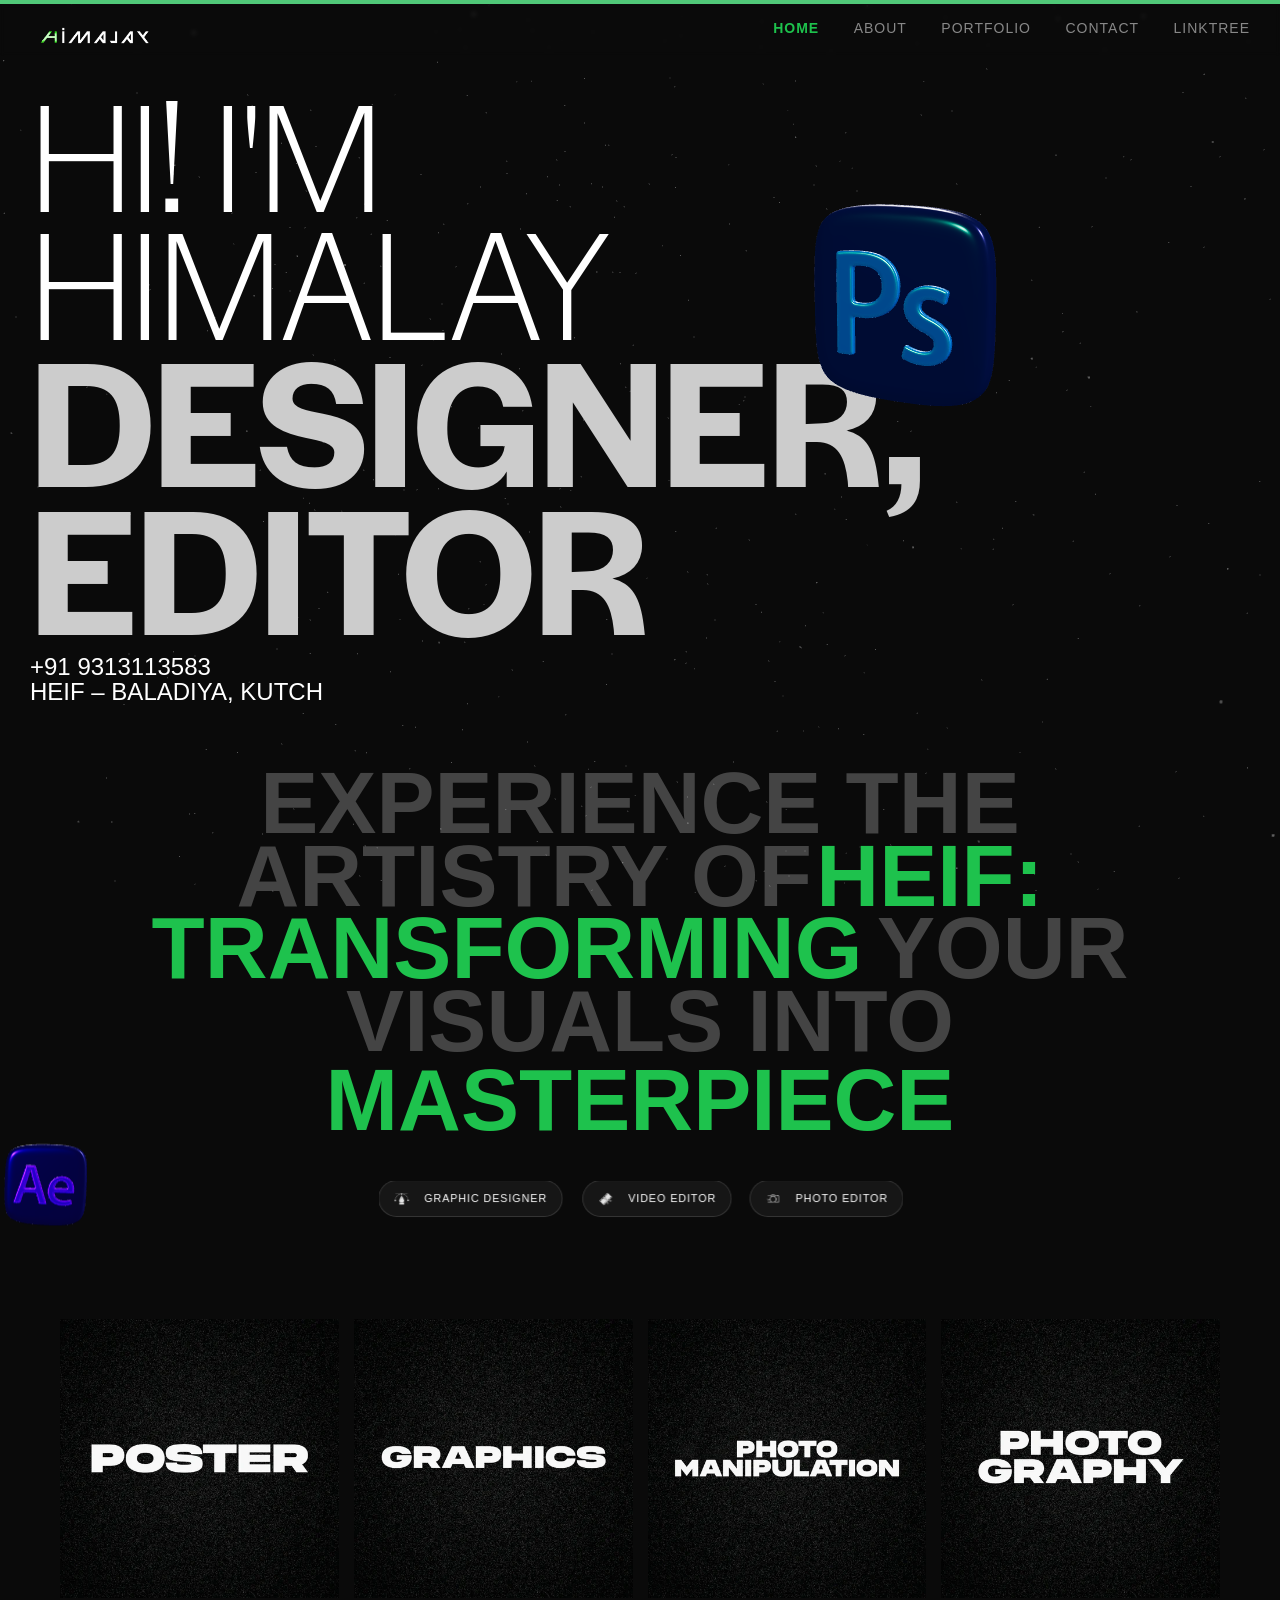
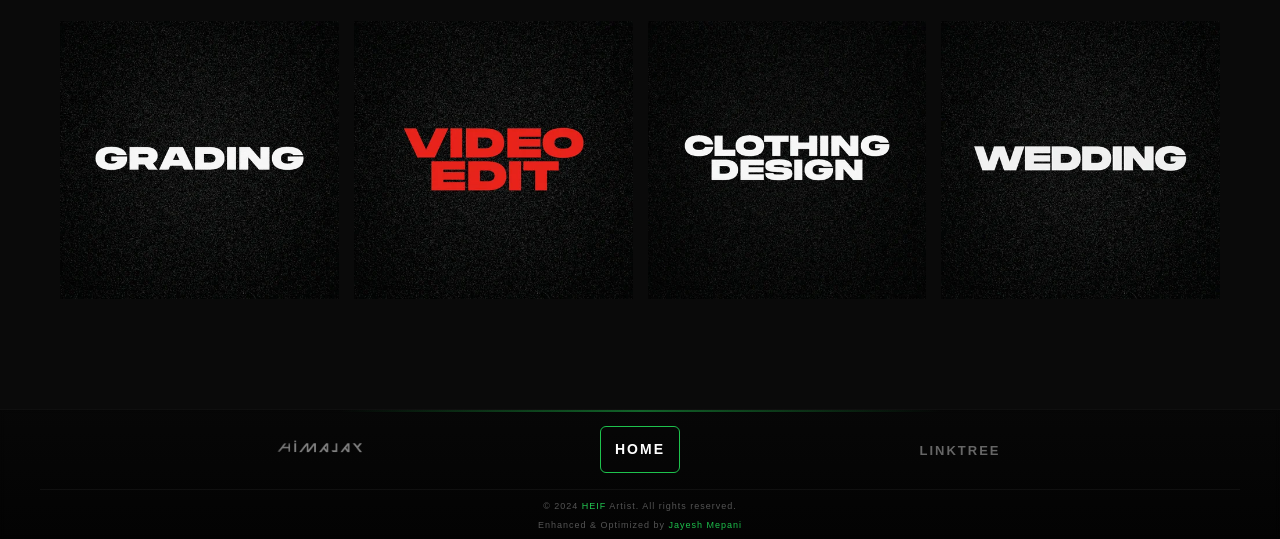
<file: index.html>
<!doctype html>
<html lang="en">

<head>
  <meta charset="UTF-8" />
  <meta name="viewport" content="width=device-width, initial-scale=1.0" />
  <title>HEIF Artist | Graphic Designer & Video Editor</title>
  <meta name="description"
    content="HEIF is a professional graphic designer and video editor from Kutch, India. Specializing in poster design, motion graphics, photo editing, and video production." />
  <meta name="author" content="Jayesh Mepani" />
  <meta name="robots" content="index, follow" />
  <meta name="theme-color" content="#000000" />
  <meta name="format-detection" content="telephone=no">
  <meta property="og:type" content="website" />
  <meta property="og:title" content="HEIF Artist | Graphic Designer & Video Editor" />
  <meta property="og:description"
    content="Professional graphic designer and video editor transforming your visuals into masterpieces." />
  <meta property="og:image" content="assets/img/logo-full.png" />
  <meta property="og:site_name" content="HEIF Artist" />
  <link rel="icon" type="image/png" href="assets/img/logow.png" />
  <link rel="apple-touch-icon" href="assets/img/logow.png" />

  <link rel="stylesheet" href="assets/css/css.css?v=20261026-speed2" />
  <link rel="stylesheet" href="assets/css/cursor.css?v=20261026-speed2" />

  <script src="assets/js/script.js?v=20261026-speed2" defer></script>

  <script src="assets/js/scroll-animations.js?v=20261026-speed2" defer></script>

<link rel="stylesheet" href="assets/css/performance.css?v=20261026-motion">
<script src="assets/js/image-delivery.js?v=20261026-speed2" defer></script>
<script src="assets/js/animation-loader.js?v=20261026-motion2" defer></script>
<noscript><style>.lazy-image{display:none!important}</style></noscript>
</head>

<body id="home-page">
  <!-- Skip Link for Accessibility -->
  <a href="#main-content" class="skip-link">Skip to main content</a>
  <div class="scroll-tracker"></div>
  <!-- Preloader -->

  <canvas id="webgl-canvas" aria-hidden="true"></canvas>
  <div class="stars-layer">
    <div class="stars-extra"></div>
  </div>
  <header role="banner">
    <div class="header__logo">
      <a href="index.html" aria-label="HEIF Artist Home"><img src="assets/optimized/b6daf8fdbaca4369-480.webp"
          alt="HEIF Artist Logo" id="anim-logo-h" fetchpriority="high" loading="eager" decoding="async" /></a>
    </div>
    <nav aria-label="Main navigation">
      <ul role="list">
        <li><a href="index.html" aria-current="page">Home</a></li>
        <li><a href="about.html">About</a></li>
        <li><a href="work.html">Portfolio</a></li>
        <li><a href="contact.html">Contact</a></li>
        <li><a href="linktree.html">Linktree</a></li>
      </ul>
      <a href="#" class="nav-toggle hover-link" aria-label="Toggle navigation menu" aria-expanded="false"><svg
          viewBox="0 0 24 24" fill="currentColor" aria-hidden="true" width="24" height="24">
          <path d="M3 6h18v2H3V6zm0 5h18v2H3v-2zm0 5h18v2H3v-2z" />
        </svg></a>
    </nav>
  </header>
  <main id="main-content">
    <section class="hero" aria-labelledby="hero-heading">
      <img class="model-still model-still-ps" src="assets/optimized/photoshop-still.webp" width="184" height="205" alt="" aria-hidden="true" fetchpriority="low" decoding="async">
      <div id="hero-3d-model" aria-hidden="true"></div>
      <h1 id="hero-heading" class="reveal">
        HI! I'M <br />HIMALAY <br /><span style="display: block">DESIGNER,</span><br style="display: contents" /><span
          style="display: block">EDITOR</span>
      </h1>
      <p class="contact-info reveal" style="transition-delay: 0.2s; display: flex; flex-direction: column;">
        <span class="text-trim"><a href="tel:+919313113583" style="color: white;">+91 9313113583</a></span>
        <span>HEIF – <a href="https://maps.app.goo.gl/uYJQntNhiBuWUcR98" target="_blank" rel="noopener noreferrer"
            style="color: white;">BALADIYA, KUTCH</a></span>
      </p>
    </section>

    <section class="hero1" style="position: relative;">
      <!-- Isolated 3D Container for After Effects Logo directly in the section it scrolls with -->
      <img class="model-still model-still-ae lazy-image" data-src="assets/optimized/after-effects-still.webp" width="121" height="117" alt="" aria-hidden="true" loading="lazy" decoding="async" src="data:image/svg+xml,%3Csvg%20xmlns%3D%27http%3A%2F%2Fwww.w3.org%2F2000%2Fsvg%27%20width%3D%27121%27%20height%3D%27117%27%2F%3E"><noscript><img class="model-still model-still-ae" src="assets/optimized/after-effects-still.webp" width="121" height="117" alt="" aria-hidden="true" loading="lazy" decoding="async"></noscript>
      <div id="ae-3d-model" aria-hidden="true" style="position:absolute; inset:auto; translate:-60% 40%; width:100%; height:100%; z-index:-1; pointer-events:none;"></div>

      <div class="hero1-parallax-wrapper">
        <h2 id="heif" class="reveal">EXPERIENCE THE</h2><br>
        <h2 id="hei" class="reveal" style="transition-delay: 0.1s">
          ARTISTRY OF
        </h2>
        <h2 class="reveal" style="transition-delay: 0.2s">
          <span class="hover-text">HEIF:</span><br>
        </h2><br>
        <h2 class="reveal" style="transition-delay: 0.3s">
          <span class="hover-text">TRANSFORMING</span>
        </h2>
        <h2 id="he" class="reveal" style="transition-delay: 0.4s">YOUR</h2><br>
        <h2 id="h" class="reveal" style="transition-delay: 0.5s">
          VISUALS INTO
        </h2><br>
        <h2 class="reveal" style="transition-delay: 0.6s">
          <span class="hover-text">MASTERPIECE</span><br>
        </h2>
        <div class="role-badges reveal" style="transition-delay: 0.7s">
          <span class="role-badge">
            <img data-src="assets/optimized/icon-2437249dfc.webp" alt="" style="margin-right: 8px;" loading="lazy"
              decoding="async" class="lazy-image" src="[data-uri]"><noscript><img src="assets/optimized/icon-2437249dfc.webp" alt="" style="margin-right: 8px;" loading="lazy"
              decoding="async"></noscript>
            Graphic Designer
          </span>
          <span class="role-badge">
            <img data-src="assets/optimized/icon-f5f1dbacb8.webp" alt="" style="margin-right: 8px;" loading="lazy"
              decoding="async" class="lazy-image" src="[data-uri]"><noscript><img src="assets/optimized/icon-f5f1dbacb8.webp" alt="" style="margin-right: 8px;" loading="lazy"
              decoding="async"></noscript>
            Video Editor
          </span>
          <span class="role-badge">
            <img data-src="assets/optimized/icon-7ff6203374.webp" alt="" style="margin-right: 8px;" loading="lazy"
              decoding="async" class="lazy-image" src="[data-uri]"><noscript><img src="assets/optimized/icon-7ff6203374.webp" alt="" style="margin-right: 8px;" loading="lazy"
              decoding="async"></noscript>
            Photo Editor
          </span>
        </div>
      </div>
    </section>

    <section class="portfolio-container" aria-label="Featured portfolio items">
      <article class="thumbnail">
        <a href="work-detailposter.html"><img data-src="assets/optimized/7ca29b3886ff9124-750.webp"
            alt="Poster design portfolio showcase" loading="lazy" decoding="async" data-srcset="assets/optimized/7ca29b3886ff9124-480.webp 480w, assets/optimized/7ca29b3886ff9124-750.webp 750w" sizes="(max-width: 600px) 100vw, (max-width: 1024px) 50vw, 33vw" width="750" height="750" class="lazy-image" src="data:image/svg+xml,%3Csvg%20xmlns%3D%27http%3A%2F%2Fwww.w3.org%2F2000%2Fsvg%27%20width%3D%27750%27%20height%3D%27750%27%2F%3E" /><noscript><img src="assets/optimized/7ca29b3886ff9124-750.webp"
            alt="Poster design portfolio showcase" loading="lazy" decoding="async" srcset="assets/optimized/7ca29b3886ff9124-480.webp 480w, assets/optimized/7ca29b3886ff9124-750.webp 750w" sizes="(max-width: 600px) 100vw, (max-width: 1024px) 50vw, 33vw" width="750" height="750" /></noscript>
          <div class="caption">POSTER DESIGN</div>
        </a>
      </article>
      <article class="thumbnail">
        <a href="work-detailgraphics.html"><img data-src="assets/optimized/047d73d7ba27ed36-750.webp"
            alt="Graphic design portfolio showcase" loading="lazy" decoding="async" data-srcset="assets/optimized/047d73d7ba27ed36-480.webp 480w, assets/optimized/047d73d7ba27ed36-750.webp 750w" sizes="(max-width: 600px) 100vw, (max-width: 1024px) 50vw, 33vw" width="750" height="750" class="lazy-image" src="data:image/svg+xml,%3Csvg%20xmlns%3D%27http%3A%2F%2Fwww.w3.org%2F2000%2Fsvg%27%20width%3D%27750%27%20height%3D%27750%27%2F%3E" /><noscript><img src="assets/optimized/047d73d7ba27ed36-750.webp"
            alt="Graphic design portfolio showcase" loading="lazy" decoding="async" srcset="assets/optimized/047d73d7ba27ed36-480.webp 480w, assets/optimized/047d73d7ba27ed36-750.webp 750w" sizes="(max-width: 600px) 100vw, (max-width: 1024px) 50vw, 33vw" width="750" height="750" /></noscript>
          <div class="caption">GRAPHIC DESIGN</div>
        </a>
      </article>
      <article class="thumbnail">
        <a href="work-detailmanipulation.html"><img data-src="assets/optimized/44ca6e3bd7c35fba-750.webp"
            alt="Photo manipulation portfolio showcase" loading="lazy" decoding="async" data-srcset="assets/optimized/44ca6e3bd7c35fba-480.webp 480w, assets/optimized/44ca6e3bd7c35fba-750.webp 750w" sizes="(max-width: 600px) 100vw, (max-width: 1024px) 50vw, 33vw" width="750" height="750" class="lazy-image" src="data:image/svg+xml,%3Csvg%20xmlns%3D%27http%3A%2F%2Fwww.w3.org%2F2000%2Fsvg%27%20width%3D%27750%27%20height%3D%27750%27%2F%3E" /><noscript><img src="assets/optimized/44ca6e3bd7c35fba-750.webp"
            alt="Photo manipulation portfolio showcase" loading="lazy" decoding="async" srcset="assets/optimized/44ca6e3bd7c35fba-480.webp 480w, assets/optimized/44ca6e3bd7c35fba-750.webp 750w" sizes="(max-width: 600px) 100vw, (max-width: 1024px) 50vw, 33vw" width="750" height="750" /></noscript>
          <div class="caption">PHOTO MANIPULATION</div>
        </a>
      </article>
      <article class="thumbnail">
        <a href="work-detailphotography.html"><img data-src="assets/optimized/d8f2dd52a62703d9-750.webp"
            alt="Photography portfolio showcase" loading="lazy" decoding="async" data-srcset="assets/optimized/d8f2dd52a62703d9-480.webp 480w, assets/optimized/d8f2dd52a62703d9-750.webp 750w" sizes="(max-width: 600px) 100vw, (max-width: 1024px) 50vw, 33vw" width="750" height="750" class="lazy-image" src="data:image/svg+xml,%3Csvg%20xmlns%3D%27http%3A%2F%2Fwww.w3.org%2F2000%2Fsvg%27%20width%3D%27750%27%20height%3D%27750%27%2F%3E" /><noscript><img src="assets/optimized/d8f2dd52a62703d9-750.webp"
            alt="Photography portfolio showcase" loading="lazy" decoding="async" srcset="assets/optimized/d8f2dd52a62703d9-480.webp 480w, assets/optimized/d8f2dd52a62703d9-750.webp 750w" sizes="(max-width: 600px) 100vw, (max-width: 1024px) 50vw, 33vw" width="750" height="750" /></noscript>
          <div class="caption">PHOTOGRAPHY</div>
        </a>
      </article>
      <article class="thumbnail">
        <a href="work-detailgrading.html"><img data-src="assets/optimized/543cd27e62929a2a-750.webp"
            alt="Color grading portfolio showcase" loading="lazy" decoding="async" data-srcset="assets/optimized/543cd27e62929a2a-480.webp 480w, assets/optimized/543cd27e62929a2a-750.webp 750w" sizes="(max-width: 600px) 100vw, (max-width: 1024px) 50vw, 33vw" width="750" height="750" class="lazy-image" src="data:image/svg+xml,%3Csvg%20xmlns%3D%27http%3A%2F%2Fwww.w3.org%2F2000%2Fsvg%27%20width%3D%27750%27%20height%3D%27750%27%2F%3E" /><noscript><img src="assets/optimized/543cd27e62929a2a-750.webp"
            alt="Color grading portfolio showcase" loading="lazy" decoding="async" srcset="assets/optimized/543cd27e62929a2a-480.webp 480w, assets/optimized/543cd27e62929a2a-750.webp 750w" sizes="(max-width: 600px) 100vw, (max-width: 1024px) 50vw, 33vw" width="750" height="750" /></noscript>
          <div class="caption">GRADING</div>
        </a>
      </article>
      <article class="thumbnail">
        <a href="work-detailvideowork.html"><img data-src="assets/optimized/5f943dada0cefe4b-750.webp"
            alt="Video editing portfolio showcase" loading="lazy" decoding="async" data-srcset="assets/optimized/5f943dada0cefe4b-480.webp 480w, assets/optimized/5f943dada0cefe4b-750.webp 750w" sizes="(max-width: 600px) 100vw, (max-width: 1024px) 50vw, 33vw" width="750" height="750" class="lazy-image" src="data:image/svg+xml,%3Csvg%20xmlns%3D%27http%3A%2F%2Fwww.w3.org%2F2000%2Fsvg%27%20width%3D%27750%27%20height%3D%27750%27%2F%3E" /><noscript><img src="assets/optimized/5f943dada0cefe4b-750.webp"
            alt="Video editing portfolio showcase" loading="lazy" decoding="async" srcset="assets/optimized/5f943dada0cefe4b-480.webp 480w, assets/optimized/5f943dada0cefe4b-750.webp 750w" sizes="(max-width: 600px) 100vw, (max-width: 1024px) 50vw, 33vw" width="750" height="750" /></noscript>
          <div class="caption">VIDEO EDITING</div>
        </a>
      </article>
      <article class="thumbnail">
        <a href="work-detailclothing.html"><img data-src="assets/optimized/475c29327cdfbc1c-750.webp"
            alt="Clothing design portfolio showcase" loading="lazy" decoding="async" data-srcset="assets/optimized/475c29327cdfbc1c-480.webp 480w, assets/optimized/475c29327cdfbc1c-750.webp 750w" sizes="(max-width: 600px) 100vw, (max-width: 1024px) 50vw, 33vw" width="750" height="750" class="lazy-image" src="data:image/svg+xml,%3Csvg%20xmlns%3D%27http%3A%2F%2Fwww.w3.org%2F2000%2Fsvg%27%20width%3D%27750%27%20height%3D%27750%27%2F%3E" /><noscript><img src="assets/optimized/475c29327cdfbc1c-750.webp"
            alt="Clothing design portfolio showcase" loading="lazy" decoding="async" srcset="assets/optimized/475c29327cdfbc1c-480.webp 480w, assets/optimized/475c29327cdfbc1c-750.webp 750w" sizes="(max-width: 600px) 100vw, (max-width: 1024px) 50vw, 33vw" width="750" height="750" /></noscript>
          <div class="caption">CLOTHING DESIGN</div>
        </a>
      </article>
      <article class="thumbnail">
        <a href="work-detailwedding.html"><img data-src="assets/optimized/d92c7d3d3d96faa1-750.webp"
            alt="Wedding portfolio showcase" loading="lazy" decoding="async" data-srcset="assets/optimized/d92c7d3d3d96faa1-480.webp 480w, assets/optimized/d92c7d3d3d96faa1-750.webp 750w" sizes="(max-width: 600px) 100vw, (max-width: 1024px) 50vw, 33vw" width="750" height="750" class="lazy-image" src="data:image/svg+xml,%3Csvg%20xmlns%3D%27http%3A%2F%2Fwww.w3.org%2F2000%2Fsvg%27%20width%3D%27750%27%20height%3D%27750%27%2F%3E" /><noscript><img src="assets/optimized/d92c7d3d3d96faa1-750.webp"
            alt="Wedding portfolio showcase" loading="lazy" decoding="async" srcset="assets/optimized/d92c7d3d3d96faa1-480.webp 480w, assets/optimized/d92c7d3d3d96faa1-750.webp 750w" sizes="(max-width: 600px) 100vw, (max-width: 1024px) 50vw, 33vw" width="750" height="750" /></noscript>
          <div class="caption">WEDDING</div>
        </a>
      </article>
    </section>
  </main>
  <footer class="footer" role="contentinfo">
    <div class="footer-container">
      <div class="footer-logo-container">
        <a href="index.html" aria-label="HEIF Artist Home" class="logo-link">
          <img data-src="assets/optimized/b6daf8fdbaca4369-1600.webp" alt="HEIF Artist Logo" class="footer-logo lazy-image" loading="lazy" decoding="async" data-srcset="assets/optimized/b6daf8fdbaca4369-480.webp 480w, assets/optimized/b6daf8fdbaca4369-960.webp 960w, assets/optimized/b6daf8fdbaca4369-1600.webp 1600w" sizes="160px" width="2550" height="596" src="data:image/svg+xml,%3Csvg%20xmlns%3D%27http%3A%2F%2Fwww.w3.org%2F2000%2Fsvg%27%20width%3D%272550%27%20height%3D%27596%27%2F%3E" /><noscript><img src="assets/optimized/b6daf8fdbaca4369-1600.webp" alt="HEIF Artist Logo" class="footer-logo" loading="lazy" decoding="async" srcset="assets/optimized/b6daf8fdbaca4369-480.webp 480w, assets/optimized/b6daf8fdbaca4369-960.webp 960w, assets/optimized/b6daf8fdbaca4369-1600.webp 1600w" sizes="160px" width="2550" height="596" /></noscript>
        </a>
      </div>
      <div class="footer-home">
        <a class="footer-btn home-btn" href="index.html">Home</a>
      </div>
      <div class="footer-social-media">
        <a href="linktree.html" target="_blank" rel="noopener noreferrer">LINKTREE</a>
      </div>
    </div>
    <div class="footer-rights">
      <p>&copy; 2024 <a href="https://www.instagram.com/himalay.heif" target="_blank" rel="noopener noreferrer"
          class="footer-brand-link">HEIF</a> Artist. All rights reserved.
      </p>
      <p class="developer-credit">
        Enhanced & Optimized by
        <a href="https://jayeshmepani.github.io/Portfolio/" target="_blank" rel="noopener noreferrer">Jayesh Mepani</a>
      </p>
    </div>
  </footer>

  <!-- Abstracted section popups (Must be on relative body so 3D transforms on .hero1 don't break strict X/Y mouse positioning) -->
  <div class="hover-image" id="hover-image-1" aria-hidden="true">
    <img data-src="assets/optimized/7a1eee7cc852a68e-1500.webp" alt="Tattoo Image 1" loading="lazy" decoding="async" data-srcset="assets/optimized/7a1eee7cc852a68e-480.webp 480w, assets/optimized/7a1eee7cc852a68e-960.webp 960w, assets/optimized/7a1eee7cc852a68e-1500.webp 1500w" sizes="(max-width: 600px) 100vw, (max-width: 1024px) 50vw, 33vw" width="1500" height="1500" class="lazy-image" src="data:image/svg+xml,%3Csvg%20xmlns%3D%27http%3A%2F%2Fwww.w3.org%2F2000%2Fsvg%27%20width%3D%271500%27%20height%3D%271500%27%2F%3E" /><noscript><img src="assets/optimized/7a1eee7cc852a68e-1500.webp" alt="Tattoo Image 1" loading="lazy" decoding="async" srcset="assets/optimized/7a1eee7cc852a68e-480.webp 480w, assets/optimized/7a1eee7cc852a68e-960.webp 960w, assets/optimized/7a1eee7cc852a68e-1500.webp 1500w" sizes="(max-width: 600px) 100vw, (max-width: 1024px) 50vw, 33vw" width="1500" height="1500" /></noscript>
  </div>
  <div class="hover-image" id="hover-image-2" aria-hidden="true">
    <img data-src="assets/optimized/7521c19f68739609-1600.webp" alt="Tattoo Image 2" loading="lazy" decoding="async" data-srcset="assets/optimized/7521c19f68739609-480.webp 480w, assets/optimized/7521c19f68739609-960.webp 960w, assets/optimized/7521c19f68739609-1600.webp 1600w" sizes="(max-width: 600px) 100vw, (max-width: 1024px) 50vw, 33vw" width="2568" height="2568" class="lazy-image" src="data:image/svg+xml,%3Csvg%20xmlns%3D%27http%3A%2F%2Fwww.w3.org%2F2000%2Fsvg%27%20width%3D%272568%27%20height%3D%272568%27%2F%3E" /><noscript><img src="assets/optimized/7521c19f68739609-1600.webp" alt="Tattoo Image 2" loading="lazy" decoding="async" srcset="assets/optimized/7521c19f68739609-480.webp 480w, assets/optimized/7521c19f68739609-960.webp 960w, assets/optimized/7521c19f68739609-1600.webp 1600w" sizes="(max-width: 600px) 100vw, (max-width: 1024px) 50vw, 33vw" width="2568" height="2568" /></noscript>
  </div>
  <div class="hover-image" id="hover-image-3" aria-hidden="true">
    <img data-src="assets/optimized/b8c19d8ec1d7cc53-1500.webp" alt="Tattoo Image 3" loading="lazy" decoding="async" data-srcset="assets/optimized/b8c19d8ec1d7cc53-480.webp 480w, assets/optimized/b8c19d8ec1d7cc53-960.webp 960w, assets/optimized/b8c19d8ec1d7cc53-1500.webp 1500w" sizes="(max-width: 600px) 100vw, (max-width: 1024px) 50vw, 33vw" width="1500" height="1500" class="lazy-image" src="data:image/svg+xml,%3Csvg%20xmlns%3D%27http%3A%2F%2Fwww.w3.org%2F2000%2Fsvg%27%20width%3D%271500%27%20height%3D%271500%27%2F%3E" /><noscript><img src="assets/optimized/b8c19d8ec1d7cc53-1500.webp" alt="Tattoo Image 3" loading="lazy" decoding="async" srcset="assets/optimized/b8c19d8ec1d7cc53-480.webp 480w, assets/optimized/b8c19d8ec1d7cc53-960.webp 960w, assets/optimized/b8c19d8ec1d7cc53-1500.webp 1500w" sizes="(max-width: 600px) 100vw, (max-width: 1024px) 50vw, 33vw" width="1500" height="1500" /></noscript>
  </div>

</body>

</html>
</file>
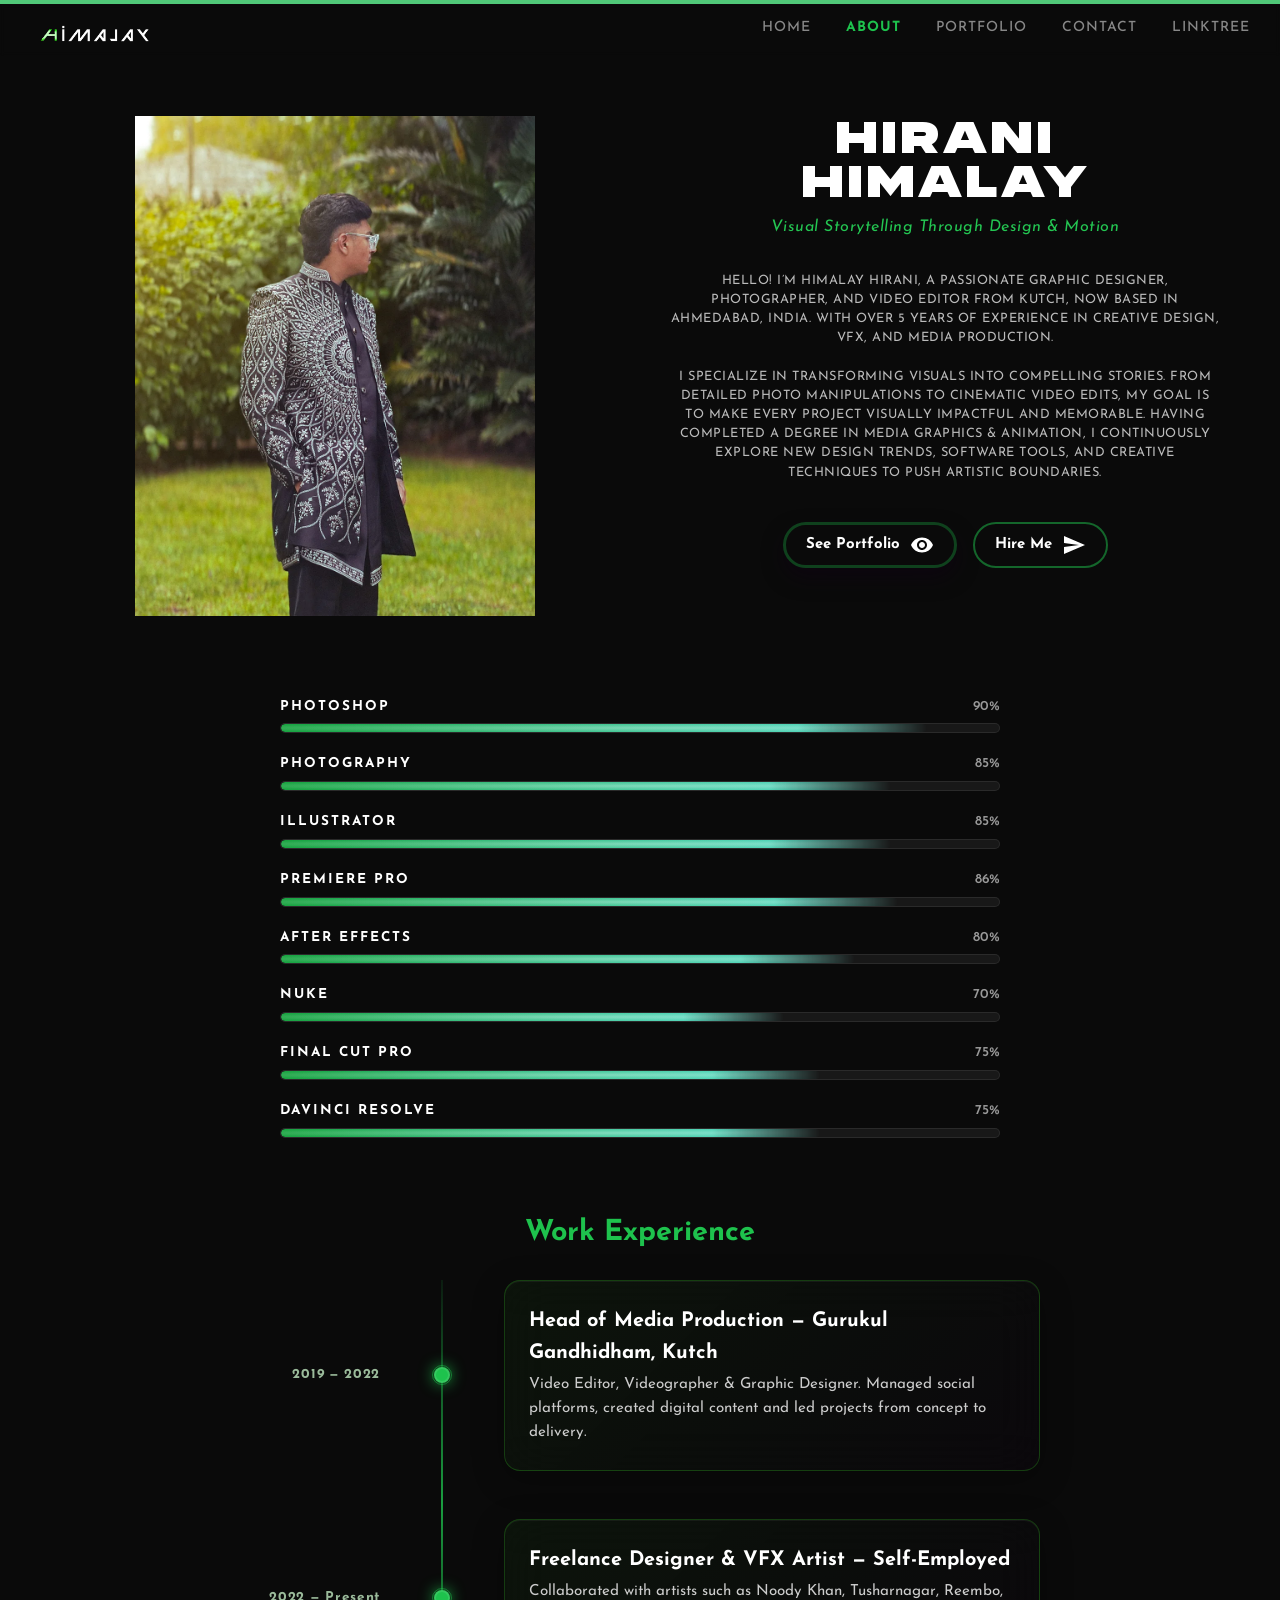
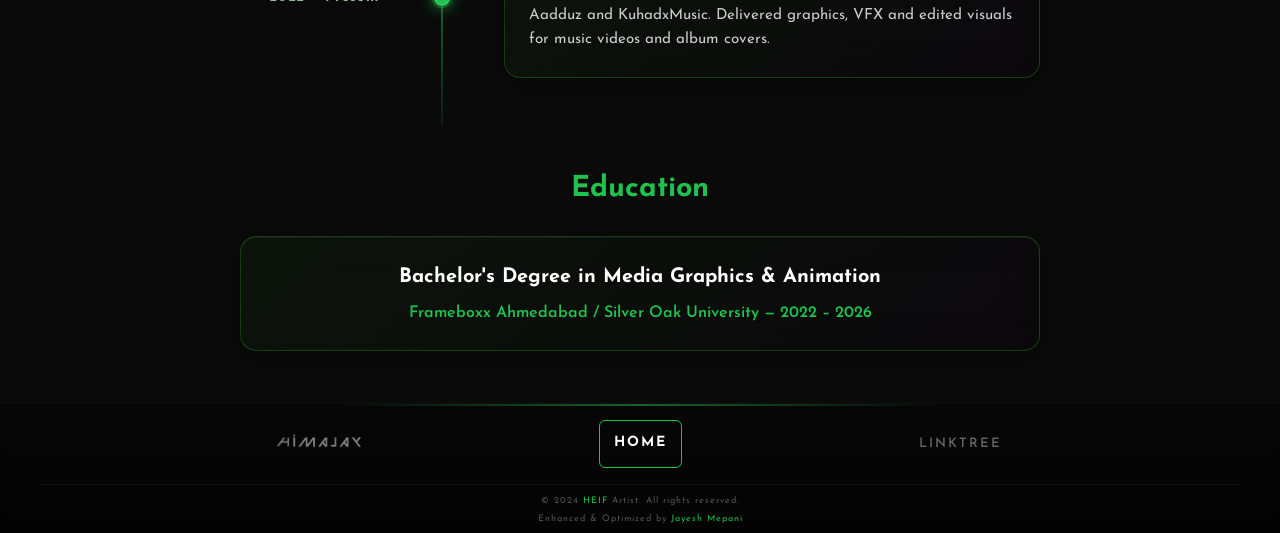
<file: about.html>
<!DOCTYPE html>
<html lang="en">

<head>
	<meta charset="UTF-8">
	<meta name="viewport" content="width=device-width, initial-scale=1.0">

	<!-- SEO Meta Tags -->
	<title>About | HEIF Artist - Graphic Designer & Video Editor</title>
	<meta name="description"
		content="Learn about HEIF, a professional graphic designer and video editor from Kutch, India. Explore my skills in Premiere Pro, After Effects, Photoshop, and more.">
	<meta name="author" content="Jayesh Mepani">
	<meta name="robots" content="index, follow">
	<meta name="theme-color" content="#000000">

	<!-- Open Graph / Facebook -->
	<meta property="og:type" content="website">
	<meta property="og:title" content="About | HEIF Artist">
	<meta property="og:description"
		content="Professional graphic designer and video editor with expertise in Premiere Pro, After Effects, and Photoshop.">
	<meta property="og:image" content="assets/img/logo-full.png" />
	<meta property="og:site_name" content="HEIF Artist">

	<!-- Preconnect for Performance (Google Fonts) -->

	<!-- Favicon -->
	<link rel="icon" type="image/png" href="assets/img/logow.png">
	<link rel="apple-touch-icon" href="assets/img/logow.png">

	<link rel="stylesheet" href="assets/css/css.css?v=20261026-speed2">
	<link rel="stylesheet" href="assets/css/cursor.css?v=20261026-speed2">

	<script src="assets/js/script.js?v=20261026-speed2" defer></script>

	<script src="assets/js/scroll-animations.js?v=20261026-speed2" defer></script>

<link rel="stylesheet" href="assets/css/performance.css?v=20261026-speed2">
<script src="assets/js/image-delivery.js?v=20261026-speed2" defer></script>
<noscript><style>.lazy-image{display:none!important}</style></noscript>
</head>

<body>
	<!-- Skip Link for Accessibility -->
	<a href="#main-content" class="skip-link">Skip to main content</a>
	<div class="scroll-tracker"></div>

	<!-- Preloader -->

	<div class="stars-layer">
		<div class="stars-extra"></div>
	</div>

	<header role="banner">
		<div class="header__logo">
			<a href="index.html" aria-label="HEIF Artist Home">
				<img src="assets/optimized/b6daf8fdbaca4369-480.webp" alt="HEIF Artist Logo" id="anim-logo-h" loading="eager" decoding="async">
			</a>
		</div>
		<nav aria-label="Main navigation">
			<ul role="list">
				<li><a href="index.html">Home</a></li>
				<li><a href="about.html" aria-current="page">About</a></li>
				<li><a href="work.html">Portfolio</a></li>
				<li><a href="contact.html">Contact</a></li>
				<li><a href="linktree.html">Linktree</a></li>
			</ul>
			<a href="#" class="nav-toggle hover-link" aria-label="Toggle navigation menu" aria-expanded="false">
				<svg viewBox="0 0 24 24" fill="currentColor" aria-hidden="true" width="24" height="24">
					<path d="M3 6h18v2H3V6zm0 5h18v2H3v-2zm0 5h18v2H3v-2z" />
				</svg>
			</a>
		</nav>
	</header>

	<!-- Main Content -->
	<main id="main-content">
		<section class="about-section" aria-labelledby="about-heading">
			<div class="about-layout">
				<!-- Left: Portrait -->
				<div class="about-portrait">
					<picture id="about-img">
						<source media="(max-width: 768px)" srcset="assets/optimized/about-mobile-480.webp 480w, assets/optimized/about-mobile-960.webp 960w" sizes="100vw">
						<img data-src="assets/optimized/066c63ee842e01c2-1481.webp" alt="Himalay Hirani portrait" loading="lazy"
						 decoding="async" data-srcset="assets/optimized/066c63ee842e01c2-480.webp 480w, assets/optimized/066c63ee842e01c2-960.webp 960w, assets/optimized/066c63ee842e01c2-1481.webp 1481w" sizes="(max-width: 768px) 100vw, 50vw" width="1481" height="1852" class="lazy-image" src="data:image/svg+xml,%3Csvg%20xmlns%3D%27http%3A%2F%2Fwww.w3.org%2F2000%2Fsvg%27%20width%3D%271481%27%20height%3D%271852%27%2F%3E"><noscript><img src="assets/optimized/066c63ee842e01c2-1481.webp" alt="Himalay Hirani portrait" loading="lazy"
						 decoding="async" srcset="assets/optimized/066c63ee842e01c2-480.webp 480w, assets/optimized/066c63ee842e01c2-960.webp 960w, assets/optimized/066c63ee842e01c2-1481.webp 1481w" sizes="(max-width: 768px) 100vw, 50vw" width="1481" height="1852"></noscript>
					</picture>
				</div>

				<!-- Right: Bio + Skills -->
				<div class="about-right">
					<h1 id="about-heading" class="about-name">HIRANI<br>HIMALAY</h1>
					<p class="about-tagline">Visual Storytelling Through Design & Motion</p>

					<p class="about-bio-text">Hello! I’m Himalay Hirani, a passionate Graphic Designer, Photographer,
						and Video Editor from Kutch, now based in Ahmedabad, India.
						With over 5 years of experience in creative design, VFX, and media
						production.
						<br>
						<br>
						I specialize in transforming visuals into compelling stories. From detailed
						photo manipulations to cinematic video edits, my goal is to make every
						project visually impactful and memorable.
						Having completed a Degree in Media Graphics & Animation, I
						continuously explore new design trends, software tools, and creative
						techniques to push artistic boundaries.
					</p>

					<div class="about-cta">
						<a class="button" href="work.html">
							<span>See Portfolio</span>
							<svg class="icon" viewBox="0 0 24 24" fill="currentColor" width="24" height="24">
								<path
									d="M12 4.5C7 4.5 2.73 7.61 1 12c1.73 4.39 6 7.5 11 7.5s9.27-3.11 11-7.5c-1.73-4.39-6-7.5-11-7.5zM12 17c-2.76 0-5-2.24-5-5s2.24-5 5-5 5 2.24 5 5-2.24 5-5 5zm0-8c-1.66 0-3 1.34-3 3s1.34 3 3 3 3-1.34 3-3-1.34-3-3-3z" />
							</svg>
						</a>
						<a class="button ghost" href="contact.html">
							<span>Hire Me</span>
							<svg class="icon" viewBox="0 0 24 24" fill="currentColor" width="24" height="24">
								<path d="M2.01 21L23 12 2.01 3 2 10l15 2-15 2z" />
							</svg>
						</a>
					</div>

				</div>
			</div>
		</section>

		<!-- Work Experience & Education -->
		<section class="about-lower" aria-label="Experience and Education">
			<div class="about-lower-inner">
				<div class="about-skills-list about-lower-inner">
					<div class="about-skill">
						<div class="about-skill-info"><span class="skill-name">PHOTOSHOP</span><span
								class="skill-percentage">90%</span></div>
						<div class="skill-bar">
							<div class="skill-fill" style="width: 90%;">
								<div class="skill-liquid"></div>
							</div>
						</div>
					</div>
					<div class="about-skill">
						<div class="about-skill-info"><span class="skill-name">PHOTOGRAPHY</span><span
								class="skill-percentage">85%</span></div>
						<div class="skill-bar">
							<div class="skill-fill" style="width: 85%;">
								<div class="skill-liquid"></div>
							</div>
						</div>
					</div>
					<div class="about-skill">
						<div class="about-skill-info"><span class="skill-name">ILLUSTRATOR</span><span
								class="skill-percentage">85%</span></div>
						<div class="skill-bar">
							<div class="skill-fill" style="width: 85%;">
								<div class="skill-liquid"></div>
							</div>
						</div>
					</div>
					<div class="about-skill">
						<div class="about-skill-info"><span class="skill-name">PREMIERE PRO</span><span
								class="skill-percentage">86%</span></div>
						<div class="skill-bar">
							<div class="skill-fill" style="width: 86%;">
								<div class="skill-liquid"></div>
							</div>
						</div>
					</div>
					<div class="about-skill">
						<div class="about-skill-info"><span class="skill-name">AFTER EFFECTS</span><span
								class="skill-percentage">80%</span></div>
						<div class="skill-bar">
							<div class="skill-fill" style="width: 80%;">
								<div class="skill-liquid"></div>
							</div>
						</div>
					</div>
					<div class="about-skill">
						<div class="about-skill-info"><span class="skill-name">NUKE</span><span
								class="skill-percentage">70%</span></div>
						<div class="skill-bar">
							<div class="skill-fill" style="width: 70%;">
								<div class="skill-liquid"></div>
							</div>
						</div>
					</div>
					<div class="about-skill">
						<div class="about-skill-info"><span class="skill-name">FINAL CUT PRO</span><span
								class="skill-percentage">75%</span></div>
						<div class="skill-bar">
							<div class="skill-fill" style="width: 75%;">
								<div class="skill-liquid"></div>
							</div>
						</div>
					</div>
					<div class="about-skill">
						<div class="about-skill-info"><span class="skill-name">DAVINCI RESOLVE</span><span
								class="skill-percentage">75%</span></div>
						<div class="skill-bar">
							<div class="skill-fill" style="width: 75%;">
								<div class="skill-liquid"></div>
							</div>
						</div>
					</div>
				</div>
				<div class="experience">
					<h2 class="subheading">Work Experience</h2>
					<ol class="timeline-container">
						<li class="timeline-item">
							<article>
								<div class="timeline-date"><time datetime="2019">2019</time> — <time
										datetime="2022">2022</time></div>
								<div class="timeline-icon" aria-hidden="true"></div>
								<div class="timeline-content">
									<div class="glass-card">
										<div class="timeline-body">
											<h3>Head of Media Production — Gurukul Gandhidham, Kutch</h3>
											<p>Video Editor, Videographer &amp; Graphic Designer. Managed social
												platforms, created digital content and led projects from concept to
												delivery.</p>
											<span class="mobile-date">2019 — 2022</span>
										</div>
									</div>
								</div>
							</article>
						</li>
						<li class="timeline-item">
							<article>
								<div class="timeline-date"><time datetime="2022">2022</time> — Present</div>
								<div class="timeline-icon" aria-hidden="true"></div>
								<div class="timeline-content">
									<div class="glass-card">
										<div class="timeline-body">
											<h3>Freelance Designer &amp; VFX Artist — Self-Employed</h3>
											<p>Collaborated with artists such as Noody Khan, Tusharnagar, Reembo, Aadduz
												and KuhadxMusic. Delivered graphics, VFX and edited visuals for music
												videos and album covers.</p>
											<span class="mobile-date">2022 — Present</span>
										</div>
									</div>
								</div>
							</article>
						</li>
					</ol>
				</div>

				<div class="education">
					<h2 class="subheading">Education</h2>
					<div class="edu-card glass-card">
						<p><strong>Bachelor's Degree in Media Graphics &amp; Animation</strong></p>
						<p>Frameboxx Ahmedabad / Silver Oak University — 2022 – 2026</p>
					</div>
				</div>
			</div>
		</section>
	</main>

	<!-- Footer -->
	<footer class="footer" role="contentinfo">
		<div class="footer-container">
			<div class="footer-logo-container">
				<a href="index.html" aria-label="HEIF Artist Home">
					<img data-src="assets/optimized/b6daf8fdbaca4369-1600.webp" alt="HEIF Artist Logo" class="footer-logo lazy-image" loading="lazy"
					 decoding="async" data-srcset="assets/optimized/b6daf8fdbaca4369-480.webp 480w, assets/optimized/b6daf8fdbaca4369-960.webp 960w, assets/optimized/b6daf8fdbaca4369-1600.webp 1600w" sizes="160px" width="2550" height="596" src="data:image/svg+xml,%3Csvg%20xmlns%3D%27http%3A%2F%2Fwww.w3.org%2F2000%2Fsvg%27%20width%3D%272550%27%20height%3D%27596%27%2F%3E"><noscript><img src="assets/optimized/b6daf8fdbaca4369-1600.webp" alt="HEIF Artist Logo" class="footer-logo" loading="lazy"
					 decoding="async" srcset="assets/optimized/b6daf8fdbaca4369-480.webp 480w, assets/optimized/b6daf8fdbaca4369-960.webp 960w, assets/optimized/b6daf8fdbaca4369-1600.webp 1600w" sizes="160px" width="2550" height="596"></noscript>
				</a>
			</div>
			<div class="footer-home">
				<a class="footer-btn home-btn" href="index.html">Home</a>
			</div>
			<div class="footer-social-media">
				<a href="linktree.html" target="_blank" rel="noopener noreferrer">LINKTREE</a>
			</div>
		</div>
		<div class="footer-rights">
			<p>&copy; 2024 <a href="https://www.instagram.com/himalay.heif" target="_blank" rel="noopener noreferrer"
					class="footer-brand-link">HEIF</a> Artist. All rights
				reserved.</p>
			<p class="developer-credit">Enhanced & Optimized by <a href="https://jayeshmepani.github.io/Portfolio/"
					target="_blank" rel="noopener noreferrer">Jayesh Mepani</a></p>
		</div>
	</footer>

<script>

		// Skill bars — animate on scroll into view
		// Observe parent .about-skill (has real dimensions) instead of .skill-fill (scaleX(0) = zero width)
		const skills = document.querySelectorAll('.about-skill');
		const skillObserver = new IntersectionObserver((entries) => {
			entries.forEach((entry) => {
				if (entry.isIntersecting) {
					const fill = entry.target.querySelector('.skill-fill');
					if (fill) fill.classList.add('in-view');
					skillObserver.unobserve(entry.target);
				}
			});
		}, { threshold: 0.3 });

		skills.forEach((skill, i) => {
			// Stagger each bar with a CSS transition-delay
			const fill = skill.querySelector('.skill-fill');
			if (fill) fill.style.transitionDelay = `${i * 0.12}s`;
			skillObserver.observe(skill);
		});
	</script>
</body>

</html>
</file>
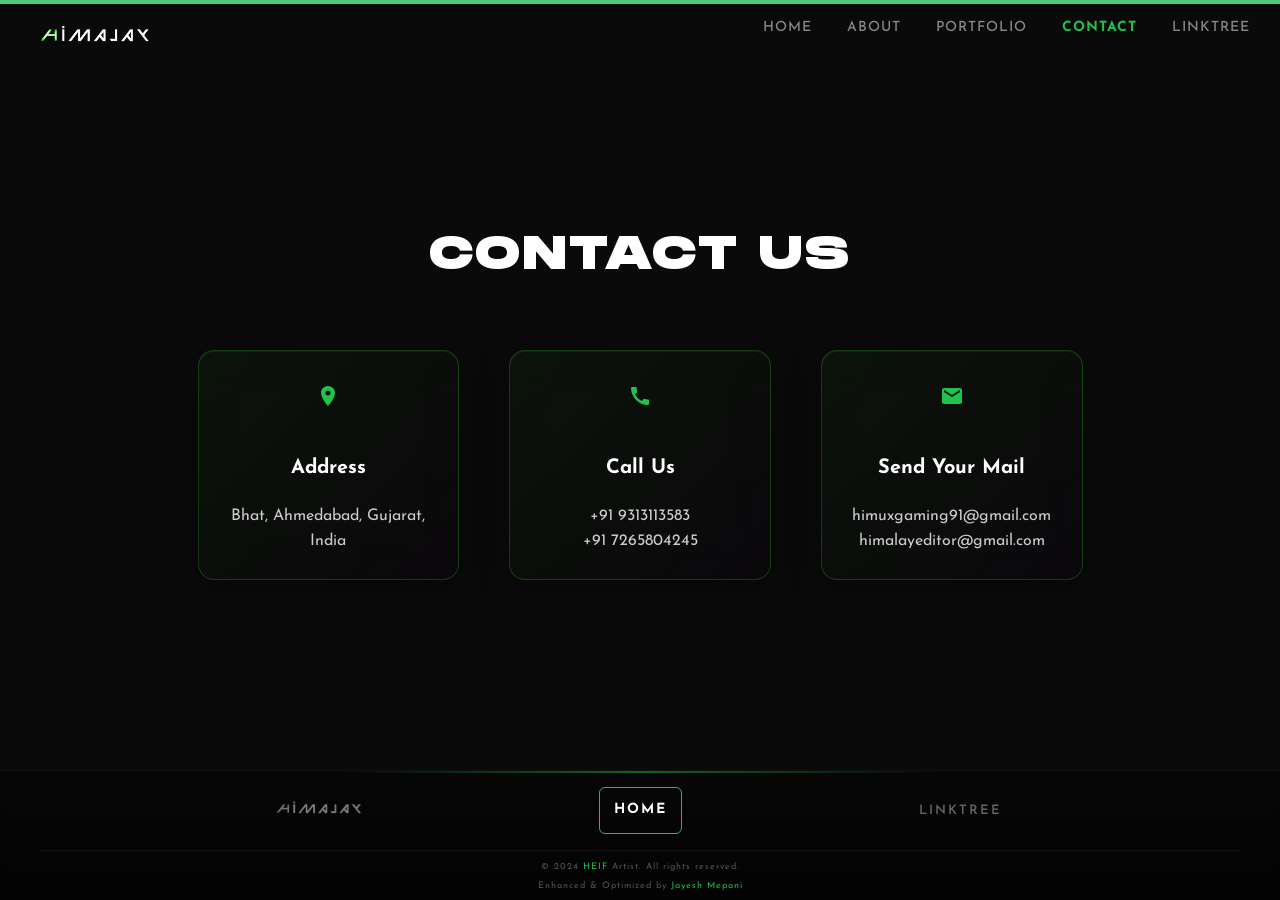
<file: contact.html>
<!DOCTYPE html>
<html lang="en">

<head>
	<meta charset="UTF-8">
	<meta name="viewport" content="width=device-width, initial-scale=1.0">

	<!-- SEO Meta Tags -->
	<title>Contact | HEIF Artist - Graphic Designer & Video Editor</title>
	<meta name="description"
		content="Get in touch with HEIF, a professional graphic designer and video editor from Ahmedabad, Gujarat, India.">
	<meta name="author" content="Jayesh Mepani">
	<meta name="robots" content="index, follow">
	<meta name="theme-color" content="#000000">

	<!-- Open Graph / Facebook -->
	<meta property="og:type" content="website">
	<meta property="og:title" content="Contact | HEIF Artist">
	<meta property="og:description" content="Get in touch with HEIF for graphic design and video editing services.">
	<meta property="og:image" content="assets/img/logo-full.png" />
	<meta property="og:site_name" content="HEIF Artist">

	<!-- Preconnect for Performance (Google Fonts) -->

	<!-- Favicon -->
	<link rel="icon" type="image/png" href="assets/img/logow.png">
	<link rel="apple-touch-icon" href="assets/img/logow.png">

	<link rel="stylesheet" href="assets/css/css.css?v=20261026-speed2">
	<link rel="stylesheet" href="assets/css/cursor.css?v=20261026-speed2">

	<script src="assets/js/script.js?v=20261026-speed2" defer></script>

	<script src="assets/js/scroll-animations.js?v=20261026-speed2" defer></script>

<link rel="stylesheet" href="assets/css/performance.css?v=20261026-speed2">
<script src="assets/js/image-delivery.js?v=20261026-speed2" defer></script>
<noscript><style>.lazy-image{display:none!important}</style></noscript>
</head>

<body>
	<!-- Skip Link for Accessibility -->
	<a href="#main-content" class="skip-link">Skip to main content</a>
	<div class="scroll-tracker"></div>

	<!-- Preloader -->

	<div class="stars-layer">
		<div class="stars-extra"></div>
	</div>
	<!-- Header -->
	<header role="banner">
		<div class="header__logo">
			<a href="index.html" aria-label="HEIF Artist Home"><img src="assets/optimized/b6daf8fdbaca4369-480.webp"
					alt="HEIF Artist Logo" id="anim-logo-h" loading="eager" decoding="async" /></a>
		</div>
		<nav aria-label="Main navigation">
			<ul role="list">
				<li><a href="index.html">Home</a></li>
				<li><a href="about.html">About</a></li>
				<li><a href="work.html">Portfolio</a></li>
				<li><a href="contact.html" aria-current="page">Contact</a></li>
				<li><a href="linktree.html">Linktree</a></li>
			</ul>
			<a href="#" class="nav-toggle hover-link" aria-label="Toggle navigation menu" aria-expanded="false">
				<svg viewBox="0 0 24 24" fill="currentColor" aria-hidden="true" width="24" height="24">
					<path d="M3 6h18v2H3V6zm0 5h18v2H3v-2zm0 5h18v2H3v-2z" />
				</svg>
			</a>
		</nav>
	</header>

	<!-- Main Content -->
	<main id="main-content">
		<section class="contact-section" aria-labelledby="contact-heading">
			<div class="container">
				<h1 id="contact-heading" class="contact-title">CONTACT US</h1>
				<div class="contact-grid">
					<div class="contact-item glass-card">
						<div class="icon-box">
							<svg viewBox="0 0 24 24" fill="currentColor" aria-hidden="true" width="24" height="24">
								<path
									d="M12 2C8.13 2 5 5.13 5 9c0 5.25 7 13 7 13s7-7.75 7-13c0-3.87-3.13-7-7-7zm0 9.5c-1.38 0-2.5-1.12-2.5-2.5s1.12-2.5 2.5-2.5 2.5 1.12 2.5 2.5-1.12 2.5-2.5 2.5z" />
							</svg>
						</div>
						<h3>Address</h3>
						<p>Bhat, Ahmedabad, Gujarat, India</p>
					</div>
					<div class="contact-item glass-card">
						<div class="icon-box">
							<svg viewBox="0 0 24 24" fill="currentColor" aria-hidden="true" width="24" height="24">
								<path
									d="M20.01 15.38c-1.23 0-2.42-.2-3.53-.56-.35-.12-.74-.03-1.01.24l-1.57 1.97c-2.83-1.35-5.48-3.9-6.89-6.83l1.95-1.66c.27-.28.35-.67.24-1.02-.37-1.11-.56-2.3-.56-3.53 0-.54-.45-.99-.99-.99H4.19C3.65 3 3 3.24 3 3.99 3 13.28 10.73 21 20.01 21c.71 0 .99-.63.99-1.18v-3.45c0-.54-.45-.99-.99-.99z" />
							</svg>
						</div>
						<h3>Call Us</h3>
						<p><a href="tel:+919313113583">+91 9313113583</a><br><a href="tel:+917265804245">+91
								7265804245</a></p>
					</div>
					<div class="contact-item glass-card">
						<div class="icon-box">
							<svg viewBox="0 0 24 24" fill="currentColor" aria-hidden="true" width="24" height="24">
								<path
									d="M20 4H4c-1.1 0-1.99.9-1.99 2L2 18c0 1.1.9 2 2 2h16c1.1 0 2-.9 2-2V6c0-1.1-.9-2-2-2zm0 4l-8 5-8-5V6l8 5 8-5v2z" />
							</svg>
						</div>
						<h3>Send Your Mail</h3>
						<p><a href="mailto:himuxgaming91@gmail.com">himuxgaming91@gmail.com</a><br><a
								href="mailto:himalayeditor@gmail.com">himalayeditor@gmail.com</a></p>
					</div>
				</div>
			</div>
		</section>
	</main>

	<!-- Footer -->
	<footer class="footer" role="contentinfo">
		<div class="footer-container">
			<div class="footer-logo-container">
				<a href="index.html" aria-label="HEIF Artist Home">
					<img data-src="assets/optimized/b6daf8fdbaca4369-1600.webp" alt="HEIF Artist Logo" class="footer-logo lazy-image" loading="lazy"
					 decoding="async" data-srcset="assets/optimized/b6daf8fdbaca4369-480.webp 480w, assets/optimized/b6daf8fdbaca4369-960.webp 960w, assets/optimized/b6daf8fdbaca4369-1600.webp 1600w" sizes="160px" width="2550" height="596" src="data:image/svg+xml,%3Csvg%20xmlns%3D%27http%3A%2F%2Fwww.w3.org%2F2000%2Fsvg%27%20width%3D%272550%27%20height%3D%27596%27%2F%3E"><noscript><img src="assets/optimized/b6daf8fdbaca4369-1600.webp" alt="HEIF Artist Logo" class="footer-logo" loading="lazy"
					 decoding="async" srcset="assets/optimized/b6daf8fdbaca4369-480.webp 480w, assets/optimized/b6daf8fdbaca4369-960.webp 960w, assets/optimized/b6daf8fdbaca4369-1600.webp 1600w" sizes="160px" width="2550" height="596"></noscript>
				</a>
			</div>
			<div class="footer-home">
				<a class="footer-btn home-btn" href="index.html">Home</a>
			</div>
			<div class="footer-social-media">
				<a href="linktree.html" target="_blank" rel="noopener noreferrer">LINKTREE</a>
			</div>
		</div>
		<div class="footer-rights">
			<p>&copy; 2024 <a href="https://www.instagram.com/himalay.heif" target="_blank" rel="noopener noreferrer"
					class="footer-brand-link">HEIF</a> Artist. All rights
				reserved.</p>
			<p class="developer-credit">Enhanced & Optimized by <a href="https://jayeshmepani.github.io/Portfolio/"
					target="_blank" rel="noopener noreferrer">Jayesh Mepani</a></p>
		</div>
	</footer>

</body>

</html>
</file>
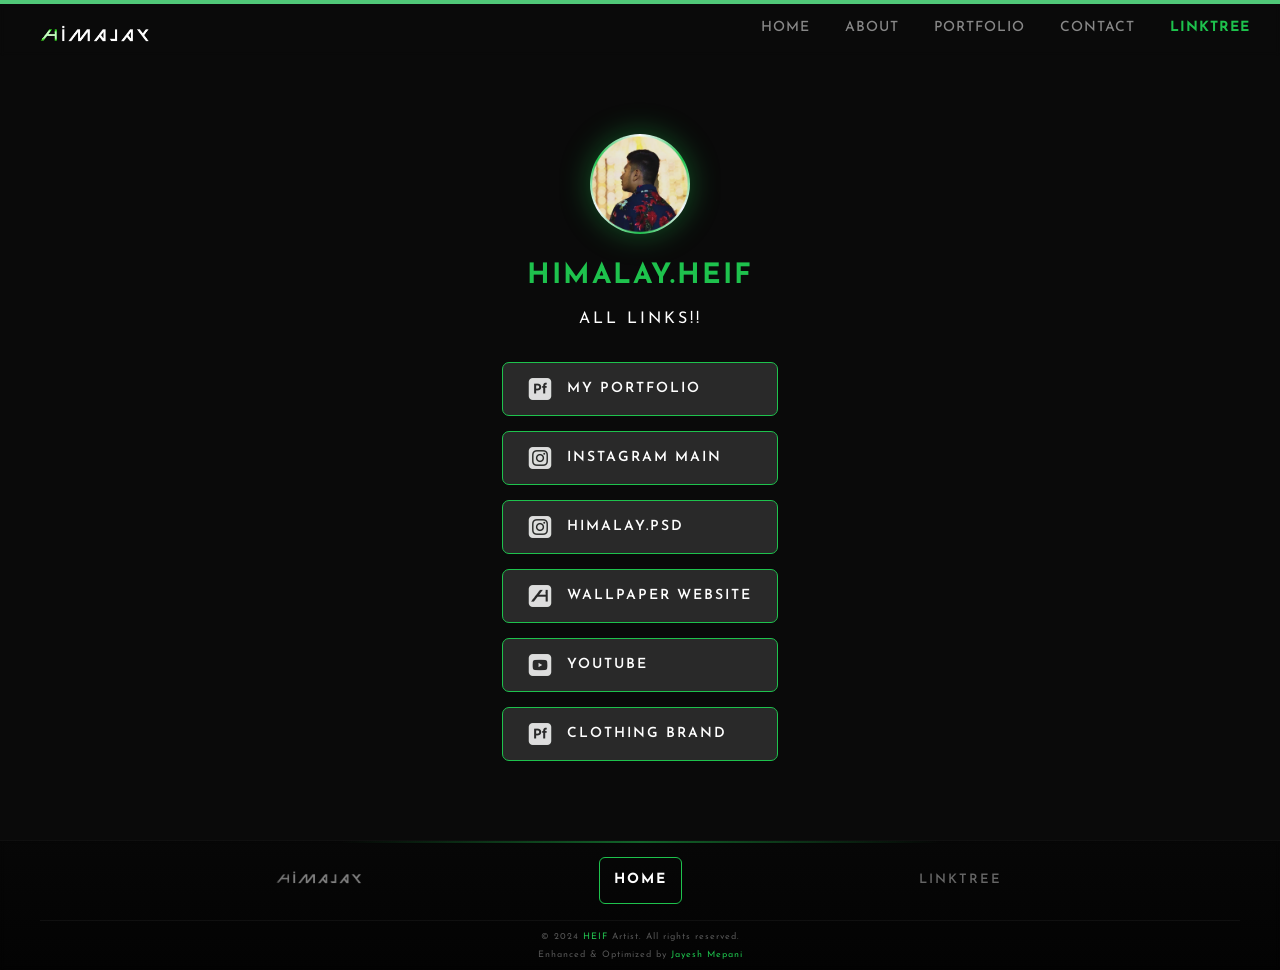
<file: linktree.html>
<!DOCTYPE html>
<html lang="en">

<head>
    <meta charset="UTF-8">
    <meta name="viewport" content="width=device-width, initial-scale=1.0">

    <!-- SEO Meta Tags -->
    <title>Linktree | HEIF Artist - All Links</title>
    <meta name="description"
        content="Find all of HEIF's social media links, portfolio, and contact information in one place.">
    <meta name="author" content="Jayesh Mepani">
    <meta name="robots" content="index, follow">
    <meta name="theme-color" content="#000000">

    <!-- Open Graph / Facebook -->
    <meta property="og:type" content="website">
    <meta property="og:title" content="Linktree | HEIF Artist">
    <meta property="og:description" content="Find all of HEIF's social media links and portfolio in one place.">
	<meta property="og:image" content="assets/img/logo-full.png" />
    <meta property="og:site_name" content="HEIF Artist">

    <!-- Preconnect for Performance (Google Fonts) -->

    <!-- Favicon -->
    <link rel="icon" type="image/png" href="assets/img/logow.png">
    <link rel="apple-touch-icon" href="assets/img/logow.png">

    <link rel="stylesheet" href="assets/css/LINKTRERE.css?v=20261026-speed2">
    <link rel="stylesheet" href="assets/css/css.css?v=20261026-speed2">
    <link rel="stylesheet" href="assets/css/cursor.css?v=20261026-speed2">

    <script src="assets/js/script.js?v=20261026-speed2" defer></script>

    <script src="assets/js/scroll-animations.js?v=20261026-speed2" defer></script>

<link rel="stylesheet" href="assets/css/performance.css?v=20261026-speed2">
<script src="assets/js/image-delivery.js?v=20261026-speed2" defer></script>
<noscript><style>.lazy-image{display:none!important}</style></noscript>
</head>

<body>
    <!-- Skip Link for Accessibility -->
    <a href="#main-content" class="skip-link">Skip to main content</a>
    <div class="scroll-tracker"></div>

    <!-- Preloader -->

    <div class="stars-layer">
        <div class="stars-extra"></div>
    </div>

    <!-- Header -->
    <header role="banner">
        <div class="header__logo">
            <a href="index.html" aria-label="HEIF Artist Home">
                <img src="assets/optimized/b6daf8fdbaca4369-480.webp" alt="HEIF Artist Logo" id="anim-logo-h" loading="eager" decoding="async">
            </a>
        </div>
        <nav aria-label="Main navigation">
            <ul role="list">
                <li><a href="index.html">Home</a></li>
                <li><a href="about.html">About</a></li>
                <li><a href="work.html">Portfolio</a></li>
                <li><a href="contact.html">Contact</a></li>
                <li><a href="linktree.html" aria-current="page">Linktree</a></li>
            </ul>
            <a href="#" class="nav-toggle hover-link" aria-label="Toggle navigation menu" aria-expanded="false">
                <svg viewBox="0 0 24 24" fill="currentColor" aria-hidden="true" width="24" height="24">
                    <path d="M3 6h18v2H3V6zm0 5h18v2H3v-2zm0 5h18v2H3v-2z" />
                </svg>
            </a>
        </nav>
    </header>

    <!-- Main Content -->
    <main id="main-content">
        <div class="wil-content">
            <div class="container">
                <section class="profile-section" aria-labelledby="profile-heading">
                    <img data-src="assets/optimized/b0a9cb41b6ea28a0-1600.webp" alt="HEIF Artist Profile Picture" class="profile-pic lazy-image"
                        loading="lazy" decoding="async" data-srcset="assets/optimized/b0a9cb41b6ea28a0-480.webp 480w, assets/optimized/b0a9cb41b6ea28a0-960.webp 960w, assets/optimized/b0a9cb41b6ea28a0-1600.webp 1600w" sizes="(max-width: 600px) 100vw, (max-width: 1024px) 50vw, 33vw" width="2552" height="2552" src="data:image/svg+xml,%3Csvg%20xmlns%3D%27http%3A%2F%2Fwww.w3.org%2F2000%2Fsvg%27%20width%3D%272552%27%20height%3D%272552%27%2F%3E"><noscript><img src="assets/optimized/b0a9cb41b6ea28a0-1600.webp" alt="HEIF Artist Profile Picture" class="profile-pic"
                        loading="lazy" decoding="async" srcset="assets/optimized/b0a9cb41b6ea28a0-480.webp 480w, assets/optimized/b0a9cb41b6ea28a0-960.webp 960w, assets/optimized/b0a9cb41b6ea28a0-1600.webp 1600w" sizes="(max-width: 600px) 100vw, (max-width: 1024px) 50vw, 33vw" width="2552" height="2552"></noscript>
                    <h1 id="profile-heading" class="name">HIMALAY.HEIF</h1>
                    <p class="bio">ALL LINKS!!</p>
                </section>

                <nav class="links-section" aria-label="Social links">
                    <a href="https://www.behance.net/himalaypsd" target="_blank" rel="noopener noreferrer" class="link">
                        <img data-src="assets/optimized/icon-de51032630.webp" alt="" class="icon lazy-image" aria-hidden="true" loading="lazy" decoding="async" src="[data-uri]"><noscript><img src="assets/optimized/icon-de51032630.webp" alt="" class="icon" aria-hidden="true" loading="lazy" decoding="async"></noscript><span>My
                            Portfolio</span>
                    </a>
                    <a href="https://www.instagram.com/himalay.heif" target="_blank" rel="noopener noreferrer"
                        class="link">
                        <img data-src="assets/optimized/icon-bbe7a79ed4.webp" alt="" class="icon lazy-image" aria-hidden="true" loading="lazy" decoding="async" src="[data-uri]"><noscript><img src="assets/optimized/icon-bbe7a79ed4.webp" alt="" class="icon" aria-hidden="true" loading="lazy" decoding="async"></noscript><span>INSTAGRAM
                            MAIN</span>
                    </a>
                    <a href="https://www.instagram.com/himalay.psd/" target="_blank" rel="noopener noreferrer"
                        class="link">
                        <img data-src="assets/optimized/icon-bbe7a79ed4.webp" alt="" class="icon lazy-image"
                            aria-hidden="true" loading="lazy" decoding="async" src="[data-uri]"><noscript><img src="assets/optimized/icon-bbe7a79ed4.webp" alt="" class="icon"
                            aria-hidden="true" loading="lazy" decoding="async"></noscript><span>HIMALAY.PSD</span>
                    </a>
                    <a href="https://himalayheif.blogspot.com/?m=1" target="_blank" rel="noopener noreferrer"
                        class="link">
                        <img data-src="assets/optimized/icon-b5edc15bb6.webp" alt="" class="icon lazy-image"
                            aria-hidden="true" loading="lazy" decoding="async" src="[data-uri]"><noscript><img src="assets/optimized/icon-b5edc15bb6.webp" alt="" class="icon"
                            aria-hidden="true" loading="lazy" decoding="async"></noscript><span>WALLPAPER WEBSITE</span>
                    </a>
                    <a href="https://www.youtube.com/@himalayheif" target="_blank" rel="noopener noreferrer"
                        class="link">
                        <img data-src="assets/optimized/icon-fcdbf39b63.webp" alt="" class="icon lazy-image"
                            aria-hidden="true" loading="lazy" decoding="async" src="[data-uri]"><noscript><img src="assets/optimized/icon-fcdbf39b63.webp" alt="" class="icon"
                            aria-hidden="true" loading="lazy" decoding="async"></noscript><span>YOUTUBE</span>
                    </a>
                    <a href="https://pushwear.in/" target="_blank" rel="noopener noreferrer" class="link">
                        <img data-src="assets/optimized/icon-de51032630.webp" alt="" class="icon lazy-image" aria-hidden="true" loading="lazy" decoding="async" src="[data-uri]"><noscript><img src="assets/optimized/icon-de51032630.webp" alt="" class="icon" aria-hidden="true" loading="lazy" decoding="async"></noscript><span>CLOTHING
                            BRAND</span>
                    </a>
                </nav>
            </div>
        </div>
    </main>

    <!-- Footer -->
    <footer class="footer" role="contentinfo">
        <div class="footer-container">
            <div class="footer-logo-container">
                <a href="index.html" aria-label="HEIF Artist Home">
                    <img data-src="assets/optimized/b6daf8fdbaca4369-1600.webp" alt="HEIF Artist Logo" class="footer-logo lazy-image" loading="lazy"
                        decoding="async" data-srcset="assets/optimized/b6daf8fdbaca4369-480.webp 480w, assets/optimized/b6daf8fdbaca4369-960.webp 960w, assets/optimized/b6daf8fdbaca4369-1600.webp 1600w" sizes="160px" width="2550" height="596" src="data:image/svg+xml,%3Csvg%20xmlns%3D%27http%3A%2F%2Fwww.w3.org%2F2000%2Fsvg%27%20width%3D%272550%27%20height%3D%27596%27%2F%3E"><noscript><img src="assets/optimized/b6daf8fdbaca4369-1600.webp" alt="HEIF Artist Logo" class="footer-logo" loading="lazy"
                        decoding="async" srcset="assets/optimized/b6daf8fdbaca4369-480.webp 480w, assets/optimized/b6daf8fdbaca4369-960.webp 960w, assets/optimized/b6daf8fdbaca4369-1600.webp 1600w" sizes="160px" width="2550" height="596"></noscript>
                </a>
            </div>
            <div class="footer-home">
                <a class="footer-btn home-btn" href="index.html">Home</a>
            </div>
            <div class="footer-social-media">
                <a href="linktree.html" target="_blank" rel="noopener noreferrer">LINKTREE</a>
            </div>
        </div>
        <div class="footer-rights">
            <p>&copy; 2024 <a href="https://www.instagram.com/himalay.heif" target="_blank" rel="noopener noreferrer"
                    class="footer-brand-link">HEIF</a> Artist. All rights
                reserved.</p>
            <p class="developer-credit">Enhanced & Optimized by <a href="https://jayeshmepani.github.io/Portfolio/"
                    target="_blank" rel="noopener noreferrer">Jayesh Mepani</a></p>
        </div>
    </footer>

</body>

</html>
</file>
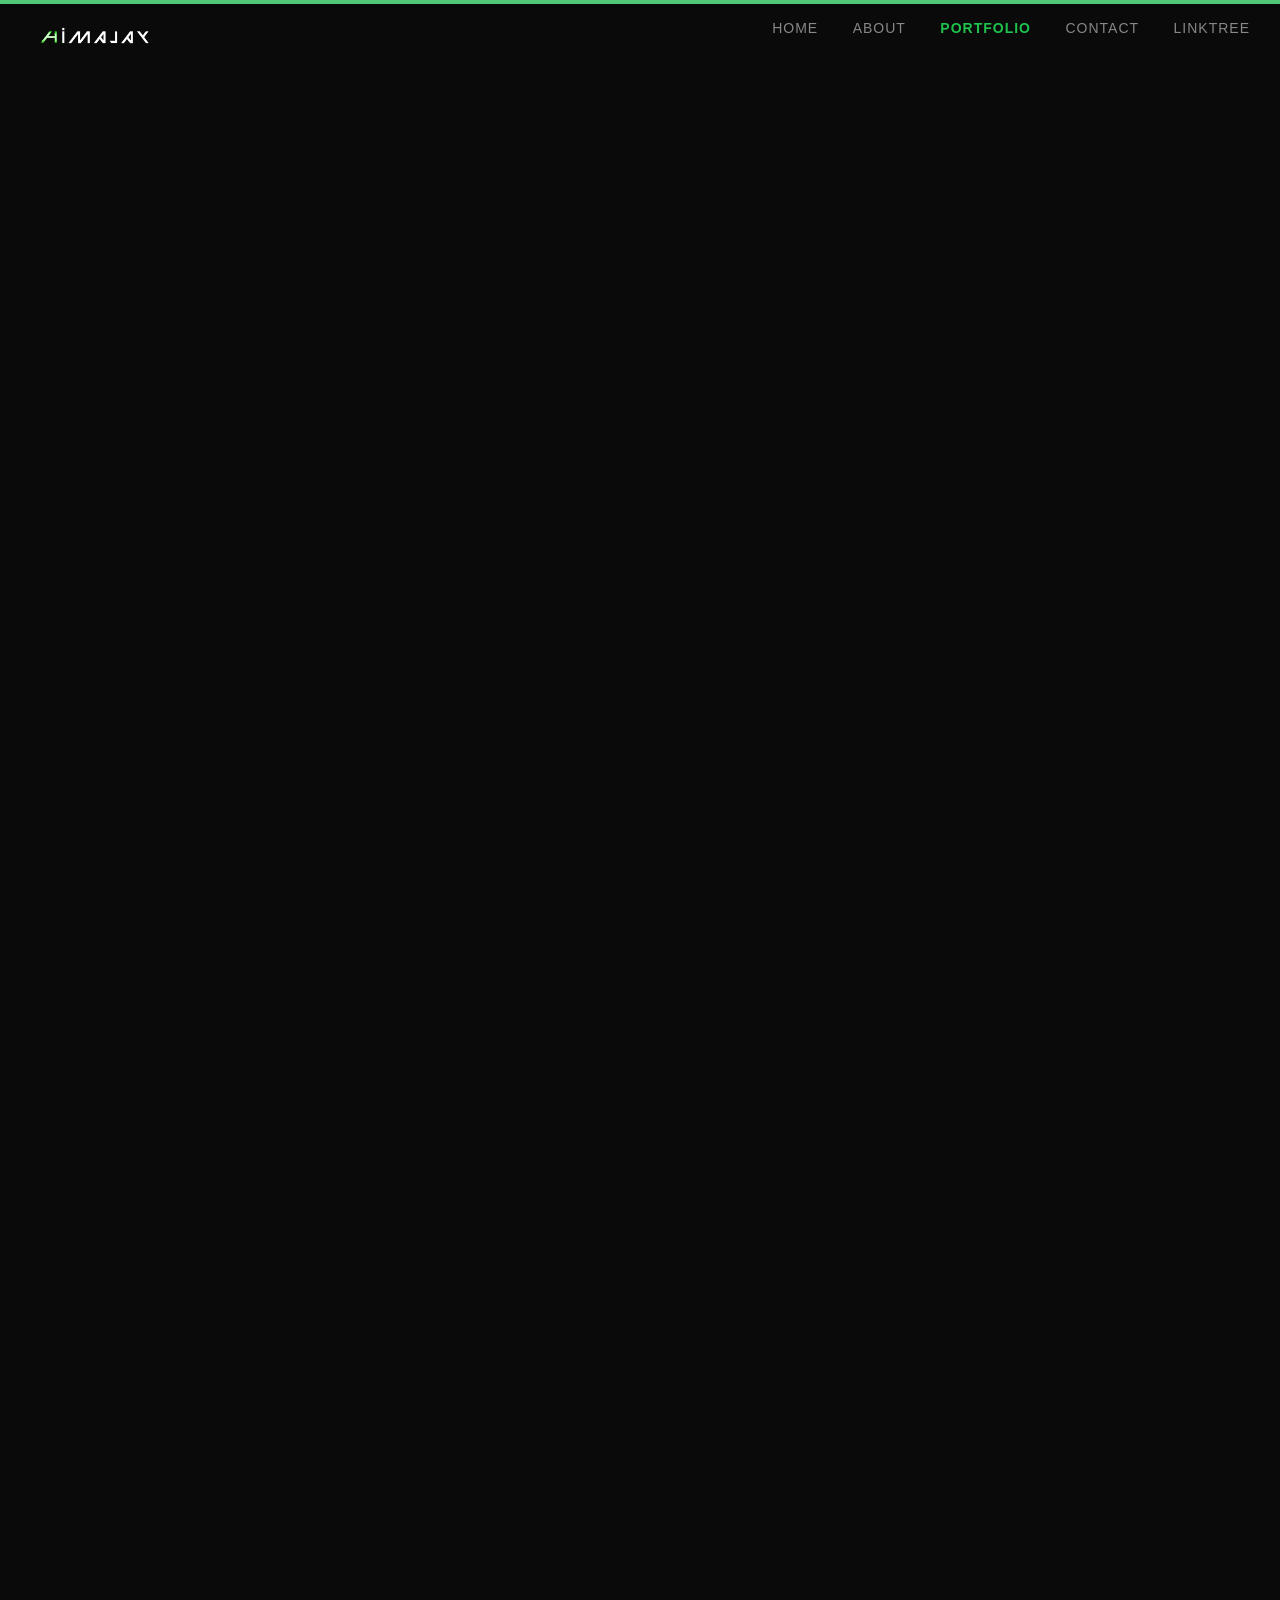
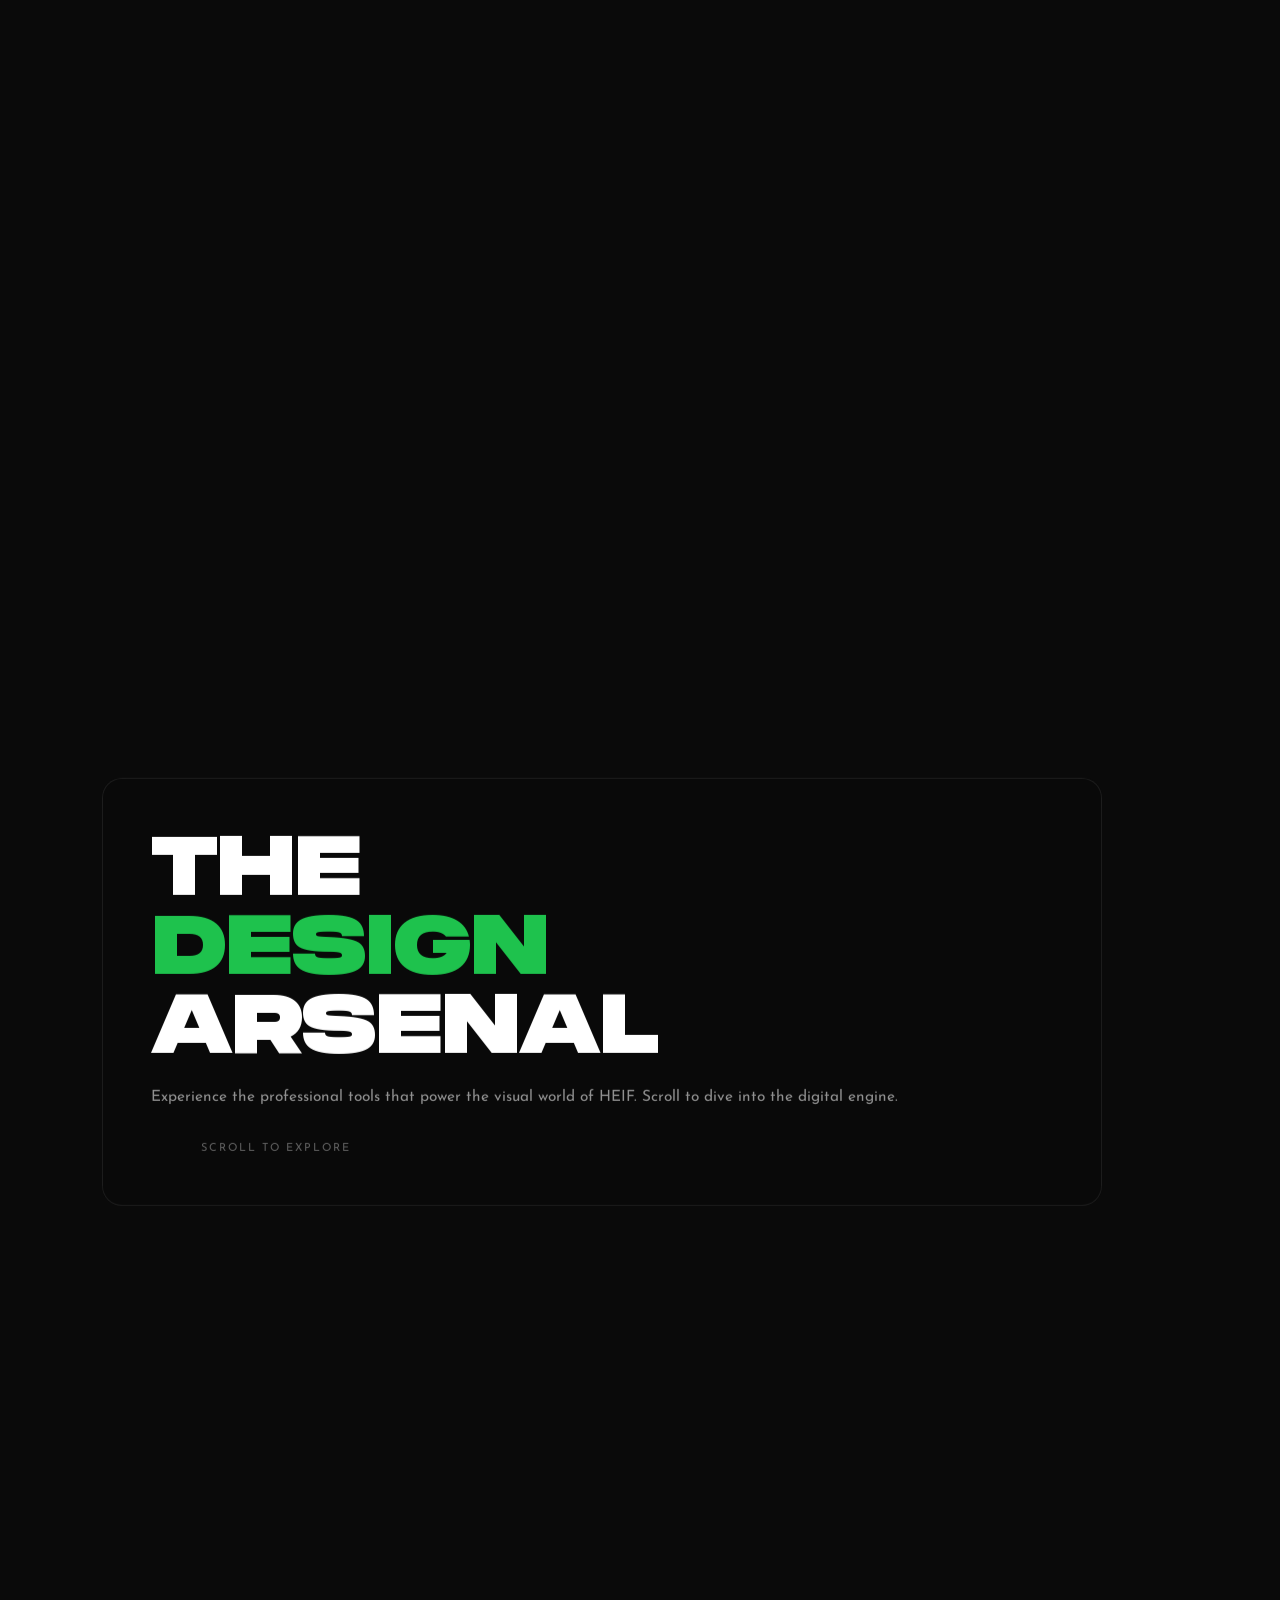
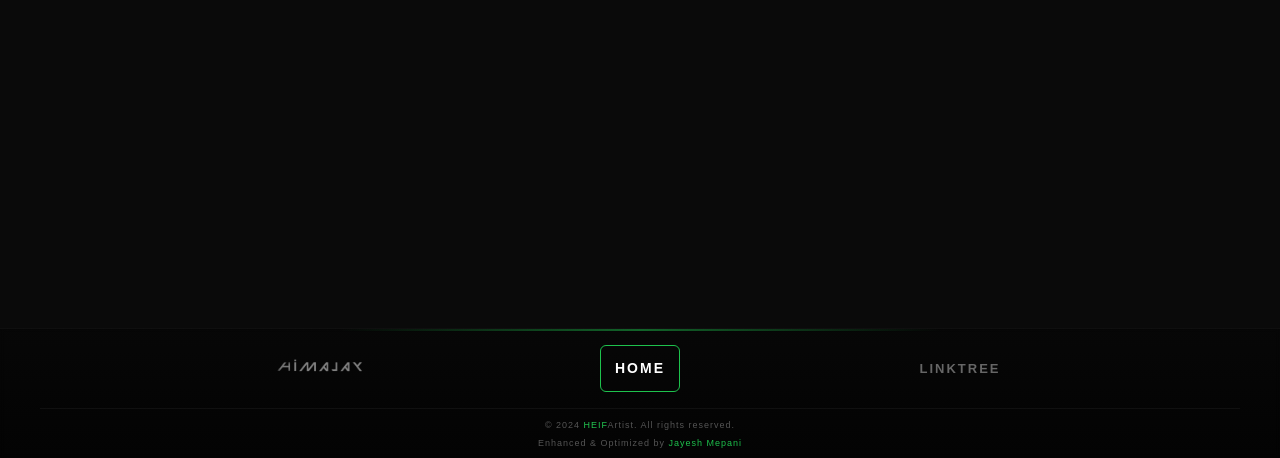
<file: tools-showcase.html>
<!doctype html>
<html lang="en">

<head>
  <meta charset="UTF-8" />
  <meta name="viewport" content="width=device-width, initial-scale=1.0" />
  <title>Creative Tools | HEIF Artist</title>
  <meta name="description"
    content="HEIF is a professional graphic designer and video editor from Kutch, India. Specializing in poster design, motion graphics, photo editing, and video production." />
  <meta name="author" content="Jayesh Mepani" />
  <meta name="robots" content="index, follow" />
  <meta name="theme-color" content="#000000" />
  <meta name="format-detection" content="telephone=no">
  <meta property="og:type" content="website" />
  <meta property="og:title" content="HEIF Artist | Graphic Designer & Video Editor" />
  <meta property="og:description"
    content="Professional graphic designer and video editor transforming your visuals into masterpieces." />
	<meta property="og:image" content="assets/img/logo-full.png" />
  <meta property="og:site_name" content="HEIF Artist" />
  <link rel="icon" type="image/png" href="assets/img/logow.png" />
  <link rel="apple-touch-icon" href="assets/img/logow.png" />
  <link rel="stylesheet" href="assets/css/css.css?v=20261026-speed2" />
  <link rel="stylesheet" href="assets/css/cursor.css?v=20261026-speed2" />
  <link rel="stylesheet" href="assets/css/tools-showcase.css?v=20261026-speed2" />

  <script src="assets/js/script.js?v=20261026-speed2" defer></script>
  <script src="assets/js/scroll-animations.js?v=20261026-speed2" defer></script>

<link rel="stylesheet" href="assets/css/performance.css?v=20261026-speed2">
<script src="assets/js/image-delivery.js?v=20261026-speed2" defer></script>
<noscript><style>.lazy-image{display:none!important}</style></noscript>
</head>

<body id="home-page"><a href="#main-content" class="skip-link">Skip to main content</a>
  <div class="scroll-tracker"></div>

  <div class="stars-layer">
    <div class="stars-extra"></div>
  </div>
  <header role="banner">
    <div class="header__logo"><a href="index.html" aria-label="HEIF Artist Home"><img
          src="assets/optimized/b6daf8fdbaca4369-480.webp" alt="HEIF Artist Logo" id="anim-logo-h" fetchpriority="high" loading="eager" decoding="async" /></a>
    </div>
    <nav aria-label="Main navigation">
      <ul role="list">
        <li><a href="index.html">Home</a></li>
        <li><a href="about.html">About</a></li>
        <li><a href="work.html" aria-current="page">Portfolio</a></li>
        <li><a href="contact.html">Contact</a></li>
        <li><a href="linktree.html">Linktree</a></li>
      </ul><a href="#" class="nav-toggle hover-link" aria-label="Toggle navigation menu" aria-expanded="false"><svg
          viewBox="0 0 24 24" fill="currentColor" aria-hidden="true" width="24" height="24">
          <path d="M3 6h18v2H3V6zm0 5h18v2H3v-2zm0 5h18v2H3v-2z" />
        </svg></a>
    </nav>
  </header>
  <main id="main-content">
    <div class="showcase-canvas">
      <div class="icon-3d" id="icon-ps"><img data-src="assets/optimized/1b57d191f6449b7a-960.webp" alt="Adobe Photoshop 3D Icon" data-srcset="assets/optimized/1b57d191f6449b7a-480.webp 480w, assets/optimized/1b57d191f6449b7a-960.webp 960w" sizes="(max-width: 600px) 100vw, (max-width: 1024px) 50vw, 33vw" width="960" height="960" loading="lazy" decoding="async" class="lazy-image" src="data:image/svg+xml,%3Csvg%20xmlns%3D%27http%3A%2F%2Fwww.w3.org%2F2000%2Fsvg%27%20width%3D%27960%27%20height%3D%27960%27%2F%3E"><noscript><img src="assets/optimized/1b57d191f6449b7a-960.webp" alt="Adobe Photoshop 3D Icon" srcset="assets/optimized/1b57d191f6449b7a-480.webp 480w, assets/optimized/1b57d191f6449b7a-960.webp 960w" sizes="(max-width: 600px) 100vw, (max-width: 1024px) 50vw, 33vw" width="960" height="960" loading="lazy" decoding="async"></noscript></div>
      <div class="icon-3d" id="icon-ai"><img data-src="assets/optimized/7d17c2a8777d95bd-1600.webp" alt="Adobe Illustrator 3D Icon" data-srcset="assets/optimized/7d17c2a8777d95bd-480.webp 480w, assets/optimized/7d17c2a8777d95bd-960.webp 960w, assets/optimized/7d17c2a8777d95bd-1600.webp 1600w" sizes="(max-width: 600px) 100vw, (max-width: 1024px) 50vw, 33vw" width="2094" height="1536" loading="lazy" decoding="async" class="lazy-image" src="data:image/svg+xml,%3Csvg%20xmlns%3D%27http%3A%2F%2Fwww.w3.org%2F2000%2Fsvg%27%20width%3D%272094%27%20height%3D%271536%27%2F%3E"><noscript><img src="assets/optimized/7d17c2a8777d95bd-1600.webp" alt="Adobe Illustrator 3D Icon" srcset="assets/optimized/7d17c2a8777d95bd-480.webp 480w, assets/optimized/7d17c2a8777d95bd-960.webp 960w, assets/optimized/7d17c2a8777d95bd-1600.webp 1600w" sizes="(max-width: 600px) 100vw, (max-width: 1024px) 50vw, 33vw" width="2094" height="1536" loading="lazy" decoding="async"></noscript></div>
      <div class="icon-3d" id="icon-ae"><img data-src="assets/optimized/26737cecc2211481-640.webp" alt="Adobe After Effects 3D Icon" data-srcset="assets/optimized/26737cecc2211481-480.webp 480w, assets/optimized/26737cecc2211481-640.webp 640w" sizes="(max-width: 600px) 100vw, (max-width: 1024px) 50vw, 33vw" width="640" height="640" loading="lazy" decoding="async" class="lazy-image" src="data:image/svg+xml,%3Csvg%20xmlns%3D%27http%3A%2F%2Fwww.w3.org%2F2000%2Fsvg%27%20width%3D%27640%27%20height%3D%27640%27%2F%3E"><noscript><img src="assets/optimized/26737cecc2211481-640.webp" alt="Adobe After Effects 3D Icon" srcset="assets/optimized/26737cecc2211481-480.webp 480w, assets/optimized/26737cecc2211481-640.webp 640w" sizes="(max-width: 600px) 100vw, (max-width: 1024px) 50vw, 33vw" width="640" height="640" loading="lazy" decoding="async"></noscript></div>
      <div class="icon-3d" id="icon-pr"><img data-src="assets/optimized/c8fadb3c40558d02-1484.webp" alt="Adobe Premiere Pro 3D Icon" data-srcset="assets/optimized/c8fadb3c40558d02-480.webp 480w, assets/optimized/c8fadb3c40558d02-960.webp 960w, assets/optimized/c8fadb3c40558d02-1484.webp 1484w" sizes="(max-width: 600px) 100vw, (max-width: 1024px) 50vw, 33vw" width="1484" height="1484" loading="lazy" decoding="async" class="lazy-image" src="data:image/svg+xml,%3Csvg%20xmlns%3D%27http%3A%2F%2Fwww.w3.org%2F2000%2Fsvg%27%20width%3D%271484%27%20height%3D%271484%27%2F%3E"><noscript><img src="assets/optimized/c8fadb3c40558d02-1484.webp" alt="Adobe Premiere Pro 3D Icon" srcset="assets/optimized/c8fadb3c40558d02-480.webp 480w, assets/optimized/c8fadb3c40558d02-960.webp 960w, assets/optimized/c8fadb3c40558d02-1484.webp 1484w" sizes="(max-width: 600px) 100vw, (max-width: 1024px) 50vw, 33vw" width="1484" height="1484" loading="lazy" decoding="async"></noscript></div>
      <div class="icon-3d" id="icon-dr"><img data-src="assets/optimized/f872eda4a734a431-1536.webp" alt="DaVinci Resolve 3D Icon" data-srcset="assets/optimized/f872eda4a734a431-480.webp 480w, assets/optimized/f872eda4a734a431-960.webp 960w, assets/optimized/f872eda4a734a431-1536.webp 1536w" sizes="(max-width: 600px) 100vw, (max-width: 1024px) 50vw, 33vw" width="1536" height="1024" loading="lazy" decoding="async" class="lazy-image" src="data:image/svg+xml,%3Csvg%20xmlns%3D%27http%3A%2F%2Fwww.w3.org%2F2000%2Fsvg%27%20width%3D%271536%27%20height%3D%271024%27%2F%3E"><noscript><img src="assets/optimized/f872eda4a734a431-1536.webp" alt="DaVinci Resolve 3D Icon" srcset="assets/optimized/f872eda4a734a431-480.webp 480w, assets/optimized/f872eda4a734a431-960.webp 960w, assets/optimized/f872eda4a734a431-1536.webp 1536w" sizes="(max-width: 600px) 100vw, (max-width: 1024px) 50vw, 33vw" width="1536" height="1024" loading="lazy" decoding="async"></noscript></div>
      <div class="icon-3d" id="icon-fcp"><img data-src="assets/optimized/46bca3c97767cb9b-1600.webp" alt="Final Cut Pro 3D Icon" data-srcset="assets/optimized/46bca3c97767cb9b-480.webp 480w, assets/optimized/46bca3c97767cb9b-960.webp 960w, assets/optimized/46bca3c97767cb9b-1600.webp 1600w" sizes="(max-width: 600px) 100vw, (max-width: 1024px) 50vw, 33vw" width="2129" height="1536" loading="lazy" decoding="async" class="lazy-image" src="data:image/svg+xml,%3Csvg%20xmlns%3D%27http%3A%2F%2Fwww.w3.org%2F2000%2Fsvg%27%20width%3D%272129%27%20height%3D%271536%27%2F%3E"><noscript><img src="assets/optimized/46bca3c97767cb9b-1600.webp" alt="Final Cut Pro 3D Icon" srcset="assets/optimized/46bca3c97767cb9b-480.webp 480w, assets/optimized/46bca3c97767cb9b-960.webp 960w, assets/optimized/46bca3c97767cb9b-1600.webp 1600w" sizes="(max-width: 600px) 100vw, (max-width: 1024px) 50vw, 33vw" width="2129" height="1536" loading="lazy" decoding="async"></noscript></div>
    </div>
    <div class="scroll-content">
      <section class="sec-intro">
        <div class="text-block">
          <h1 class="showcase-h1">THE<br><em>DESIGN</em><br>ARSENAL</h1>
          <p class="intro-sub">Experience the professional tools that power the visual world of HEIF. Scroll to dive
            into the digital engine.</p>
          <div class="scroll-hint" aria-hidden="true"><span class="scroll-hint-line"></span><span>Scroll to
              explore</span></div>
        </div>
      </section>
      <section class="sec-ps">
        <div class="text-block"><span class="tool-meta">Pixel Manipulation — 01</span>
          <hr class="tool-divider" aria-hidden="true">
          <h2 class="tool-h2">Photoshop</h2>
          <p class="tool-p">The gold standard for imaging. Used for complex photo compositions, high-end skin
            retouching, and detailed poster manipulation.</p><a href="work-detailmanipulation.html"
            class="showcase-cta">View Manipulations</a>
        </div>
      </section>
      <section class="sec-ai">
        <div class="text-block"><span class="tool-meta">Vector Crafting — 02</span>
          <hr class="tool-divider" aria-hidden="true">
          <h2 class="tool-h2">Illustrator</h2>
          <p class="tool-p">Precision vector design for logos, typography, and sharp illustrations that scale to
            infinity without loss of quality.</p><a href="work-detailgraphics.html" class="showcase-cta">View
            Projects</a>
        </div>
      </section>
      <section class="sec-ae">
        <div class="text-block"><span class="tool-meta">Motion &amp; VFX — 03</span>
          <hr class="tool-divider" aria-hidden="true">
          <h2 class="tool-h2">After Effects</h2>
          <p class="tool-p">Bringing graphics to life with cinematic motion, visual effects, and dynamic transitions
            that push artistic boundaries.</p><a href="work-detailvideowork.html" class="showcase-cta">View Motion</a>
        </div>
      </section>
      <section class="sec-pr">
        <div class="text-block"><span class="tool-meta">Video Narrative — 04</span>
          <hr class="tool-divider" aria-hidden="true">
          <h2 class="tool-h2">Premiere Pro</h2>
          <p class="tool-p">Core video editing for music videos, wedding films, and commercial storytelling.
            Transforming raw footage into masterpieces.</p><a href="work-detailwedding.html" class="showcase-cta">View
            Edits</a>
        </div>
      </section>
      <section class="sec-dr">
        <div class="text-block"><span class="tool-meta">Color Grading — 05</span>
          <hr class="tool-divider" aria-hidden="true">
          <h2 class="tool-h2">DaVinci Resolve</h2>
          <p class="tool-p">Professional color correction and grading. Dialing in the cinematic look and mood for every
            frame of visual storytelling.</p><a href="work-detailgrading.html" class="showcase-cta">View Grading</a>
        </div>
      </section>
      <section class="sec-fcp">
        <div class="text-block"><span class="tool-meta">Efficient Editing — 06</span>
          <hr class="tool-divider" aria-hidden="true">
          <h2 class="tool-h2">Final Cut Pro</h2>
          <p class="tool-p">Blazing fast editing performance with magnetic timelines and seamless optimization for rapid
            project delivery.</p><a href="work.html" class="showcase-cta">All Portfolio</a>
        </div>
      </section>
    </div>
  </main>
  <footer class="footer" role="contentinfo">
    <div class="footer-container">
      <div class="footer-logo-container"><a href="index.html" aria-label="HEIF Artist Home" class="logo-link"><img
            data-src="assets/optimized/b6daf8fdbaca4369-1600.webp" alt="HEIF Artist Logo" class="footer-logo lazy-image" loading="lazy" decoding="async" data-srcset="assets/optimized/b6daf8fdbaca4369-480.webp 480w, assets/optimized/b6daf8fdbaca4369-960.webp 960w, assets/optimized/b6daf8fdbaca4369-1600.webp 1600w" sizes="160px" width="2550" height="596" src="data:image/svg+xml,%3Csvg%20xmlns%3D%27http%3A%2F%2Fwww.w3.org%2F2000%2Fsvg%27%20width%3D%272550%27%20height%3D%27596%27%2F%3E" /><noscript><img
            src="assets/optimized/b6daf8fdbaca4369-1600.webp" alt="HEIF Artist Logo" class="footer-logo" loading="lazy" decoding="async" srcset="assets/optimized/b6daf8fdbaca4369-480.webp 480w, assets/optimized/b6daf8fdbaca4369-960.webp 960w, assets/optimized/b6daf8fdbaca4369-1600.webp 1600w" sizes="160px" width="2550" height="596" /></noscript></a>
      </div>
      <div class="footer-home"><a class="footer-btn home-btn" href="index.html">Home</a></div>
      <div class="footer-social-media"><a href="linktree.html" target="_blank" rel="noopener noreferrer">LINKTREE</a>
      </div>
    </div>
    <div class="footer-rights">
      <p>&copy; 2024 <a href="https://www.instagram.com/himalay.heif" target="_blank" rel="noopener noreferrer"
          class="footer-brand-link">HEIF</a>Artist. All rights reserved. </p>
      <p class="developer-credit">Enhanced &amp; Optimized by <a href="https://jayeshmepani.github.io/Portfolio/"
          target="_blank" rel="noopener noreferrer">Jayesh Mepani</a></p>
    </div>
  </footer>

</body>

</html>
</file>
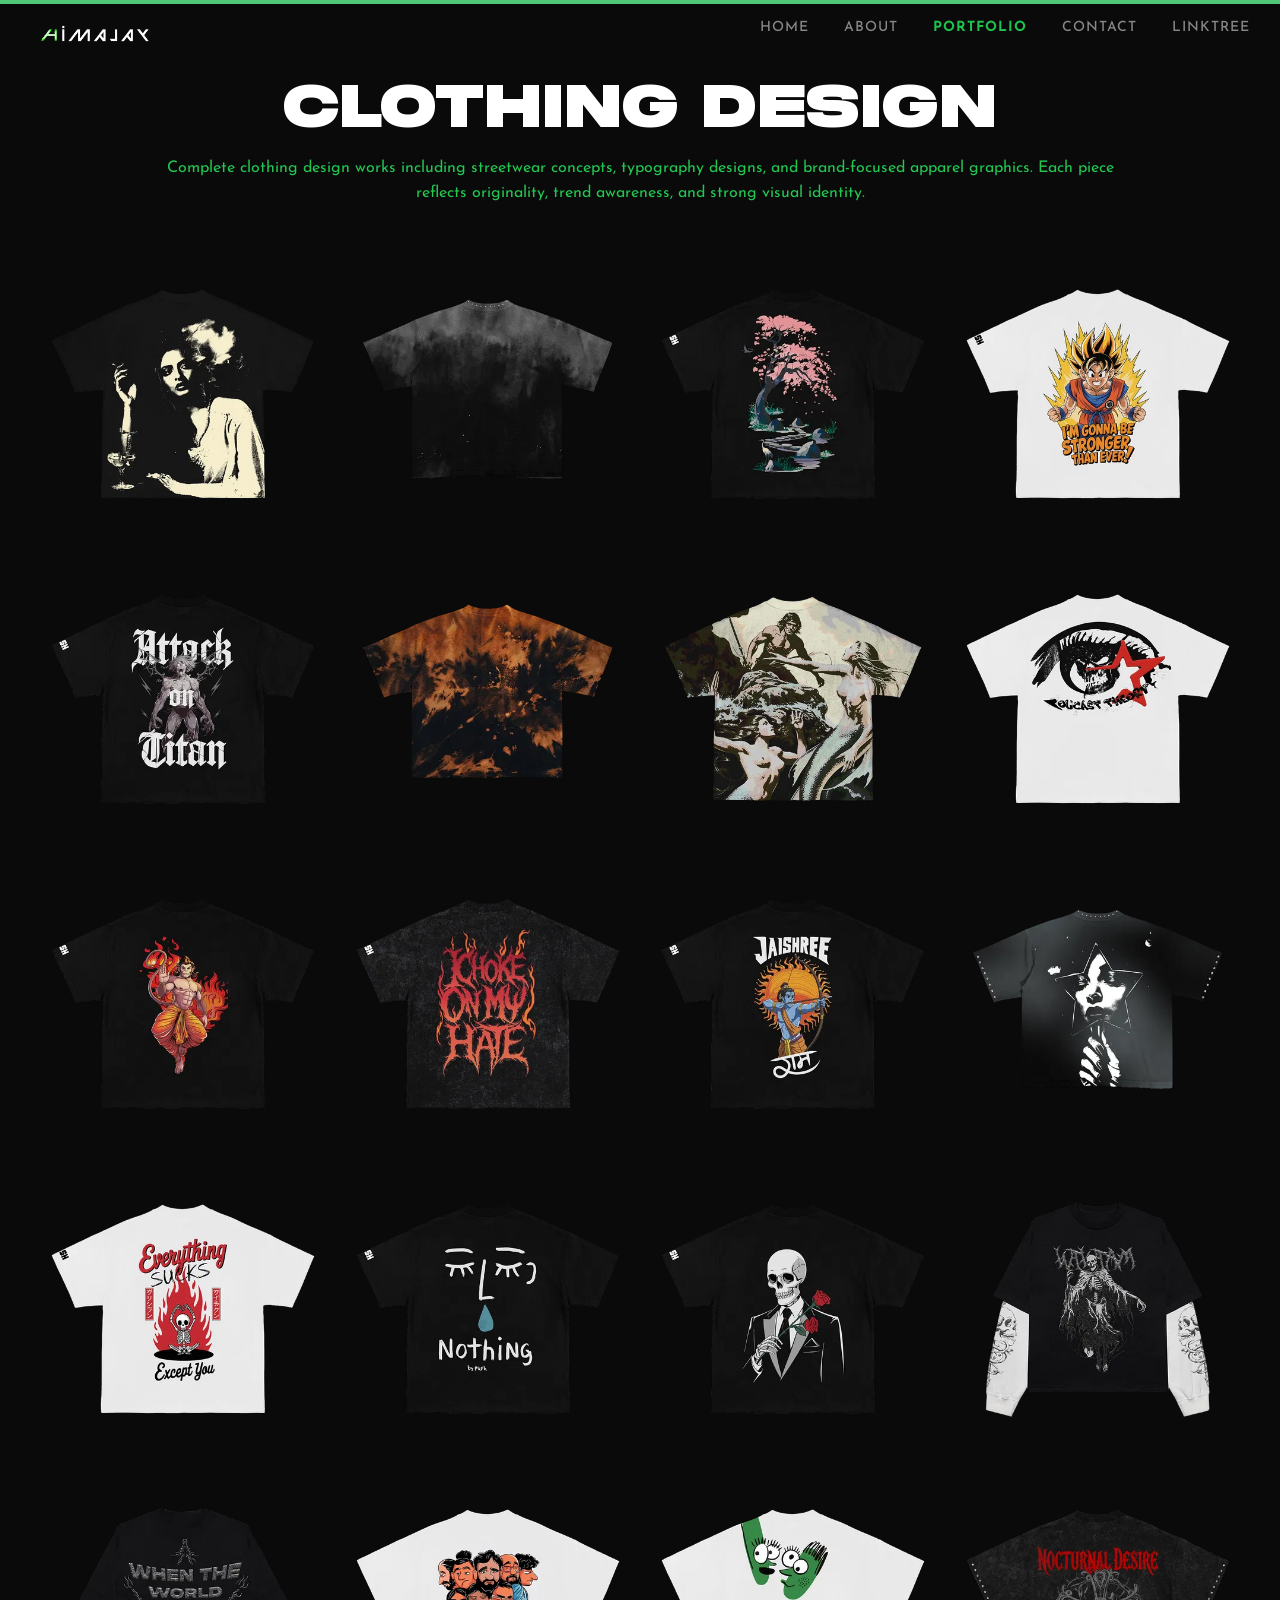
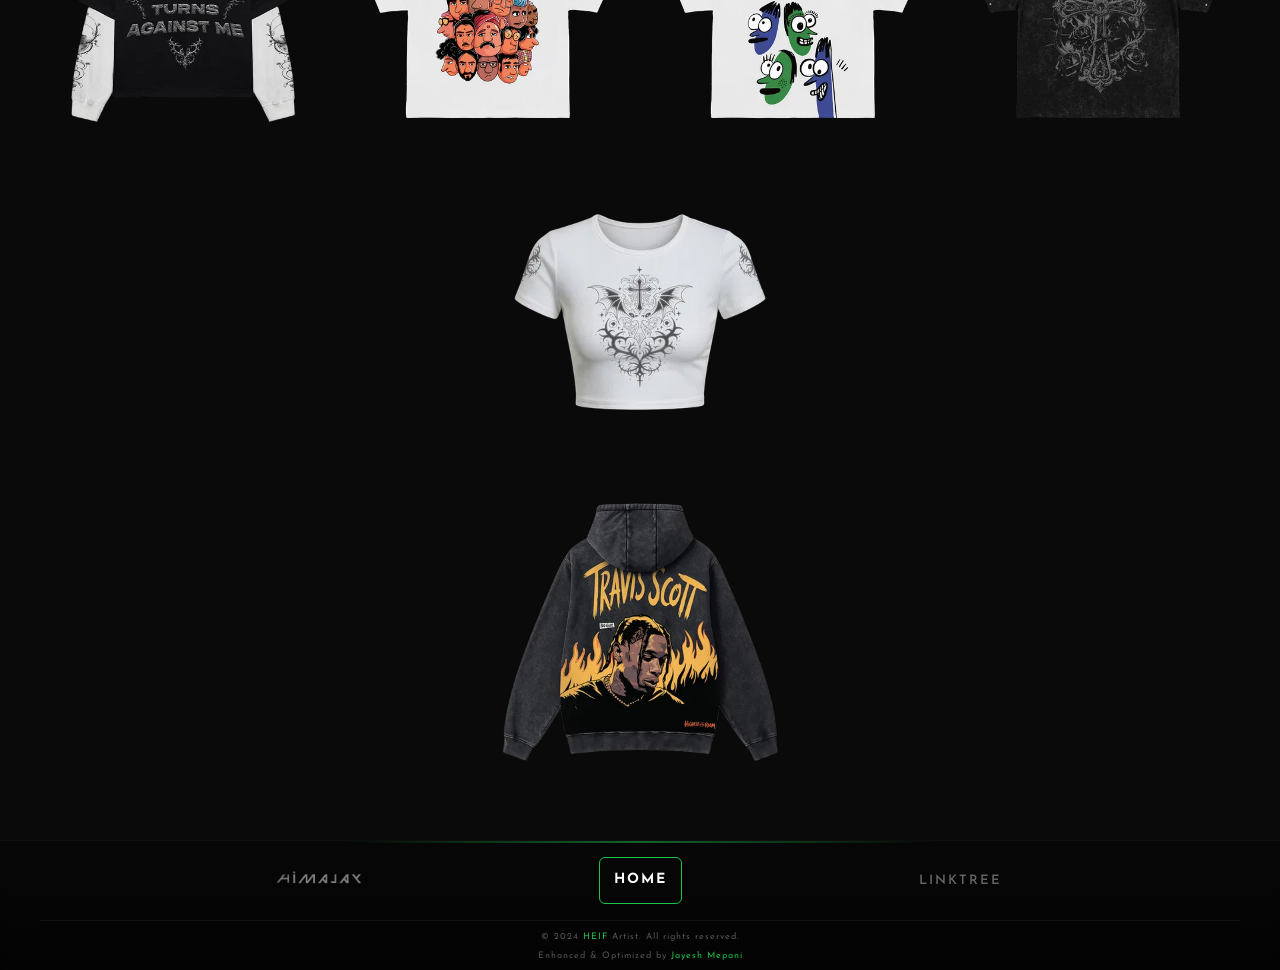
<file: work-detailclothing.html>
<!doctype html>
<html lang="en">

<head>
    <meta charset="UTF-8" />
    <meta name="viewport" content="width=device-width, initial-scale=1.0" />

    <!-- SEO Meta Tags -->
    <title>Clothing Designs | HEIF Artist</title>
    <meta name="description"
        content="Explore HEIF's clothing design portfolio featuring creative apparel and fashion concepts." />
    <meta name="author" content="Jayesh Mepani" />
    <meta name="robots" content="index, follow" />
    <meta name="theme-color" content="#000000" />

    <!-- Open Graph / Facebook -->
    <meta property="og:type" content="website" />
    <meta property="og:title" content="Clothing Designs | HEIF Artist" />
    <meta property="og:description" content="Creative apparel and fashion concepts by HEIF Artist." />
    <meta property="og:image" content="assets/img/thumbnail-banner/clothing design.jpg" />
    <meta property="og:site_name" content="HEIF Artist" />

    <!-- Preconnect for Performance (Google Fonts) -->

    <!-- Favicon -->
    <link rel="icon" type="image/png" href="assets/img/logow.png" />
    <link rel="apple-touch-icon" href="assets/img/logow.png" />

    <link rel="stylesheet" href="assets/css/css.css?v=20261026-speed2" />
    <link rel="stylesheet" href="assets/css/masonry.css?v=20261026-speed2" />
    <link rel="stylesheet" href="assets/css/cursor.css?v=20261026-speed2" />

    <script src="assets/js/script.js?v=20261026-speed2" defer></script>

    <script src="assets/js/scroll-animations.js?v=20261026-speed2" defer></script>

<link rel="stylesheet" href="assets/css/performance.css?v=20261026-speed2">
<script src="assets/js/image-delivery.js?v=20261026-speed2" defer></script>
<noscript><style>.lazy-image{display:none!important}</style></noscript>
</head>

<body>
    <!-- Skip Link for Accessibility -->
    <a href="#main-content" class="skip-link">Skip to main content</a>
    <div class="scroll-tracker"></div>

    <!-- Preloader -->

    <div class="stars-layer">
        <div class="stars-extra"></div>
    </div>
    <!-- Header -->
    <header role="banner">
        <div class="header__logo">
            <a href="index.html" aria-label="HEIF Artist Home">
                <img src="assets/optimized/b6daf8fdbaca4369-480.webp" alt="HEIF Artist Logo" id="anim-logo-h" loading="eager" decoding="async" />
            </a>
        </div>
        <nav aria-label="Main navigation">
            <ul role="list">
                <li><a href="index.html">Home</a></li>
                <li><a href="about.html">About</a></li>
                <li><a href="work.html" aria-current="page">Portfolio</a></li>
                <li><a href="contact.html">Contact</a></li>
                <li><a href="linktree.html">Linktree</a></li>
            </ul>
            <a href="#" class="nav-toggle hover-link" aria-label="Toggle navigation menu" aria-expanded="false">
                <svg viewBox="0 0 24 24" fill="currentColor" aria-hidden="true" width="24" height="24">
                    <path d="M3 6h18v2H3V6zm0 5h18v2H3v-2zm0 5h18v2H3v-2z" />
                </svg>
            </a>
        </nav>
    </header>

    <!-- Main Content -->
    <main id="main-content">
        <div class="wil-content">
            <section class="awe-section" aria-labelledby="page-title">
                <div class="container">
                    <div class="page-title pb-40">
                        <h1 id="page-title" class="page-title__title">Clothing Design</h1>
                        <div class="page-title__divider">Complete clothing design works including streetwear concepts,
                            typography designs, and brand-focused apparel graphics. Each piece reflects originality,
                            trend awareness, and strong visual identity.</div>
                    </div>
                </div>
            </section>
            <section class="image-showcase" aria-label="Clothing design gallery" id="clothing-showcase">
                <!-- <h2 class="page-title__title">T-Shirt</h2> -->
                <div class="grid-container clothing-showcase">
                    <div class="image-item"><img data-src="assets/optimized/9f4adf72fcf8a9de-1000.webp" alt="Clothing design 1"
                            loading="lazy" decoding="async" data-srcset="assets/optimized/9f4adf72fcf8a9de-480.webp 480w, assets/optimized/9f4adf72fcf8a9de-960.webp 960w, assets/optimized/9f4adf72fcf8a9de-1000.webp 1000w" sizes="(max-width: 600px) 100vw, (max-width: 1024px) 50vw, 33vw" width="1000" height="1000" class="lazy-image" src="data:image/svg+xml,%3Csvg%20xmlns%3D%27http%3A%2F%2Fwww.w3.org%2F2000%2Fsvg%27%20width%3D%271000%27%20height%3D%271000%27%2F%3E" /><noscript><img src="assets/optimized/9f4adf72fcf8a9de-1000.webp" alt="Clothing design 1"
                            loading="lazy" decoding="async" srcset="assets/optimized/9f4adf72fcf8a9de-480.webp 480w, assets/optimized/9f4adf72fcf8a9de-960.webp 960w, assets/optimized/9f4adf72fcf8a9de-1000.webp 1000w" sizes="(max-width: 600px) 100vw, (max-width: 1024px) 50vw, 33vw" width="1000" height="1000" /></noscript></div>
                    <div class="image-item"><img data-src="assets/optimized/f17f2747bc9adccc-1000.webp" alt="Clothing design 2"
                            loading="lazy" decoding="async" data-srcset="assets/optimized/f17f2747bc9adccc-480.webp 480w, assets/optimized/f17f2747bc9adccc-960.webp 960w, assets/optimized/f17f2747bc9adccc-1000.webp 1000w" sizes="(max-width: 600px) 100vw, (max-width: 1024px) 50vw, 33vw" width="1000" height="1000" class="lazy-image" src="data:image/svg+xml,%3Csvg%20xmlns%3D%27http%3A%2F%2Fwww.w3.org%2F2000%2Fsvg%27%20width%3D%271000%27%20height%3D%271000%27%2F%3E" /><noscript><img src="assets/optimized/f17f2747bc9adccc-1000.webp" alt="Clothing design 2"
                            loading="lazy" decoding="async" srcset="assets/optimized/f17f2747bc9adccc-480.webp 480w, assets/optimized/f17f2747bc9adccc-960.webp 960w, assets/optimized/f17f2747bc9adccc-1000.webp 1000w" sizes="(max-width: 600px) 100vw, (max-width: 1024px) 50vw, 33vw" width="1000" height="1000" /></noscript></div>
                    <div class="image-item"><img data-src="assets/optimized/d25703dc91ea375c-1000.webp" alt="Clothing design 3"
                            loading="lazy" decoding="async" data-srcset="assets/optimized/d25703dc91ea375c-480.webp 480w, assets/optimized/d25703dc91ea375c-960.webp 960w, assets/optimized/d25703dc91ea375c-1000.webp 1000w" sizes="(max-width: 600px) 100vw, (max-width: 1024px) 50vw, 33vw" width="1000" height="1000" class="lazy-image" src="data:image/svg+xml,%3Csvg%20xmlns%3D%27http%3A%2F%2Fwww.w3.org%2F2000%2Fsvg%27%20width%3D%271000%27%20height%3D%271000%27%2F%3E" /><noscript><img src="assets/optimized/d25703dc91ea375c-1000.webp" alt="Clothing design 3"
                            loading="lazy" decoding="async" srcset="assets/optimized/d25703dc91ea375c-480.webp 480w, assets/optimized/d25703dc91ea375c-960.webp 960w, assets/optimized/d25703dc91ea375c-1000.webp 1000w" sizes="(max-width: 600px) 100vw, (max-width: 1024px) 50vw, 33vw" width="1000" height="1000" /></noscript></div>
                    <div class="image-item"><img data-src="assets/optimized/5f4cbdbaa37f2f2f-1000.webp" alt="Clothing design 4"
                            loading="lazy" decoding="async" data-srcset="assets/optimized/5f4cbdbaa37f2f2f-480.webp 480w, assets/optimized/5f4cbdbaa37f2f2f-960.webp 960w, assets/optimized/5f4cbdbaa37f2f2f-1000.webp 1000w" sizes="(max-width: 600px) 100vw, (max-width: 1024px) 50vw, 33vw" width="1000" height="1000" class="lazy-image" src="data:image/svg+xml,%3Csvg%20xmlns%3D%27http%3A%2F%2Fwww.w3.org%2F2000%2Fsvg%27%20width%3D%271000%27%20height%3D%271000%27%2F%3E" /><noscript><img src="assets/optimized/5f4cbdbaa37f2f2f-1000.webp" alt="Clothing design 4"
                            loading="lazy" decoding="async" srcset="assets/optimized/5f4cbdbaa37f2f2f-480.webp 480w, assets/optimized/5f4cbdbaa37f2f2f-960.webp 960w, assets/optimized/5f4cbdbaa37f2f2f-1000.webp 1000w" sizes="(max-width: 600px) 100vw, (max-width: 1024px) 50vw, 33vw" width="1000" height="1000" /></noscript></div>
                    <div class="image-item"><img data-src="assets/optimized/51d183de07bbeb9e-1000.webp" alt="Clothing design 5"
                            loading="lazy" decoding="async" data-srcset="assets/optimized/51d183de07bbeb9e-480.webp 480w, assets/optimized/51d183de07bbeb9e-960.webp 960w, assets/optimized/51d183de07bbeb9e-1000.webp 1000w" sizes="(max-width: 600px) 100vw, (max-width: 1024px) 50vw, 33vw" width="1000" height="1000" class="lazy-image" src="data:image/svg+xml,%3Csvg%20xmlns%3D%27http%3A%2F%2Fwww.w3.org%2F2000%2Fsvg%27%20width%3D%271000%27%20height%3D%271000%27%2F%3E" /><noscript><img src="assets/optimized/51d183de07bbeb9e-1000.webp" alt="Clothing design 5"
                            loading="lazy" decoding="async" srcset="assets/optimized/51d183de07bbeb9e-480.webp 480w, assets/optimized/51d183de07bbeb9e-960.webp 960w, assets/optimized/51d183de07bbeb9e-1000.webp 1000w" sizes="(max-width: 600px) 100vw, (max-width: 1024px) 50vw, 33vw" width="1000" height="1000" /></noscript></div>
                    <div class="image-item"><img data-src="assets/optimized/b053be57c1dbf983-1000.webp" alt="Clothing design 6"
                            loading="lazy" decoding="async" data-srcset="assets/optimized/b053be57c1dbf983-480.webp 480w, assets/optimized/b053be57c1dbf983-960.webp 960w, assets/optimized/b053be57c1dbf983-1000.webp 1000w" sizes="(max-width: 600px) 100vw, (max-width: 1024px) 50vw, 33vw" width="1000" height="1000" class="lazy-image" src="data:image/svg+xml,%3Csvg%20xmlns%3D%27http%3A%2F%2Fwww.w3.org%2F2000%2Fsvg%27%20width%3D%271000%27%20height%3D%271000%27%2F%3E" /><noscript><img src="assets/optimized/b053be57c1dbf983-1000.webp" alt="Clothing design 6"
                            loading="lazy" decoding="async" srcset="assets/optimized/b053be57c1dbf983-480.webp 480w, assets/optimized/b053be57c1dbf983-960.webp 960w, assets/optimized/b053be57c1dbf983-1000.webp 1000w" sizes="(max-width: 600px) 100vw, (max-width: 1024px) 50vw, 33vw" width="1000" height="1000" /></noscript></div>
                    <div class="image-item"><img data-src="assets/optimized/7b36ca645bb0621a-1000.webp" alt="Clothing design 7"
                            loading="lazy" decoding="async" data-srcset="assets/optimized/7b36ca645bb0621a-480.webp 480w, assets/optimized/7b36ca645bb0621a-960.webp 960w, assets/optimized/7b36ca645bb0621a-1000.webp 1000w" sizes="(max-width: 600px) 100vw, (max-width: 1024px) 50vw, 33vw" width="1000" height="1000" class="lazy-image" src="data:image/svg+xml,%3Csvg%20xmlns%3D%27http%3A%2F%2Fwww.w3.org%2F2000%2Fsvg%27%20width%3D%271000%27%20height%3D%271000%27%2F%3E" /><noscript><img src="assets/optimized/7b36ca645bb0621a-1000.webp" alt="Clothing design 7"
                            loading="lazy" decoding="async" srcset="assets/optimized/7b36ca645bb0621a-480.webp 480w, assets/optimized/7b36ca645bb0621a-960.webp 960w, assets/optimized/7b36ca645bb0621a-1000.webp 1000w" sizes="(max-width: 600px) 100vw, (max-width: 1024px) 50vw, 33vw" width="1000" height="1000" /></noscript></div>
                    <div class="image-item"><img data-src="assets/optimized/f068da6af59b606f-1000.webp" alt="Clothing design 8"
                            loading="lazy" decoding="async" data-srcset="assets/optimized/f068da6af59b606f-480.webp 480w, assets/optimized/f068da6af59b606f-960.webp 960w, assets/optimized/f068da6af59b606f-1000.webp 1000w" sizes="(max-width: 600px) 100vw, (max-width: 1024px) 50vw, 33vw" width="1000" height="1000" class="lazy-image" src="data:image/svg+xml,%3Csvg%20xmlns%3D%27http%3A%2F%2Fwww.w3.org%2F2000%2Fsvg%27%20width%3D%271000%27%20height%3D%271000%27%2F%3E" /><noscript><img src="assets/optimized/f068da6af59b606f-1000.webp" alt="Clothing design 8"
                            loading="lazy" decoding="async" srcset="assets/optimized/f068da6af59b606f-480.webp 480w, assets/optimized/f068da6af59b606f-960.webp 960w, assets/optimized/f068da6af59b606f-1000.webp 1000w" sizes="(max-width: 600px) 100vw, (max-width: 1024px) 50vw, 33vw" width="1000" height="1000" /></noscript></div>
                    <div class="image-item"><img data-src="assets/optimized/820f08d3b7e89183-1000.webp" alt="Clothing design 9"
                            loading="lazy" decoding="async" data-srcset="assets/optimized/820f08d3b7e89183-480.webp 480w, assets/optimized/820f08d3b7e89183-960.webp 960w, assets/optimized/820f08d3b7e89183-1000.webp 1000w" sizes="(max-width: 600px) 100vw, (max-width: 1024px) 50vw, 33vw" width="1000" height="1000" class="lazy-image" src="data:image/svg+xml,%3Csvg%20xmlns%3D%27http%3A%2F%2Fwww.w3.org%2F2000%2Fsvg%27%20width%3D%271000%27%20height%3D%271000%27%2F%3E" /><noscript><img src="assets/optimized/820f08d3b7e89183-1000.webp" alt="Clothing design 9"
                            loading="lazy" decoding="async" srcset="assets/optimized/820f08d3b7e89183-480.webp 480w, assets/optimized/820f08d3b7e89183-960.webp 960w, assets/optimized/820f08d3b7e89183-1000.webp 1000w" sizes="(max-width: 600px) 100vw, (max-width: 1024px) 50vw, 33vw" width="1000" height="1000" /></noscript></div>
                    <div class="image-item"><img data-src="assets/optimized/e48d36f6b1808ff0-1000.webp" alt="Clothing design 10"
                            loading="lazy" decoding="async" data-srcset="assets/optimized/e48d36f6b1808ff0-480.webp 480w, assets/optimized/e48d36f6b1808ff0-960.webp 960w, assets/optimized/e48d36f6b1808ff0-1000.webp 1000w" sizes="(max-width: 600px) 100vw, (max-width: 1024px) 50vw, 33vw" width="1000" height="1000" class="lazy-image" src="data:image/svg+xml,%3Csvg%20xmlns%3D%27http%3A%2F%2Fwww.w3.org%2F2000%2Fsvg%27%20width%3D%271000%27%20height%3D%271000%27%2F%3E" /><noscript><img src="assets/optimized/e48d36f6b1808ff0-1000.webp" alt="Clothing design 10"
                            loading="lazy" decoding="async" srcset="assets/optimized/e48d36f6b1808ff0-480.webp 480w, assets/optimized/e48d36f6b1808ff0-960.webp 960w, assets/optimized/e48d36f6b1808ff0-1000.webp 1000w" sizes="(max-width: 600px) 100vw, (max-width: 1024px) 50vw, 33vw" width="1000" height="1000" /></noscript></div>
                    <div class="image-item"><img data-src="assets/optimized/e7fe4b0d8140eb2d-1000.webp" alt="Clothing design 11"
                            loading="lazy" decoding="async" data-srcset="assets/optimized/e7fe4b0d8140eb2d-480.webp 480w, assets/optimized/e7fe4b0d8140eb2d-960.webp 960w, assets/optimized/e7fe4b0d8140eb2d-1000.webp 1000w" sizes="(max-width: 600px) 100vw, (max-width: 1024px) 50vw, 33vw" width="1000" height="1000" class="lazy-image" src="data:image/svg+xml,%3Csvg%20xmlns%3D%27http%3A%2F%2Fwww.w3.org%2F2000%2Fsvg%27%20width%3D%271000%27%20height%3D%271000%27%2F%3E" /><noscript><img src="assets/optimized/e7fe4b0d8140eb2d-1000.webp" alt="Clothing design 11"
                            loading="lazy" decoding="async" srcset="assets/optimized/e7fe4b0d8140eb2d-480.webp 480w, assets/optimized/e7fe4b0d8140eb2d-960.webp 960w, assets/optimized/e7fe4b0d8140eb2d-1000.webp 1000w" sizes="(max-width: 600px) 100vw, (max-width: 1024px) 50vw, 33vw" width="1000" height="1000" /></noscript></div>
                    <div class="image-item"><img data-src="assets/optimized/acb4e70b842d2509-1000.webp" alt="Clothing design 12"
                            loading="lazy" decoding="async" data-srcset="assets/optimized/acb4e70b842d2509-480.webp 480w, assets/optimized/acb4e70b842d2509-960.webp 960w, assets/optimized/acb4e70b842d2509-1000.webp 1000w" sizes="(max-width: 600px) 100vw, (max-width: 1024px) 50vw, 33vw" width="1000" height="1000" class="lazy-image" src="data:image/svg+xml,%3Csvg%20xmlns%3D%27http%3A%2F%2Fwww.w3.org%2F2000%2Fsvg%27%20width%3D%271000%27%20height%3D%271000%27%2F%3E" /><noscript><img src="assets/optimized/acb4e70b842d2509-1000.webp" alt="Clothing design 12"
                            loading="lazy" decoding="async" srcset="assets/optimized/acb4e70b842d2509-480.webp 480w, assets/optimized/acb4e70b842d2509-960.webp 960w, assets/optimized/acb4e70b842d2509-1000.webp 1000w" sizes="(max-width: 600px) 100vw, (max-width: 1024px) 50vw, 33vw" width="1000" height="1000" /></noscript></div>
                    <div class="image-item"><img data-src="assets/optimized/f8a63e6a638c27eb-1000.webp" alt="Clothing design 13"
                            loading="lazy" decoding="async" data-srcset="assets/optimized/f8a63e6a638c27eb-480.webp 480w, assets/optimized/f8a63e6a638c27eb-960.webp 960w, assets/optimized/f8a63e6a638c27eb-1000.webp 1000w" sizes="(max-width: 600px) 100vw, (max-width: 1024px) 50vw, 33vw" width="1000" height="1000" class="lazy-image" src="data:image/svg+xml,%3Csvg%20xmlns%3D%27http%3A%2F%2Fwww.w3.org%2F2000%2Fsvg%27%20width%3D%271000%27%20height%3D%271000%27%2F%3E" /><noscript><img src="assets/optimized/f8a63e6a638c27eb-1000.webp" alt="Clothing design 13"
                            loading="lazy" decoding="async" srcset="assets/optimized/f8a63e6a638c27eb-480.webp 480w, assets/optimized/f8a63e6a638c27eb-960.webp 960w, assets/optimized/f8a63e6a638c27eb-1000.webp 1000w" sizes="(max-width: 600px) 100vw, (max-width: 1024px) 50vw, 33vw" width="1000" height="1000" /></noscript></div>
                    <div class="image-item"><img data-src="assets/optimized/c5d9829311a68c9f-1000.webp" alt="Clothing design 14"
                            loading="lazy" decoding="async" data-srcset="assets/optimized/c5d9829311a68c9f-480.webp 480w, assets/optimized/c5d9829311a68c9f-960.webp 960w, assets/optimized/c5d9829311a68c9f-1000.webp 1000w" sizes="(max-width: 600px) 100vw, (max-width: 1024px) 50vw, 33vw" width="1000" height="1000" class="lazy-image" src="data:image/svg+xml,%3Csvg%20xmlns%3D%27http%3A%2F%2Fwww.w3.org%2F2000%2Fsvg%27%20width%3D%271000%27%20height%3D%271000%27%2F%3E" /><noscript><img src="assets/optimized/c5d9829311a68c9f-1000.webp" alt="Clothing design 14"
                            loading="lazy" decoding="async" srcset="assets/optimized/c5d9829311a68c9f-480.webp 480w, assets/optimized/c5d9829311a68c9f-960.webp 960w, assets/optimized/c5d9829311a68c9f-1000.webp 1000w" sizes="(max-width: 600px) 100vw, (max-width: 1024px) 50vw, 33vw" width="1000" height="1000" /></noscript></div>
                    <div class="image-item"><img data-src="assets/optimized/417ce2bd95fa1661-1000.webp" alt="Clothing design 15"
                            loading="lazy" decoding="async" data-srcset="assets/optimized/417ce2bd95fa1661-480.webp 480w, assets/optimized/417ce2bd95fa1661-960.webp 960w, assets/optimized/417ce2bd95fa1661-1000.webp 1000w" sizes="(max-width: 600px) 100vw, (max-width: 1024px) 50vw, 33vw" width="1000" height="1000" class="lazy-image" src="data:image/svg+xml,%3Csvg%20xmlns%3D%27http%3A%2F%2Fwww.w3.org%2F2000%2Fsvg%27%20width%3D%271000%27%20height%3D%271000%27%2F%3E" /><noscript><img src="assets/optimized/417ce2bd95fa1661-1000.webp" alt="Clothing design 15"
                            loading="lazy" decoding="async" srcset="assets/optimized/417ce2bd95fa1661-480.webp 480w, assets/optimized/417ce2bd95fa1661-960.webp 960w, assets/optimized/417ce2bd95fa1661-1000.webp 1000w" sizes="(max-width: 600px) 100vw, (max-width: 1024px) 50vw, 33vw" width="1000" height="1000" /></noscript></div>
                    <div class="image-item"><img data-src="assets/optimized/c2fe063aeffedc07-1000.webp" alt="Clothing design 16"
                            loading="lazy" decoding="async" data-srcset="assets/optimized/c2fe063aeffedc07-480.webp 480w, assets/optimized/c2fe063aeffedc07-960.webp 960w, assets/optimized/c2fe063aeffedc07-1000.webp 1000w" sizes="(max-width: 600px) 100vw, (max-width: 1024px) 50vw, 33vw" width="1000" height="1000" class="lazy-image" src="data:image/svg+xml,%3Csvg%20xmlns%3D%27http%3A%2F%2Fwww.w3.org%2F2000%2Fsvg%27%20width%3D%271000%27%20height%3D%271000%27%2F%3E" /><noscript><img src="assets/optimized/c2fe063aeffedc07-1000.webp" alt="Clothing design 16"
                            loading="lazy" decoding="async" srcset="assets/optimized/c2fe063aeffedc07-480.webp 480w, assets/optimized/c2fe063aeffedc07-960.webp 960w, assets/optimized/c2fe063aeffedc07-1000.webp 1000w" sizes="(max-width: 600px) 100vw, (max-width: 1024px) 50vw, 33vw" width="1000" height="1000" /></noscript></div>
                    <div class="image-item"><img data-src="assets/optimized/ace55c2df7565970-1000.webp" alt="Clothing design 17"
                            loading="lazy" decoding="async" data-srcset="assets/optimized/ace55c2df7565970-480.webp 480w, assets/optimized/ace55c2df7565970-960.webp 960w, assets/optimized/ace55c2df7565970-1000.webp 1000w" sizes="(max-width: 600px) 100vw, (max-width: 1024px) 50vw, 33vw" width="1000" height="1000" class="lazy-image" src="data:image/svg+xml,%3Csvg%20xmlns%3D%27http%3A%2F%2Fwww.w3.org%2F2000%2Fsvg%27%20width%3D%271000%27%20height%3D%271000%27%2F%3E" /><noscript><img src="assets/optimized/ace55c2df7565970-1000.webp" alt="Clothing design 17"
                            loading="lazy" decoding="async" srcset="assets/optimized/ace55c2df7565970-480.webp 480w, assets/optimized/ace55c2df7565970-960.webp 960w, assets/optimized/ace55c2df7565970-1000.webp 1000w" sizes="(max-width: 600px) 100vw, (max-width: 1024px) 50vw, 33vw" width="1000" height="1000" /></noscript></div>
                    <div class="image-item"><img data-src="assets/optimized/bf22a652d05e8418-1000.webp" alt="Clothing design 27"
                            loading="lazy" decoding="async" data-srcset="assets/optimized/bf22a652d05e8418-480.webp 480w, assets/optimized/bf22a652d05e8418-960.webp 960w, assets/optimized/bf22a652d05e8418-1000.webp 1000w" sizes="(max-width: 600px) 100vw, (max-width: 1024px) 50vw, 33vw" width="1000" height="1000" class="lazy-image" src="data:image/svg+xml,%3Csvg%20xmlns%3D%27http%3A%2F%2Fwww.w3.org%2F2000%2Fsvg%27%20width%3D%271000%27%20height%3D%271000%27%2F%3E" /><noscript><img src="assets/optimized/bf22a652d05e8418-1000.webp" alt="Clothing design 27"
                            loading="lazy" decoding="async" srcset="assets/optimized/bf22a652d05e8418-480.webp 480w, assets/optimized/bf22a652d05e8418-960.webp 960w, assets/optimized/bf22a652d05e8418-1000.webp 1000w" sizes="(max-width: 600px) 100vw, (max-width: 1024px) 50vw, 33vw" width="1000" height="1000" /></noscript></div>
                    <div class="image-item"><img data-src="assets/optimized/7f0db0107a3c5efa-1000.webp" alt="Clothing design 28"
                            loading="lazy" decoding="async" data-srcset="assets/optimized/7f0db0107a3c5efa-480.webp 480w, assets/optimized/7f0db0107a3c5efa-960.webp 960w, assets/optimized/7f0db0107a3c5efa-1000.webp 1000w" sizes="(max-width: 600px) 100vw, (max-width: 1024px) 50vw, 33vw" width="1000" height="1000" class="lazy-image" src="data:image/svg+xml,%3Csvg%20xmlns%3D%27http%3A%2F%2Fwww.w3.org%2F2000%2Fsvg%27%20width%3D%271000%27%20height%3D%271000%27%2F%3E" /><noscript><img src="assets/optimized/7f0db0107a3c5efa-1000.webp" alt="Clothing design 28"
                            loading="lazy" decoding="async" srcset="assets/optimized/7f0db0107a3c5efa-480.webp 480w, assets/optimized/7f0db0107a3c5efa-960.webp 960w, assets/optimized/7f0db0107a3c5efa-1000.webp 1000w" sizes="(max-width: 600px) 100vw, (max-width: 1024px) 50vw, 33vw" width="1000" height="1000" /></noscript></div>
                    <div class="image-item"><img data-src="assets/optimized/44ef1a39149badb4-1600.webp" alt="Clothing design 29"
                            loading="lazy" decoding="async" data-srcset="assets/optimized/44ef1a39149badb4-480.webp 480w, assets/optimized/44ef1a39149badb4-960.webp 960w, assets/optimized/44ef1a39149badb4-1600.webp 1600w" sizes="(max-width: 600px) 100vw, (max-width: 1024px) 50vw, 33vw" width="2499" height="2500" class="lazy-image" src="data:image/svg+xml,%3Csvg%20xmlns%3D%27http%3A%2F%2Fwww.w3.org%2F2000%2Fsvg%27%20width%3D%272499%27%20height%3D%272500%27%2F%3E" /><noscript><img src="assets/optimized/44ef1a39149badb4-1600.webp" alt="Clothing design 29"
                            loading="lazy" decoding="async" srcset="assets/optimized/44ef1a39149badb4-480.webp 480w, assets/optimized/44ef1a39149badb4-960.webp 960w, assets/optimized/44ef1a39149badb4-1600.webp 1600w" sizes="(max-width: 600px) 100vw, (max-width: 1024px) 50vw, 33vw" width="2499" height="2500" /></noscript></div>
                </div>
                <!-- <h2 class="page-title__title">Baby Tees</h2> -->
                <div class="grid-container clothing-showcase">
                    <div class="image-item" style="max-width: fit-content; margin-inline: auto;"><img
                            style="max-height: 320px;" data-src="assets/optimized/bdc0414e139f2def-1000.webp" alt="croptee 1"
                            loading="lazy" decoding="async" data-srcset="assets/optimized/bdc0414e139f2def-480.webp 480w, assets/optimized/bdc0414e139f2def-960.webp 960w, assets/optimized/bdc0414e139f2def-1000.webp 1000w" sizes="(max-width: 600px) 100vw, (max-width: 1024px) 50vw, 33vw" width="1000" height="1000" class="lazy-image" src="data:image/svg+xml,%3Csvg%20xmlns%3D%27http%3A%2F%2Fwww.w3.org%2F2000%2Fsvg%27%20width%3D%271000%27%20height%3D%271000%27%2F%3E" /><noscript><img
                            style="max-height: 320px;" src="assets/optimized/bdc0414e139f2def-1000.webp" alt="croptee 1"
                            loading="lazy" decoding="async" srcset="assets/optimized/bdc0414e139f2def-480.webp 480w, assets/optimized/bdc0414e139f2def-960.webp 960w, assets/optimized/bdc0414e139f2def-1000.webp 1000w" sizes="(max-width: 600px) 100vw, (max-width: 1024px) 50vw, 33vw" width="1000" height="1000" /></noscript></div>
                </div>
                <!-- <h2 class="page-title__title">Hoddie</h2> -->
                <div class="grid-container clothing-showcase">
                    <div class="image-item" style="max-width: fit-content; margin-inline: auto;"><img
                            style="max-height: 320px;" data-src="assets/optimized/6117566bc08f45cc-1000.webp" alt="Hoddie 1"
                            loading="lazy" decoding="async" data-srcset="assets/optimized/6117566bc08f45cc-480.webp 480w, assets/optimized/6117566bc08f45cc-960.webp 960w, assets/optimized/6117566bc08f45cc-1000.webp 1000w" sizes="(max-width: 600px) 100vw, (max-width: 1024px) 50vw, 33vw" width="1000" height="1000" class="lazy-image" src="data:image/svg+xml,%3Csvg%20xmlns%3D%27http%3A%2F%2Fwww.w3.org%2F2000%2Fsvg%27%20width%3D%271000%27%20height%3D%271000%27%2F%3E" /><noscript><img
                            style="max-height: 320px;" src="assets/optimized/6117566bc08f45cc-1000.webp" alt="Hoddie 1"
                            loading="lazy" decoding="async" srcset="assets/optimized/6117566bc08f45cc-480.webp 480w, assets/optimized/6117566bc08f45cc-960.webp 960w, assets/optimized/6117566bc08f45cc-1000.webp 1000w" sizes="(max-width: 600px) 100vw, (max-width: 1024px) 50vw, 33vw" width="1000" height="1000" /></noscript></div>
                </div>
            </section>
        </div>
    </main>

    <!-- Footer -->
    <footer class="footer" role="contentinfo">
        <div class="footer-container">
            <div class="footer-logo-container">
                <a href="index.html" aria-label="HEIF Artist Home">
                    <img data-src="assets/optimized/b6daf8fdbaca4369-1600.webp" alt="HEIF Artist Logo" class="footer-logo lazy-image" loading="lazy"
                        decoding="async" data-srcset="assets/optimized/b6daf8fdbaca4369-480.webp 480w, assets/optimized/b6daf8fdbaca4369-960.webp 960w, assets/optimized/b6daf8fdbaca4369-1600.webp 1600w" sizes="160px" width="2550" height="596" src="data:image/svg+xml,%3Csvg%20xmlns%3D%27http%3A%2F%2Fwww.w3.org%2F2000%2Fsvg%27%20width%3D%272550%27%20height%3D%27596%27%2F%3E" /><noscript><img src="assets/optimized/b6daf8fdbaca4369-1600.webp" alt="HEIF Artist Logo" class="footer-logo" loading="lazy"
                        decoding="async" srcset="assets/optimized/b6daf8fdbaca4369-480.webp 480w, assets/optimized/b6daf8fdbaca4369-960.webp 960w, assets/optimized/b6daf8fdbaca4369-1600.webp 1600w" sizes="160px" width="2550" height="596" /></noscript>
                </a>
            </div>
            <div class="footer-home">
                <a class="footer-btn home-btn" href="index.html">Home</a>
            </div>
            <div class="footer-social-media">
                <a href="linktree.html" target="_blank" rel="noopener noreferrer">LINKTREE</a>
            </div>
        </div>
        <div class="footer-rights">
            <p>&copy; 2024 <a href="https://www.instagram.com/himalay.heif" target="_blank" rel="noopener noreferrer"
                    class="footer-brand-link">HEIF</a> Artist. All rights
                reserved.</p>
            <p class="developer-credit">
                Enhanced & Optimized by
                <a href="https://jayeshmepani.github.io/Portfolio/" target="_blank" rel="noopener noreferrer">Jayesh
                    Mepani</a>
            </p>
        </div>
    </footer>

</body>

</html>
</file>
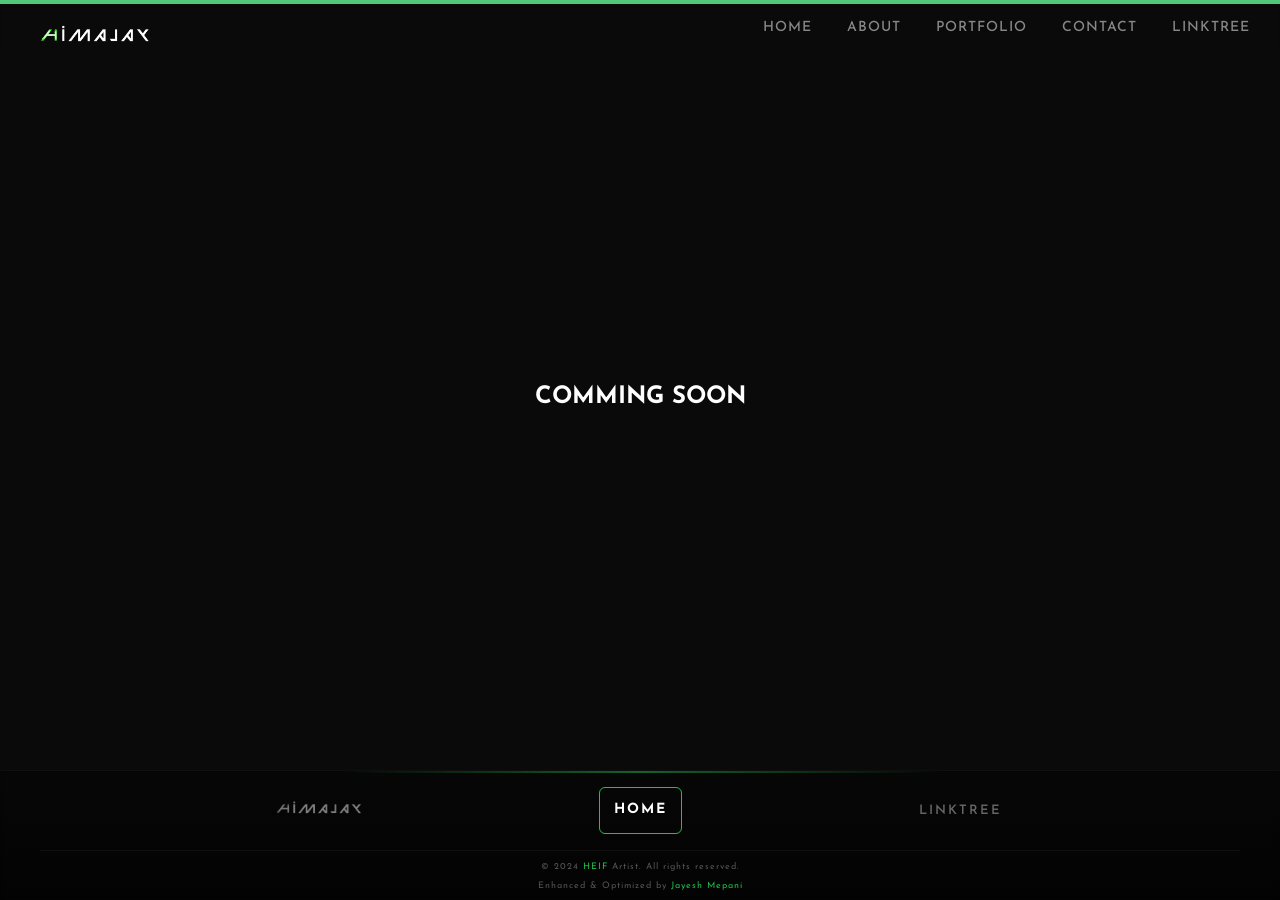
<file: work-detailgrading.html>
<!DOCTYPE html>
<html lang="en">

<head>
  <meta charset="UTF-8">
  <meta name="viewport" content="width=device-width, initial-scale=1.0">

  <!-- SEO Meta Tags -->
  <title>Color Grading | HEIF Artist</title>
  <meta name="description"
    content="Explore HEIF's color grading portfolio featuring professional color correction and cinematic looks.">
  <meta name="author" content="Jayesh Mepani">
  <meta name="robots" content="index, follow">
  <meta name="theme-color" content="#000000">

  <!-- Open Graph / Facebook -->
  <meta property="og:type" content="website">
  <meta property="og:title" content="Color Grading | HEIF Artist">
  <meta property="og:description" content="Professional color grading and cinematic looks by HEIF Artist.">
  <meta property="og:image" content="assets/img/thumbnail/grading.jpg">
  <meta property="og:site_name" content="HEIF Artist">

  <!-- Preconnect for Performance (Google Fonts) -->

  <!-- Favicon -->
  <link rel="icon" type="image/png" href="assets/img/logow.png">
  <link rel="apple-touch-icon" href="assets/img/logow.png">

  <link rel="stylesheet" href="assets/css/css.css?v=20261026-speed2">
  <link rel="stylesheet" href="assets/css/masonry.css?v=20261026-speed2">
  <link rel="stylesheet" href="assets/css/cursor.css?v=20261026-speed2">

  <script src="assets/js/script.js?v=20261026-speed2" defer></script>

  <script src="assets/js/scroll-animations.js?v=20261026-speed2" defer></script>

<link rel="stylesheet" href="assets/css/performance.css?v=20261026-speed2">
<script src="assets/js/image-delivery.js?v=20261026-speed2" defer></script>
<noscript><style>.lazy-image{display:none!important}</style></noscript>
</head>

<body>
  <!-- Skip Link for Accessibility -->
  <a href="#main-content" class="skip-link">Skip to main content</a>
  <div class="scroll-tracker"></div>

  <!-- Preloader -->

  <div class="stars-layer">
    <div class="stars-extra"></div>
  </div>
  <!-- Header -->
  <header role="banner">
    <div class="header__logo">
      <a href="index.html" aria-label="HEIF Artist Home">
        <img src="assets/optimized/b6daf8fdbaca4369-480.webp" alt="HEIF Artist Logo" id="anim-logo-h" loading="eager" decoding="async">
      </a>
    </div>
    <nav aria-label="Main navigation">
      <ul role="list">
        <li><a href="index.html">Home</a></li>
        <li><a href="about.html">About</a></li>
        <li><a href="work.html">Portfolio</a></li>
        <li><a href="contact.html">Contact</a></li>
        <li><a href="linktree.html">Linktree</a></li>
      </ul>
      <a href="#" class="nav-toggle hover-link" aria-label="Toggle navigation menu" aria-expanded="false">
        <svg viewBox="0 0 24 24" fill="currentColor" aria-hidden="true" width="24" height="24">
          <path d="M3 6h18v2H3V6zm0 5h18v2H3v-2zm0 5h18v2H3v-2z" />
        </svg>
      </a>
    </nav>
  </header>

  <!-- Main Content -->
  <main id="main-content">
    <div class="wil-content">
      <section class="awe-section" aria-labelledby="page-title">
        <div class="container" style="padding:0">
          <div class="page-title">
            <!-- <h1 id="page-title" class="page-title__title" style="margin-bottom: 0px;">Color Grading</h1> -->
            <!-- <div class="page-title__divider">Professional color grading focused on enhancing mood, tone, and cinematic
              depth. This section showcases before-after transformations, highlighting attention to color balance, skin
              tones, and overall visual consistency.</div> -->
          </div>
        </div>
      </section>
      <h2>
        <strong class="page-title">COMMING SOON</strong>
      </h2>
    </div>
  </main>

  <!-- Footer -->
  <footer class="footer" role="contentinfo">
    <div class="footer-container">
      <div class="footer-logo-container">
        <a href="index.html" aria-label="HEIF Artist Home">
          <img data-src="assets/optimized/b6daf8fdbaca4369-1600.webp" alt="HEIF Artist Logo" class="footer-logo lazy-image" loading="lazy" decoding="async" data-srcset="assets/optimized/b6daf8fdbaca4369-480.webp 480w, assets/optimized/b6daf8fdbaca4369-960.webp 960w, assets/optimized/b6daf8fdbaca4369-1600.webp 1600w" sizes="160px" width="2550" height="596" src="data:image/svg+xml,%3Csvg%20xmlns%3D%27http%3A%2F%2Fwww.w3.org%2F2000%2Fsvg%27%20width%3D%272550%27%20height%3D%27596%27%2F%3E"><noscript><img src="assets/optimized/b6daf8fdbaca4369-1600.webp" alt="HEIF Artist Logo" class="footer-logo" loading="lazy" decoding="async" srcset="assets/optimized/b6daf8fdbaca4369-480.webp 480w, assets/optimized/b6daf8fdbaca4369-960.webp 960w, assets/optimized/b6daf8fdbaca4369-1600.webp 1600w" sizes="160px" width="2550" height="596"></noscript>
        </a>
      </div>
      <div class="footer-home">
        <a class="footer-btn home-btn" href="index.html">Home</a>
      </div>
      <div class="footer-social-media">
        <a href="linktree.html" target="_blank" rel="noopener noreferrer">LINKTREE</a>
      </div>
    </div>
    <div class="footer-rights">
      <p>&copy; 2024 <a href="https://www.instagram.com/himalay.heif" target="_blank" rel="noopener noreferrer"
          class="footer-brand-link">HEIF</a> Artist. All rights reserved.</p>
      <p class="developer-credit">Enhanced & Optimized by <a href="https://jayeshmepani.github.io/Portfolio/"
          target="_blank" rel="noopener noreferrer">Jayesh Mepani</a></p>
    </div>
  </footer>

</body>

</html>
</file>
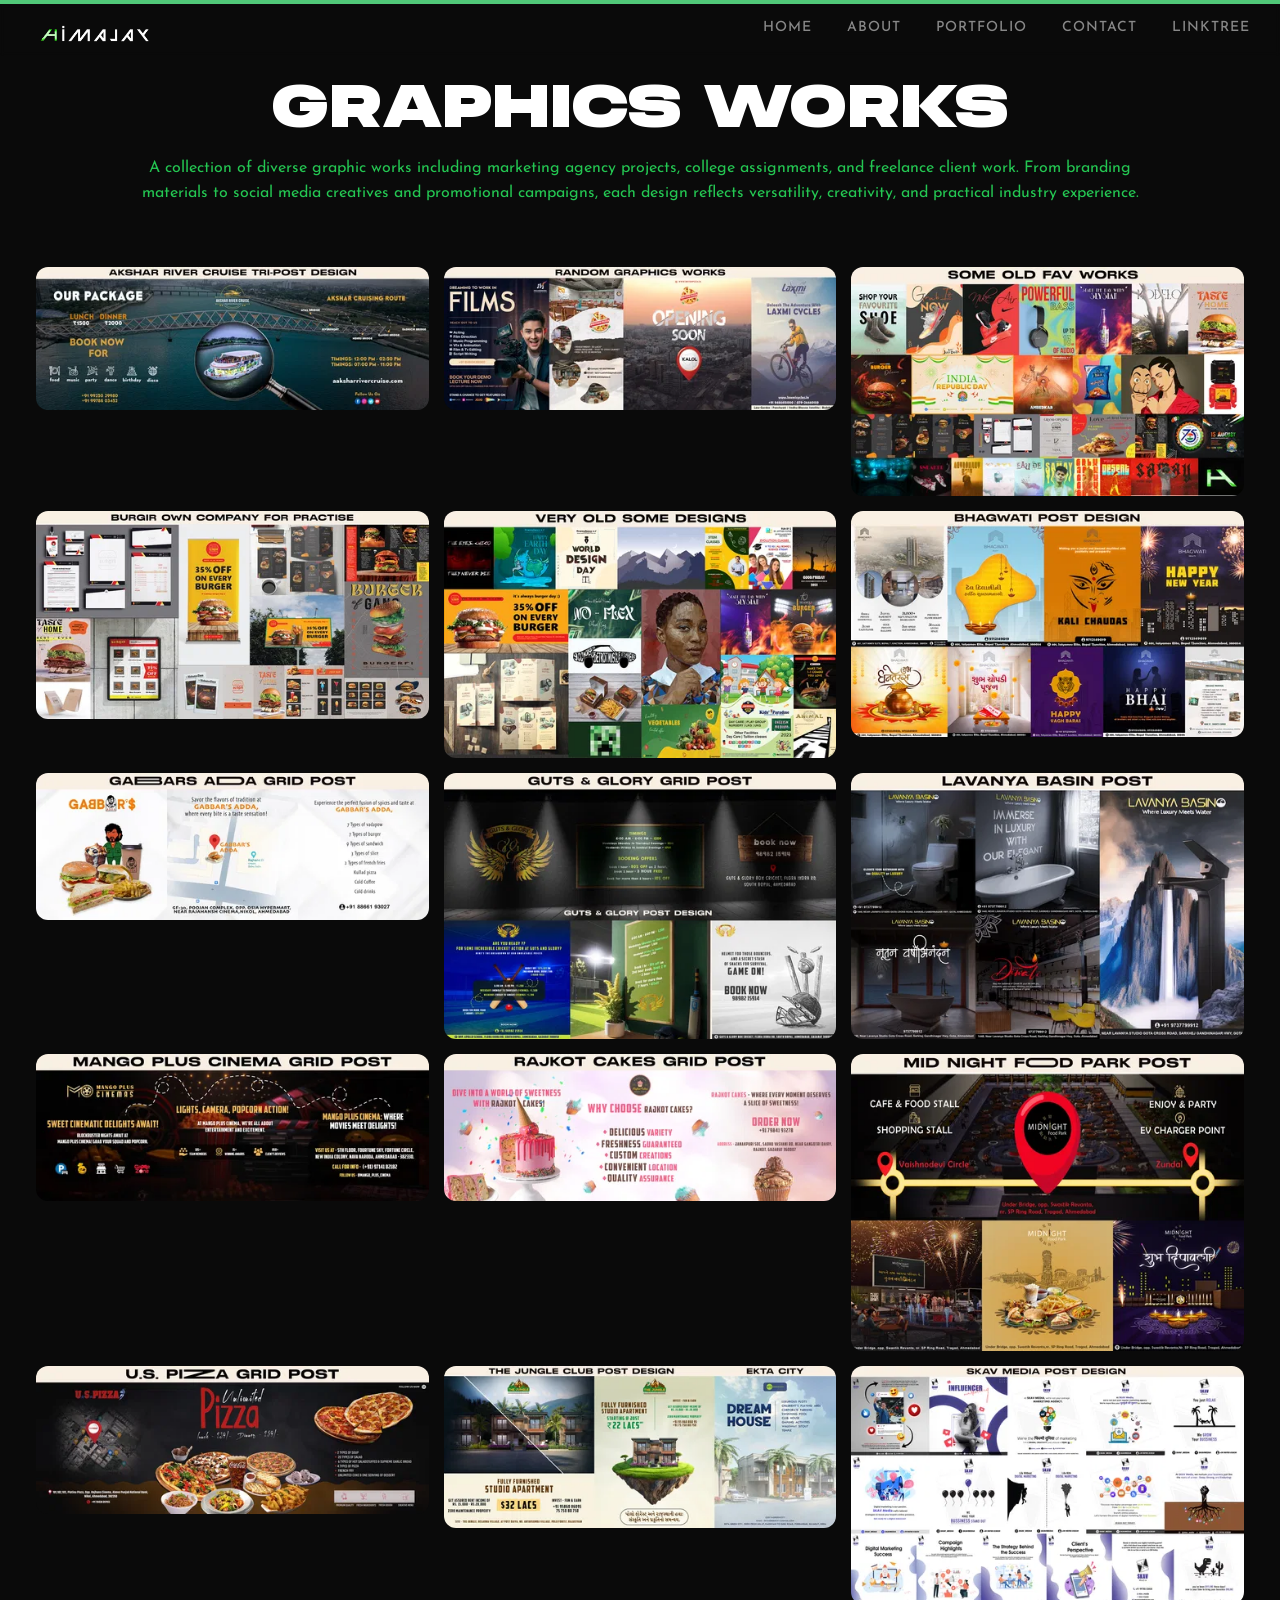
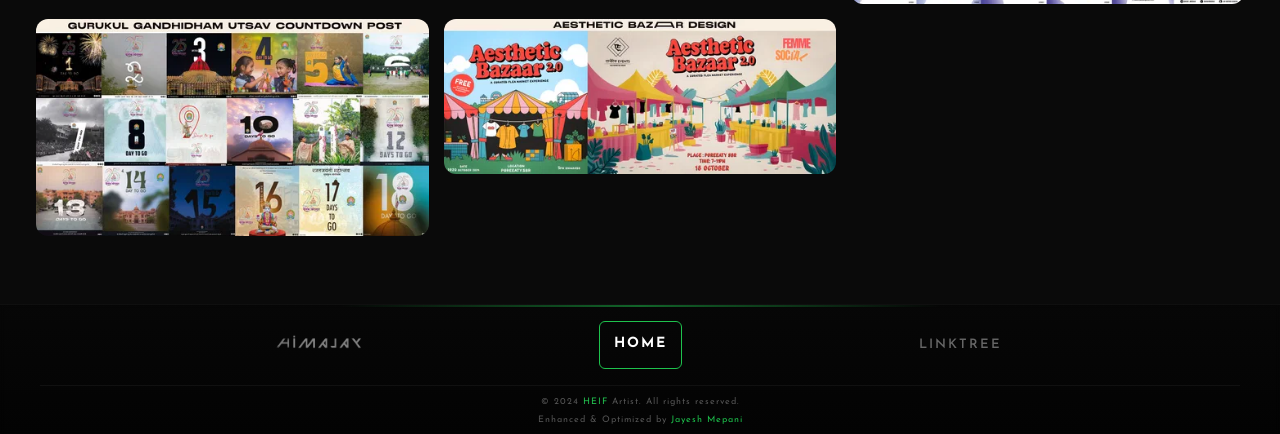
<file: work-detailgraphics.html>
<!DOCTYPE html>
<html lang="en">

<head>
    <meta charset="UTF-8">
    <meta name="viewport" content="width=device-width, initial-scale=1.0">

    <!-- SEO Meta Tags -->
    <title>Graphic Design | HEIF Artist</title>
    <meta name="description"
        content="Explore HEIF's graphic design portfolio featuring creative visual designs and digital artwork.">
    <meta name="author" content="Jayesh Mepani">
    <meta name="robots" content="index, follow">
    <meta name="theme-color" content="#000000">

    <!-- Open Graph / Facebook -->
    <meta property="og:type" content="website">
    <meta property="og:title" content="Graphic Design | HEIF Artist">
    <meta property="og:description" content="Creative graphic design and digital artwork by HEIF Artist.">
    <meta property="og:image" content="assets/img/thumbnail/graphics.jpg">
    <meta property="og:site_name" content="HEIF Artist">

    <!-- Preconnect for Performance (Google Fonts) -->

    <!-- Favicon -->
    <link rel="icon" type="image/png" href="assets/img/logow.png">
    <link rel="apple-touch-icon" href="assets/img/logow.png">

    <link rel="stylesheet" href="assets/css/css.css?v=20261026-speed2">
    <link rel="stylesheet" href="assets/css/masonry.css?v=20261026-speed2">
    <link rel="stylesheet" href="assets/css/cursor.css?v=20261026-speed2">

    <script src="assets/js/script.js?v=20261026-speed2" defer></script>

    <script src="assets/js/scroll-animations.js?v=20261026-speed2" defer></script>

<link rel="stylesheet" href="assets/css/performance.css?v=20261026-speed2">
<script src="assets/js/image-delivery.js?v=20261026-speed2" defer></script>
<noscript><style>.lazy-image{display:none!important}</style></noscript>
</head>

<body>
    <!-- Skip Link for Accessibility -->
    <a href="#main-content" class="skip-link">Skip to main content</a>
    <div class="scroll-tracker"></div>

    <!-- Preloader -->

    <div class="stars-layer">
        <div class="stars-extra"></div>
    </div>
    <!-- Header -->
    <header role="banner">
        <div class="header__logo">
            <a href="index.html" aria-label="HEIF Artist Home">
                <img src="assets/optimized/b6daf8fdbaca4369-480.webp" alt="HEIF Artist Logo" id="anim-logo-h" loading="eager" decoding="async">
            </a>
        </div>
        <nav aria-label="Main navigation">
            <ul role="list">
                <li><a href="index.html">Home</a></li>
                <li><a href="about.html">About</a></li>
                <li><a href="work.html">Portfolio</a></li>
                <li><a href="contact.html">Contact</a></li>
                <li><a href="linktree.html">Linktree</a></li>
            </ul>
            <a href="#" class="nav-toggle hover-link" aria-label="Toggle navigation menu" aria-expanded="false">
                <svg viewBox="0 0 24 24" fill="currentColor" aria-hidden="true" width="24" height="24">
                    <path d="M3 6h18v2H3V6zm0 5h18v2H3v-2zm0 5h18v2H3v-2z" />
                </svg>
            </a>
        </nav>
    </header>

    <!-- Main Content -->
    <main id="main-content">
        <div class="wil-content">
            <section class="awe-section" aria-labelledby="page-title">
                <div class="container">
                    <div class="page-title pb-40">
                        <h1 id="page-title" class="page-title__title">Graphics Works</h1>
                        <div class="page-title__divider">A collection of diverse graphic works including marketing
                            agency projects, college assignments, and freelance client work. From branding materials to
                            social media creatives and promotional campaigns, each design reflects versatility,
                            creativity, and practical industry experience.</div>
                    </div>
                </div>
            </section>
            <section class="image-showcase" aria-label="Graphic design gallery">
                <div class="masonry-container">
                    <div class="image-item"><img width="9000" height="3275" data-src="assets/optimized/abe7ace1090f0d9e-1600.webp"
                            alt="Graphic design 1" loading="lazy" decoding="async" data-srcset="assets/optimized/abe7ace1090f0d9e-480.webp 480w, assets/optimized/abe7ace1090f0d9e-960.webp 960w, assets/optimized/abe7ace1090f0d9e-1600.webp 1600w" sizes="(max-width: 600px) 100vw, (max-width: 1024px) 50vw, 33vw" class="lazy-image" src="data:image/svg+xml,%3Csvg%20xmlns%3D%27http%3A%2F%2Fwww.w3.org%2F2000%2Fsvg%27%20width%3D%279000%27%20height%3D%273275%27%2F%3E"><noscript><img width="9000" height="3275" src="assets/optimized/abe7ace1090f0d9e-1600.webp"
                            alt="Graphic design 1" loading="lazy" decoding="async" srcset="assets/optimized/abe7ace1090f0d9e-480.webp 480w, assets/optimized/abe7ace1090f0d9e-960.webp 960w, assets/optimized/abe7ace1090f0d9e-1600.webp 1600w" sizes="(max-width: 600px) 100vw, (max-width: 1024px) 50vw, 33vw"></noscript></div>
                    <div class="image-item"><img width="9000" height="3275" data-src="assets/optimized/0e7bba45b9e0b3d7-1600.webp"
                            alt="Graphic design 2" loading="lazy" decoding="async" data-srcset="assets/optimized/0e7bba45b9e0b3d7-480.webp 480w, assets/optimized/0e7bba45b9e0b3d7-960.webp 960w, assets/optimized/0e7bba45b9e0b3d7-1600.webp 1600w" sizes="(max-width: 600px) 100vw, (max-width: 1024px) 50vw, 33vw" class="lazy-image" src="data:image/svg+xml,%3Csvg%20xmlns%3D%27http%3A%2F%2Fwww.w3.org%2F2000%2Fsvg%27%20width%3D%279000%27%20height%3D%273275%27%2F%3E"><noscript><img width="9000" height="3275" src="assets/optimized/0e7bba45b9e0b3d7-1600.webp"
                            alt="Graphic design 2" loading="lazy" decoding="async" srcset="assets/optimized/0e7bba45b9e0b3d7-480.webp 480w, assets/optimized/0e7bba45b9e0b3d7-960.webp 960w, assets/optimized/0e7bba45b9e0b3d7-1600.webp 1600w" sizes="(max-width: 600px) 100vw, (max-width: 1024px) 50vw, 33vw"></noscript></div>
                    <div class="image-item"><img width="1712" height="1000" data-src="assets/optimized/8273692aad8abb2f-1600.webp"
                            alt="Graphic design 3" loading="lazy" decoding="async" data-srcset="assets/optimized/8273692aad8abb2f-480.webp 480w, assets/optimized/8273692aad8abb2f-960.webp 960w, assets/optimized/8273692aad8abb2f-1600.webp 1600w" sizes="(max-width: 600px) 100vw, (max-width: 1024px) 50vw, 33vw" class="lazy-image" src="data:image/svg+xml,%3Csvg%20xmlns%3D%27http%3A%2F%2Fwww.w3.org%2F2000%2Fsvg%27%20width%3D%271712%27%20height%3D%271000%27%2F%3E"><noscript><img width="1712" height="1000" src="assets/optimized/8273692aad8abb2f-1600.webp"
                            alt="Graphic design 3" loading="lazy" decoding="async" srcset="assets/optimized/8273692aad8abb2f-480.webp 480w, assets/optimized/8273692aad8abb2f-960.webp 960w, assets/optimized/8273692aad8abb2f-1600.webp 1600w" sizes="(max-width: 600px) 100vw, (max-width: 1024px) 50vw, 33vw"></noscript></div>
                    <div class="image-item"><img width="1518" height="806" data-src="assets/optimized/d245383373275757-1518.webp"
                            alt="Graphic design 4" loading="lazy" decoding="async" data-srcset="assets/optimized/d245383373275757-480.webp 480w, assets/optimized/d245383373275757-960.webp 960w, assets/optimized/d245383373275757-1518.webp 1518w" sizes="(max-width: 600px) 100vw, (max-width: 1024px) 50vw, 33vw" class="lazy-image" src="data:image/svg+xml,%3Csvg%20xmlns%3D%27http%3A%2F%2Fwww.w3.org%2F2000%2Fsvg%27%20width%3D%271518%27%20height%3D%27806%27%2F%3E"><noscript><img width="1518" height="806" src="assets/optimized/d245383373275757-1518.webp"
                            alt="Graphic design 4" loading="lazy" decoding="async" srcset="assets/optimized/d245383373275757-480.webp 480w, assets/optimized/d245383373275757-960.webp 960w, assets/optimized/d245383373275757-1518.webp 1518w" sizes="(max-width: 600px) 100vw, (max-width: 1024px) 50vw, 33vw"></noscript></div>
                    <div class="image-item"><img width="1469" height="923" data-src="assets/optimized/4f77d1bae505c734-1469.webp"
                            alt="Graphic design 5" loading="lazy" decoding="async" data-srcset="assets/optimized/4f77d1bae505c734-480.webp 480w, assets/optimized/4f77d1bae505c734-960.webp 960w, assets/optimized/4f77d1bae505c734-1469.webp 1469w" sizes="(max-width: 600px) 100vw, (max-width: 1024px) 50vw, 33vw" class="lazy-image" src="data:image/svg+xml,%3Csvg%20xmlns%3D%27http%3A%2F%2Fwww.w3.org%2F2000%2Fsvg%27%20width%3D%271469%27%20height%3D%27923%27%2F%3E"><noscript><img width="1469" height="923" src="assets/optimized/4f77d1bae505c734-1469.webp"
                            alt="Graphic design 5" loading="lazy" decoding="async" srcset="assets/optimized/4f77d1bae505c734-480.webp 480w, assets/optimized/4f77d1bae505c734-960.webp 960w, assets/optimized/4f77d1bae505c734-1469.webp 1469w" sizes="(max-width: 600px) 100vw, (max-width: 1024px) 50vw, 33vw"></noscript></div>
                    <div class="image-item"><img width="2221" height="1280" data-src="assets/optimized/a2818ae3cda00f73-1600.webp"
                            alt="Graphic design 6" loading="lazy" decoding="async" data-srcset="assets/optimized/a2818ae3cda00f73-480.webp 480w, assets/optimized/a2818ae3cda00f73-960.webp 960w, assets/optimized/a2818ae3cda00f73-1600.webp 1600w" sizes="(max-width: 600px) 100vw, (max-width: 1024px) 50vw, 33vw" class="lazy-image" src="data:image/svg+xml,%3Csvg%20xmlns%3D%27http%3A%2F%2Fwww.w3.org%2F2000%2Fsvg%27%20width%3D%272221%27%20height%3D%271280%27%2F%3E"><noscript><img width="2221" height="1280" src="assets/optimized/a2818ae3cda00f73-1600.webp"
                            alt="Graphic design 6" loading="lazy" decoding="async" srcset="assets/optimized/a2818ae3cda00f73-480.webp 480w, assets/optimized/a2818ae3cda00f73-960.webp 960w, assets/optimized/a2818ae3cda00f73-1600.webp 1600w" sizes="(max-width: 600px) 100vw, (max-width: 1024px) 50vw, 33vw"></noscript></div>
                    <div class="image-item"><img width="3240" height="1215" data-src="assets/optimized/aa8b9a18e5b0ef4d-1600.webp"
                            alt="Graphic design 7" loading="lazy" decoding="async" data-srcset="assets/optimized/aa8b9a18e5b0ef4d-480.webp 480w, assets/optimized/aa8b9a18e5b0ef4d-960.webp 960w, assets/optimized/aa8b9a18e5b0ef4d-1600.webp 1600w" sizes="(max-width: 600px) 100vw, (max-width: 1024px) 50vw, 33vw" class="lazy-image" src="data:image/svg+xml,%3Csvg%20xmlns%3D%27http%3A%2F%2Fwww.w3.org%2F2000%2Fsvg%27%20width%3D%273240%27%20height%3D%271215%27%2F%3E"><noscript><img width="3240" height="1215" src="assets/optimized/aa8b9a18e5b0ef4d-1600.webp"
                            alt="Graphic design 7" loading="lazy" decoding="async" srcset="assets/optimized/aa8b9a18e5b0ef4d-480.webp 480w, assets/optimized/aa8b9a18e5b0ef4d-960.webp 960w, assets/optimized/aa8b9a18e5b0ef4d-1600.webp 1600w" sizes="(max-width: 600px) 100vw, (max-width: 1024px) 50vw, 33vw"></noscript></div>
                    <div class="image-item"><img width="3240" height="2192" data-src="assets/optimized/63c1934b478881b9-1600.webp"
                            alt="Graphic design 8" loading="lazy" decoding="async" data-srcset="assets/optimized/63c1934b478881b9-480.webp 480w, assets/optimized/63c1934b478881b9-960.webp 960w, assets/optimized/63c1934b478881b9-1600.webp 1600w" sizes="(max-width: 600px) 100vw, (max-width: 1024px) 50vw, 33vw" class="lazy-image" src="data:image/svg+xml,%3Csvg%20xmlns%3D%27http%3A%2F%2Fwww.w3.org%2F2000%2Fsvg%27%20width%3D%273240%27%20height%3D%272192%27%2F%3E"><noscript><img width="3240" height="2192" src="assets/optimized/63c1934b478881b9-1600.webp"
                            alt="Graphic design 8" loading="lazy" decoding="async" srcset="assets/optimized/63c1934b478881b9-480.webp 480w, assets/optimized/63c1934b478881b9-960.webp 960w, assets/optimized/63c1934b478881b9-1600.webp 1600w" sizes="(max-width: 600px) 100vw, (max-width: 1024px) 50vw, 33vw"></noscript></div>
                    <div class="image-item"><img width="3240" height="2192" data-src="assets/optimized/56766211a721100b-1600.webp"
                            alt="Graphic design 9" loading="lazy" decoding="async" data-srcset="assets/optimized/56766211a721100b-480.webp 480w, assets/optimized/56766211a721100b-960.webp 960w, assets/optimized/56766211a721100b-1600.webp 1600w" sizes="(max-width: 600px) 100vw, (max-width: 1024px) 50vw, 33vw" class="lazy-image" src="data:image/svg+xml,%3Csvg%20xmlns%3D%27http%3A%2F%2Fwww.w3.org%2F2000%2Fsvg%27%20width%3D%273240%27%20height%3D%272192%27%2F%3E"><noscript><img width="3240" height="2192" src="assets/optimized/56766211a721100b-1600.webp"
                            alt="Graphic design 9" loading="lazy" decoding="async" srcset="assets/optimized/56766211a721100b-480.webp 480w, assets/optimized/56766211a721100b-960.webp 960w, assets/optimized/56766211a721100b-1600.webp 1600w" sizes="(max-width: 600px) 100vw, (max-width: 1024px) 50vw, 33vw"></noscript></div>
                    <div class="image-item"><img width="3240" height="1215" data-src="assets/optimized/a2d0433ed096da33-1600.webp"
                            alt="Graphic design 10" loading="lazy" decoding="async" data-srcset="assets/optimized/a2d0433ed096da33-480.webp 480w, assets/optimized/a2d0433ed096da33-960.webp 960w, assets/optimized/a2d0433ed096da33-1600.webp 1600w" sizes="(max-width: 600px) 100vw, (max-width: 1024px) 50vw, 33vw" class="lazy-image" src="data:image/svg+xml,%3Csvg%20xmlns%3D%27http%3A%2F%2Fwww.w3.org%2F2000%2Fsvg%27%20width%3D%273240%27%20height%3D%271215%27%2F%3E"><noscript><img width="3240" height="1215" src="assets/optimized/a2d0433ed096da33-1600.webp"
                            alt="Graphic design 10" loading="lazy" decoding="async" srcset="assets/optimized/a2d0433ed096da33-480.webp 480w, assets/optimized/a2d0433ed096da33-960.webp 960w, assets/optimized/a2d0433ed096da33-1600.webp 1600w" sizes="(max-width: 600px) 100vw, (max-width: 1024px) 50vw, 33vw"></noscript></div>
                    <div class="image-item"><img width="3240" height="1215" data-src="assets/optimized/c207efffe585695d-1600.webp"
                            alt="Graphic design 11" loading="lazy" decoding="async" data-srcset="assets/optimized/c207efffe585695d-480.webp 480w, assets/optimized/c207efffe585695d-960.webp 960w, assets/optimized/c207efffe585695d-1600.webp 1600w" sizes="(max-width: 600px) 100vw, (max-width: 1024px) 50vw, 33vw" class="lazy-image" src="data:image/svg+xml,%3Csvg%20xmlns%3D%27http%3A%2F%2Fwww.w3.org%2F2000%2Fsvg%27%20width%3D%273240%27%20height%3D%271215%27%2F%3E"><noscript><img width="3240" height="1215" src="assets/optimized/c207efffe585695d-1600.webp"
                            alt="Graphic design 11" loading="lazy" decoding="async" srcset="assets/optimized/c207efffe585695d-480.webp 480w, assets/optimized/c207efffe585695d-960.webp 960w, assets/optimized/c207efffe585695d-1600.webp 1600w" sizes="(max-width: 600px) 100vw, (max-width: 1024px) 50vw, 33vw"></noscript></div>
                    <div class="image-item"><img width="2892" height="2192" data-src="assets/optimized/06eb4e6a80f353a3-1600.webp"
                            alt="Graphic design 12" loading="lazy" decoding="async" data-srcset="assets/optimized/06eb4e6a80f353a3-480.webp 480w, assets/optimized/06eb4e6a80f353a3-960.webp 960w, assets/optimized/06eb4e6a80f353a3-1600.webp 1600w" sizes="(max-width: 600px) 100vw, (max-width: 1024px) 50vw, 33vw" class="lazy-image" src="data:image/svg+xml,%3Csvg%20xmlns%3D%27http%3A%2F%2Fwww.w3.org%2F2000%2Fsvg%27%20width%3D%272892%27%20height%3D%272192%27%2F%3E"><noscript><img width="2892" height="2192" src="assets/optimized/06eb4e6a80f353a3-1600.webp"
                            alt="Graphic design 12" loading="lazy" decoding="async" srcset="assets/optimized/06eb4e6a80f353a3-480.webp 480w, assets/optimized/06eb4e6a80f353a3-960.webp 960w, assets/optimized/06eb4e6a80f353a3-1600.webp 1600w" sizes="(max-width: 600px) 100vw, (max-width: 1024px) 50vw, 33vw"></noscript></div>
                    <div class="image-item"><img width="3240" height="1215" data-src="assets/optimized/9eaec78ba93b1007-1600.webp"
                            alt="Graphic design 13" loading="lazy" decoding="async" data-srcset="assets/optimized/9eaec78ba93b1007-480.webp 480w, assets/optimized/9eaec78ba93b1007-960.webp 960w, assets/optimized/9eaec78ba93b1007-1600.webp 1600w" sizes="(max-width: 600px) 100vw, (max-width: 1024px) 50vw, 33vw" class="lazy-image" src="data:image/svg+xml,%3Csvg%20xmlns%3D%27http%3A%2F%2Fwww.w3.org%2F2000%2Fsvg%27%20width%3D%273240%27%20height%3D%271215%27%2F%3E"><noscript><img width="3240" height="1215" src="assets/optimized/9eaec78ba93b1007-1600.webp"
                            alt="Graphic design 13" loading="lazy" decoding="async" srcset="assets/optimized/9eaec78ba93b1007-480.webp 480w, assets/optimized/9eaec78ba93b1007-960.webp 960w, assets/optimized/9eaec78ba93b1007-1600.webp 1600w" sizes="(max-width: 600px) 100vw, (max-width: 1024px) 50vw, 33vw"></noscript></div>
                    <div class="image-item"><img width="5354" height="2192" data-src="assets/optimized/495d6ad4840c73d4-1600.webp"
                            alt="Graphic design 14" loading="lazy" decoding="async" data-srcset="assets/optimized/495d6ad4840c73d4-480.webp 480w, assets/optimized/495d6ad4840c73d4-960.webp 960w, assets/optimized/495d6ad4840c73d4-1600.webp 1600w" sizes="(max-width: 600px) 100vw, (max-width: 1024px) 50vw, 33vw" class="lazy-image" src="data:image/svg+xml,%3Csvg%20xmlns%3D%27http%3A%2F%2Fwww.w3.org%2F2000%2Fsvg%27%20width%3D%275354%27%20height%3D%272192%27%2F%3E"><noscript><img width="5354" height="2192" src="assets/optimized/495d6ad4840c73d4-1600.webp"
                            alt="Graphic design 14" loading="lazy" decoding="async" srcset="assets/optimized/495d6ad4840c73d4-480.webp 480w, assets/optimized/495d6ad4840c73d4-960.webp 960w, assets/optimized/495d6ad4840c73d4-1600.webp 1600w" sizes="(max-width: 600px) 100vw, (max-width: 1024px) 50vw, 33vw"></noscript></div>
                    <div class="image-item"><img width="3119" height="1885" data-src="assets/optimized/b60e4e0eafed52ff-1600.webp"
                            alt="Graphic design 15" loading="lazy" decoding="async" data-srcset="assets/optimized/b60e4e0eafed52ff-480.webp 480w, assets/optimized/b60e4e0eafed52ff-960.webp 960w, assets/optimized/b60e4e0eafed52ff-1600.webp 1600w" sizes="(max-width: 600px) 100vw, (max-width: 1024px) 50vw, 33vw" class="lazy-image" src="data:image/svg+xml,%3Csvg%20xmlns%3D%27http%3A%2F%2Fwww.w3.org%2F2000%2Fsvg%27%20width%3D%273119%27%20height%3D%271885%27%2F%3E"><noscript><img width="3119" height="1885" src="assets/optimized/b60e4e0eafed52ff-1600.webp"
                            alt="Graphic design 15" loading="lazy" decoding="async" srcset="assets/optimized/b60e4e0eafed52ff-480.webp 480w, assets/optimized/b60e4e0eafed52ff-960.webp 960w, assets/optimized/b60e4e0eafed52ff-1600.webp 1600w" sizes="(max-width: 600px) 100vw, (max-width: 1024px) 50vw, 33vw"></noscript></div>
                    <div class="image-item"><img width="5281" height="2927" data-src="assets/optimized/74c42d49d0636204-1600.webp"
                            alt="Graphic design 16" loading="lazy" decoding="async" data-srcset="assets/optimized/74c42d49d0636204-480.webp 480w, assets/optimized/74c42d49d0636204-960.webp 960w, assets/optimized/74c42d49d0636204-1600.webp 1600w" sizes="(max-width: 600px) 100vw, (max-width: 1024px) 50vw, 33vw" class="lazy-image" src="data:image/svg+xml,%3Csvg%20xmlns%3D%27http%3A%2F%2Fwww.w3.org%2F2000%2Fsvg%27%20width%3D%275281%27%20height%3D%272927%27%2F%3E"><noscript><img width="5281" height="2927" src="assets/optimized/74c42d49d0636204-1600.webp"
                            alt="Graphic design 16" loading="lazy" decoding="async" srcset="assets/optimized/74c42d49d0636204-480.webp 480w, assets/optimized/74c42d49d0636204-960.webp 960w, assets/optimized/74c42d49d0636204-1600.webp 1600w" sizes="(max-width: 600px) 100vw, (max-width: 1024px) 50vw, 33vw"></noscript></div>
                    <div class="image-item"><img width="5614" height="2227" data-src="assets/optimized/6b1b43ae544e52d1-1600.webp"
                            alt="Graphic design 17" loading="lazy" decoding="async" data-srcset="assets/optimized/6b1b43ae544e52d1-480.webp 480w, assets/optimized/6b1b43ae544e52d1-960.webp 960w, assets/optimized/6b1b43ae544e52d1-1600.webp 1600w" sizes="(max-width: 600px) 100vw, (max-width: 1024px) 50vw, 33vw" class="lazy-image" src="data:image/svg+xml,%3Csvg%20xmlns%3D%27http%3A%2F%2Fwww.w3.org%2F2000%2Fsvg%27%20width%3D%275614%27%20height%3D%272227%27%2F%3E"><noscript><img width="5614" height="2227" src="assets/optimized/6b1b43ae544e52d1-1600.webp"
                            alt="Graphic design 17" loading="lazy" decoding="async" srcset="assets/optimized/6b1b43ae544e52d1-480.webp 480w, assets/optimized/6b1b43ae544e52d1-960.webp 960w, assets/optimized/6b1b43ae544e52d1-1600.webp 1600w" sizes="(max-width: 600px) 100vw, (max-width: 1024px) 50vw, 33vw"></noscript></div>
                </div>
            </section>
        </div>
    </main>

    <!-- Footer -->
    <footer class="footer" role="contentinfo">
        <div class="footer-container">
            <div class="footer-logo-container">
                <a href="index.html" aria-label="HEIF Artist Home">
                    <img data-src="assets/optimized/b6daf8fdbaca4369-1600.webp" alt="HEIF Artist Logo" class="footer-logo lazy-image" loading="lazy"
                        decoding="async" data-srcset="assets/optimized/b6daf8fdbaca4369-480.webp 480w, assets/optimized/b6daf8fdbaca4369-960.webp 960w, assets/optimized/b6daf8fdbaca4369-1600.webp 1600w" sizes="160px" width="2550" height="596" src="data:image/svg+xml,%3Csvg%20xmlns%3D%27http%3A%2F%2Fwww.w3.org%2F2000%2Fsvg%27%20width%3D%272550%27%20height%3D%27596%27%2F%3E"><noscript><img src="assets/optimized/b6daf8fdbaca4369-1600.webp" alt="HEIF Artist Logo" class="footer-logo" loading="lazy"
                        decoding="async" srcset="assets/optimized/b6daf8fdbaca4369-480.webp 480w, assets/optimized/b6daf8fdbaca4369-960.webp 960w, assets/optimized/b6daf8fdbaca4369-1600.webp 1600w" sizes="160px" width="2550" height="596"></noscript>
                </a>
            </div>
            <div class="footer-home">
                <a class="footer-btn home-btn" href="index.html">Home</a>
            </div>
            <div class="footer-social-media">
                <a href="linktree.html" target="_blank" rel="noopener noreferrer">LINKTREE</a>
            </div>
        </div>
        <div class="footer-rights">
            <p>&copy; 2024 <a href="https://www.instagram.com/himalay.heif" target="_blank" rel="noopener noreferrer"
                    class="footer-brand-link">HEIF</a> Artist. All rights
                reserved.</p>
            <p class="developer-credit">Enhanced & Optimized by <a href="https://jayeshmepani.github.io/Portfolio/"
                    target="_blank" rel="noopener noreferrer">Jayesh Mepani</a></p>
        </div>
    </footer>

</body>

</html>
</file>
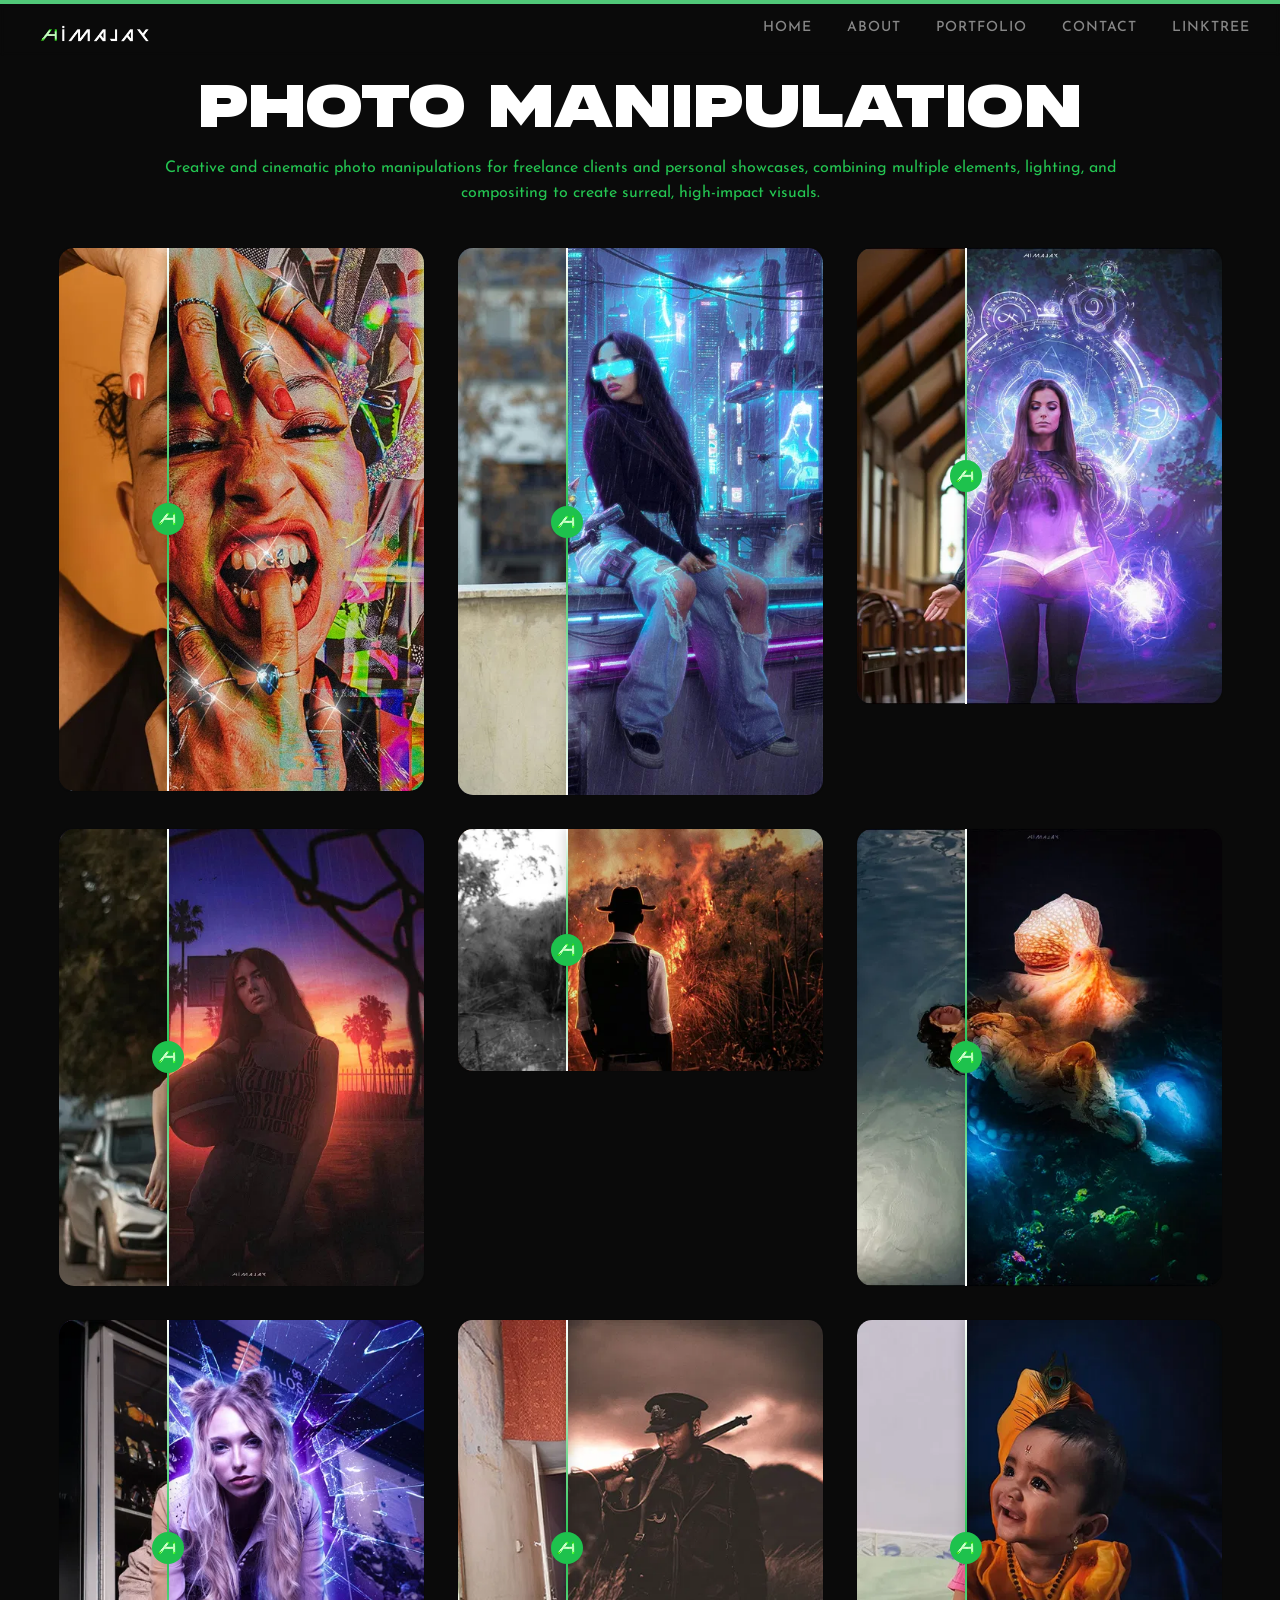
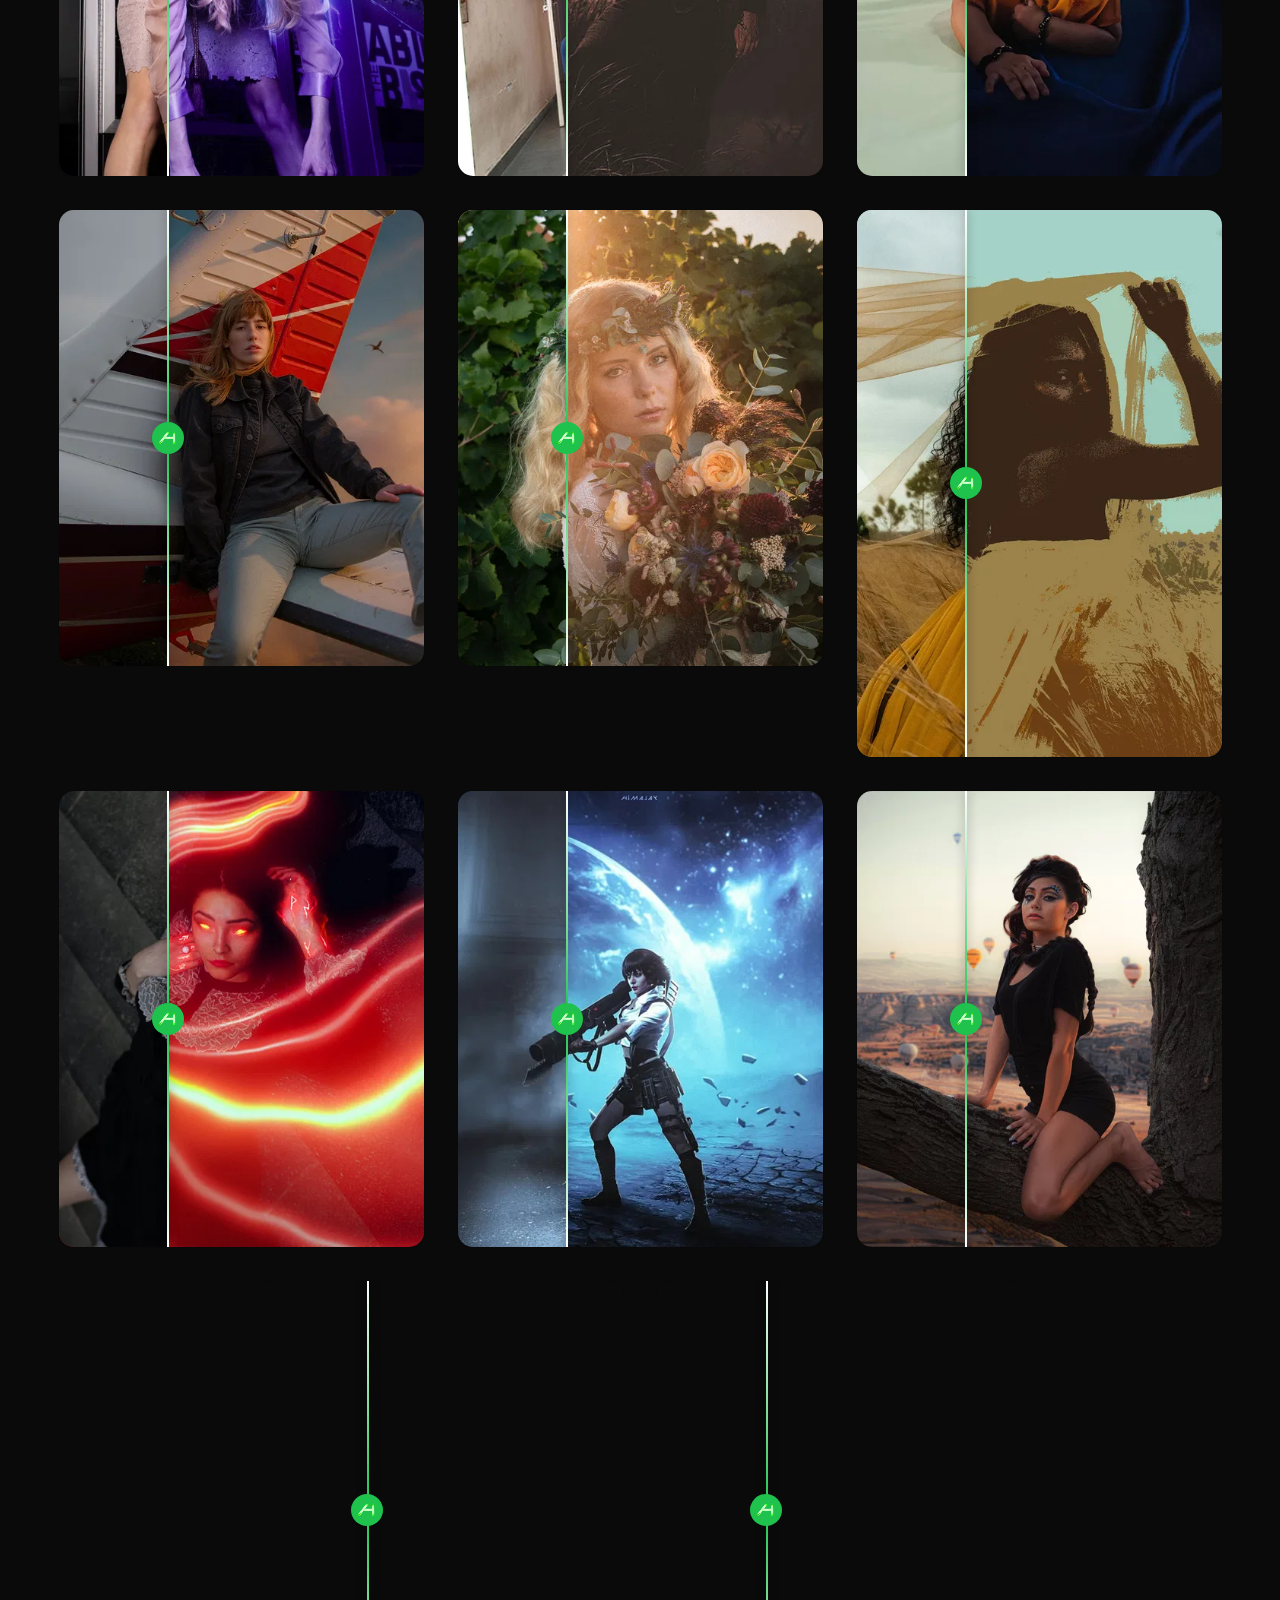
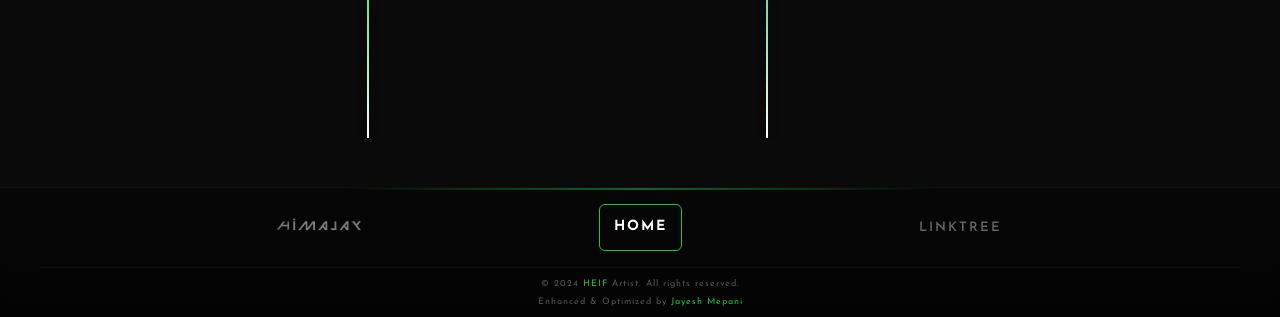
<file: work-detailmanipulation.html>
<!DOCTYPE html>
<html lang="en">

<head>
    <meta charset="UTF-8">
    <meta name="viewport" content="width=device-width, initial-scale=1.0">

    <!-- SEO Meta Tags -->
    <title>Photo Manipulation | HEIF Artist</title>
    <meta name="description"
        content="Explore HEIF's photo manipulation portfolio featuring stunning composites and creative edits.">
    <meta name="author" content="Jayesh Mepani">
    <meta name="robots" content="index, follow">
    <meta name="theme-color" content="#000000">

    <!-- Open Graph / Facebook -->
    <meta property="og:type" content="website">
    <meta property="og:title" content="Photo Manipulation | HEIF Artist">
    <meta property="og:description" content="Stunning photo manipulations and composites by HEIF Artist.">
    <meta property="og:image" content="assets/img/thumbnail-banner/manipulation.jpeg">
    <meta property="og:site_name" content="HEIF Artist">

    <!-- Preconnect for Performance (Google Fonts) -->

    <!-- Favicon -->
    <link rel="icon" type="image/png" href="assets/img/logow.png">
    <link rel="apple-touch-icon" href="assets/img/logow.png">

    <!-- Stylesheets -->
    <link rel="stylesheet" href="assets/css/css.css?v=20261026-speed2">
    <link rel="stylesheet" href="assets/css/masonry.css?v=20261026-speed2">
    <link rel="stylesheet" href="assets/css/cursor.css?v=20261026-speed2">

    <script src="assets/js/script.js?v=20261026-speed2" defer></script>

    <script src="assets/js/scroll-animations.js?v=20261026-speed2" defer></script>

<link rel="stylesheet" href="assets/css/performance.css?v=20261026-speed2">
<script src="assets/js/image-delivery.js?v=20261026-speed2" defer></script>
<noscript><style>.lazy-image{display:none!important}</style></noscript>
</head>

<body>
    <!-- Skip Link for Accessibility -->
    <a href="#main-content" class="skip-link">Skip to main content</a>
    <div class="scroll-tracker"></div>

    <!-- Preloader -->

    <div class="stars-layer">
        <div class="stars-extra"></div>
    </div>

    <!-- Header -->
    <header role="banner">
        <div class="header__logo">
            <a href="index.html" aria-label="HEIF Artist Home">
                <img src="assets/optimized/b6daf8fdbaca4369-480.webp" alt="HEIF Artist Logo" id="anim-logo-h" loading="eager" decoding="async">
            </a>
        </div>
        <nav aria-label="Main navigation">
            <ul role="list">
                <li><a href="index.html">Home</a></li>
                <li><a href="about.html">About</a></li>
                <li><a href="work.html">Portfolio</a></li>
                <li><a href="contact.html">Contact</a></li>
                <li><a href="linktree.html">Linktree</a></li>
            </ul>
            <a href="#" class="nav-toggle hover-link" aria-label="Toggle navigation menu" aria-expanded="false">
                <svg viewBox="0 0 24 24" fill="currentColor" aria-hidden="true" width="24" height="24">
                    <path d="M3 6h18v2H3V6zm0 5h18v2H3v-2zm0 5h18v2H3v-2z" />
                </svg>
            </a>
        </nav>
    </header>

    <!-- Main Content -->
    <main id="main-content">
        <div class="wil-content">
            <section class="awe-section" aria-labelledby="page-title">
                <div class="container">
                    <div class="page-title pb-40">
                        <h1 id="page-title" class="page-title__title">Photo Manipulation</h1>
                        <div class="page-title__divider">Creative and cinematic photo manipulations for freelance clients and personal showcases, combining multiple elements, lighting, and compositing to create surreal, high-impact visuals.</div>
                    </div>
                </div>
            </section>
            <section class="image-showcase" aria-label="Photo manipulation gallery">
                <div class="flex-container">
                    <!-- Pair 1 -->
                    <div class="image-item">
                        <div class="compare" id="compare-1">
                            <img class="compare__image-one lazy-image" data-src="assets/optimized/2bf4fa37fee6e037-690.webp" alt="After Edit"
                                loading="lazy" decoding="async" data-srcset="assets/optimized/2bf4fa37fee6e037-480.webp 480w, assets/optimized/2bf4fa37fee6e037-690.webp 690w" sizes="(max-width: 600px) 100vw, (max-width: 1024px) 50vw, 33vw" width="690" height="1027" src="data:image/svg+xml,%3Csvg%20xmlns%3D%27http%3A%2F%2Fwww.w3.org%2F2000%2Fsvg%27%20width%3D%27690%27%20height%3D%271027%27%2F%3E"><noscript><img class="compare__image-one" src="assets/optimized/2bf4fa37fee6e037-690.webp" alt="After Edit"
                                loading="lazy" decoding="async" srcset="assets/optimized/2bf4fa37fee6e037-480.webp 480w, assets/optimized/2bf4fa37fee6e037-690.webp 690w" sizes="(max-width: 600px) 100vw, (max-width: 1024px) 50vw, 33vw" width="690" height="1027"></noscript>
                            <div class="compare__mask">
                                <img class="compare__image-two lazy-image" data-src="assets/optimized/c6deaf7aa0e6a8d2-690.webp" alt="Before Edit"
                                    loading="lazy" decoding="async" data-srcset="assets/optimized/c6deaf7aa0e6a8d2-480.webp 480w, assets/optimized/c6deaf7aa0e6a8d2-690.webp 690w" sizes="(max-width: 600px) 100vw, (max-width: 1024px) 50vw, 33vw" width="690" height="1027" src="data:image/svg+xml,%3Csvg%20xmlns%3D%27http%3A%2F%2Fwww.w3.org%2F2000%2Fsvg%27%20width%3D%27690%27%20height%3D%271027%27%2F%3E"><noscript><img class="compare__image-two" src="assets/optimized/c6deaf7aa0e6a8d2-690.webp" alt="Before Edit"
                                    loading="lazy" decoding="async" srcset="assets/optimized/c6deaf7aa0e6a8d2-480.webp 480w, assets/optimized/c6deaf7aa0e6a8d2-690.webp 690w" sizes="(max-width: 600px) 100vw, (max-width: 1024px) 50vw, 33vw" width="690" height="1027"></noscript>
                            </div>
                            <div class="compare__separator">
                                <div class="compare__icon"></div>
                            </div>
                            <input class="compare__input" type="range" min="0" max="100" value="30">
                        </div>
                    </div>

                    <!-- Pair 2 -->
                    <div class="image-item">
                        <div class="compare" id="compare-2">
                            <img class="compare__image-one lazy-image" data-src="assets/optimized/988ee056de98abc3-900.webp" alt="After Edit"
                                loading="lazy" decoding="async" data-srcset="assets/optimized/988ee056de98abc3-480.webp 480w, assets/optimized/988ee056de98abc3-900.webp 900w" sizes="(max-width: 600px) 100vw, (max-width: 1024px) 50vw, 33vw" width="900" height="1350" src="data:image/svg+xml,%3Csvg%20xmlns%3D%27http%3A%2F%2Fwww.w3.org%2F2000%2Fsvg%27%20width%3D%27900%27%20height%3D%271350%27%2F%3E"><noscript><img class="compare__image-one" src="assets/optimized/988ee056de98abc3-900.webp" alt="After Edit"
                                loading="lazy" decoding="async" srcset="assets/optimized/988ee056de98abc3-480.webp 480w, assets/optimized/988ee056de98abc3-900.webp 900w" sizes="(max-width: 600px) 100vw, (max-width: 1024px) 50vw, 33vw" width="900" height="1350"></noscript>
                            <div class="compare__mask">
                                <img class="compare__image-two lazy-image" data-src="assets/optimized/bb92833826d02c51-900.webp" alt="Before Edit"
                                    loading="lazy" decoding="async" data-srcset="assets/optimized/bb92833826d02c51-480.webp 480w, assets/optimized/bb92833826d02c51-900.webp 900w" sizes="(max-width: 600px) 100vw, (max-width: 1024px) 50vw, 33vw" width="900" height="1350" src="data:image/svg+xml,%3Csvg%20xmlns%3D%27http%3A%2F%2Fwww.w3.org%2F2000%2Fsvg%27%20width%3D%27900%27%20height%3D%271350%27%2F%3E"><noscript><img class="compare__image-two" src="assets/optimized/bb92833826d02c51-900.webp" alt="Before Edit"
                                    loading="lazy" decoding="async" srcset="assets/optimized/bb92833826d02c51-480.webp 480w, assets/optimized/bb92833826d02c51-900.webp 900w" sizes="(max-width: 600px) 100vw, (max-width: 1024px) 50vw, 33vw" width="900" height="1350"></noscript>
                            </div>
                            <div class="compare__separator">
                                <div class="compare__icon"></div>
                            </div>
                            <input class="compare__input" type="range" min="0" max="100" value="30">
                        </div>
                    </div>

                    <!-- Pair 3 -->
                    <div class="image-item">
                        <div class="compare" id="compare-3">
                            <img class="compare__image-one lazy-image" data-src="assets/optimized/c6613afbbf58010d-1000.webp" alt="After Edit"
                                loading="lazy" decoding="async" data-srcset="assets/optimized/c6613afbbf58010d-480.webp 480w, assets/optimized/c6613afbbf58010d-960.webp 960w, assets/optimized/c6613afbbf58010d-1000.webp 1000w" sizes="(max-width: 600px) 100vw, (max-width: 1024px) 50vw, 33vw" width="1000" height="1250" src="data:image/svg+xml,%3Csvg%20xmlns%3D%27http%3A%2F%2Fwww.w3.org%2F2000%2Fsvg%27%20width%3D%271000%27%20height%3D%271250%27%2F%3E"><noscript><img class="compare__image-one" src="assets/optimized/c6613afbbf58010d-1000.webp" alt="After Edit"
                                loading="lazy" decoding="async" srcset="assets/optimized/c6613afbbf58010d-480.webp 480w, assets/optimized/c6613afbbf58010d-960.webp 960w, assets/optimized/c6613afbbf58010d-1000.webp 1000w" sizes="(max-width: 600px) 100vw, (max-width: 1024px) 50vw, 33vw" width="1000" height="1250"></noscript>
                            <div class="compare__mask">
                                <img class="compare__image-two lazy-image" data-src="assets/optimized/a5f1f1da3e70d77f-1000.webp" alt="Before Edit"
                                    loading="lazy" decoding="async" data-srcset="assets/optimized/a5f1f1da3e70d77f-480.webp 480w, assets/optimized/a5f1f1da3e70d77f-960.webp 960w, assets/optimized/a5f1f1da3e70d77f-1000.webp 1000w" sizes="(max-width: 600px) 100vw, (max-width: 1024px) 50vw, 33vw" width="1000" height="1250" src="data:image/svg+xml,%3Csvg%20xmlns%3D%27http%3A%2F%2Fwww.w3.org%2F2000%2Fsvg%27%20width%3D%271000%27%20height%3D%271250%27%2F%3E"><noscript><img class="compare__image-two" src="assets/optimized/a5f1f1da3e70d77f-1000.webp" alt="Before Edit"
                                    loading="lazy" decoding="async" srcset="assets/optimized/a5f1f1da3e70d77f-480.webp 480w, assets/optimized/a5f1f1da3e70d77f-960.webp 960w, assets/optimized/a5f1f1da3e70d77f-1000.webp 1000w" sizes="(max-width: 600px) 100vw, (max-width: 1024px) 50vw, 33vw" width="1000" height="1250"></noscript>
                            </div>
                            <div class="compare__separator">
                                <div class="compare__icon"></div>
                            </div>
                            <input class="compare__input" type="range" min="0" max="100" value="30">
                        </div>
                    </div>

                    <!-- Pair 4 -->
                    <div class="image-item">
                        <div class="compare" id="compare-4">
                            <img class="compare__image-one lazy-image" data-src="assets/optimized/5332ebeabdb0f60f-1000.webp" alt="After Edit"
                                loading="lazy" decoding="async" data-srcset="assets/optimized/5332ebeabdb0f60f-480.webp 480w, assets/optimized/5332ebeabdb0f60f-960.webp 960w, assets/optimized/5332ebeabdb0f60f-1000.webp 1000w" sizes="(max-width: 600px) 100vw, (max-width: 1024px) 50vw, 33vw" width="1000" height="1250" src="data:image/svg+xml,%3Csvg%20xmlns%3D%27http%3A%2F%2Fwww.w3.org%2F2000%2Fsvg%27%20width%3D%271000%27%20height%3D%271250%27%2F%3E"><noscript><img class="compare__image-one" src="assets/optimized/5332ebeabdb0f60f-1000.webp" alt="After Edit"
                                loading="lazy" decoding="async" srcset="assets/optimized/5332ebeabdb0f60f-480.webp 480w, assets/optimized/5332ebeabdb0f60f-960.webp 960w, assets/optimized/5332ebeabdb0f60f-1000.webp 1000w" sizes="(max-width: 600px) 100vw, (max-width: 1024px) 50vw, 33vw" width="1000" height="1250"></noscript>
                            <div class="compare__mask">
                                <img class="compare__image-two lazy-image" data-src="assets/optimized/5fe2139bf72745f8-1000.webp" alt="Before Edit"
                                    loading="lazy" decoding="async" data-srcset="assets/optimized/5fe2139bf72745f8-480.webp 480w, assets/optimized/5fe2139bf72745f8-960.webp 960w, assets/optimized/5fe2139bf72745f8-1000.webp 1000w" sizes="(max-width: 600px) 100vw, (max-width: 1024px) 50vw, 33vw" width="1000" height="1250" src="data:image/svg+xml,%3Csvg%20xmlns%3D%27http%3A%2F%2Fwww.w3.org%2F2000%2Fsvg%27%20width%3D%271000%27%20height%3D%271250%27%2F%3E"><noscript><img class="compare__image-two" src="assets/optimized/5fe2139bf72745f8-1000.webp" alt="Before Edit"
                                    loading="lazy" decoding="async" srcset="assets/optimized/5fe2139bf72745f8-480.webp 480w, assets/optimized/5fe2139bf72745f8-960.webp 960w, assets/optimized/5fe2139bf72745f8-1000.webp 1000w" sizes="(max-width: 600px) 100vw, (max-width: 1024px) 50vw, 33vw" width="1000" height="1250"></noscript>
                            </div>
                            <div class="compare__separator">
                                <div class="compare__icon"></div>
                            </div>
                            <input class="compare__input" type="range" min="0" max="100" value="30">
                        </div>
                    </div>

                    <!-- Pair 5 -->
                    <div class="image-item">
                        <div class="compare" id="compare-5">
                            <img class="compare__image-one lazy-image" data-src="assets/optimized/7f6e661c870ac967-1500.webp" alt="After Edit"
                                loading="lazy" decoding="async" data-srcset="assets/optimized/7f6e661c870ac967-480.webp 480w, assets/optimized/7f6e661c870ac967-960.webp 960w, assets/optimized/7f6e661c870ac967-1500.webp 1500w" sizes="(max-width: 600px) 100vw, (max-width: 1024px) 50vw, 33vw" width="1500" height="994" src="data:image/svg+xml,%3Csvg%20xmlns%3D%27http%3A%2F%2Fwww.w3.org%2F2000%2Fsvg%27%20width%3D%271500%27%20height%3D%27994%27%2F%3E"><noscript><img class="compare__image-one" src="assets/optimized/7f6e661c870ac967-1500.webp" alt="After Edit"
                                loading="lazy" decoding="async" srcset="assets/optimized/7f6e661c870ac967-480.webp 480w, assets/optimized/7f6e661c870ac967-960.webp 960w, assets/optimized/7f6e661c870ac967-1500.webp 1500w" sizes="(max-width: 600px) 100vw, (max-width: 1024px) 50vw, 33vw" width="1500" height="994"></noscript>
                            <div class="compare__mask">
                                <img class="compare__image-two lazy-image" data-src="assets/optimized/7522ab68c6e6e3d3-1500.webp" alt="Before Edit"
                                    loading="lazy" decoding="async" data-srcset="assets/optimized/7522ab68c6e6e3d3-480.webp 480w, assets/optimized/7522ab68c6e6e3d3-960.webp 960w, assets/optimized/7522ab68c6e6e3d3-1500.webp 1500w" sizes="(max-width: 600px) 100vw, (max-width: 1024px) 50vw, 33vw" width="1500" height="994" src="data:image/svg+xml,%3Csvg%20xmlns%3D%27http%3A%2F%2Fwww.w3.org%2F2000%2Fsvg%27%20width%3D%271500%27%20height%3D%27994%27%2F%3E"><noscript><img class="compare__image-two" src="assets/optimized/7522ab68c6e6e3d3-1500.webp" alt="Before Edit"
                                    loading="lazy" decoding="async" srcset="assets/optimized/7522ab68c6e6e3d3-480.webp 480w, assets/optimized/7522ab68c6e6e3d3-960.webp 960w, assets/optimized/7522ab68c6e6e3d3-1500.webp 1500w" sizes="(max-width: 600px) 100vw, (max-width: 1024px) 50vw, 33vw" width="1500" height="994"></noscript>
                            </div>
                            <div class="compare__separator">
                                <div class="compare__icon"></div>
                            </div>
                            <input class="compare__input" type="range" min="0" max="100" value="30">
                        </div>
                    </div>

                    <!-- Pair 6 -->
                    <div class="image-item">
                        <div class="compare" id="compare-6">
                            <img class="compare__image-one lazy-image" data-src="assets/optimized/8e5fb36ab217bc51-1000.webp" alt="After Edit"
                                loading="lazy" decoding="async" data-srcset="assets/optimized/8e5fb36ab217bc51-480.webp 480w, assets/optimized/8e5fb36ab217bc51-960.webp 960w, assets/optimized/8e5fb36ab217bc51-1000.webp 1000w" sizes="(max-width: 600px) 100vw, (max-width: 1024px) 50vw, 33vw" width="1000" height="1250" src="data:image/svg+xml,%3Csvg%20xmlns%3D%27http%3A%2F%2Fwww.w3.org%2F2000%2Fsvg%27%20width%3D%271000%27%20height%3D%271250%27%2F%3E"><noscript><img class="compare__image-one" src="assets/optimized/8e5fb36ab217bc51-1000.webp" alt="After Edit"
                                loading="lazy" decoding="async" srcset="assets/optimized/8e5fb36ab217bc51-480.webp 480w, assets/optimized/8e5fb36ab217bc51-960.webp 960w, assets/optimized/8e5fb36ab217bc51-1000.webp 1000w" sizes="(max-width: 600px) 100vw, (max-width: 1024px) 50vw, 33vw" width="1000" height="1250"></noscript>
                            <div class="compare__mask">
                                <img class="compare__image-two lazy-image" data-src="assets/optimized/7650936a3222a153-1000.webp" alt="Before Edit"
                                    loading="lazy" decoding="async" data-srcset="assets/optimized/7650936a3222a153-480.webp 480w, assets/optimized/7650936a3222a153-960.webp 960w, assets/optimized/7650936a3222a153-1000.webp 1000w" sizes="(max-width: 600px) 100vw, (max-width: 1024px) 50vw, 33vw" width="1000" height="1250" src="data:image/svg+xml,%3Csvg%20xmlns%3D%27http%3A%2F%2Fwww.w3.org%2F2000%2Fsvg%27%20width%3D%271000%27%20height%3D%271250%27%2F%3E"><noscript><img class="compare__image-two" src="assets/optimized/7650936a3222a153-1000.webp" alt="Before Edit"
                                    loading="lazy" decoding="async" srcset="assets/optimized/7650936a3222a153-480.webp 480w, assets/optimized/7650936a3222a153-960.webp 960w, assets/optimized/7650936a3222a153-1000.webp 1000w" sizes="(max-width: 600px) 100vw, (max-width: 1024px) 50vw, 33vw" width="1000" height="1250"></noscript>
                            </div>
                            <div class="compare__separator">
                                <div class="compare__icon"></div>
                            </div>
                            <input class="compare__input" type="range" min="0" max="100" value="30">
                        </div>
                    </div>

                    <!-- Pair 7 -->
                    <div class="image-item">
                        <div class="compare" id="compare-7">
                            <img class="compare__image-one lazy-image" data-src="assets/optimized/49a8a906cbf74d36-1000.webp" alt="After Edit"
                                loading="lazy" decoding="async" data-srcset="assets/optimized/49a8a906cbf74d36-480.webp 480w, assets/optimized/49a8a906cbf74d36-960.webp 960w, assets/optimized/49a8a906cbf74d36-1000.webp 1000w" sizes="(max-width: 600px) 100vw, (max-width: 1024px) 50vw, 33vw" width="1000" height="1250" src="data:image/svg+xml,%3Csvg%20xmlns%3D%27http%3A%2F%2Fwww.w3.org%2F2000%2Fsvg%27%20width%3D%271000%27%20height%3D%271250%27%2F%3E"><noscript><img class="compare__image-one" src="assets/optimized/49a8a906cbf74d36-1000.webp" alt="After Edit"
                                loading="lazy" decoding="async" srcset="assets/optimized/49a8a906cbf74d36-480.webp 480w, assets/optimized/49a8a906cbf74d36-960.webp 960w, assets/optimized/49a8a906cbf74d36-1000.webp 1000w" sizes="(max-width: 600px) 100vw, (max-width: 1024px) 50vw, 33vw" width="1000" height="1250"></noscript>
                            <div class="compare__mask">
                                <img class="compare__image-two lazy-image" data-src="assets/optimized/47704b59c4d5a441-1000.webp" alt="Before Edit"
                                    loading="lazy" decoding="async" data-srcset="assets/optimized/47704b59c4d5a441-480.webp 480w, assets/optimized/47704b59c4d5a441-960.webp 960w, assets/optimized/47704b59c4d5a441-1000.webp 1000w" sizes="(max-width: 600px) 100vw, (max-width: 1024px) 50vw, 33vw" width="1000" height="1250" src="data:image/svg+xml,%3Csvg%20xmlns%3D%27http%3A%2F%2Fwww.w3.org%2F2000%2Fsvg%27%20width%3D%271000%27%20height%3D%271250%27%2F%3E"><noscript><img class="compare__image-two" src="assets/optimized/47704b59c4d5a441-1000.webp" alt="Before Edit"
                                    loading="lazy" decoding="async" srcset="assets/optimized/47704b59c4d5a441-480.webp 480w, assets/optimized/47704b59c4d5a441-960.webp 960w, assets/optimized/47704b59c4d5a441-1000.webp 1000w" sizes="(max-width: 600px) 100vw, (max-width: 1024px) 50vw, 33vw" width="1000" height="1250"></noscript>
                            </div>
                            <div class="compare__separator">
                                <div class="compare__icon"></div>
                            </div>
                            <input class="compare__input" type="range" min="0" max="100" value="30">
                        </div>
                    </div>

                    <!-- Pair 8 -->
                    <div class="image-item">
                        <div class="compare" id="compare-8">
                            <img class="compare__image-one lazy-image" data-src="assets/optimized/c0f05f3653d39420-1000.webp" alt="After Edit"
                                loading="lazy" decoding="async" data-srcset="assets/optimized/c0f05f3653d39420-480.webp 480w, assets/optimized/c0f05f3653d39420-960.webp 960w, assets/optimized/c0f05f3653d39420-1000.webp 1000w" sizes="(max-width: 600px) 100vw, (max-width: 1024px) 50vw, 33vw" width="1000" height="1250" src="data:image/svg+xml,%3Csvg%20xmlns%3D%27http%3A%2F%2Fwww.w3.org%2F2000%2Fsvg%27%20width%3D%271000%27%20height%3D%271250%27%2F%3E"><noscript><img class="compare__image-one" src="assets/optimized/c0f05f3653d39420-1000.webp" alt="After Edit"
                                loading="lazy" decoding="async" srcset="assets/optimized/c0f05f3653d39420-480.webp 480w, assets/optimized/c0f05f3653d39420-960.webp 960w, assets/optimized/c0f05f3653d39420-1000.webp 1000w" sizes="(max-width: 600px) 100vw, (max-width: 1024px) 50vw, 33vw" width="1000" height="1250"></noscript>
                            <div class="compare__mask">
                                <img class="compare__image-two lazy-image" data-src="assets/optimized/17a88b7aa6e95101-1000.webp" alt="Before Edit"
                                    loading="lazy" decoding="async" data-srcset="assets/optimized/17a88b7aa6e95101-480.webp 480w, assets/optimized/17a88b7aa6e95101-960.webp 960w, assets/optimized/17a88b7aa6e95101-1000.webp 1000w" sizes="(max-width: 600px) 100vw, (max-width: 1024px) 50vw, 33vw" width="1000" height="1250" src="data:image/svg+xml,%3Csvg%20xmlns%3D%27http%3A%2F%2Fwww.w3.org%2F2000%2Fsvg%27%20width%3D%271000%27%20height%3D%271250%27%2F%3E"><noscript><img class="compare__image-two" src="assets/optimized/17a88b7aa6e95101-1000.webp" alt="Before Edit"
                                    loading="lazy" decoding="async" srcset="assets/optimized/17a88b7aa6e95101-480.webp 480w, assets/optimized/17a88b7aa6e95101-960.webp 960w, assets/optimized/17a88b7aa6e95101-1000.webp 1000w" sizes="(max-width: 600px) 100vw, (max-width: 1024px) 50vw, 33vw" width="1000" height="1250"></noscript>
                            </div>
                            <div class="compare__separator">
                                <div class="compare__icon"></div>
                            </div>
                            <input class="compare__input" type="range" min="0" max="100" value="30">
                        </div>
                    </div>

                    <!-- Pair 9 -->
                    <div class="image-item">
                        <div class="compare" id="compare-9">
                            <img class="compare__image-one lazy-image" data-src="assets/optimized/2f0336060f0aeb17-1000.webp" alt="After Edit"
                                loading="lazy" decoding="async" data-srcset="assets/optimized/2f0336060f0aeb17-480.webp 480w, assets/optimized/2f0336060f0aeb17-960.webp 960w, assets/optimized/2f0336060f0aeb17-1000.webp 1000w" sizes="(max-width: 600px) 100vw, (max-width: 1024px) 50vw, 33vw" width="1000" height="1250" src="data:image/svg+xml,%3Csvg%20xmlns%3D%27http%3A%2F%2Fwww.w3.org%2F2000%2Fsvg%27%20width%3D%271000%27%20height%3D%271250%27%2F%3E"><noscript><img class="compare__image-one" src="assets/optimized/2f0336060f0aeb17-1000.webp" alt="After Edit"
                                loading="lazy" decoding="async" srcset="assets/optimized/2f0336060f0aeb17-480.webp 480w, assets/optimized/2f0336060f0aeb17-960.webp 960w, assets/optimized/2f0336060f0aeb17-1000.webp 1000w" sizes="(max-width: 600px) 100vw, (max-width: 1024px) 50vw, 33vw" width="1000" height="1250"></noscript>
                            <div class="compare__mask">
                                <img class="compare__image-two lazy-image" data-src="assets/optimized/11217f55f979906b-1000.webp" alt="Before Edit"
                                    loading="lazy" decoding="async" data-srcset="assets/optimized/11217f55f979906b-480.webp 480w, assets/optimized/11217f55f979906b-960.webp 960w, assets/optimized/11217f55f979906b-1000.webp 1000w" sizes="(max-width: 600px) 100vw, (max-width: 1024px) 50vw, 33vw" width="1000" height="1250" src="data:image/svg+xml,%3Csvg%20xmlns%3D%27http%3A%2F%2Fwww.w3.org%2F2000%2Fsvg%27%20width%3D%271000%27%20height%3D%271250%27%2F%3E"><noscript><img class="compare__image-two" src="assets/optimized/11217f55f979906b-1000.webp" alt="Before Edit"
                                    loading="lazy" decoding="async" srcset="assets/optimized/11217f55f979906b-480.webp 480w, assets/optimized/11217f55f979906b-960.webp 960w, assets/optimized/11217f55f979906b-1000.webp 1000w" sizes="(max-width: 600px) 100vw, (max-width: 1024px) 50vw, 33vw" width="1000" height="1250"></noscript>
                            </div>
                            <div class="compare__separator">
                                <div class="compare__icon"></div>
                            </div>
                            <input class="compare__input" type="range" min="0" max="100" value="30">
                        </div>
                    </div>

                    <!-- Pair 10 -->
                    <div class="image-item">
                        <div class="compare" id="compare-10">
                            <img class="compare__image-one lazy-image" data-src="assets/optimized/291e59d57262f2a1-1000.webp" alt="After Edit"
                                loading="lazy" decoding="async" data-srcset="assets/optimized/291e59d57262f2a1-480.webp 480w, assets/optimized/291e59d57262f2a1-960.webp 960w, assets/optimized/291e59d57262f2a1-1000.webp 1000w" sizes="(max-width: 600px) 100vw, (max-width: 1024px) 50vw, 33vw" width="1000" height="1250" src="data:image/svg+xml,%3Csvg%20xmlns%3D%27http%3A%2F%2Fwww.w3.org%2F2000%2Fsvg%27%20width%3D%271000%27%20height%3D%271250%27%2F%3E"><noscript><img class="compare__image-one" src="assets/optimized/291e59d57262f2a1-1000.webp" alt="After Edit"
                                loading="lazy" decoding="async" srcset="assets/optimized/291e59d57262f2a1-480.webp 480w, assets/optimized/291e59d57262f2a1-960.webp 960w, assets/optimized/291e59d57262f2a1-1000.webp 1000w" sizes="(max-width: 600px) 100vw, (max-width: 1024px) 50vw, 33vw" width="1000" height="1250"></noscript>
                            <div class="compare__mask">
                                <img class="compare__image-two lazy-image" data-src="assets/optimized/78031d7c1a987a4c-1000.webp" alt="Before Edit"
                                    loading="lazy" decoding="async" data-srcset="assets/optimized/78031d7c1a987a4c-480.webp 480w, assets/optimized/78031d7c1a987a4c-960.webp 960w, assets/optimized/78031d7c1a987a4c-1000.webp 1000w" sizes="(max-width: 600px) 100vw, (max-width: 1024px) 50vw, 33vw" width="1000" height="1250" src="data:image/svg+xml,%3Csvg%20xmlns%3D%27http%3A%2F%2Fwww.w3.org%2F2000%2Fsvg%27%20width%3D%271000%27%20height%3D%271250%27%2F%3E"><noscript><img class="compare__image-two" src="assets/optimized/78031d7c1a987a4c-1000.webp" alt="Before Edit"
                                    loading="lazy" decoding="async" srcset="assets/optimized/78031d7c1a987a4c-480.webp 480w, assets/optimized/78031d7c1a987a4c-960.webp 960w, assets/optimized/78031d7c1a987a4c-1000.webp 1000w" sizes="(max-width: 600px) 100vw, (max-width: 1024px) 50vw, 33vw" width="1000" height="1250"></noscript>
                            </div>
                            <div class="compare__separator">
                                <div class="compare__icon"></div>
                            </div>
                            <input class="compare__input" type="range" min="0" max="100" value="30">
                        </div>
                    </div>

                    <!-- Pair 11 -->
                    <div class="image-item">
                        <div class="compare" id="compare-11">
                            <img class="compare__image-one lazy-image" data-src="assets/optimized/dfe0f79cfb23353c-1600.webp" alt="After Edit"
                                loading="lazy" decoding="async" data-srcset="assets/optimized/dfe0f79cfb23353c-480.webp 480w, assets/optimized/dfe0f79cfb23353c-960.webp 960w, assets/optimized/dfe0f79cfb23353c-1600.webp 1600w" sizes="(max-width: 600px) 100vw, (max-width: 1024px) 50vw, 33vw" width="2044" height="2555" src="data:image/svg+xml,%3Csvg%20xmlns%3D%27http%3A%2F%2Fwww.w3.org%2F2000%2Fsvg%27%20width%3D%272044%27%20height%3D%272555%27%2F%3E"><noscript><img class="compare__image-one" src="assets/optimized/dfe0f79cfb23353c-1600.webp" alt="After Edit"
                                loading="lazy" decoding="async" srcset="assets/optimized/dfe0f79cfb23353c-480.webp 480w, assets/optimized/dfe0f79cfb23353c-960.webp 960w, assets/optimized/dfe0f79cfb23353c-1600.webp 1600w" sizes="(max-width: 600px) 100vw, (max-width: 1024px) 50vw, 33vw" width="2044" height="2555"></noscript>
                            <div class="compare__mask">
                                <img class="compare__image-two lazy-image" data-src="assets/optimized/6f1cb6ec4ca5cfbd-1600.webp" alt="Before Edit"
                                    loading="lazy" decoding="async" data-srcset="assets/optimized/6f1cb6ec4ca5cfbd-480.webp 480w, assets/optimized/6f1cb6ec4ca5cfbd-960.webp 960w, assets/optimized/6f1cb6ec4ca5cfbd-1600.webp 1600w" sizes="(max-width: 600px) 100vw, (max-width: 1024px) 50vw, 33vw" width="2044" height="2555" src="data:image/svg+xml,%3Csvg%20xmlns%3D%27http%3A%2F%2Fwww.w3.org%2F2000%2Fsvg%27%20width%3D%272044%27%20height%3D%272555%27%2F%3E"><noscript><img class="compare__image-two" src="assets/optimized/6f1cb6ec4ca5cfbd-1600.webp" alt="Before Edit"
                                    loading="lazy" decoding="async" srcset="assets/optimized/6f1cb6ec4ca5cfbd-480.webp 480w, assets/optimized/6f1cb6ec4ca5cfbd-960.webp 960w, assets/optimized/6f1cb6ec4ca5cfbd-1600.webp 1600w" sizes="(max-width: 600px) 100vw, (max-width: 1024px) 50vw, 33vw" width="2044" height="2555"></noscript>
                            </div>
                            <div class="compare__separator">
                                <div class="compare__icon"></div>
                            </div>
                            <input class="compare__input" type="range" min="0" max="100" value="30">
                        </div>
                    </div>

                    <!-- Pair 12 -->
                    <div class="image-item">
                        <div class="compare" id="compare-12">
                            <img class="compare__image-one lazy-image" data-src="assets/optimized/c26fdc26a57cd287-900.webp" alt="After Edit"
                                loading="lazy" decoding="async" data-srcset="assets/optimized/c26fdc26a57cd287-480.webp 480w, assets/optimized/c26fdc26a57cd287-900.webp 900w" sizes="(max-width: 600px) 100vw, (max-width: 1024px) 50vw, 33vw" width="900" height="1350" src="data:image/svg+xml,%3Csvg%20xmlns%3D%27http%3A%2F%2Fwww.w3.org%2F2000%2Fsvg%27%20width%3D%27900%27%20height%3D%271350%27%2F%3E"><noscript><img class="compare__image-one" src="assets/optimized/c26fdc26a57cd287-900.webp" alt="After Edit"
                                loading="lazy" decoding="async" srcset="assets/optimized/c26fdc26a57cd287-480.webp 480w, assets/optimized/c26fdc26a57cd287-900.webp 900w" sizes="(max-width: 600px) 100vw, (max-width: 1024px) 50vw, 33vw" width="900" height="1350"></noscript>
                            <div class="compare__mask">
                                <img class="compare__image-two lazy-image" data-src="assets/optimized/ef424d7f8b2bc769-900.webp" alt="Before Edit"
                                    loading="lazy" decoding="async" data-srcset="assets/optimized/ef424d7f8b2bc769-480.webp 480w, assets/optimized/ef424d7f8b2bc769-900.webp 900w" sizes="(max-width: 600px) 100vw, (max-width: 1024px) 50vw, 33vw" width="900" height="1350" src="data:image/svg+xml,%3Csvg%20xmlns%3D%27http%3A%2F%2Fwww.w3.org%2F2000%2Fsvg%27%20width%3D%27900%27%20height%3D%271350%27%2F%3E"><noscript><img class="compare__image-two" src="assets/optimized/ef424d7f8b2bc769-900.webp" alt="Before Edit"
                                    loading="lazy" decoding="async" srcset="assets/optimized/ef424d7f8b2bc769-480.webp 480w, assets/optimized/ef424d7f8b2bc769-900.webp 900w" sizes="(max-width: 600px) 100vw, (max-width: 1024px) 50vw, 33vw" width="900" height="1350"></noscript>
                            </div>
                            <div class="compare__separator">
                                <div class="compare__icon"></div>
                            </div>
                            <input class="compare__input" type="range" min="0" max="100" value="30">
                        </div>
                    </div>

                    <!-- Pair 13 -->
                    <div class="image-item">
                        <div class="compare" id="compare-13">
                            <img class="compare__image-one lazy-image" data-src="assets/optimized/23f430436810cb8c-1000.webp" alt="After Edit"
                                loading="lazy" decoding="async" data-srcset="assets/optimized/23f430436810cb8c-480.webp 480w, assets/optimized/23f430436810cb8c-960.webp 960w, assets/optimized/23f430436810cb8c-1000.webp 1000w" sizes="(max-width: 600px) 100vw, (max-width: 1024px) 50vw, 33vw" width="1000" height="1250" src="data:image/svg+xml,%3Csvg%20xmlns%3D%27http%3A%2F%2Fwww.w3.org%2F2000%2Fsvg%27%20width%3D%271000%27%20height%3D%271250%27%2F%3E"><noscript><img class="compare__image-one" src="assets/optimized/23f430436810cb8c-1000.webp" alt="After Edit"
                                loading="lazy" decoding="async" srcset="assets/optimized/23f430436810cb8c-480.webp 480w, assets/optimized/23f430436810cb8c-960.webp 960w, assets/optimized/23f430436810cb8c-1000.webp 1000w" sizes="(max-width: 600px) 100vw, (max-width: 1024px) 50vw, 33vw" width="1000" height="1250"></noscript>
                            <div class="compare__mask">
                                <img class="compare__image-two lazy-image" data-src="assets/optimized/a73c5b0b7e73ebff-1000.webp" alt="Before Edit"
                                    loading="lazy" decoding="async" data-srcset="assets/optimized/a73c5b0b7e73ebff-480.webp 480w, assets/optimized/a73c5b0b7e73ebff-960.webp 960w, assets/optimized/a73c5b0b7e73ebff-1000.webp 1000w" sizes="(max-width: 600px) 100vw, (max-width: 1024px) 50vw, 33vw" width="1000" height="1250" src="data:image/svg+xml,%3Csvg%20xmlns%3D%27http%3A%2F%2Fwww.w3.org%2F2000%2Fsvg%27%20width%3D%271000%27%20height%3D%271250%27%2F%3E"><noscript><img class="compare__image-two" src="assets/optimized/a73c5b0b7e73ebff-1000.webp" alt="Before Edit"
                                    loading="lazy" decoding="async" srcset="assets/optimized/a73c5b0b7e73ebff-480.webp 480w, assets/optimized/a73c5b0b7e73ebff-960.webp 960w, assets/optimized/a73c5b0b7e73ebff-1000.webp 1000w" sizes="(max-width: 600px) 100vw, (max-width: 1024px) 50vw, 33vw" width="1000" height="1250"></noscript>
                            </div>
                            <div class="compare__separator">
                                <div class="compare__icon"></div>
                            </div>
                            <input class="compare__input" type="range" min="0" max="100" value="30">
                        </div>
                    </div>

                    <!-- Pair 14 -->
                    <div class="image-item">
                        <div class="compare" id="compare-14">
                            <img class="compare__image-one lazy-image" data-src="assets/optimized/05c0ef0196df2556-1000.webp" alt="After Edit"
                                loading="lazy" decoding="async" data-srcset="assets/optimized/05c0ef0196df2556-480.webp 480w, assets/optimized/05c0ef0196df2556-960.webp 960w, assets/optimized/05c0ef0196df2556-1000.webp 1000w" sizes="(max-width: 600px) 100vw, (max-width: 1024px) 50vw, 33vw" width="1000" height="1250" src="data:image/svg+xml,%3Csvg%20xmlns%3D%27http%3A%2F%2Fwww.w3.org%2F2000%2Fsvg%27%20width%3D%271000%27%20height%3D%271250%27%2F%3E"><noscript><img class="compare__image-one" src="assets/optimized/05c0ef0196df2556-1000.webp" alt="After Edit"
                                loading="lazy" decoding="async" srcset="assets/optimized/05c0ef0196df2556-480.webp 480w, assets/optimized/05c0ef0196df2556-960.webp 960w, assets/optimized/05c0ef0196df2556-1000.webp 1000w" sizes="(max-width: 600px) 100vw, (max-width: 1024px) 50vw, 33vw" width="1000" height="1250"></noscript>
                            <div class="compare__mask">
                                <img class="compare__image-two lazy-image" data-src="assets/optimized/8757e26ba1ffdc30-1000.webp" alt="Before Edit"
                                    loading="lazy" decoding="async" data-srcset="assets/optimized/8757e26ba1ffdc30-480.webp 480w, assets/optimized/8757e26ba1ffdc30-960.webp 960w, assets/optimized/8757e26ba1ffdc30-1000.webp 1000w" sizes="(max-width: 600px) 100vw, (max-width: 1024px) 50vw, 33vw" width="1000" height="1250" src="data:image/svg+xml,%3Csvg%20xmlns%3D%27http%3A%2F%2Fwww.w3.org%2F2000%2Fsvg%27%20width%3D%271000%27%20height%3D%271250%27%2F%3E"><noscript><img class="compare__image-two" src="assets/optimized/8757e26ba1ffdc30-1000.webp" alt="Before Edit"
                                    loading="lazy" decoding="async" srcset="assets/optimized/8757e26ba1ffdc30-480.webp 480w, assets/optimized/8757e26ba1ffdc30-960.webp 960w, assets/optimized/8757e26ba1ffdc30-1000.webp 1000w" sizes="(max-width: 600px) 100vw, (max-width: 1024px) 50vw, 33vw" width="1000" height="1250"></noscript>
                            </div>
                            <div class="compare__separator">
                                <div class="compare__icon"></div>
                            </div>
                            <input class="compare__input" type="range" min="0" max="100" value="30">
                        </div>
                    </div>

                    <!-- Pair 15 -->
                    <div class="image-item">
                        <div class="compare" id="compare-15">
                            <img class="compare__image-one lazy-image" data-src="assets/optimized/4d16c15e2e9a8ae7-1000.webp" alt="After Edit"
                                loading="lazy" decoding="async" data-srcset="assets/optimized/4d16c15e2e9a8ae7-480.webp 480w, assets/optimized/4d16c15e2e9a8ae7-960.webp 960w, assets/optimized/4d16c15e2e9a8ae7-1000.webp 1000w" sizes="(max-width: 600px) 100vw, (max-width: 1024px) 50vw, 33vw" width="1000" height="1250" src="data:image/svg+xml,%3Csvg%20xmlns%3D%27http%3A%2F%2Fwww.w3.org%2F2000%2Fsvg%27%20width%3D%271000%27%20height%3D%271250%27%2F%3E"><noscript><img class="compare__image-one" src="assets/optimized/4d16c15e2e9a8ae7-1000.webp" alt="After Edit"
                                loading="lazy" decoding="async" srcset="assets/optimized/4d16c15e2e9a8ae7-480.webp 480w, assets/optimized/4d16c15e2e9a8ae7-960.webp 960w, assets/optimized/4d16c15e2e9a8ae7-1000.webp 1000w" sizes="(max-width: 600px) 100vw, (max-width: 1024px) 50vw, 33vw" width="1000" height="1250"></noscript>
                            <div class="compare__mask">
                                <img class="compare__image-two lazy-image" data-src="assets/optimized/f9f528e058b4d904-1000.webp" alt="Before Edit"
                                    loading="lazy" decoding="async" data-srcset="assets/optimized/f9f528e058b4d904-480.webp 480w, assets/optimized/f9f528e058b4d904-960.webp 960w, assets/optimized/f9f528e058b4d904-1000.webp 1000w" sizes="(max-width: 600px) 100vw, (max-width: 1024px) 50vw, 33vw" width="1000" height="1250" src="data:image/svg+xml,%3Csvg%20xmlns%3D%27http%3A%2F%2Fwww.w3.org%2F2000%2Fsvg%27%20width%3D%271000%27%20height%3D%271250%27%2F%3E"><noscript><img class="compare__image-two" src="assets/optimized/f9f528e058b4d904-1000.webp" alt="Before Edit"
                                    loading="lazy" decoding="async" srcset="assets/optimized/f9f528e058b4d904-480.webp 480w, assets/optimized/f9f528e058b4d904-960.webp 960w, assets/optimized/f9f528e058b4d904-1000.webp 1000w" sizes="(max-width: 600px) 100vw, (max-width: 1024px) 50vw, 33vw" width="1000" height="1250"></noscript>
                            </div>
                            <div class="compare__separator">
                                <div class="compare__icon"></div>
                            </div>
                            <input class="compare__input" type="range" min="0" max="100" value="30">
                        </div>
                    </div>

                    <!-- Pair 16 -->
                    <div class="image-item">
                        <div class="compare" id="compare-16">
                            <img class="compare__image-one lazy-image" data-src="assets/optimized/7d54830c6265be38-1000.webp" alt="After Edit"
                                loading="lazy" decoding="async" data-srcset="assets/optimized/7d54830c6265be38-480.webp 480w, assets/optimized/7d54830c6265be38-960.webp 960w, assets/optimized/7d54830c6265be38-1000.webp 1000w" sizes="(max-width: 600px) 100vw, (max-width: 1024px) 50vw, 33vw" width="1000" height="1250" src="data:image/svg+xml,%3Csvg%20xmlns%3D%27http%3A%2F%2Fwww.w3.org%2F2000%2Fsvg%27%20width%3D%271000%27%20height%3D%271250%27%2F%3E"><noscript><img class="compare__image-one" src="assets/optimized/7d54830c6265be38-1000.webp" alt="After Edit"
                                loading="lazy" decoding="async" srcset="assets/optimized/7d54830c6265be38-480.webp 480w, assets/optimized/7d54830c6265be38-960.webp 960w, assets/optimized/7d54830c6265be38-1000.webp 1000w" sizes="(max-width: 600px) 100vw, (max-width: 1024px) 50vw, 33vw" width="1000" height="1250"></noscript>
                            <div class="compare__mask">
                                <img class="compare__image-two lazy-image" data-src="assets/optimized/8182d1376b403f99-1600.webp" alt="Before Edit"
                                    loading="lazy" decoding="async" data-srcset="assets/optimized/8182d1376b403f99-480.webp 480w, assets/optimized/8182d1376b403f99-960.webp 960w, assets/optimized/8182d1376b403f99-1600.webp 1600w" sizes="(max-width: 600px) 100vw, (max-width: 1024px) 50vw, 33vw" width="2044" height="2555" src="data:image/svg+xml,%3Csvg%20xmlns%3D%27http%3A%2F%2Fwww.w3.org%2F2000%2Fsvg%27%20width%3D%272044%27%20height%3D%272555%27%2F%3E"><noscript><img class="compare__image-two" src="assets/optimized/8182d1376b403f99-1600.webp" alt="Before Edit"
                                    loading="lazy" decoding="async" srcset="assets/optimized/8182d1376b403f99-480.webp 480w, assets/optimized/8182d1376b403f99-960.webp 960w, assets/optimized/8182d1376b403f99-1600.webp 1600w" sizes="(max-width: 600px) 100vw, (max-width: 1024px) 50vw, 33vw" width="2044" height="2555"></noscript>
                            </div>
                            <div class="compare__separator">
                                <div class="compare__icon"></div>
                            </div>
                            <input class="compare__input" type="range" min="0" max="100" value="30">
                        </div>
                    </div>

                    <!-- Pair 17 -->
                    <div class="image-item">
                        <div class="compare" id="compare-17">
                            <img class="compare__image-one lazy-image" data-src="assets/optimized/b28b70815aa2c4b8-1000.webp" alt="After Edit"
                                loading="lazy" decoding="async" data-srcset="assets/optimized/b28b70815aa2c4b8-480.webp 480w, assets/optimized/b28b70815aa2c4b8-960.webp 960w, assets/optimized/b28b70815aa2c4b8-1000.webp 1000w" sizes="(max-width: 600px) 100vw, (max-width: 1024px) 50vw, 33vw" width="1000" height="1250" src="data:image/svg+xml,%3Csvg%20xmlns%3D%27http%3A%2F%2Fwww.w3.org%2F2000%2Fsvg%27%20width%3D%271000%27%20height%3D%271250%27%2F%3E"><noscript><img class="compare__image-one" src="assets/optimized/b28b70815aa2c4b8-1000.webp" alt="After Edit"
                                loading="lazy" decoding="async" srcset="assets/optimized/b28b70815aa2c4b8-480.webp 480w, assets/optimized/b28b70815aa2c4b8-960.webp 960w, assets/optimized/b28b70815aa2c4b8-1000.webp 1000w" sizes="(max-width: 600px) 100vw, (max-width: 1024px) 50vw, 33vw" width="1000" height="1250"></noscript>
                            <div class="compare__mask">
                                <img class="compare__image-two lazy-image" data-src="assets/optimized/fb18052467ff4fbe-1000.webp" alt="Before Edit"
                                    loading="lazy" decoding="async" data-srcset="assets/optimized/fb18052467ff4fbe-480.webp 480w, assets/optimized/fb18052467ff4fbe-960.webp 960w, assets/optimized/fb18052467ff4fbe-1000.webp 1000w" sizes="(max-width: 600px) 100vw, (max-width: 1024px) 50vw, 33vw" width="1000" height="1250" src="data:image/svg+xml,%3Csvg%20xmlns%3D%27http%3A%2F%2Fwww.w3.org%2F2000%2Fsvg%27%20width%3D%271000%27%20height%3D%271250%27%2F%3E"><noscript><img class="compare__image-two" src="assets/optimized/fb18052467ff4fbe-1000.webp" alt="Before Edit"
                                    loading="lazy" decoding="async" srcset="assets/optimized/fb18052467ff4fbe-480.webp 480w, assets/optimized/fb18052467ff4fbe-960.webp 960w, assets/optimized/fb18052467ff4fbe-1000.webp 1000w" sizes="(max-width: 600px) 100vw, (max-width: 1024px) 50vw, 33vw" width="1000" height="1250"></noscript>
                            </div>
                            <div class="compare__separator">
                                <div class="compare__icon"></div>
                            </div>
                            <input class="compare__input" type="range" min="0" max="100" value="30">
                        </div>
                    </div>

                </div>
            </section>
        </div>
    </main>

    <!-- Footer -->
    <footer class="footer" role="contentinfo">
        <div class="footer-container">
            <div class="footer-logo-container">
                <a href="index.html" aria-label="HEIF Artist Home">
                    <img data-src="assets/optimized/b6daf8fdbaca4369-1600.webp" alt="HEIF Artist Logo" class="footer-logo lazy-image" loading="lazy"
                        decoding="async" data-srcset="assets/optimized/b6daf8fdbaca4369-480.webp 480w, assets/optimized/b6daf8fdbaca4369-960.webp 960w, assets/optimized/b6daf8fdbaca4369-1600.webp 1600w" sizes="160px" width="2550" height="596" src="data:image/svg+xml,%3Csvg%20xmlns%3D%27http%3A%2F%2Fwww.w3.org%2F2000%2Fsvg%27%20width%3D%272550%27%20height%3D%27596%27%2F%3E"><noscript><img src="assets/optimized/b6daf8fdbaca4369-1600.webp" alt="HEIF Artist Logo" class="footer-logo" loading="lazy"
                        decoding="async" srcset="assets/optimized/b6daf8fdbaca4369-480.webp 480w, assets/optimized/b6daf8fdbaca4369-960.webp 960w, assets/optimized/b6daf8fdbaca4369-1600.webp 1600w" sizes="160px" width="2550" height="596"></noscript>
                </a>
            </div>
            <div class="footer-home">
                <a class="footer-btn home-btn" href="index.html">Home</a>
            </div>
            <div class="footer-social-media">
                <a href="linktree.html" target="_blank" rel="noopener noreferrer">LINKTREE</a>
            </div>
        </div>
        <div class="footer-rights">
            <p>&copy; 2024 <a href="https://www.instagram.com/himalay.heif" target="_blank" rel="noopener noreferrer"
                    class="footer-brand-link">HEIF</a> Artist. All rights
                reserved.</p>
            <p class="developer-credit">Enhanced &amp; Optimized by <a href="https://jayeshmepani.github.io/Portfolio/"
                    target="_blank" rel="noopener noreferrer">Jayesh Mepani</a></p>
        </div>
    </footer>

<script>

        // Initialize Comparison Sliders
        function initComparisons() {
            const compares = document.querySelectorAll(".compare");

            compares.forEach(compare => {
                const input = compare.querySelector(".compare__input");
                const imageOne = compare.querySelector(".compare__image-one");
                const imageTwo = compare.querySelector(".compare__image-two");

                // Set initial state
                compare.style.setProperty("--mask-width", `${input.value}%`);

                input.addEventListener("input", () => {
                    compare.style.setProperty("--mask-width", `${input.value}%`);
                });

                // Match image-two width to image-one's rendered width
                function syncImageWidth() {
                    if (imageOne && imageTwo) {
                        imageTwo.style.width = imageOne.offsetWidth + 'px';
                    }
                }

                // Sync on image load and window resize
                if (imageOne) {
                    if (imageOne.complete) {
                        syncImageWidth();
                    } else {
                        imageOne.addEventListener('load', syncImageWidth);
                    }
                }
                window.addEventListener('resize', syncImageWidth);
            });
        }

        // Call on DOM ready
        document.addEventListener('DOMContentLoaded', initComparisons);
    </script>
</body>

</html>
</file>
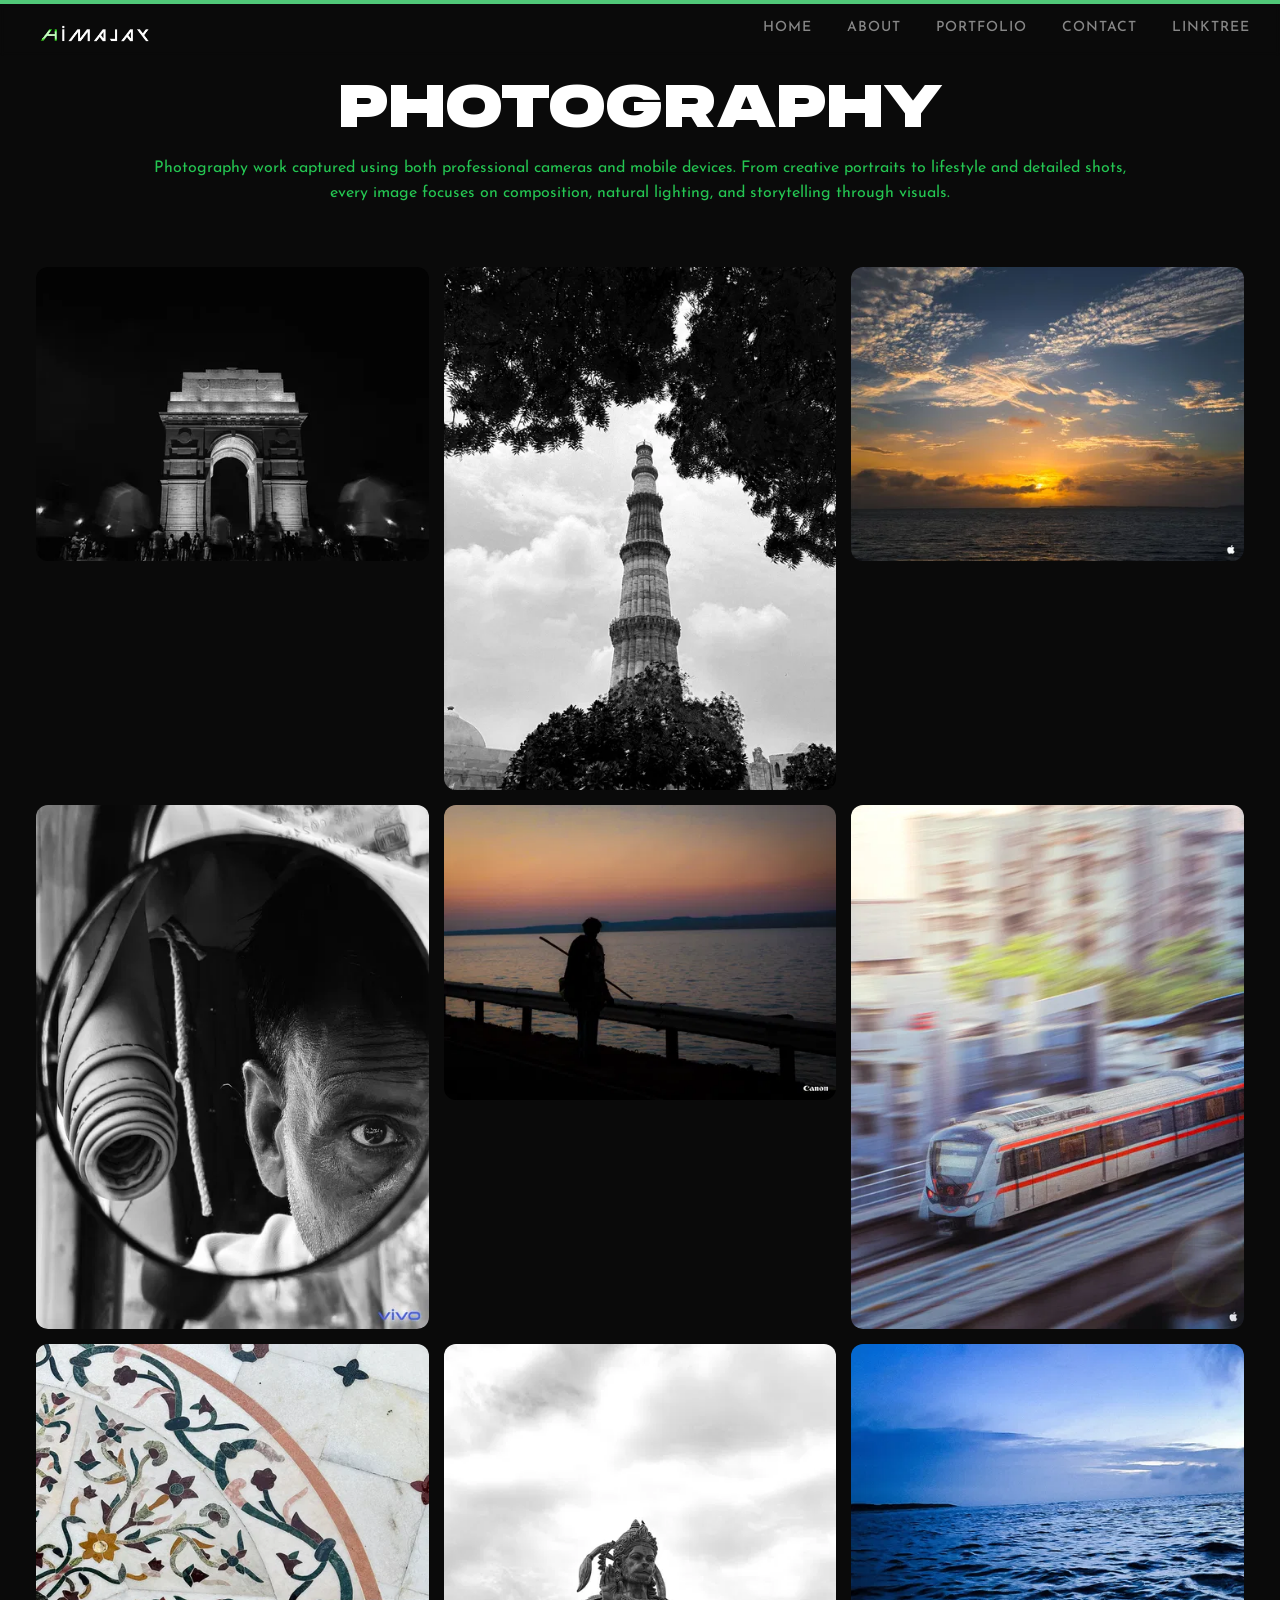
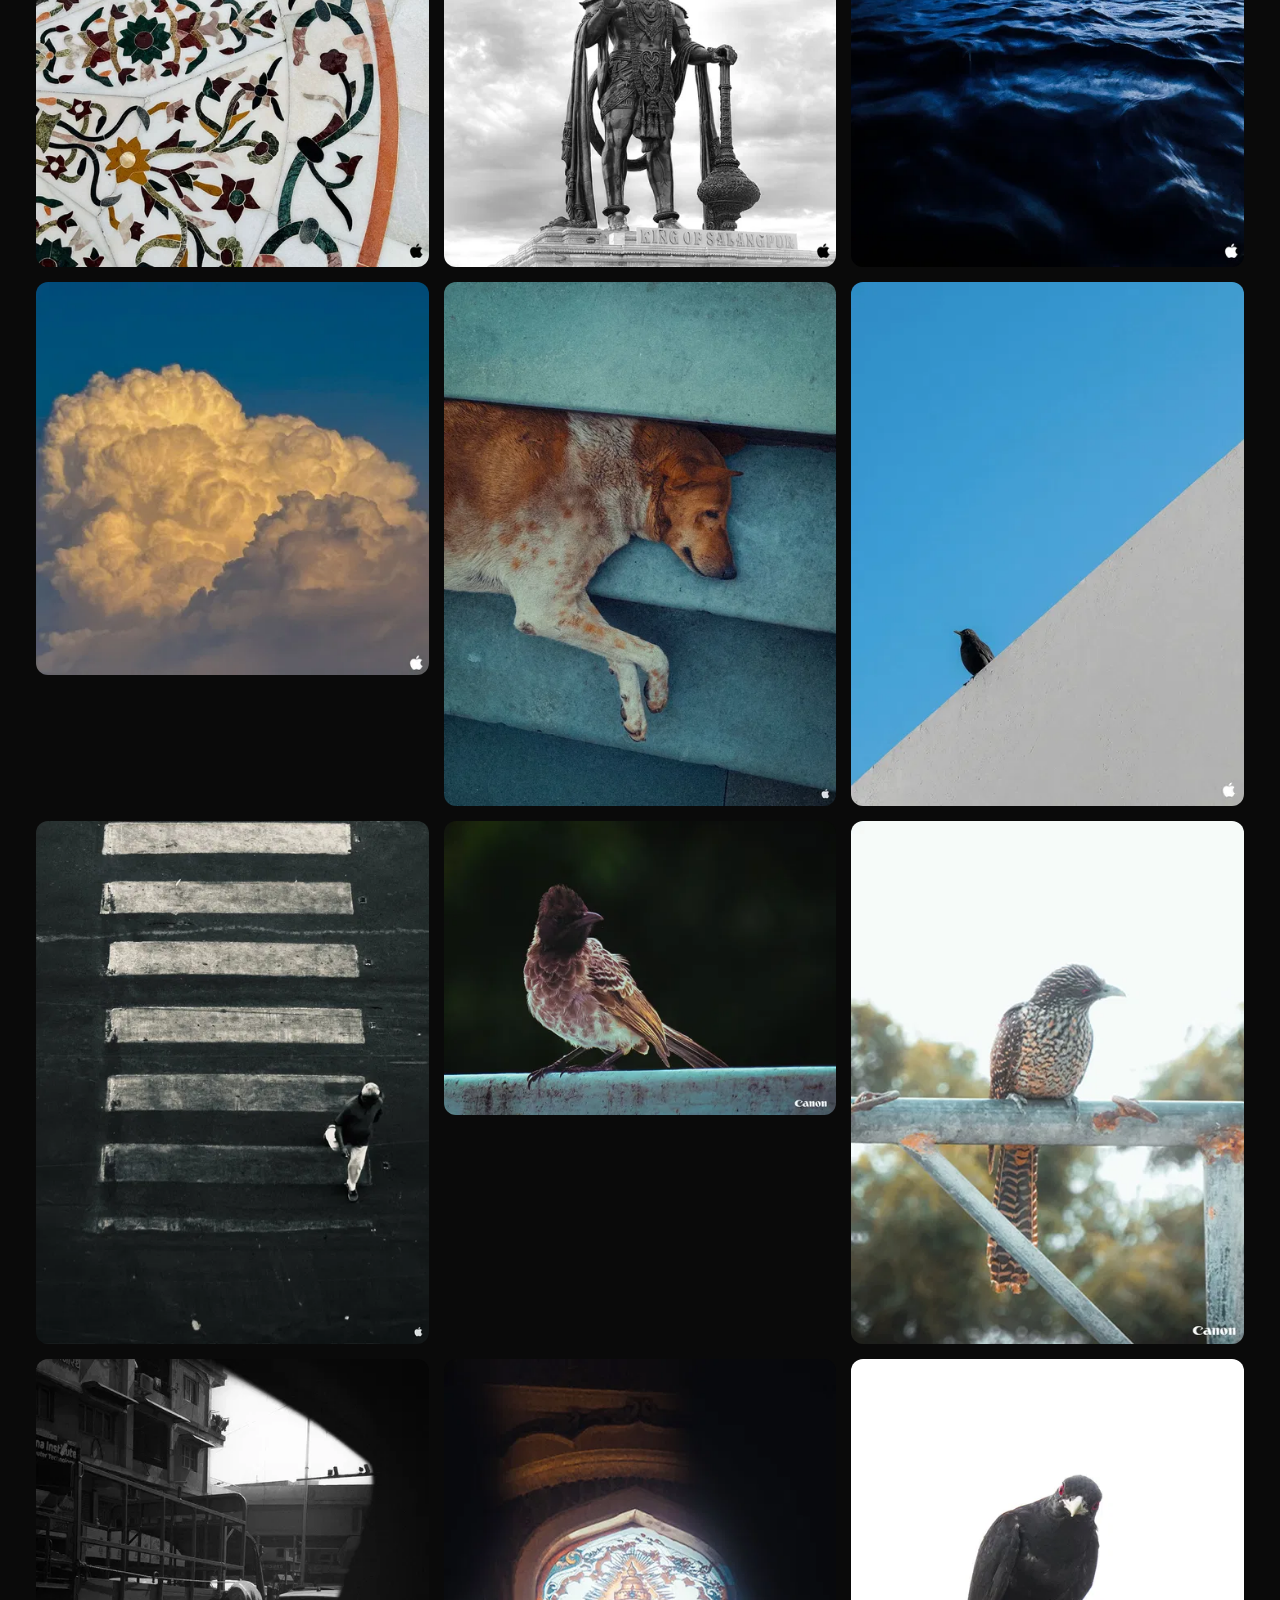
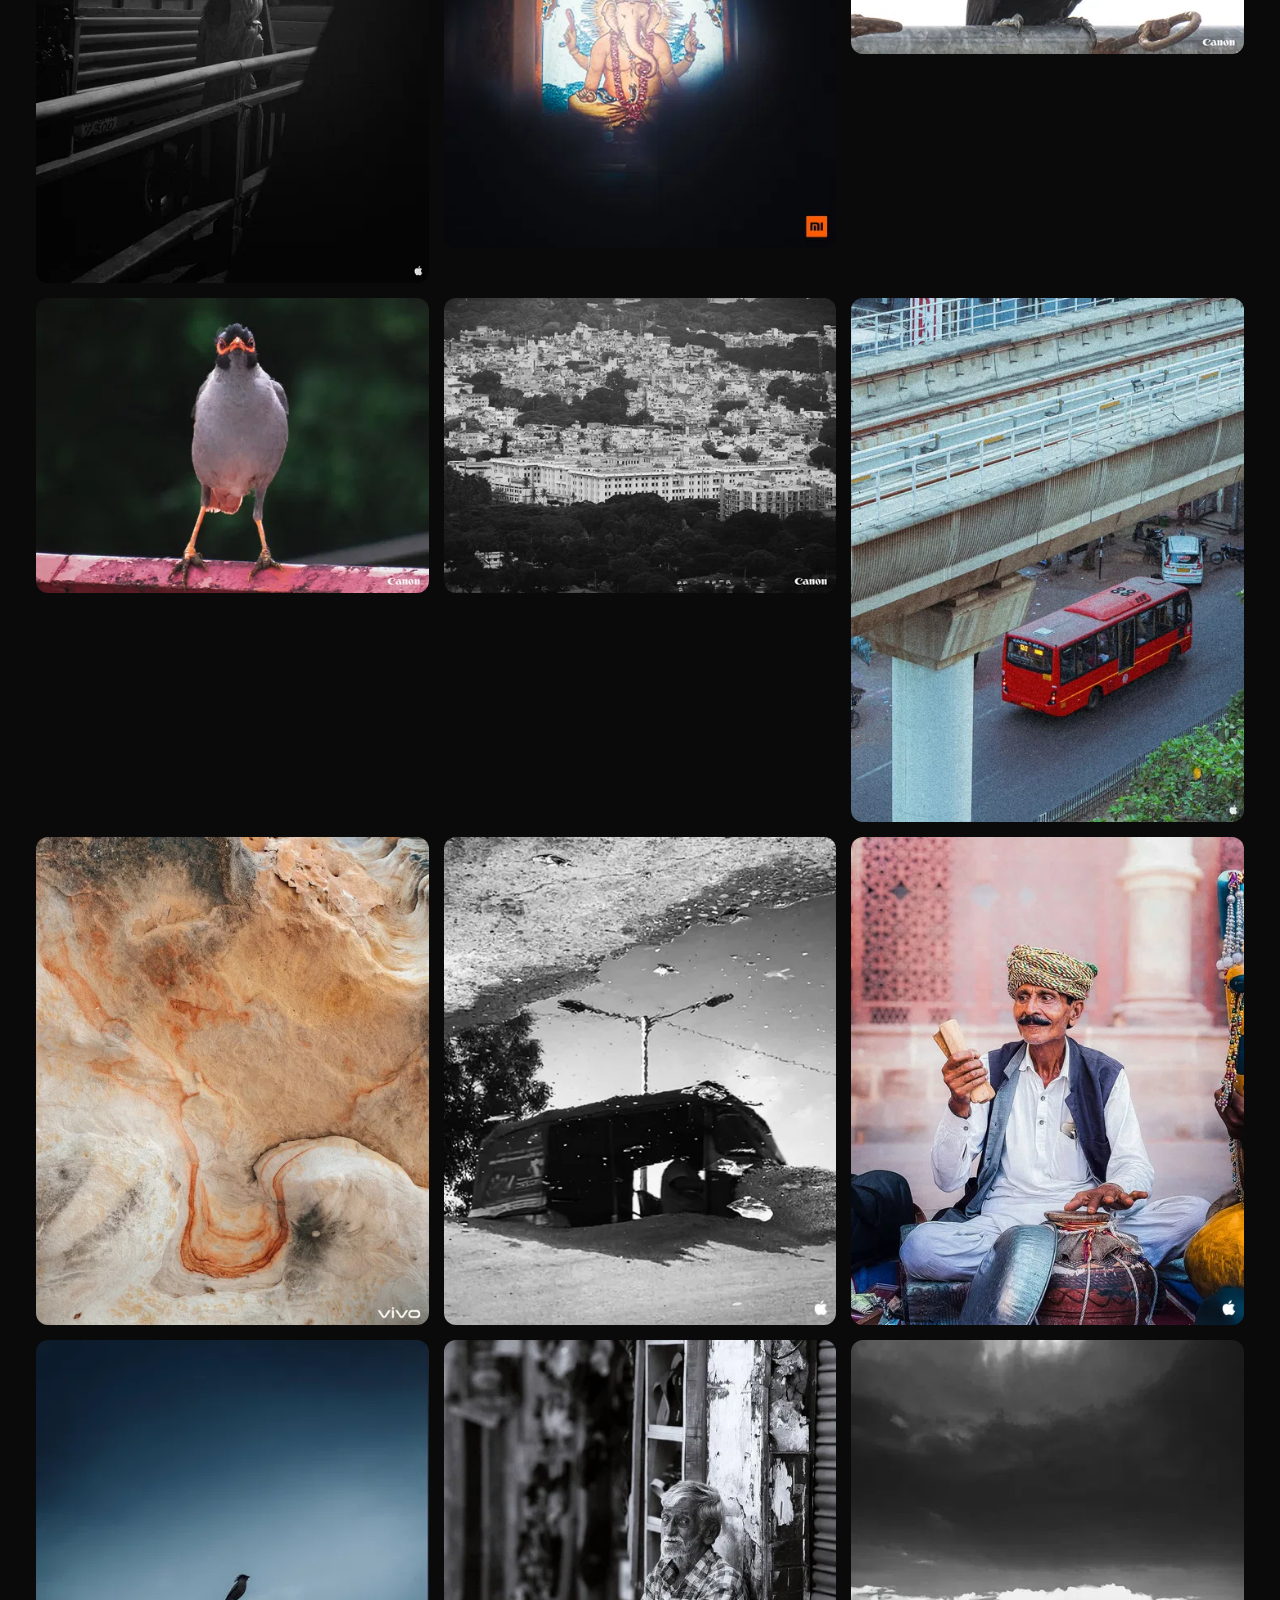
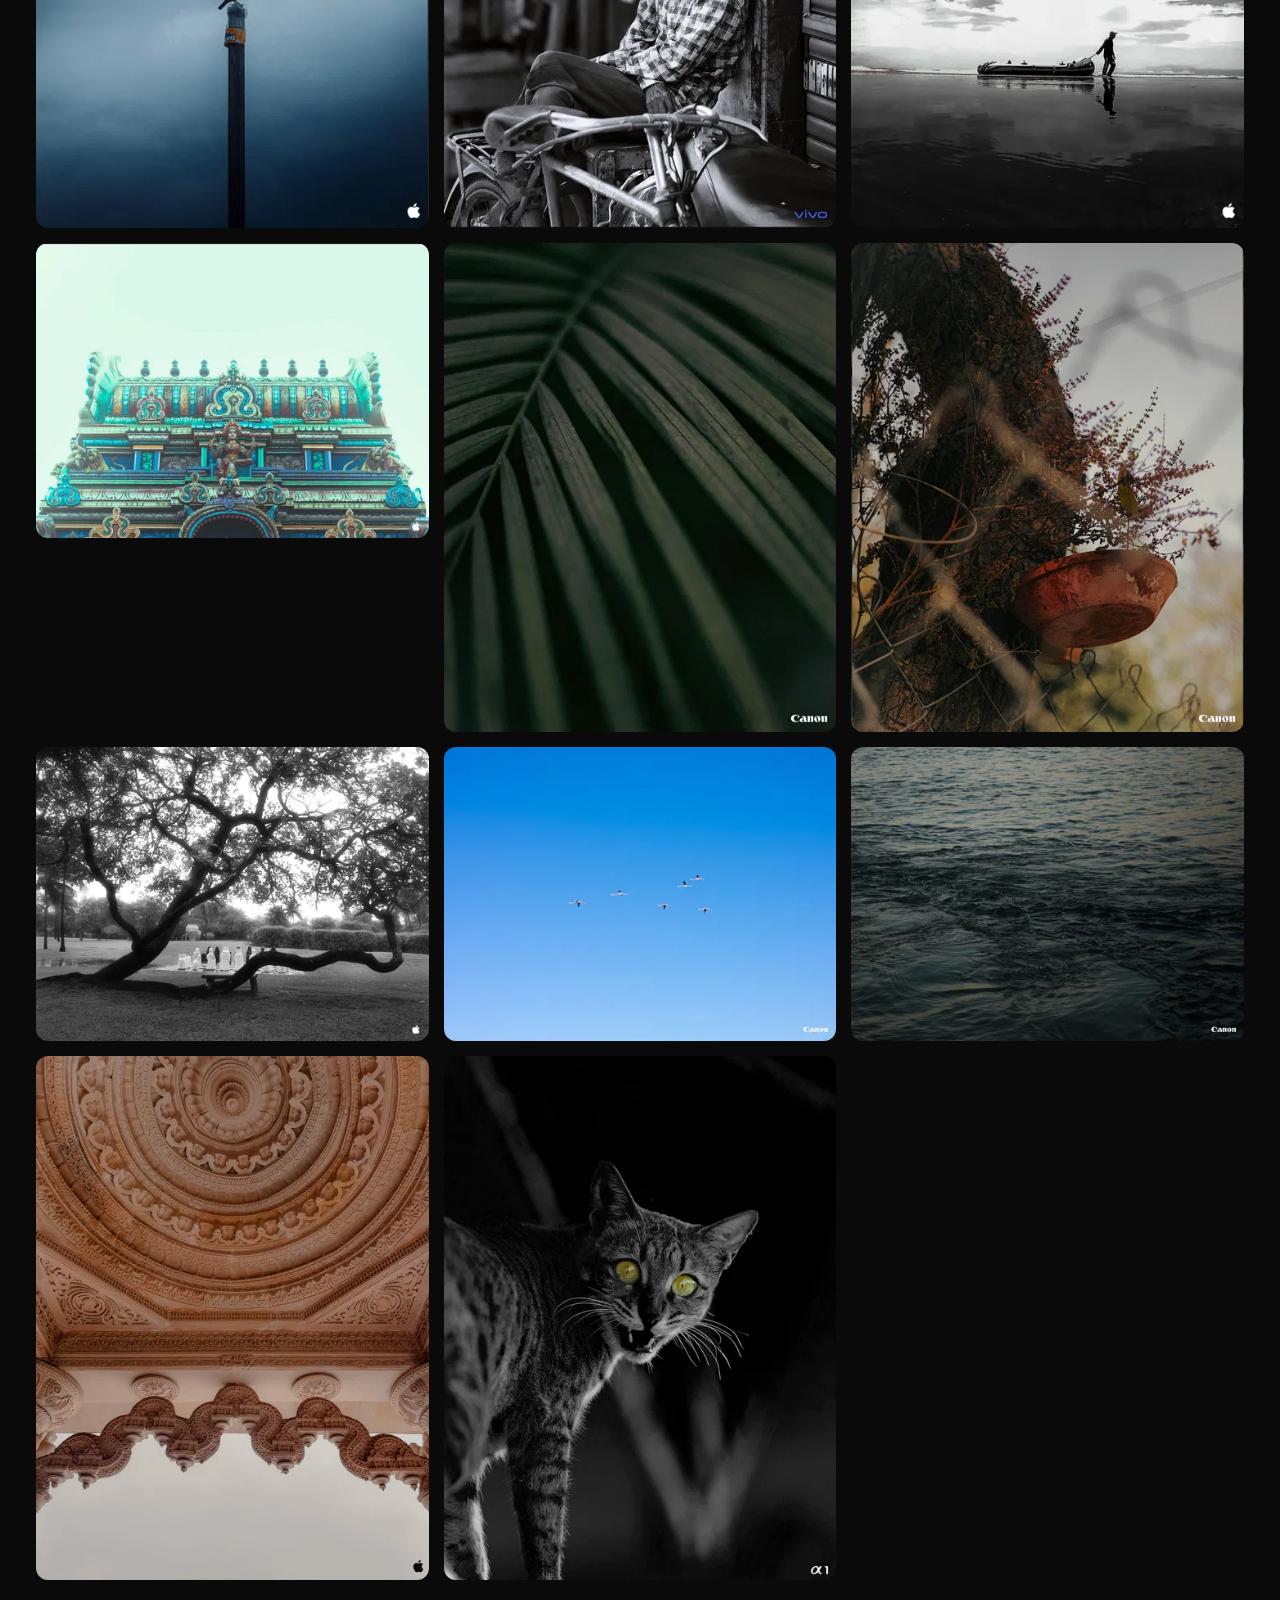
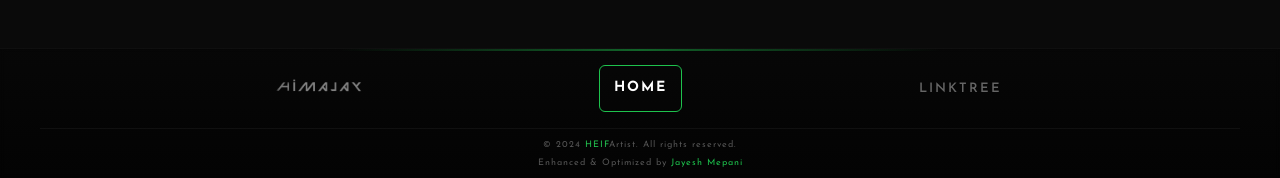
<file: work-detailphotography.html>
<!doctype html>
<html lang="en">

<head>
        <meta charset="UTF-8" />
        <meta name="viewport" content="width=device-width, initial-scale=1.0" />
        <title>Photography | HEIF Artist</title>
        <meta name="description"
                content="Explore HEIF's photography portfolio featuring stunning visual compositions and creative shots." />
        <meta name="author" content="Jayesh Mepani" />
        <meta name="robots" content="index, follow" />
        <meta name="theme-color" content="#000000" />
        <meta property="og:type" content="website" />
        <meta property="og:title" content="Photography | HEIF Artist" />
        <meta property="og:description" content="Stunning photography and visual compositions by HEIF Artist." />
        <meta property="og:image" content="assets/img/thumbnail/photography.jpg" />
        <meta property="og:site_name" content="HEIF Artist" />
        <link rel="icon" type="image/png" href="assets/img/logow.png" />
        <link rel="apple-touch-icon" href="assets/img/logow.png" />
        <link rel="stylesheet" href="assets/css/css.css?v=20261026-speed2" />
        <link rel="stylesheet" href="assets/css/masonry.css?v=20261026-speed2" />
        <link rel="stylesheet" href="assets/css/cursor.css?v=20261026-speed2" />

        <script src="assets/js/script.js?v=20261026-speed2" defer></script>
        <script src="assets/js/scroll-animations.js?v=20261026-speed2" defer></script>

<link rel="stylesheet" href="assets/css/performance.css?v=20261026-speed2">
<script src="assets/js/image-delivery.js?v=20261026-speed2" defer></script>
<noscript><style>.lazy-image{display:none!important}</style></noscript>
</head>

<body><a href="#main-content" class="skip-link">Skip to main content</a>
        <div class="scroll-tracker"></div>

        <div class="stars-layer">
                <div class="stars-extra"></div>
        </div>
        <header role="banner">
                <div class="header__logo"><a href="index.html" aria-label="HEIF Artist Home"><img
                                        src="assets/optimized/b6daf8fdbaca4369-480.webp" alt="HEIF Artist Logo"
                                        id="anim-logo-h" loading="eager" decoding="async" /></a></div>
                <nav aria-label="Main navigation">
                        <ul role="list">
                                <li><a href="index.html">Home</a></li>
                                <li><a href="about.html">About</a></li>
                                <li><a href="work.html">Portfolio</a></li>
                                <li><a href="contact.html">Contact</a></li>
                                <li><a href="linktree.html">Linktree</a></li>
                        </ul><a href="#" class="nav-toggle hover-link" aria-label="Toggle navigation menu"
                                aria-expanded="false"><svg viewBox="0 0 24 24" fill="currentColor" aria-hidden="true"
                                        width="24" height="24">
                                        <path d="M3 6h18v2H3V6zm0 5h18v2H3v-2zm0 5h18v2H3v-2z" />
                                </svg></a>
                </nav>
        </header>
        <main id="main-content">
                <div class="wil-content">
                        <section class="awe-section" aria-labelledby="page-title">
                                <div class="container">
                                        <div class="page-title pb-40">
                                                <h1 id="page-title" class="page-title__title">Photography</h1>
                                                <div class="page-title__divider">Photography work captured using both
                                                        professional cameras and mobile devices. From creative portraits
                                                        to lifestyle and detailed shots, every image focuses on
                                                        composition, natural lighting, and storytelling through visuals.
                                                </div>
                                        </div>
                                </div>
                        </section>
                        <section class="image-showcase" aria-label="Photography gallery">
                                <div class="masonry-container">
                                        <div class="image-item"><img width="2000" height="1500"
                                                        data-src="assets/optimized/430e94cce676189b-1600.webp" alt="Photography 1"
                                                        loading="lazy" decoding="async" data-srcset="assets/optimized/430e94cce676189b-480.webp 480w, assets/optimized/430e94cce676189b-960.webp 960w, assets/optimized/430e94cce676189b-1600.webp 1600w" sizes="(max-width: 600px) 100vw, (max-width: 1024px) 50vw, 33vw" class="lazy-image" src="data:image/svg+xml,%3Csvg%20xmlns%3D%27http%3A%2F%2Fwww.w3.org%2F2000%2Fsvg%27%20width%3D%272000%27%20height%3D%271500%27%2F%3E" /><noscript><img width="2000" height="1500"
                                                        src="assets/optimized/430e94cce676189b-1600.webp" alt="Photography 1"
                                                        loading="lazy" decoding="async" srcset="assets/optimized/430e94cce676189b-480.webp 480w, assets/optimized/430e94cce676189b-960.webp 960w, assets/optimized/430e94cce676189b-1600.webp 1600w" sizes="(max-width: 600px) 100vw, (max-width: 1024px) 50vw, 33vw" /></noscript></div>
                                        <div class="image-item"><img width="1500" height="2000"
                                                        data-src="assets/optimized/d4c864fc62685c39-1500.webp" alt="Photography 2"
                                                        loading="lazy" decoding="async" data-srcset="assets/optimized/d4c864fc62685c39-480.webp 480w, assets/optimized/d4c864fc62685c39-960.webp 960w, assets/optimized/d4c864fc62685c39-1500.webp 1500w" sizes="(max-width: 600px) 100vw, (max-width: 1024px) 50vw, 33vw" class="lazy-image" src="data:image/svg+xml,%3Csvg%20xmlns%3D%27http%3A%2F%2Fwww.w3.org%2F2000%2Fsvg%27%20width%3D%271500%27%20height%3D%272000%27%2F%3E" /><noscript><img width="1500" height="2000"
                                                        src="assets/optimized/d4c864fc62685c39-1500.webp" alt="Photography 2"
                                                        loading="lazy" decoding="async" srcset="assets/optimized/d4c864fc62685c39-480.webp 480w, assets/optimized/d4c864fc62685c39-960.webp 960w, assets/optimized/d4c864fc62685c39-1500.webp 1500w" sizes="(max-width: 600px) 100vw, (max-width: 1024px) 50vw, 33vw" /></noscript></div>
                                        <div class="image-item"><img width="2000" height="1500"
                                                        data-src="assets/optimized/e008b0b872e13095-1600.webp" alt="Photography 3"
                                                        loading="lazy" decoding="async" data-srcset="assets/optimized/e008b0b872e13095-480.webp 480w, assets/optimized/e008b0b872e13095-960.webp 960w, assets/optimized/e008b0b872e13095-1600.webp 1600w" sizes="(max-width: 600px) 100vw, (max-width: 1024px) 50vw, 33vw" class="lazy-image" src="data:image/svg+xml,%3Csvg%20xmlns%3D%27http%3A%2F%2Fwww.w3.org%2F2000%2Fsvg%27%20width%3D%272000%27%20height%3D%271500%27%2F%3E" /><noscript><img width="2000" height="1500"
                                                        src="assets/optimized/e008b0b872e13095-1600.webp" alt="Photography 3"
                                                        loading="lazy" decoding="async" srcset="assets/optimized/e008b0b872e13095-480.webp 480w, assets/optimized/e008b0b872e13095-960.webp 960w, assets/optimized/e008b0b872e13095-1600.webp 1600w" sizes="(max-width: 600px) 100vw, (max-width: 1024px) 50vw, 33vw" /></noscript></div>
                                        <div class="image-item"><img width="1500" height="2000"
                                                        data-src="assets/optimized/2518bdfa45ddb42e-1500.webp" alt="Photography 4"
                                                        loading="lazy" decoding="async" data-srcset="assets/optimized/2518bdfa45ddb42e-480.webp 480w, assets/optimized/2518bdfa45ddb42e-960.webp 960w, assets/optimized/2518bdfa45ddb42e-1500.webp 1500w" sizes="(max-width: 600px) 100vw, (max-width: 1024px) 50vw, 33vw" class="lazy-image" src="data:image/svg+xml,%3Csvg%20xmlns%3D%27http%3A%2F%2Fwww.w3.org%2F2000%2Fsvg%27%20width%3D%271500%27%20height%3D%272000%27%2F%3E" /><noscript><img width="1500" height="2000"
                                                        src="assets/optimized/2518bdfa45ddb42e-1500.webp" alt="Photography 4"
                                                        loading="lazy" decoding="async" srcset="assets/optimized/2518bdfa45ddb42e-480.webp 480w, assets/optimized/2518bdfa45ddb42e-960.webp 960w, assets/optimized/2518bdfa45ddb42e-1500.webp 1500w" sizes="(max-width: 600px) 100vw, (max-width: 1024px) 50vw, 33vw" /></noscript></div>
                                        <div class="image-item"><img width="2000" height="1500"
                                                        data-src="assets/optimized/356a3b7a9cbee8f5-1600.webp" alt="Photography 5"
                                                        loading="lazy" decoding="async" data-srcset="assets/optimized/356a3b7a9cbee8f5-480.webp 480w, assets/optimized/356a3b7a9cbee8f5-960.webp 960w, assets/optimized/356a3b7a9cbee8f5-1600.webp 1600w" sizes="(max-width: 600px) 100vw, (max-width: 1024px) 50vw, 33vw" class="lazy-image" src="data:image/svg+xml,%3Csvg%20xmlns%3D%27http%3A%2F%2Fwww.w3.org%2F2000%2Fsvg%27%20width%3D%272000%27%20height%3D%271500%27%2F%3E" /><noscript><img width="2000" height="1500"
                                                        src="assets/optimized/356a3b7a9cbee8f5-1600.webp" alt="Photography 5"
                                                        loading="lazy" decoding="async" srcset="assets/optimized/356a3b7a9cbee8f5-480.webp 480w, assets/optimized/356a3b7a9cbee8f5-960.webp 960w, assets/optimized/356a3b7a9cbee8f5-1600.webp 1600w" sizes="(max-width: 600px) 100vw, (max-width: 1024px) 50vw, 33vw" /></noscript></div>
                                        <div class="image-item"><img width="1500" height="2000"
                                                        data-src="assets/optimized/7e9f058777821c7b-1500.webp" alt="Photography 6"
                                                        loading="lazy" decoding="async" data-srcset="assets/optimized/7e9f058777821c7b-480.webp 480w, assets/optimized/7e9f058777821c7b-960.webp 960w, assets/optimized/7e9f058777821c7b-1500.webp 1500w" sizes="(max-width: 600px) 100vw, (max-width: 1024px) 50vw, 33vw" class="lazy-image" src="data:image/svg+xml,%3Csvg%20xmlns%3D%27http%3A%2F%2Fwww.w3.org%2F2000%2Fsvg%27%20width%3D%271500%27%20height%3D%272000%27%2F%3E" /><noscript><img width="1500" height="2000"
                                                        src="assets/optimized/7e9f058777821c7b-1500.webp" alt="Photography 6"
                                                        loading="lazy" decoding="async" srcset="assets/optimized/7e9f058777821c7b-480.webp 480w, assets/optimized/7e9f058777821c7b-960.webp 960w, assets/optimized/7e9f058777821c7b-1500.webp 1500w" sizes="(max-width: 600px) 100vw, (max-width: 1024px) 50vw, 33vw" /></noscript></div>
                                        <div class="image-item"><img width="1500" height="2000"
                                                        data-src="assets/optimized/6a175797e1b0ea7d-1500.webp" alt="Photography 7"
                                                        loading="lazy" decoding="async" data-srcset="assets/optimized/6a175797e1b0ea7d-480.webp 480w, assets/optimized/6a175797e1b0ea7d-960.webp 960w, assets/optimized/6a175797e1b0ea7d-1500.webp 1500w" sizes="(max-width: 600px) 100vw, (max-width: 1024px) 50vw, 33vw" class="lazy-image" src="data:image/svg+xml,%3Csvg%20xmlns%3D%27http%3A%2F%2Fwww.w3.org%2F2000%2Fsvg%27%20width%3D%271500%27%20height%3D%272000%27%2F%3E" /><noscript><img width="1500" height="2000"
                                                        src="assets/optimized/6a175797e1b0ea7d-1500.webp" alt="Photography 7"
                                                        loading="lazy" decoding="async" srcset="assets/optimized/6a175797e1b0ea7d-480.webp 480w, assets/optimized/6a175797e1b0ea7d-960.webp 960w, assets/optimized/6a175797e1b0ea7d-1500.webp 1500w" sizes="(max-width: 600px) 100vw, (max-width: 1024px) 50vw, 33vw" /></noscript></div>
                                        <div class="image-item"><img width="1500" height="2000"
                                                        data-src="assets/optimized/580be48787614b5a-1500.webp" alt="Photography 9"
                                                        loading="lazy" decoding="async" data-srcset="assets/optimized/580be48787614b5a-480.webp 480w, assets/optimized/580be48787614b5a-960.webp 960w, assets/optimized/580be48787614b5a-1500.webp 1500w" sizes="(max-width: 600px) 100vw, (max-width: 1024px) 50vw, 33vw" class="lazy-image" src="data:image/svg+xml,%3Csvg%20xmlns%3D%27http%3A%2F%2Fwww.w3.org%2F2000%2Fsvg%27%20width%3D%271500%27%20height%3D%272000%27%2F%3E" /><noscript><img width="1500" height="2000"
                                                        src="assets/optimized/580be48787614b5a-1500.webp" alt="Photography 9"
                                                        loading="lazy" decoding="async" srcset="assets/optimized/580be48787614b5a-480.webp 480w, assets/optimized/580be48787614b5a-960.webp 960w, assets/optimized/580be48787614b5a-1500.webp 1500w" sizes="(max-width: 600px) 100vw, (max-width: 1024px) 50vw, 33vw" /></noscript></div>
                                        <div class="image-item"><img width="1500" height="2000"
                                                        data-src="assets/optimized/ac8d72decec275ed-1500.webp" alt="Photography 10"
                                                        loading="lazy" decoding="async" data-srcset="assets/optimized/ac8d72decec275ed-480.webp 480w, assets/optimized/ac8d72decec275ed-960.webp 960w, assets/optimized/ac8d72decec275ed-1500.webp 1500w" sizes="(max-width: 600px) 100vw, (max-width: 1024px) 50vw, 33vw" class="lazy-image" src="data:image/svg+xml,%3Csvg%20xmlns%3D%27http%3A%2F%2Fwww.w3.org%2F2000%2Fsvg%27%20width%3D%271500%27%20height%3D%272000%27%2F%3E" /><noscript><img width="1500" height="2000"
                                                        src="assets/optimized/ac8d72decec275ed-1500.webp" alt="Photography 10"
                                                        loading="lazy" decoding="async" srcset="assets/optimized/ac8d72decec275ed-480.webp 480w, assets/optimized/ac8d72decec275ed-960.webp 960w, assets/optimized/ac8d72decec275ed-1500.webp 1500w" sizes="(max-width: 600px) 100vw, (max-width: 1024px) 50vw, 33vw" /></noscript></div>
                                        <div class="image-item"><img width="1500" height="1500"
                                                        data-src="assets/optimized/8f36331fa63d9b33-1500.webp" alt="Photography 11"
                                                        loading="lazy" decoding="async" data-srcset="assets/optimized/8f36331fa63d9b33-480.webp 480w, assets/optimized/8f36331fa63d9b33-960.webp 960w, assets/optimized/8f36331fa63d9b33-1500.webp 1500w" sizes="(max-width: 600px) 100vw, (max-width: 1024px) 50vw, 33vw" class="lazy-image" src="data:image/svg+xml,%3Csvg%20xmlns%3D%27http%3A%2F%2Fwww.w3.org%2F2000%2Fsvg%27%20width%3D%271500%27%20height%3D%271500%27%2F%3E" /><noscript><img width="1500" height="1500"
                                                        src="assets/optimized/8f36331fa63d9b33-1500.webp" alt="Photography 11"
                                                        loading="lazy" decoding="async" srcset="assets/optimized/8f36331fa63d9b33-480.webp 480w, assets/optimized/8f36331fa63d9b33-960.webp 960w, assets/optimized/8f36331fa63d9b33-1500.webp 1500w" sizes="(max-width: 600px) 100vw, (max-width: 1024px) 50vw, 33vw" /></noscript></div>
                                        <div class="image-item"><img width="1500" height="2000"
                                                        data-src="assets/optimized/a4b311badf83525d-1500.webp" alt="Photography 12"
                                                        loading="lazy" decoding="async" data-srcset="assets/optimized/a4b311badf83525d-480.webp 480w, assets/optimized/a4b311badf83525d-960.webp 960w, assets/optimized/a4b311badf83525d-1500.webp 1500w" sizes="(max-width: 600px) 100vw, (max-width: 1024px) 50vw, 33vw" class="lazy-image" src="data:image/svg+xml,%3Csvg%20xmlns%3D%27http%3A%2F%2Fwww.w3.org%2F2000%2Fsvg%27%20width%3D%271500%27%20height%3D%272000%27%2F%3E" /><noscript><img width="1500" height="2000"
                                                        src="assets/optimized/a4b311badf83525d-1500.webp" alt="Photography 12"
                                                        loading="lazy" decoding="async" srcset="assets/optimized/a4b311badf83525d-480.webp 480w, assets/optimized/a4b311badf83525d-960.webp 960w, assets/optimized/a4b311badf83525d-1500.webp 1500w" sizes="(max-width: 600px) 100vw, (max-width: 1024px) 50vw, 33vw" /></noscript></div>
                                        <div class="image-item"><img width="1500" height="2000"
                                                        data-src="assets/optimized/78877a7096232618-1500.webp" alt="Photography 13"
                                                        loading="lazy" decoding="async" data-srcset="assets/optimized/78877a7096232618-480.webp 480w, assets/optimized/78877a7096232618-960.webp 960w, assets/optimized/78877a7096232618-1500.webp 1500w" sizes="(max-width: 600px) 100vw, (max-width: 1024px) 50vw, 33vw" class="lazy-image" src="data:image/svg+xml,%3Csvg%20xmlns%3D%27http%3A%2F%2Fwww.w3.org%2F2000%2Fsvg%27%20width%3D%271500%27%20height%3D%272000%27%2F%3E" /><noscript><img width="1500" height="2000"
                                                        src="assets/optimized/78877a7096232618-1500.webp" alt="Photography 13"
                                                        loading="lazy" decoding="async" srcset="assets/optimized/78877a7096232618-480.webp 480w, assets/optimized/78877a7096232618-960.webp 960w, assets/optimized/78877a7096232618-1500.webp 1500w" sizes="(max-width: 600px) 100vw, (max-width: 1024px) 50vw, 33vw" /></noscript></div>
                                        <div class="image-item"><img width="1500" height="2000"
                                                        data-src="assets/optimized/d0a01c2045cb26dd-1500.webp" alt="Photography 14"
                                                        loading="lazy" decoding="async" data-srcset="assets/optimized/d0a01c2045cb26dd-480.webp 480w, assets/optimized/d0a01c2045cb26dd-960.webp 960w, assets/optimized/d0a01c2045cb26dd-1500.webp 1500w" sizes="(max-width: 600px) 100vw, (max-width: 1024px) 50vw, 33vw" class="lazy-image" src="data:image/svg+xml,%3Csvg%20xmlns%3D%27http%3A%2F%2Fwww.w3.org%2F2000%2Fsvg%27%20width%3D%271500%27%20height%3D%272000%27%2F%3E" /><noscript><img width="1500" height="2000"
                                                        src="assets/optimized/d0a01c2045cb26dd-1500.webp" alt="Photography 14"
                                                        loading="lazy" decoding="async" srcset="assets/optimized/d0a01c2045cb26dd-480.webp 480w, assets/optimized/d0a01c2045cb26dd-960.webp 960w, assets/optimized/d0a01c2045cb26dd-1500.webp 1500w" sizes="(max-width: 600px) 100vw, (max-width: 1024px) 50vw, 33vw" /></noscript></div>
                                        <div class="image-item"><img width="2000" height="1500"
                                                        data-src="assets/optimized/d915d13e38694666-1600.webp" alt="Photography 17"
                                                        loading="lazy" decoding="async" data-srcset="assets/optimized/d915d13e38694666-480.webp 480w, assets/optimized/d915d13e38694666-960.webp 960w, assets/optimized/d915d13e38694666-1600.webp 1600w" sizes="(max-width: 600px) 100vw, (max-width: 1024px) 50vw, 33vw" class="lazy-image" src="data:image/svg+xml,%3Csvg%20xmlns%3D%27http%3A%2F%2Fwww.w3.org%2F2000%2Fsvg%27%20width%3D%272000%27%20height%3D%271500%27%2F%3E" /><noscript><img width="2000" height="1500"
                                                        src="assets/optimized/d915d13e38694666-1600.webp" alt="Photography 17"
                                                        loading="lazy" decoding="async" srcset="assets/optimized/d915d13e38694666-480.webp 480w, assets/optimized/d915d13e38694666-960.webp 960w, assets/optimized/d915d13e38694666-1600.webp 1600w" sizes="(max-width: 600px) 100vw, (max-width: 1024px) 50vw, 33vw" /></noscript></div>
                                        <div class="image-item"><img width="1500" height="2000"
                                                        data-src="assets/optimized/3be42e216aa2c46b-1500.webp" alt="Photography 18"
                                                        loading="lazy" decoding="async" data-srcset="assets/optimized/3be42e216aa2c46b-480.webp 480w, assets/optimized/3be42e216aa2c46b-960.webp 960w, assets/optimized/3be42e216aa2c46b-1500.webp 1500w" sizes="(max-width: 600px) 100vw, (max-width: 1024px) 50vw, 33vw" class="lazy-image" src="data:image/svg+xml,%3Csvg%20xmlns%3D%27http%3A%2F%2Fwww.w3.org%2F2000%2Fsvg%27%20width%3D%271500%27%20height%3D%272000%27%2F%3E" /><noscript><img width="1500" height="2000"
                                                        src="assets/optimized/3be42e216aa2c46b-1500.webp" alt="Photography 18"
                                                        loading="lazy" decoding="async" srcset="assets/optimized/3be42e216aa2c46b-480.webp 480w, assets/optimized/3be42e216aa2c46b-960.webp 960w, assets/optimized/3be42e216aa2c46b-1500.webp 1500w" sizes="(max-width: 600px) 100vw, (max-width: 1024px) 50vw, 33vw" /></noscript></div>
                                        <div class="image-item"><img width="1500" height="2000"
                                                        data-src="assets/optimized/da699fc2ea6d22b8-1500.webp" alt="Photography 19"
                                                        loading="lazy" decoding="async" data-srcset="assets/optimized/da699fc2ea6d22b8-480.webp 480w, assets/optimized/da699fc2ea6d22b8-960.webp 960w, assets/optimized/da699fc2ea6d22b8-1500.webp 1500w" sizes="(max-width: 600px) 100vw, (max-width: 1024px) 50vw, 33vw" class="lazy-image" src="data:image/svg+xml,%3Csvg%20xmlns%3D%27http%3A%2F%2Fwww.w3.org%2F2000%2Fsvg%27%20width%3D%271500%27%20height%3D%272000%27%2F%3E" /><noscript><img width="1500" height="2000"
                                                        src="assets/optimized/da699fc2ea6d22b8-1500.webp" alt="Photography 19"
                                                        loading="lazy" decoding="async" srcset="assets/optimized/da699fc2ea6d22b8-480.webp 480w, assets/optimized/da699fc2ea6d22b8-960.webp 960w, assets/optimized/da699fc2ea6d22b8-1500.webp 1500w" sizes="(max-width: 600px) 100vw, (max-width: 1024px) 50vw, 33vw" /></noscript></div>
                                        <div class="image-item"><img width="1500" height="1866"
                                                        data-src="assets/optimized/73b518cc8c1d3630-1500.webp" alt="Photography 20"
                                                        loading="lazy" decoding="async" data-srcset="assets/optimized/73b518cc8c1d3630-480.webp 480w, assets/optimized/73b518cc8c1d3630-960.webp 960w, assets/optimized/73b518cc8c1d3630-1500.webp 1500w" sizes="(max-width: 600px) 100vw, (max-width: 1024px) 50vw, 33vw" class="lazy-image" src="data:image/svg+xml,%3Csvg%20xmlns%3D%27http%3A%2F%2Fwww.w3.org%2F2000%2Fsvg%27%20width%3D%271500%27%20height%3D%271866%27%2F%3E" /><noscript><img width="1500" height="1866"
                                                        src="assets/optimized/73b518cc8c1d3630-1500.webp" alt="Photography 20"
                                                        loading="lazy" decoding="async" srcset="assets/optimized/73b518cc8c1d3630-480.webp 480w, assets/optimized/73b518cc8c1d3630-960.webp 960w, assets/optimized/73b518cc8c1d3630-1500.webp 1500w" sizes="(max-width: 600px) 100vw, (max-width: 1024px) 50vw, 33vw" /></noscript></div>
                                        <div class="image-item"><img width="2000" height="1500"
                                                        data-src="assets/optimized/e1a6fe5c10a123ee-1600.webp" alt="Photography 21"
                                                        loading="lazy" decoding="async" data-srcset="assets/optimized/e1a6fe5c10a123ee-480.webp 480w, assets/optimized/e1a6fe5c10a123ee-960.webp 960w, assets/optimized/e1a6fe5c10a123ee-1600.webp 1600w" sizes="(max-width: 600px) 100vw, (max-width: 1024px) 50vw, 33vw" class="lazy-image" src="data:image/svg+xml,%3Csvg%20xmlns%3D%27http%3A%2F%2Fwww.w3.org%2F2000%2Fsvg%27%20width%3D%272000%27%20height%3D%271500%27%2F%3E" /><noscript><img width="2000" height="1500"
                                                        src="assets/optimized/e1a6fe5c10a123ee-1600.webp" alt="Photography 21"
                                                        loading="lazy" decoding="async" srcset="assets/optimized/e1a6fe5c10a123ee-480.webp 480w, assets/optimized/e1a6fe5c10a123ee-960.webp 960w, assets/optimized/e1a6fe5c10a123ee-1600.webp 1600w" sizes="(max-width: 600px) 100vw, (max-width: 1024px) 50vw, 33vw" /></noscript></div>
                                        <div class="image-item"><img width="2000" height="1500"
                                                        data-src="assets/optimized/07870dd6759cae93-1600.webp" alt="Photography 22"
                                                        loading="lazy" decoding="async" data-srcset="assets/optimized/07870dd6759cae93-480.webp 480w, assets/optimized/07870dd6759cae93-960.webp 960w, assets/optimized/07870dd6759cae93-1600.webp 1600w" sizes="(max-width: 600px) 100vw, (max-width: 1024px) 50vw, 33vw" class="lazy-image" src="data:image/svg+xml,%3Csvg%20xmlns%3D%27http%3A%2F%2Fwww.w3.org%2F2000%2Fsvg%27%20width%3D%272000%27%20height%3D%271500%27%2F%3E" /><noscript><img width="2000" height="1500"
                                                        src="assets/optimized/07870dd6759cae93-1600.webp" alt="Photography 22"
                                                        loading="lazy" decoding="async" srcset="assets/optimized/07870dd6759cae93-480.webp 480w, assets/optimized/07870dd6759cae93-960.webp 960w, assets/optimized/07870dd6759cae93-1600.webp 1600w" sizes="(max-width: 600px) 100vw, (max-width: 1024px) 50vw, 33vw" /></noscript></div>
                                        <div class="image-item"><img width="2000" height="1500"
                                                        data-src="assets/optimized/82b53c0c216dd6be-1600.webp" alt="Photography 23"
                                                        loading="lazy" decoding="async" data-srcset="assets/optimized/82b53c0c216dd6be-480.webp 480w, assets/optimized/82b53c0c216dd6be-960.webp 960w, assets/optimized/82b53c0c216dd6be-1600.webp 1600w" sizes="(max-width: 600px) 100vw, (max-width: 1024px) 50vw, 33vw" class="lazy-image" src="data:image/svg+xml,%3Csvg%20xmlns%3D%27http%3A%2F%2Fwww.w3.org%2F2000%2Fsvg%27%20width%3D%272000%27%20height%3D%271500%27%2F%3E" /><noscript><img width="2000" height="1500"
                                                        src="assets/optimized/82b53c0c216dd6be-1600.webp" alt="Photography 23"
                                                        loading="lazy" decoding="async" srcset="assets/optimized/82b53c0c216dd6be-480.webp 480w, assets/optimized/82b53c0c216dd6be-960.webp 960w, assets/optimized/82b53c0c216dd6be-1600.webp 1600w" sizes="(max-width: 600px) 100vw, (max-width: 1024px) 50vw, 33vw" /></noscript></div>
                                        <div class="image-item"><img width="1500" height="2000"
                                                        data-src="assets/optimized/2cdb91d59a38e57d-1500.webp" alt="Photography 24"
                                                        loading="lazy" decoding="async" data-srcset="assets/optimized/2cdb91d59a38e57d-480.webp 480w, assets/optimized/2cdb91d59a38e57d-960.webp 960w, assets/optimized/2cdb91d59a38e57d-1500.webp 1500w" sizes="(max-width: 600px) 100vw, (max-width: 1024px) 50vw, 33vw" class="lazy-image" src="data:image/svg+xml,%3Csvg%20xmlns%3D%27http%3A%2F%2Fwww.w3.org%2F2000%2Fsvg%27%20width%3D%271500%27%20height%3D%272000%27%2F%3E" /><noscript><img width="1500" height="2000"
                                                        src="assets/optimized/2cdb91d59a38e57d-1500.webp" alt="Photography 24"
                                                        loading="lazy" decoding="async" srcset="assets/optimized/2cdb91d59a38e57d-480.webp 480w, assets/optimized/2cdb91d59a38e57d-960.webp 960w, assets/optimized/2cdb91d59a38e57d-1500.webp 1500w" sizes="(max-width: 600px) 100vw, (max-width: 1024px) 50vw, 33vw" /></noscript></div>
                                        <div class="image-item"><img width="1500" height="1866"
                                                        data-src="assets/optimized/c021cba3fad5d347-1500.webp" alt="Photography 25"
                                                        loading="lazy" decoding="async" data-srcset="assets/optimized/c021cba3fad5d347-480.webp 480w, assets/optimized/c021cba3fad5d347-960.webp 960w, assets/optimized/c021cba3fad5d347-1500.webp 1500w" sizes="(max-width: 600px) 100vw, (max-width: 1024px) 50vw, 33vw" class="lazy-image" src="data:image/svg+xml,%3Csvg%20xmlns%3D%27http%3A%2F%2Fwww.w3.org%2F2000%2Fsvg%27%20width%3D%271500%27%20height%3D%271866%27%2F%3E" /><noscript><img width="1500" height="1866"
                                                        src="assets/optimized/c021cba3fad5d347-1500.webp" alt="Photography 25"
                                                        loading="lazy" decoding="async" srcset="assets/optimized/c021cba3fad5d347-480.webp 480w, assets/optimized/c021cba3fad5d347-960.webp 960w, assets/optimized/c021cba3fad5d347-1500.webp 1500w" sizes="(max-width: 600px) 100vw, (max-width: 1024px) 50vw, 33vw" /></noscript></div>
                                        <div class="image-item"><img width="1500" height="1866"
                                                        data-src="assets/optimized/b8571954ddef3ef9-1500.webp" alt="Photography 26"
                                                        loading="lazy" decoding="async" data-srcset="assets/optimized/b8571954ddef3ef9-480.webp 480w, assets/optimized/b8571954ddef3ef9-960.webp 960w, assets/optimized/b8571954ddef3ef9-1500.webp 1500w" sizes="(max-width: 600px) 100vw, (max-width: 1024px) 50vw, 33vw" class="lazy-image" src="data:image/svg+xml,%3Csvg%20xmlns%3D%27http%3A%2F%2Fwww.w3.org%2F2000%2Fsvg%27%20width%3D%271500%27%20height%3D%271866%27%2F%3E" /><noscript><img width="1500" height="1866"
                                                        src="assets/optimized/b8571954ddef3ef9-1500.webp" alt="Photography 26"
                                                        loading="lazy" decoding="async" srcset="assets/optimized/b8571954ddef3ef9-480.webp 480w, assets/optimized/b8571954ddef3ef9-960.webp 960w, assets/optimized/b8571954ddef3ef9-1500.webp 1500w" sizes="(max-width: 600px) 100vw, (max-width: 1024px) 50vw, 33vw" /></noscript></div>
                                        <div class="image-item"><img width="1500" height="1866"
                                                        data-src="assets/optimized/0a06885c9ba1dfe0-1500.webp" alt="Photography 28"
                                                        loading="lazy" decoding="async" data-srcset="assets/optimized/0a06885c9ba1dfe0-480.webp 480w, assets/optimized/0a06885c9ba1dfe0-960.webp 960w, assets/optimized/0a06885c9ba1dfe0-1500.webp 1500w" sizes="(max-width: 600px) 100vw, (max-width: 1024px) 50vw, 33vw" class="lazy-image" src="data:image/svg+xml,%3Csvg%20xmlns%3D%27http%3A%2F%2Fwww.w3.org%2F2000%2Fsvg%27%20width%3D%271500%27%20height%3D%271866%27%2F%3E" /><noscript><img width="1500" height="1866"
                                                        src="assets/optimized/0a06885c9ba1dfe0-1500.webp" alt="Photography 28"
                                                        loading="lazy" decoding="async" srcset="assets/optimized/0a06885c9ba1dfe0-480.webp 480w, assets/optimized/0a06885c9ba1dfe0-960.webp 960w, assets/optimized/0a06885c9ba1dfe0-1500.webp 1500w" sizes="(max-width: 600px) 100vw, (max-width: 1024px) 50vw, 33vw" /></noscript></div>
                                        <div class="image-item"><img width="1500" height="1866"
                                                        data-src="assets/optimized/bdc4dcb981884d44-1500.webp" alt="Photography 29"
                                                        loading="lazy" decoding="async" data-srcset="assets/optimized/bdc4dcb981884d44-480.webp 480w, assets/optimized/bdc4dcb981884d44-960.webp 960w, assets/optimized/bdc4dcb981884d44-1500.webp 1500w" sizes="(max-width: 600px) 100vw, (max-width: 1024px) 50vw, 33vw" class="lazy-image" src="data:image/svg+xml,%3Csvg%20xmlns%3D%27http%3A%2F%2Fwww.w3.org%2F2000%2Fsvg%27%20width%3D%271500%27%20height%3D%271866%27%2F%3E" /><noscript><img width="1500" height="1866"
                                                        src="assets/optimized/bdc4dcb981884d44-1500.webp" alt="Photography 29"
                                                        loading="lazy" decoding="async" srcset="assets/optimized/bdc4dcb981884d44-480.webp 480w, assets/optimized/bdc4dcb981884d44-960.webp 960w, assets/optimized/bdc4dcb981884d44-1500.webp 1500w" sizes="(max-width: 600px) 100vw, (max-width: 1024px) 50vw, 33vw" /></noscript></div>
                                        <div class="image-item"><img width="1500" height="1866"
                                                        data-src="assets/optimized/17e1db0ff17aca8f-1500.webp" alt="Photography 30"
                                                        loading="lazy" decoding="async" data-srcset="assets/optimized/17e1db0ff17aca8f-480.webp 480w, assets/optimized/17e1db0ff17aca8f-960.webp 960w, assets/optimized/17e1db0ff17aca8f-1500.webp 1500w" sizes="(max-width: 600px) 100vw, (max-width: 1024px) 50vw, 33vw" class="lazy-image" src="data:image/svg+xml,%3Csvg%20xmlns%3D%27http%3A%2F%2Fwww.w3.org%2F2000%2Fsvg%27%20width%3D%271500%27%20height%3D%271866%27%2F%3E" /><noscript><img width="1500" height="1866"
                                                        src="assets/optimized/17e1db0ff17aca8f-1500.webp" alt="Photography 30"
                                                        loading="lazy" decoding="async" srcset="assets/optimized/17e1db0ff17aca8f-480.webp 480w, assets/optimized/17e1db0ff17aca8f-960.webp 960w, assets/optimized/17e1db0ff17aca8f-1500.webp 1500w" sizes="(max-width: 600px) 100vw, (max-width: 1024px) 50vw, 33vw" /></noscript></div>
                                        <div class="image-item"><img width="1500" height="1866"
                                                        data-src="assets/optimized/12c275d4266eea0d-1500.webp" alt="Photography 31"
                                                        loading="lazy" decoding="async" data-srcset="assets/optimized/12c275d4266eea0d-480.webp 480w, assets/optimized/12c275d4266eea0d-960.webp 960w, assets/optimized/12c275d4266eea0d-1500.webp 1500w" sizes="(max-width: 600px) 100vw, (max-width: 1024px) 50vw, 33vw" class="lazy-image" src="data:image/svg+xml,%3Csvg%20xmlns%3D%27http%3A%2F%2Fwww.w3.org%2F2000%2Fsvg%27%20width%3D%271500%27%20height%3D%271866%27%2F%3E" /><noscript><img width="1500" height="1866"
                                                        src="assets/optimized/12c275d4266eea0d-1500.webp" alt="Photography 31"
                                                        loading="lazy" decoding="async" srcset="assets/optimized/12c275d4266eea0d-480.webp 480w, assets/optimized/12c275d4266eea0d-960.webp 960w, assets/optimized/12c275d4266eea0d-1500.webp 1500w" sizes="(max-width: 600px) 100vw, (max-width: 1024px) 50vw, 33vw" /></noscript></div>
                                        <div class="image-item"><img width="2000" height="1500"
                                                        data-src="assets/optimized/0d97c0b610785487-1600.webp" alt="Photography 33"
                                                        loading="lazy" decoding="async" data-srcset="assets/optimized/0d97c0b610785487-480.webp 480w, assets/optimized/0d97c0b610785487-960.webp 960w, assets/optimized/0d97c0b610785487-1600.webp 1600w" sizes="(max-width: 600px) 100vw, (max-width: 1024px) 50vw, 33vw" class="lazy-image" src="data:image/svg+xml,%3Csvg%20xmlns%3D%27http%3A%2F%2Fwww.w3.org%2F2000%2Fsvg%27%20width%3D%272000%27%20height%3D%271500%27%2F%3E" /><noscript><img width="2000" height="1500"
                                                        src="assets/optimized/0d97c0b610785487-1600.webp" alt="Photography 33"
                                                        loading="lazy" decoding="async" srcset="assets/optimized/0d97c0b610785487-480.webp 480w, assets/optimized/0d97c0b610785487-960.webp 960w, assets/optimized/0d97c0b610785487-1600.webp 1600w" sizes="(max-width: 600px) 100vw, (max-width: 1024px) 50vw, 33vw" /></noscript></div>
                                        <div class="image-item"><img width="1500" height="1866"
                                                        data-src="assets/optimized/6e810468e13fa968-1500.webp" alt="Photography 34"
                                                        loading="lazy" decoding="async" data-srcset="assets/optimized/6e810468e13fa968-480.webp 480w, assets/optimized/6e810468e13fa968-960.webp 960w, assets/optimized/6e810468e13fa968-1500.webp 1500w" sizes="(max-width: 600px) 100vw, (max-width: 1024px) 50vw, 33vw" class="lazy-image" src="data:image/svg+xml,%3Csvg%20xmlns%3D%27http%3A%2F%2Fwww.w3.org%2F2000%2Fsvg%27%20width%3D%271500%27%20height%3D%271866%27%2F%3E" /><noscript><img width="1500" height="1866"
                                                        src="assets/optimized/6e810468e13fa968-1500.webp" alt="Photography 34"
                                                        loading="lazy" decoding="async" srcset="assets/optimized/6e810468e13fa968-480.webp 480w, assets/optimized/6e810468e13fa968-960.webp 960w, assets/optimized/6e810468e13fa968-1500.webp 1500w" sizes="(max-width: 600px) 100vw, (max-width: 1024px) 50vw, 33vw" /></noscript></div>
                                        <div class="image-item"><img width="1500" height="1866"
                                                        data-src="assets/optimized/c17f9d45f2abb6fe-1500.webp" alt="Photography 35"
                                                        loading="lazy" decoding="async" data-srcset="assets/optimized/c17f9d45f2abb6fe-480.webp 480w, assets/optimized/c17f9d45f2abb6fe-960.webp 960w, assets/optimized/c17f9d45f2abb6fe-1500.webp 1500w" sizes="(max-width: 600px) 100vw, (max-width: 1024px) 50vw, 33vw" class="lazy-image" src="data:image/svg+xml,%3Csvg%20xmlns%3D%27http%3A%2F%2Fwww.w3.org%2F2000%2Fsvg%27%20width%3D%271500%27%20height%3D%271866%27%2F%3E" /><noscript><img width="1500" height="1866"
                                                        src="assets/optimized/c17f9d45f2abb6fe-1500.webp" alt="Photography 35"
                                                        loading="lazy" decoding="async" srcset="assets/optimized/c17f9d45f2abb6fe-480.webp 480w, assets/optimized/c17f9d45f2abb6fe-960.webp 960w, assets/optimized/c17f9d45f2abb6fe-1500.webp 1500w" sizes="(max-width: 600px) 100vw, (max-width: 1024px) 50vw, 33vw" /></noscript></div>
                                        <div class="image-item"><img width="2000" height="1500"
                                                        data-src="assets/optimized/72c81e69c3bb10cf-1600.webp" alt="Photography 36"
                                                        loading="lazy" decoding="async" data-srcset="assets/optimized/72c81e69c3bb10cf-480.webp 480w, assets/optimized/72c81e69c3bb10cf-960.webp 960w, assets/optimized/72c81e69c3bb10cf-1600.webp 1600w" sizes="(max-width: 600px) 100vw, (max-width: 1024px) 50vw, 33vw" class="lazy-image" src="data:image/svg+xml,%3Csvg%20xmlns%3D%27http%3A%2F%2Fwww.w3.org%2F2000%2Fsvg%27%20width%3D%272000%27%20height%3D%271500%27%2F%3E" /><noscript><img width="2000" height="1500"
                                                        src="assets/optimized/72c81e69c3bb10cf-1600.webp" alt="Photography 36"
                                                        loading="lazy" decoding="async" srcset="assets/optimized/72c81e69c3bb10cf-480.webp 480w, assets/optimized/72c81e69c3bb10cf-960.webp 960w, assets/optimized/72c81e69c3bb10cf-1600.webp 1600w" sizes="(max-width: 600px) 100vw, (max-width: 1024px) 50vw, 33vw" /></noscript></div>
                                        <div class="image-item"><img width="2000" height="1500"
                                                        data-src="assets/optimized/3670b8d600c31301-1600.webp" alt="Photography 37"
                                                        loading="lazy" decoding="async" data-srcset="assets/optimized/3670b8d600c31301-480.webp 480w, assets/optimized/3670b8d600c31301-960.webp 960w, assets/optimized/3670b8d600c31301-1600.webp 1600w" sizes="(max-width: 600px) 100vw, (max-width: 1024px) 50vw, 33vw" class="lazy-image" src="data:image/svg+xml,%3Csvg%20xmlns%3D%27http%3A%2F%2Fwww.w3.org%2F2000%2Fsvg%27%20width%3D%272000%27%20height%3D%271500%27%2F%3E" /><noscript><img width="2000" height="1500"
                                                        src="assets/optimized/3670b8d600c31301-1600.webp" alt="Photography 37"
                                                        loading="lazy" decoding="async" srcset="assets/optimized/3670b8d600c31301-480.webp 480w, assets/optimized/3670b8d600c31301-960.webp 960w, assets/optimized/3670b8d600c31301-1600.webp 1600w" sizes="(max-width: 600px) 100vw, (max-width: 1024px) 50vw, 33vw" /></noscript></div>
                                        <div class="image-item"><img width="2000" height="1500"
                                                        data-src="assets/optimized/ff2d1b8e5ad7989b-1600.webp" alt="Photography 39"
                                                        loading="lazy" decoding="async" data-srcset="assets/optimized/ff2d1b8e5ad7989b-480.webp 480w, assets/optimized/ff2d1b8e5ad7989b-960.webp 960w, assets/optimized/ff2d1b8e5ad7989b-1600.webp 1600w" sizes="(max-width: 600px) 100vw, (max-width: 1024px) 50vw, 33vw" class="lazy-image" src="data:image/svg+xml,%3Csvg%20xmlns%3D%27http%3A%2F%2Fwww.w3.org%2F2000%2Fsvg%27%20width%3D%272000%27%20height%3D%271500%27%2F%3E" /><noscript><img width="2000" height="1500"
                                                        src="assets/optimized/ff2d1b8e5ad7989b-1600.webp" alt="Photography 39"
                                                        loading="lazy" decoding="async" srcset="assets/optimized/ff2d1b8e5ad7989b-480.webp 480w, assets/optimized/ff2d1b8e5ad7989b-960.webp 960w, assets/optimized/ff2d1b8e5ad7989b-1600.webp 1600w" sizes="(max-width: 600px) 100vw, (max-width: 1024px) 50vw, 33vw" /></noscript></div>
                                        <div class="image-item"><img width="1500" height="2000"
                                                        data-src="assets/optimized/f92cf8da7f787355-1500.webp" alt="Photography 40"
                                                        loading="lazy" decoding="async" data-srcset="assets/optimized/f92cf8da7f787355-480.webp 480w, assets/optimized/f92cf8da7f787355-960.webp 960w, assets/optimized/f92cf8da7f787355-1500.webp 1500w" sizes="(max-width: 600px) 100vw, (max-width: 1024px) 50vw, 33vw" class="lazy-image" src="data:image/svg+xml,%3Csvg%20xmlns%3D%27http%3A%2F%2Fwww.w3.org%2F2000%2Fsvg%27%20width%3D%271500%27%20height%3D%272000%27%2F%3E" /><noscript><img width="1500" height="2000"
                                                        src="assets/optimized/f92cf8da7f787355-1500.webp" alt="Photography 40"
                                                        loading="lazy" decoding="async" srcset="assets/optimized/f92cf8da7f787355-480.webp 480w, assets/optimized/f92cf8da7f787355-960.webp 960w, assets/optimized/f92cf8da7f787355-1500.webp 1500w" sizes="(max-width: 600px) 100vw, (max-width: 1024px) 50vw, 33vw" /></noscript></div>
                                        <div class="image-item"><img width="1500" height="2000"
                                                        data-src="assets/optimized/d110693324da1168-1500.webp" alt="Photography 41"
                                                        loading="lazy" decoding="async" data-srcset="assets/optimized/d110693324da1168-480.webp 480w, assets/optimized/d110693324da1168-960.webp 960w, assets/optimized/d110693324da1168-1500.webp 1500w" sizes="(max-width: 600px) 100vw, (max-width: 1024px) 50vw, 33vw" class="lazy-image" src="data:image/svg+xml,%3Csvg%20xmlns%3D%27http%3A%2F%2Fwww.w3.org%2F2000%2Fsvg%27%20width%3D%271500%27%20height%3D%272000%27%2F%3E" /><noscript><img width="1500" height="2000"
                                                        src="assets/optimized/d110693324da1168-1500.webp" alt="Photography 41"
                                                        loading="lazy" decoding="async" srcset="assets/optimized/d110693324da1168-480.webp 480w, assets/optimized/d110693324da1168-960.webp 960w, assets/optimized/d110693324da1168-1500.webp 1500w" sizes="(max-width: 600px) 100vw, (max-width: 1024px) 50vw, 33vw" /></noscript></div>
                                </div>
                        </section>
                </div>
        </main>
        <footer class="footer" role="contentinfo">
                <div class="footer-container">
                        <div class="footer-logo-container"><a href="index.html" aria-label="HEIF Artist Home"><img
                                                data-src="assets/optimized/b6daf8fdbaca4369-1600.webp" alt="HEIF Artist Logo" class="footer-logo lazy-image"
                                                loading="lazy" decoding="async" data-srcset="assets/optimized/b6daf8fdbaca4369-480.webp 480w, assets/optimized/b6daf8fdbaca4369-960.webp 960w, assets/optimized/b6daf8fdbaca4369-1600.webp 1600w" sizes="160px" width="2550" height="596" src="data:image/svg+xml,%3Csvg%20xmlns%3D%27http%3A%2F%2Fwww.w3.org%2F2000%2Fsvg%27%20width%3D%272550%27%20height%3D%27596%27%2F%3E" /><noscript><img
                                                src="assets/optimized/b6daf8fdbaca4369-1600.webp" alt="HEIF Artist Logo" class="footer-logo"
                                                loading="lazy" decoding="async" srcset="assets/optimized/b6daf8fdbaca4369-480.webp 480w, assets/optimized/b6daf8fdbaca4369-960.webp 960w, assets/optimized/b6daf8fdbaca4369-1600.webp 1600w" sizes="160px" width="2550" height="596" /></noscript></a></div>
                        <div class="footer-home"><a class="footer-btn home-btn" href="index.html">Home</a></div>
                        <div class="footer-social-media"><a href="linktree.html" target="_blank"
                                        rel="noopener noreferrer">LINKTREE</a></div>
                </div>
                <div class="footer-rights">
                        <p>&copy; 2024 <a href="https://www.instagram.com/himalay.heif" target="_blank"
                                        rel="noopener noreferrer" class="footer-brand-link">HEIF</a>Artist. All rights
                                reserved. </p>
                        <p class="developer-credit">Enhanced & Optimized by <a
                                        href="https://jayeshmepani.github.io/Portfolio/" target="_blank"
                                        rel="noopener noreferrer">Jayesh Mepani</a></p>
                </div>
        </footer>

</body>

</html>
</file>
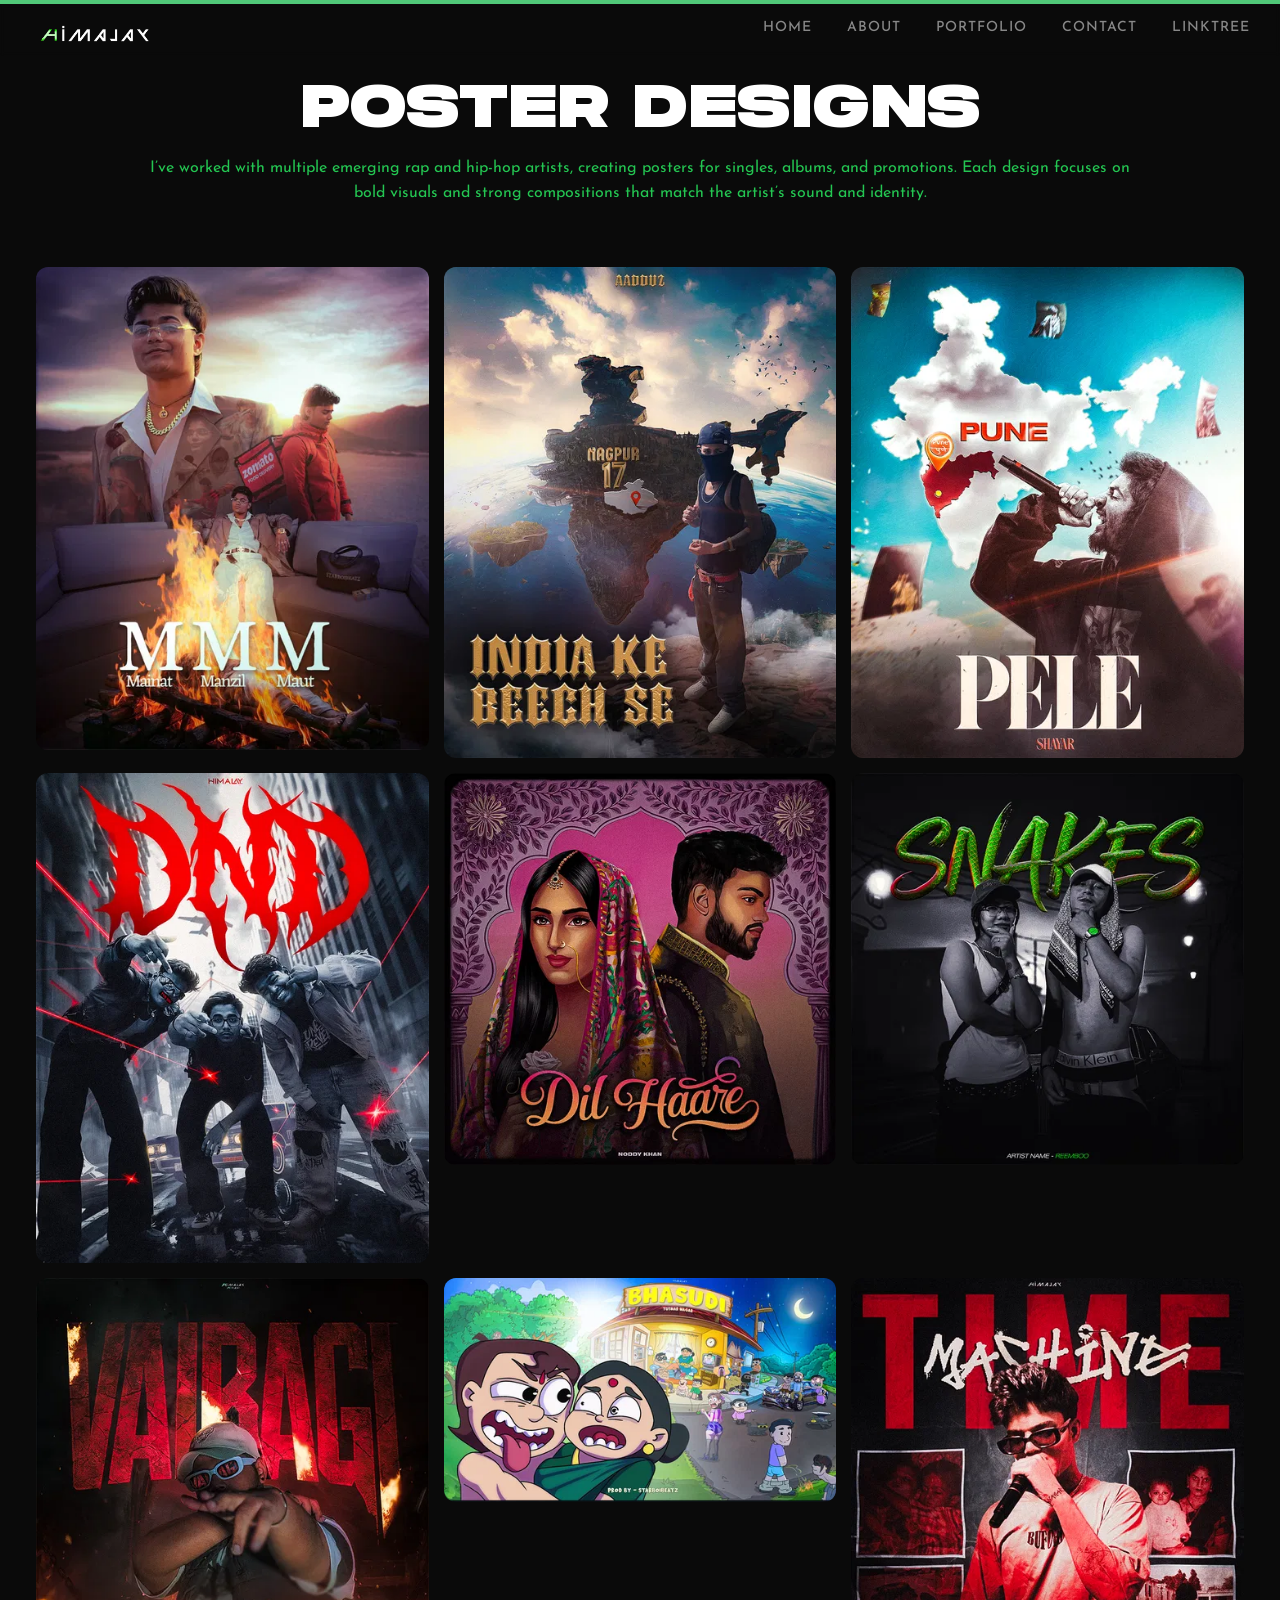
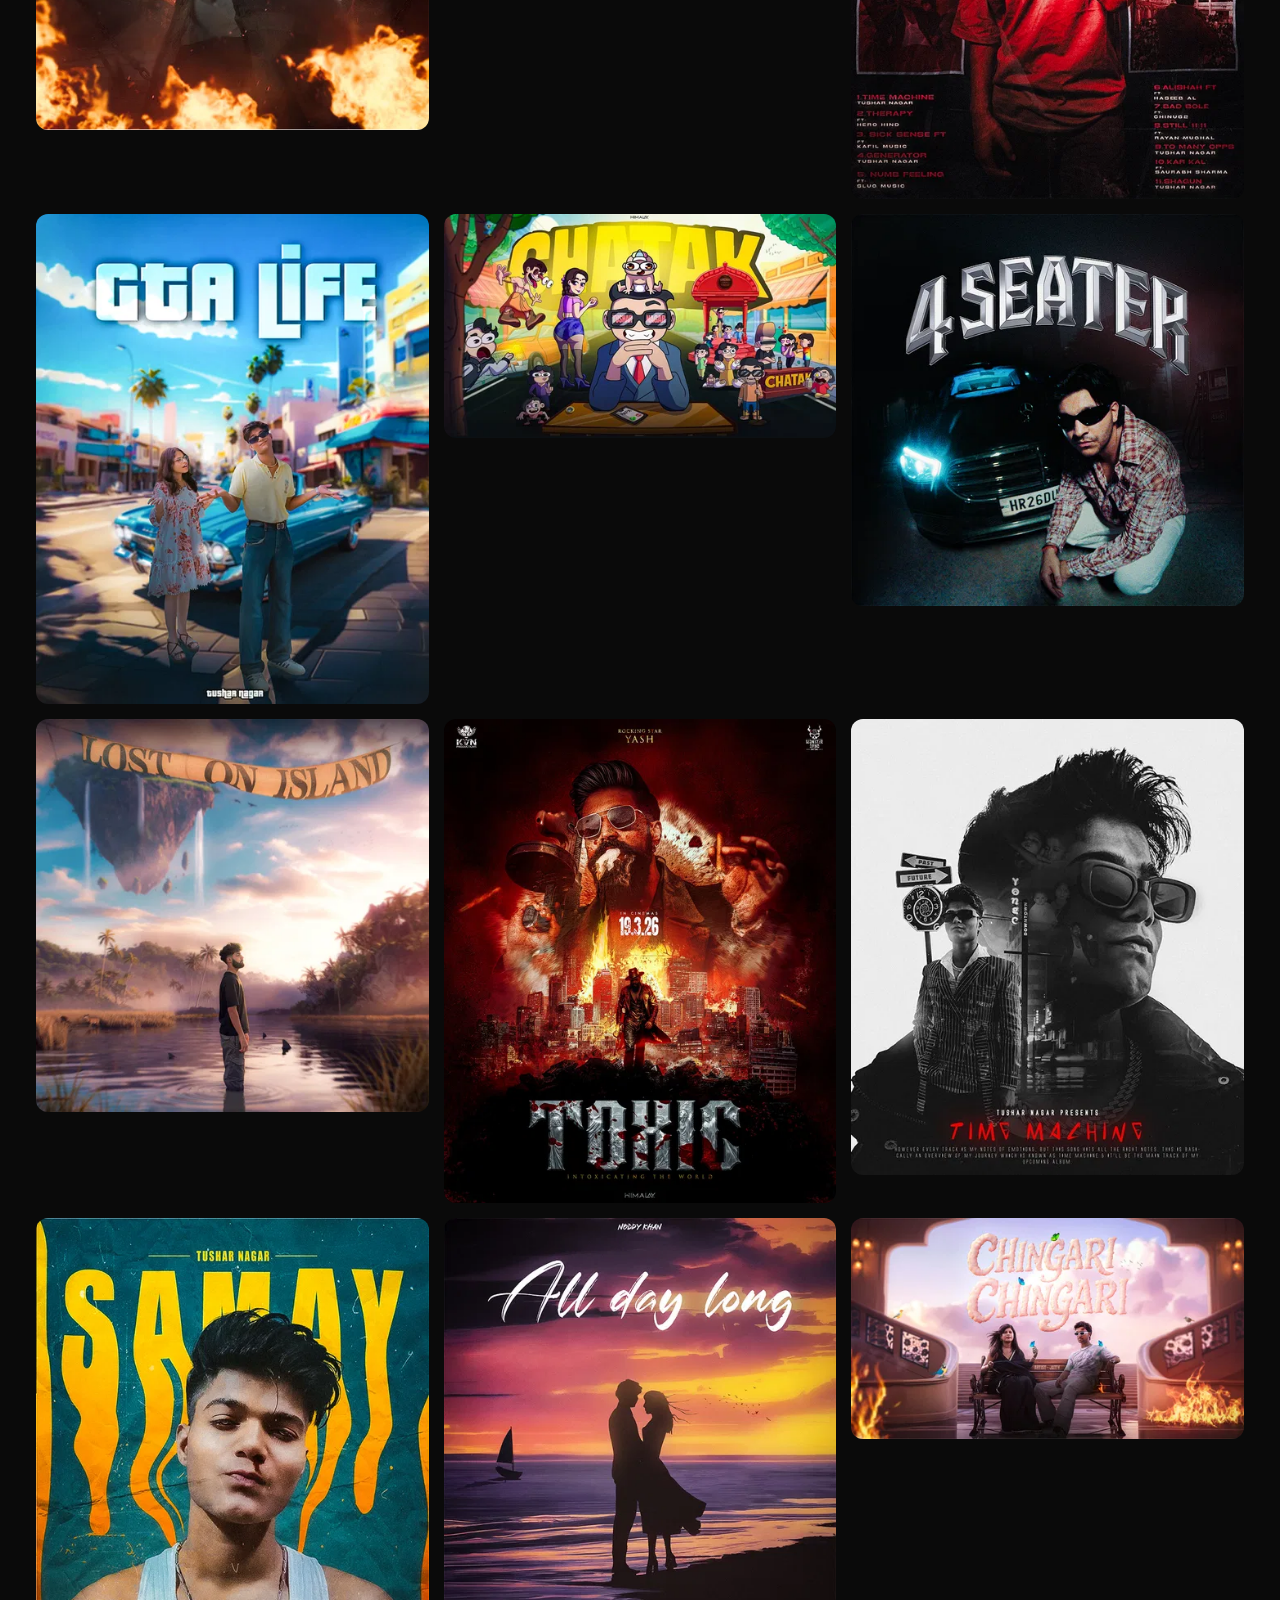
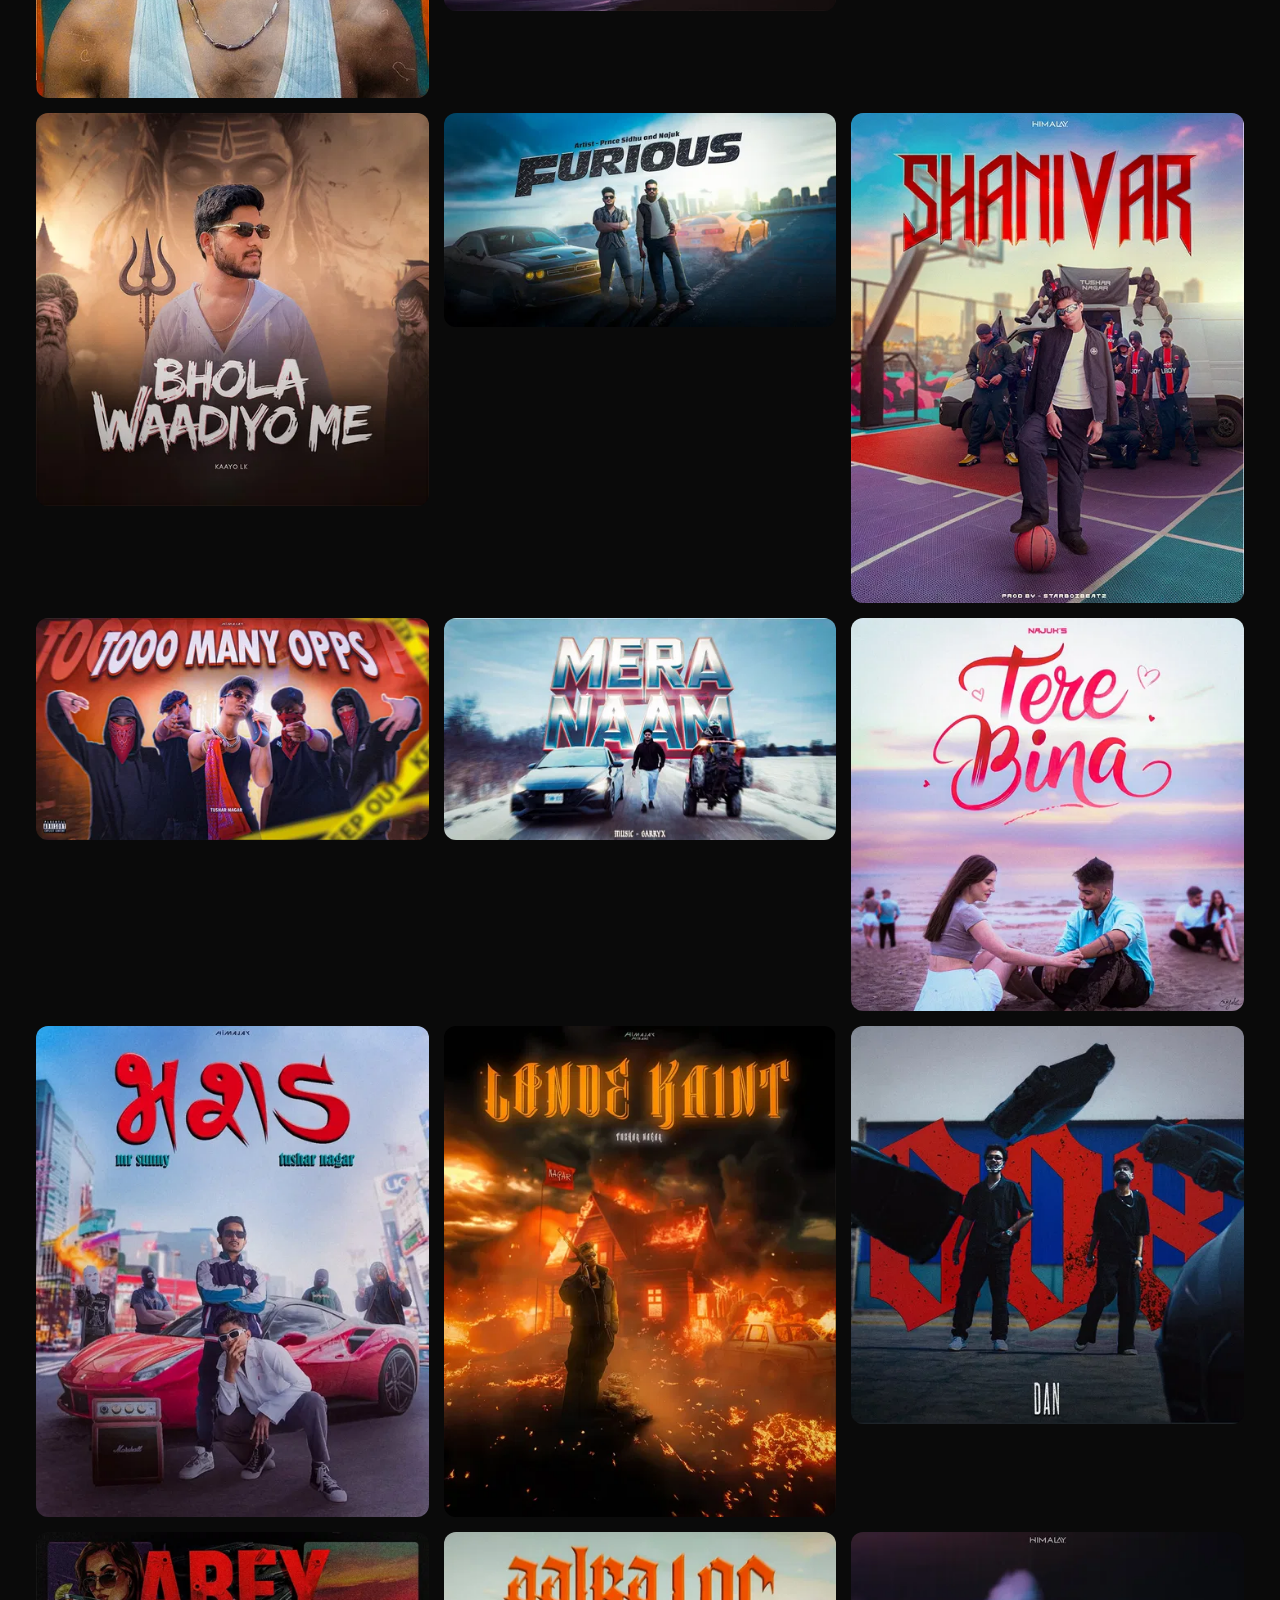
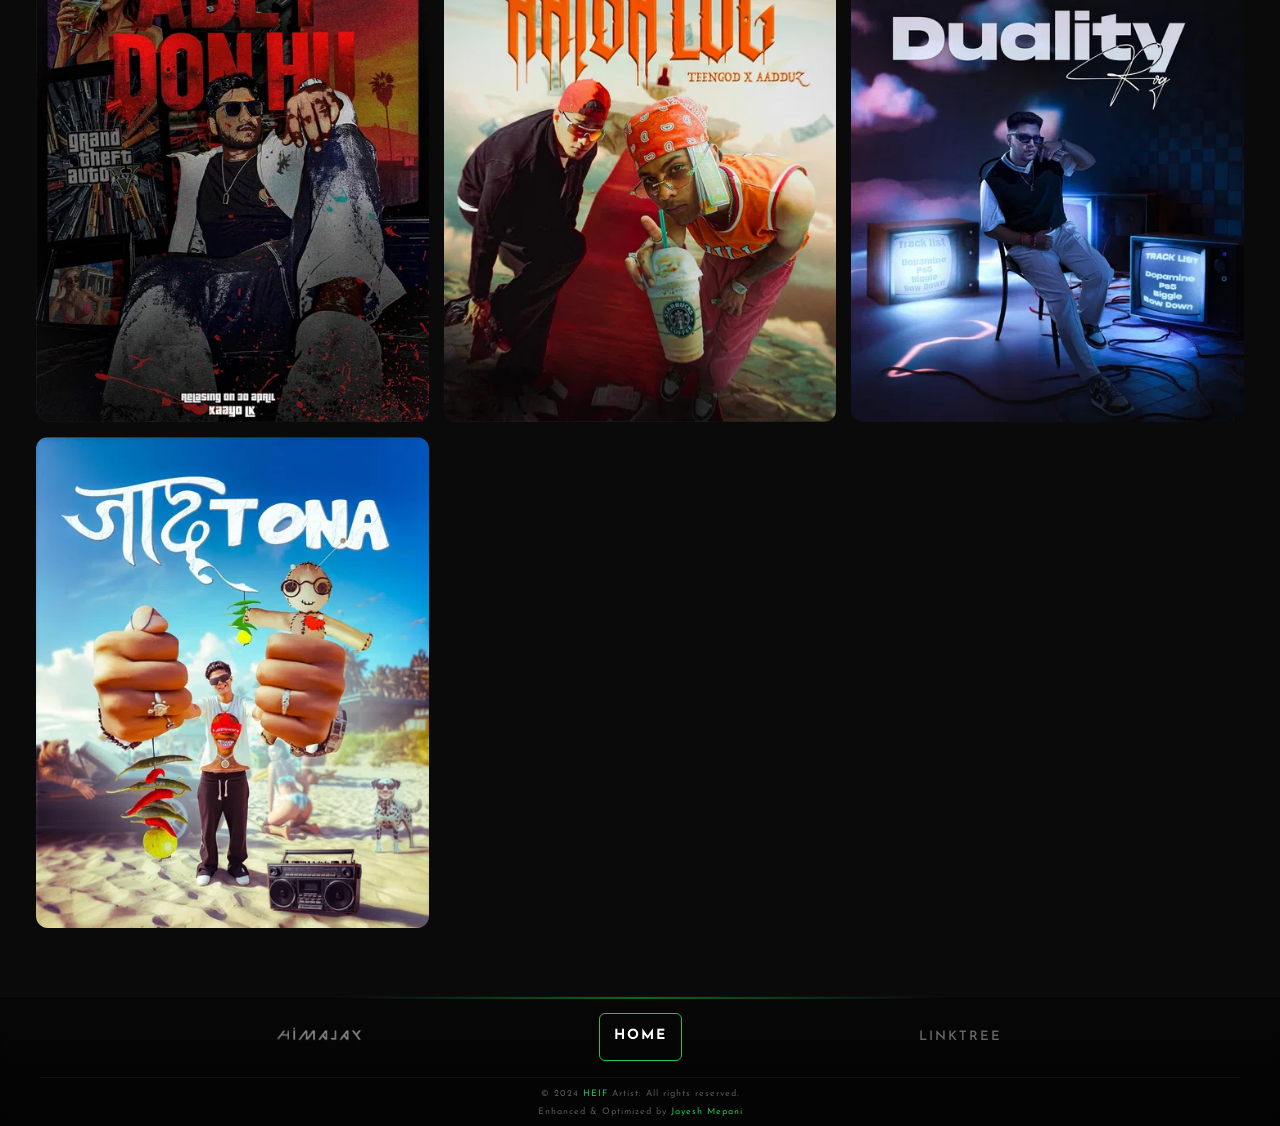
<file: work-detailposter.html>
<!doctype html>
<html lang="en">

<head>
        <meta charset="UTF-8" />
        <meta name="viewport" content="width=device-width, initial-scale=1.0" />

        <!-- SEO Meta Tags -->
        <title>Poster Designs | HEIF Artist</title>
        <meta name="description"
                content="Explore HEIF's poster design portfolio featuring creative and impactful poster designs." />
        <meta name="author" content="Jayesh Mepani" />
        <meta name="robots" content="index, follow" />
        <meta name="theme-color" content="#000000" />

        <!-- Open Graph / Facebook -->
        <meta property="og:type" content="website" />
        <meta property="og:title" content="Poster Designs | HEIF Artist" />
        <meta property="og:description" content="Creative and impactful poster designs by HEIF Artist." />
        <meta property="og:image" content="assets/img/thumbnail/poster.jpg" />
        <meta property="og:site_name" content="HEIF Artist" />

        <!-- Preconnect for Performance (Google Fonts) -->

        <!-- Favicon -->
        <link rel="icon" type="image/png" href="assets/img/logow.png">
        <link rel="apple-touch-icon" href="assets/img/logow.png">

        <link rel="stylesheet" href="assets/css/css.css?v=20261026-speed2" />
        <link rel="stylesheet" href="assets/css/masonry.css?v=20261026-speed2" />
        <link rel="stylesheet" href="assets/css/cursor.css?v=20261026-speed2" />

        <script src="assets/js/script.js?v=20261026-speed2" defer></script>

        <script src="assets/js/scroll-animations.js?v=20261026-speed2" defer></script>

<link rel="stylesheet" href="assets/css/performance.css?v=20261026-speed2">
<script src="assets/js/image-delivery.js?v=20261026-speed2" defer></script>
<noscript><style>.lazy-image{display:none!important}</style></noscript>
</head>

<body>
        <!-- Skip Link for Accessibility -->
        <a href="#main-content" class="skip-link">Skip to main content</a>
        <div class="scroll-tracker"></div>

        <!-- Preloader -->

        <div class="stars-layer">
                <div class="stars-extra"></div>
        </div>
        <!-- Header -->
        <header role="banner">
                <div class="header__logo">
                        <a href="index.html" aria-label="HEIF Artist Home">
                                <img src="assets/optimized/b6daf8fdbaca4369-480.webp" alt="HEIF Artist Logo" id="anim-logo-h" loading="eager" decoding="async" />
                        </a>
                </div>
                <nav aria-label="Main navigation">
                        <ul role="list">
                                <li><a href="index.html">Home</a></li>
                                <li><a href="about.html">About</a></li>
                                <li><a href="work.html">Portfolio</a></li>
                                <li><a href="contact.html">Contact</a></li>
                                <li><a href="linktree.html">Linktree</a></li>
                        </ul>
                        <a href="#" class="nav-toggle hover-link" aria-label="Toggle navigation menu"
                                aria-expanded="false">
                                <svg viewBox="0 0 24 24" fill="currentColor" aria-hidden="true" width="24" height="24">
                                        <path d="M3 6h18v2H3V6zm0 5h18v2H3v-2zm0 5h18v2H3v-2z" />
                                </svg>
                        </a>
                </nav>
        </header>

        <!-- Main Content -->
        <main id="main-content">
                <div class="wil-content">
                        <section class="awe-section" aria-labelledby="page-title">
                                <div class="container">
                                        <div class="page-title pb-40">
                                                <h1 id="page-title" class="page-title__title">Poster Designs</h1>
                                                <div class="page-title__divider">I’ve worked with multiple emerging rap
                                                        and hip-hop artists, creating posters for singles, albums, and
                                                        promotions. Each design focuses on bold visuals and strong
                                                        compositions that match the artist’s sound and identity.</div>
                                        </div>
                                </div>
                        </section>
                        <section class="image-showcase" aria-label="Poster design gallery">
                                <div class="masonry-container">
                                        <div class="image-item">
                                                <img width="1107" height="1363" data-src="assets/optimized/3ac6cfaf9da3a5e1-1107.webp"
                                                        alt="Poster design 1" loading="lazy" decoding="async" data-srcset="assets/optimized/3ac6cfaf9da3a5e1-480.webp 480w, assets/optimized/3ac6cfaf9da3a5e1-960.webp 960w, assets/optimized/3ac6cfaf9da3a5e1-1107.webp 1107w" sizes="(max-width: 600px) 100vw, (max-width: 1024px) 50vw, 33vw" class="lazy-image" src="data:image/svg+xml,%3Csvg%20xmlns%3D%27http%3A%2F%2Fwww.w3.org%2F2000%2Fsvg%27%20width%3D%271107%27%20height%3D%271363%27%2F%3E" /><noscript><img width="1107" height="1363" src="assets/optimized/3ac6cfaf9da3a5e1-1107.webp"
                                                        alt="Poster design 1" loading="lazy" decoding="async" srcset="assets/optimized/3ac6cfaf9da3a5e1-480.webp 480w, assets/optimized/3ac6cfaf9da3a5e1-960.webp 960w, assets/optimized/3ac6cfaf9da3a5e1-1107.webp 1107w" sizes="(max-width: 600px) 100vw, (max-width: 1024px) 50vw, 33vw" /></noscript>
                                        </div>
                                        <div class="image-item">
                                                <img width="950" height="1188" data-src="assets/optimized/78edd90162b07747-950.webp"
                                                        alt="Poster design 2" loading="lazy" decoding="async" data-srcset="assets/optimized/78edd90162b07747-480.webp 480w, assets/optimized/78edd90162b07747-950.webp 950w" sizes="(max-width: 600px) 100vw, (max-width: 1024px) 50vw, 33vw" class="lazy-image" src="data:image/svg+xml,%3Csvg%20xmlns%3D%27http%3A%2F%2Fwww.w3.org%2F2000%2Fsvg%27%20width%3D%27950%27%20height%3D%271188%27%2F%3E" /><noscript><img width="950" height="1188" src="assets/optimized/78edd90162b07747-950.webp"
                                                        alt="Poster design 2" loading="lazy" decoding="async" srcset="assets/optimized/78edd90162b07747-480.webp 480w, assets/optimized/78edd90162b07747-950.webp 950w" sizes="(max-width: 600px) 100vw, (max-width: 1024px) 50vw, 33vw" /></noscript>
                                        </div>
                                        <div class="image-item">
                                                <img width="1188" height="1486" data-src="assets/optimized/57b56244a917acb5-1188.webp"
                                                        alt="Poster design 3" loading="lazy" decoding="async" data-srcset="assets/optimized/57b56244a917acb5-480.webp 480w, assets/optimized/57b56244a917acb5-960.webp 960w, assets/optimized/57b56244a917acb5-1188.webp 1188w" sizes="(max-width: 600px) 100vw, (max-width: 1024px) 50vw, 33vw" class="lazy-image" src="data:image/svg+xml,%3Csvg%20xmlns%3D%27http%3A%2F%2Fwww.w3.org%2F2000%2Fsvg%27%20width%3D%271188%27%20height%3D%271486%27%2F%3E" /><noscript><img width="1188" height="1486" src="assets/optimized/57b56244a917acb5-1188.webp"
                                                        alt="Poster design 3" loading="lazy" decoding="async" srcset="assets/optimized/57b56244a917acb5-480.webp 480w, assets/optimized/57b56244a917acb5-960.webp 960w, assets/optimized/57b56244a917acb5-1188.webp 1188w" sizes="(max-width: 600px) 100vw, (max-width: 1024px) 50vw, 33vw" /></noscript>
                                        </div>
                                        <div class="image-item">
                                                <img width="934" height="1166" data-src="assets/optimized/5c52c013ab1c2b9d-934.webp"
                                                        alt="Poster design 4" loading="lazy" decoding="async" data-srcset="assets/optimized/5c52c013ab1c2b9d-480.webp 480w, assets/optimized/5c52c013ab1c2b9d-934.webp 934w" sizes="(max-width: 600px) 100vw, (max-width: 1024px) 50vw, 33vw" class="lazy-image" src="data:image/svg+xml,%3Csvg%20xmlns%3D%27http%3A%2F%2Fwww.w3.org%2F2000%2Fsvg%27%20width%3D%27934%27%20height%3D%271166%27%2F%3E" /><noscript><img width="934" height="1166" src="assets/optimized/5c52c013ab1c2b9d-934.webp"
                                                        alt="Poster design 4" loading="lazy" decoding="async" srcset="assets/optimized/5c52c013ab1c2b9d-480.webp 480w, assets/optimized/5c52c013ab1c2b9d-934.webp 934w" sizes="(max-width: 600px) 100vw, (max-width: 1024px) 50vw, 33vw" /></noscript>
                                        </div>
                                        <div class="image-item">
                                                <img width="934" height="934" data-src="assets/optimized/7d1b40cba185dd03-934.webp"
                                                        alt="Poster design 5" loading="lazy" decoding="async" data-srcset="assets/optimized/7d1b40cba185dd03-480.webp 480w, assets/optimized/7d1b40cba185dd03-934.webp 934w" sizes="(max-width: 600px) 100vw, (max-width: 1024px) 50vw, 33vw" class="lazy-image" src="data:image/svg+xml,%3Csvg%20xmlns%3D%27http%3A%2F%2Fwww.w3.org%2F2000%2Fsvg%27%20width%3D%27934%27%20height%3D%27934%27%2F%3E" /><noscript><img width="934" height="934" src="assets/optimized/7d1b40cba185dd03-934.webp"
                                                        alt="Poster design 5" loading="lazy" decoding="async" srcset="assets/optimized/7d1b40cba185dd03-480.webp 480w, assets/optimized/7d1b40cba185dd03-934.webp 934w" sizes="(max-width: 600px) 100vw, (max-width: 1024px) 50vw, 33vw" /></noscript>
                                        </div>
                                        <div class="image-item">
                                                <img width="934" height="934" data-src="assets/optimized/e26891c8bdd836d2-934.webp"
                                                        alt="Poster design 6" loading="lazy" decoding="async" data-srcset="assets/optimized/e26891c8bdd836d2-480.webp 480w, assets/optimized/e26891c8bdd836d2-934.webp 934w" sizes="(max-width: 600px) 100vw, (max-width: 1024px) 50vw, 33vw" class="lazy-image" src="data:image/svg+xml,%3Csvg%20xmlns%3D%27http%3A%2F%2Fwww.w3.org%2F2000%2Fsvg%27%20width%3D%27934%27%20height%3D%27934%27%2F%3E" /><noscript><img width="934" height="934" src="assets/optimized/e26891c8bdd836d2-934.webp"
                                                        alt="Poster design 6" loading="lazy" decoding="async" srcset="assets/optimized/e26891c8bdd836d2-480.webp 480w, assets/optimized/e26891c8bdd836d2-934.webp 934w" sizes="(max-width: 600px) 100vw, (max-width: 1024px) 50vw, 33vw" /></noscript>
                                        </div>
                                        <div class="image-item">
                                                <img width="748" height="862" data-src="assets/optimized/f2ba7835eed86e2d-748.webp"
                                                        alt="Poster design 7" loading="lazy" decoding="async" data-srcset="assets/optimized/f2ba7835eed86e2d-480.webp 480w, assets/optimized/f2ba7835eed86e2d-748.webp 748w" sizes="(max-width: 600px) 100vw, (max-width: 1024px) 50vw, 33vw" class="lazy-image" src="data:image/svg+xml,%3Csvg%20xmlns%3D%27http%3A%2F%2Fwww.w3.org%2F2000%2Fsvg%27%20width%3D%27748%27%20height%3D%27862%27%2F%3E" /><noscript><img width="748" height="862" src="assets/optimized/f2ba7835eed86e2d-748.webp"
                                                        alt="Poster design 7" loading="lazy" decoding="async" srcset="assets/optimized/f2ba7835eed86e2d-480.webp 480w, assets/optimized/f2ba7835eed86e2d-748.webp 748w" sizes="(max-width: 600px) 100vw, (max-width: 1024px) 50vw, 33vw" /></noscript>
                                        </div>
                                        <div class="image-item">
                                                <img width="2422" height="1384" data-src="assets/optimized/9c9062fed162408f-1600.webp"
                                                        alt="Poster design 14" loading="lazy" decoding="async" data-srcset="assets/optimized/9c9062fed162408f-480.webp 480w, assets/optimized/9c9062fed162408f-960.webp 960w, assets/optimized/9c9062fed162408f-1600.webp 1600w" sizes="(max-width: 600px) 100vw, (max-width: 1024px) 50vw, 33vw" class="lazy-image" src="data:image/svg+xml,%3Csvg%20xmlns%3D%27http%3A%2F%2Fwww.w3.org%2F2000%2Fsvg%27%20width%3D%272422%27%20height%3D%271384%27%2F%3E" /><noscript><img width="2422" height="1384" src="assets/optimized/9c9062fed162408f-1600.webp"
                                                        alt="Poster design 14" loading="lazy" decoding="async" srcset="assets/optimized/9c9062fed162408f-480.webp 480w, assets/optimized/9c9062fed162408f-960.webp 960w, assets/optimized/9c9062fed162408f-1600.webp 1600w" sizes="(max-width: 600px) 100vw, (max-width: 1024px) 50vw, 33vw" /></noscript>
                                        </div>
                                        <div class="image-item">
                                                <img width="748" height="993" data-src="assets/optimized/33de4c21cb189972-748.webp"
                                                        alt="Poster design 8" loading="lazy" decoding="async" data-srcset="assets/optimized/33de4c21cb189972-480.webp 480w, assets/optimized/33de4c21cb189972-748.webp 748w" sizes="(max-width: 600px) 100vw, (max-width: 1024px) 50vw, 33vw" class="lazy-image" src="data:image/svg+xml,%3Csvg%20xmlns%3D%27http%3A%2F%2Fwww.w3.org%2F2000%2Fsvg%27%20width%3D%27748%27%20height%3D%27993%27%2F%3E" /><noscript><img width="748" height="993" src="assets/optimized/33de4c21cb189972-748.webp"
                                                        alt="Poster design 8" loading="lazy" decoding="async" srcset="assets/optimized/33de4c21cb189972-480.webp 480w, assets/optimized/33de4c21cb189972-748.webp 748w" sizes="(max-width: 600px) 100vw, (max-width: 1024px) 50vw, 33vw" /></noscript>
                                        </div>
                                        <div class="image-item">
                                                <img width="748" height="935" data-src="assets/optimized/ac55d787bd117ca2-748.webp"
                                                        alt="Poster design 9" loading="lazy" decoding="async" data-srcset="assets/optimized/ac55d787bd117ca2-480.webp 480w, assets/optimized/ac55d787bd117ca2-748.webp 748w" sizes="(max-width: 600px) 100vw, (max-width: 1024px) 50vw, 33vw" class="lazy-image" src="data:image/svg+xml,%3Csvg%20xmlns%3D%27http%3A%2F%2Fwww.w3.org%2F2000%2Fsvg%27%20width%3D%27748%27%20height%3D%27935%27%2F%3E" /><noscript><img width="748" height="935" src="assets/optimized/ac55d787bd117ca2-748.webp"
                                                        alt="Poster design 9" loading="lazy" decoding="async" srcset="assets/optimized/ac55d787bd117ca2-480.webp 480w, assets/optimized/ac55d787bd117ca2-748.webp 748w" sizes="(max-width: 600px) 100vw, (max-width: 1024px) 50vw, 33vw" /></noscript>
                                        </div>
                                        <div class="image-item">
                                                <img width="2422" height="1384" data-src="assets/optimized/35cb3663cfd66bef-1600.webp"
                                                        alt="Poster design 10" loading="lazy" decoding="async" data-srcset="assets/optimized/35cb3663cfd66bef-480.webp 480w, assets/optimized/35cb3663cfd66bef-960.webp 960w, assets/optimized/35cb3663cfd66bef-1600.webp 1600w" sizes="(max-width: 600px) 100vw, (max-width: 1024px) 50vw, 33vw" class="lazy-image" src="data:image/svg+xml,%3Csvg%20xmlns%3D%27http%3A%2F%2Fwww.w3.org%2F2000%2Fsvg%27%20width%3D%272422%27%20height%3D%271384%27%2F%3E" /><noscript><img width="2422" height="1384" src="assets/optimized/35cb3663cfd66bef-1600.webp"
                                                        alt="Poster design 10" loading="lazy" decoding="async" srcset="assets/optimized/35cb3663cfd66bef-480.webp 480w, assets/optimized/35cb3663cfd66bef-960.webp 960w, assets/optimized/35cb3663cfd66bef-1600.webp 1600w" sizes="(max-width: 600px) 100vw, (max-width: 1024px) 50vw, 33vw" /></noscript>
                                        </div>
                                        <div class="image-item">
                                                <img width="998" height="998" data-src="assets/optimized/449dc0ccf55f5f78-998.webp"
                                                        alt="Poster design 11" loading="lazy" decoding="async" data-srcset="assets/optimized/449dc0ccf55f5f78-480.webp 480w, assets/optimized/449dc0ccf55f5f78-960.webp 960w, assets/optimized/449dc0ccf55f5f78-998.webp 998w" sizes="(max-width: 600px) 100vw, (max-width: 1024px) 50vw, 33vw" class="lazy-image" src="data:image/svg+xml,%3Csvg%20xmlns%3D%27http%3A%2F%2Fwww.w3.org%2F2000%2Fsvg%27%20width%3D%27998%27%20height%3D%27998%27%2F%3E" /><noscript><img width="998" height="998" src="assets/optimized/449dc0ccf55f5f78-998.webp"
                                                        alt="Poster design 11" loading="lazy" decoding="async" srcset="assets/optimized/449dc0ccf55f5f78-480.webp 480w, assets/optimized/449dc0ccf55f5f78-960.webp 960w, assets/optimized/449dc0ccf55f5f78-998.webp 998w" sizes="(max-width: 600px) 100vw, (max-width: 1024px) 50vw, 33vw" /></noscript>
                                        </div>
                                        <div class="image-item">
                                                <img width="1188" height="1188" data-src="assets/optimized/7f1e071406c3b98b-1188.webp"
                                                        alt="Poster design 12" loading="lazy" decoding="async" data-srcset="assets/optimized/7f1e071406c3b98b-480.webp 480w, assets/optimized/7f1e071406c3b98b-960.webp 960w, assets/optimized/7f1e071406c3b98b-1188.webp 1188w" sizes="(max-width: 600px) 100vw, (max-width: 1024px) 50vw, 33vw" class="lazy-image" src="data:image/svg+xml,%3Csvg%20xmlns%3D%27http%3A%2F%2Fwww.w3.org%2F2000%2Fsvg%27%20width%3D%271188%27%20height%3D%271188%27%2F%3E" /><noscript><img width="1188" height="1188" src="assets/optimized/7f1e071406c3b98b-1188.webp"
                                                        alt="Poster design 12" loading="lazy" decoding="async" srcset="assets/optimized/7f1e071406c3b98b-480.webp 480w, assets/optimized/7f1e071406c3b98b-960.webp 960w, assets/optimized/7f1e071406c3b98b-1188.webp 1188w" sizes="(max-width: 600px) 100vw, (max-width: 1024px) 50vw, 33vw" /></noscript>
                                        </div>
                                        <div class="image-item">
                                                <img width="1107" height="1363" data-src="assets/optimized/0d4f327b23439762-1107.webp"
                                                        alt="Poster design 13" loading="lazy" decoding="async" data-srcset="assets/optimized/0d4f327b23439762-480.webp 480w, assets/optimized/0d4f327b23439762-960.webp 960w, assets/optimized/0d4f327b23439762-1107.webp 1107w" sizes="(max-width: 600px) 100vw, (max-width: 1024px) 50vw, 33vw" class="lazy-image" src="data:image/svg+xml,%3Csvg%20xmlns%3D%27http%3A%2F%2Fwww.w3.org%2F2000%2Fsvg%27%20width%3D%271107%27%20height%3D%271363%27%2F%3E" /><noscript><img width="1107" height="1363" src="assets/optimized/0d4f327b23439762-1107.webp"
                                                        alt="Poster design 13" loading="lazy" decoding="async" srcset="assets/optimized/0d4f327b23439762-480.webp 480w, assets/optimized/0d4f327b23439762-960.webp 960w, assets/optimized/0d4f327b23439762-1107.webp 1107w" sizes="(max-width: 600px) 100vw, (max-width: 1024px) 50vw, 33vw" /></noscript>
                                        </div>

                                        <div class="image-item">
                                                <img width="1280" height="1486" data-src="assets/optimized/1449bad78b19454e-1280.webp"
                                                        alt="Poster design U1" loading="lazy" decoding="async" data-srcset="assets/optimized/1449bad78b19454e-480.webp 480w, assets/optimized/1449bad78b19454e-960.webp 960w, assets/optimized/1449bad78b19454e-1280.webp 1280w" sizes="(max-width: 600px) 100vw, (max-width: 1024px) 50vw, 33vw" class="lazy-image" src="data:image/svg+xml,%3Csvg%20xmlns%3D%27http%3A%2F%2Fwww.w3.org%2F2000%2Fsvg%27%20width%3D%271280%27%20height%3D%271486%27%2F%3E" /><noscript><img width="1280" height="1486" src="assets/optimized/1449bad78b19454e-1280.webp"
                                                        alt="Poster design U1" loading="lazy" decoding="async" srcset="assets/optimized/1449bad78b19454e-480.webp 480w, assets/optimized/1449bad78b19454e-960.webp 960w, assets/optimized/1449bad78b19454e-1280.webp 1280w" sizes="(max-width: 600px) 100vw, (max-width: 1024px) 50vw, 33vw" /></noscript>
                                        </div>
                                        <div class="image-item">
                                                <img width="1216" height="1486" data-src="assets/optimized/1be2058617fb043d-1216.webp"
                                                        alt="Poster design U2" loading="lazy" decoding="async" data-srcset="assets/optimized/1be2058617fb043d-480.webp 480w, assets/optimized/1be2058617fb043d-960.webp 960w, assets/optimized/1be2058617fb043d-1216.webp 1216w" sizes="(max-width: 600px) 100vw, (max-width: 1024px) 50vw, 33vw" class="lazy-image" src="data:image/svg+xml,%3Csvg%20xmlns%3D%27http%3A%2F%2Fwww.w3.org%2F2000%2Fsvg%27%20width%3D%271216%27%20height%3D%271486%27%2F%3E" /><noscript><img width="1216" height="1486" src="assets/optimized/1be2058617fb043d-1216.webp"
                                                        alt="Poster design U2" loading="lazy" decoding="async" srcset="assets/optimized/1be2058617fb043d-480.webp 480w, assets/optimized/1be2058617fb043d-960.webp 960w, assets/optimized/1be2058617fb043d-1216.webp 1216w" sizes="(max-width: 600px) 100vw, (max-width: 1024px) 50vw, 33vw" /></noscript>
                                        </div>
                                        <div class="image-item">
                                                <img width="934" height="934" data-src="assets/optimized/ab4031cbab0d3a1f-934.webp"
                                                        alt="Poster design U4" loading="lazy" decoding="async" data-srcset="assets/optimized/ab4031cbab0d3a1f-480.webp 480w, assets/optimized/ab4031cbab0d3a1f-934.webp 934w" sizes="(max-width: 600px) 100vw, (max-width: 1024px) 50vw, 33vw" class="lazy-image" src="data:image/svg+xml,%3Csvg%20xmlns%3D%27http%3A%2F%2Fwww.w3.org%2F2000%2Fsvg%27%20width%3D%27934%27%20height%3D%27934%27%2F%3E" /><noscript><img width="934" height="934" src="assets/optimized/ab4031cbab0d3a1f-934.webp"
                                                        alt="Poster design U4" loading="lazy" decoding="async" srcset="assets/optimized/ab4031cbab0d3a1f-480.webp 480w, assets/optimized/ab4031cbab0d3a1f-934.webp 934w" sizes="(max-width: 600px) 100vw, (max-width: 1024px) 50vw, 33vw" /></noscript>
                                        </div>
                                        <div class="image-item">
                                                <img width="1774" height="998" data-src="assets/optimized/feecf51fadc34e20-1600.webp"
                                                        alt="Poster design U5" loading="lazy" decoding="async" data-srcset="assets/optimized/feecf51fadc34e20-480.webp 480w, assets/optimized/feecf51fadc34e20-960.webp 960w, assets/optimized/feecf51fadc34e20-1600.webp 1600w" sizes="(max-width: 600px) 100vw, (max-width: 1024px) 50vw, 33vw" class="lazy-image" src="data:image/svg+xml,%3Csvg%20xmlns%3D%27http%3A%2F%2Fwww.w3.org%2F2000%2Fsvg%27%20width%3D%271774%27%20height%3D%27998%27%2F%3E" /><noscript><img width="1774" height="998" src="assets/optimized/feecf51fadc34e20-1600.webp"
                                                        alt="Poster design U5" loading="lazy" decoding="async" srcset="assets/optimized/feecf51fadc34e20-480.webp 480w, assets/optimized/feecf51fadc34e20-960.webp 960w, assets/optimized/feecf51fadc34e20-1600.webp 1600w" sizes="(max-width: 600px) 100vw, (max-width: 1024px) 50vw, 33vw" /></noscript>
                                        </div>
                                        <div class="image-item">
                                                <img width="998" height="998" data-src="assets/optimized/028240a09e536708-998.webp"
                                                        alt="Poster design U7" loading="lazy" decoding="async" data-srcset="assets/optimized/028240a09e536708-480.webp 480w, assets/optimized/028240a09e536708-960.webp 960w, assets/optimized/028240a09e536708-998.webp 998w" sizes="(max-width: 600px) 100vw, (max-width: 1024px) 50vw, 33vw" class="lazy-image" src="data:image/svg+xml,%3Csvg%20xmlns%3D%27http%3A%2F%2Fwww.w3.org%2F2000%2Fsvg%27%20width%3D%27998%27%20height%3D%27998%27%2F%3E" /><noscript><img width="998" height="998" src="assets/optimized/028240a09e536708-998.webp"
                                                        alt="Poster design U7" loading="lazy" decoding="async" srcset="assets/optimized/028240a09e536708-480.webp 480w, assets/optimized/028240a09e536708-960.webp 960w, assets/optimized/028240a09e536708-998.webp 998w" sizes="(max-width: 600px) 100vw, (max-width: 1024px) 50vw, 33vw" /></noscript>
                                        </div>
                                        <div class="image-item">
                                                <img width="1712" height="934" data-src="assets/optimized/165e6cc765470637-1600.webp"
                                                        alt="Poster design U8" loading="lazy" decoding="async" data-srcset="assets/optimized/165e6cc765470637-480.webp 480w, assets/optimized/165e6cc765470637-960.webp 960w, assets/optimized/165e6cc765470637-1600.webp 1600w" sizes="(max-width: 600px) 100vw, (max-width: 1024px) 50vw, 33vw" class="lazy-image" src="data:image/svg+xml,%3Csvg%20xmlns%3D%27http%3A%2F%2Fwww.w3.org%2F2000%2Fsvg%27%20width%3D%271712%27%20height%3D%27934%27%2F%3E" /><noscript><img width="1712" height="934" src="assets/optimized/165e6cc765470637-1600.webp"
                                                        alt="Poster design U8" loading="lazy" decoding="async" srcset="assets/optimized/165e6cc765470637-480.webp 480w, assets/optimized/165e6cc765470637-960.webp 960w, assets/optimized/165e6cc765470637-1600.webp 1600w" sizes="(max-width: 600px) 100vw, (max-width: 1024px) 50vw, 33vw" /></noscript>
                                        </div>
                                        <div class="image-item">
                                                <img width="748" height="934" data-src="assets/optimized/a9c06631642ab939-748.webp"
                                                        alt="Poster design U9" loading="lazy" decoding="async" data-srcset="assets/optimized/a9c06631642ab939-480.webp 480w, assets/optimized/a9c06631642ab939-748.webp 748w" sizes="(max-width: 600px) 100vw, (max-width: 1024px) 50vw, 33vw" class="lazy-image" src="data:image/svg+xml,%3Csvg%20xmlns%3D%27http%3A%2F%2Fwww.w3.org%2F2000%2Fsvg%27%20width%3D%27748%27%20height%3D%27934%27%2F%3E" /><noscript><img width="748" height="934" src="assets/optimized/a9c06631642ab939-748.webp"
                                                        alt="Poster design U9" loading="lazy" decoding="async" srcset="assets/optimized/a9c06631642ab939-480.webp 480w, assets/optimized/a9c06631642ab939-748.webp 748w" sizes="(max-width: 600px) 100vw, (max-width: 1024px) 50vw, 33vw" /></noscript>
                                        </div>
                                        <div class="image-item">
                                                <img width="1759" height="993" data-src="assets/optimized/b9fc9d7c74401072-1600.webp"
                                                        alt="Poster design U10" loading="lazy" decoding="async" data-srcset="assets/optimized/b9fc9d7c74401072-480.webp 480w, assets/optimized/b9fc9d7c74401072-960.webp 960w, assets/optimized/b9fc9d7c74401072-1600.webp 1600w" sizes="(max-width: 600px) 100vw, (max-width: 1024px) 50vw, 33vw" class="lazy-image" src="data:image/svg+xml,%3Csvg%20xmlns%3D%27http%3A%2F%2Fwww.w3.org%2F2000%2Fsvg%27%20width%3D%271759%27%20height%3D%27993%27%2F%3E" /><noscript><img width="1759" height="993" src="assets/optimized/b9fc9d7c74401072-1600.webp"
                                                        alt="Poster design U10" loading="lazy" decoding="async" srcset="assets/optimized/b9fc9d7c74401072-480.webp 480w, assets/optimized/b9fc9d7c74401072-960.webp 960w, assets/optimized/b9fc9d7c74401072-1600.webp 1600w" sizes="(max-width: 600px) 100vw, (max-width: 1024px) 50vw, 33vw" /></noscript>
                                        </div>
                                        <div class="image-item">
                                                <img width="1759" height="993" data-src="assets/optimized/e1c7f53af2aa039d-1600.webp"
                                                        alt="Poster design U11" loading="lazy" decoding="async" data-srcset="assets/optimized/e1c7f53af2aa039d-480.webp 480w, assets/optimized/e1c7f53af2aa039d-960.webp 960w, assets/optimized/e1c7f53af2aa039d-1600.webp 1600w" sizes="(max-width: 600px) 100vw, (max-width: 1024px) 50vw, 33vw" class="lazy-image" src="data:image/svg+xml,%3Csvg%20xmlns%3D%27http%3A%2F%2Fwww.w3.org%2F2000%2Fsvg%27%20width%3D%271759%27%20height%3D%27993%27%2F%3E" /><noscript><img width="1759" height="993" src="assets/optimized/e1c7f53af2aa039d-1600.webp"
                                                        alt="Poster design U11" loading="lazy" decoding="async" srcset="assets/optimized/e1c7f53af2aa039d-480.webp 480w, assets/optimized/e1c7f53af2aa039d-960.webp 960w, assets/optimized/e1c7f53af2aa039d-1600.webp 1600w" sizes="(max-width: 600px) 100vw, (max-width: 1024px) 50vw, 33vw" /></noscript>
                                        </div>
                                        <div class="image-item">
                                                <img width="1385" height="1384" data-src="assets/optimized/57700a9a070e5b39-1385.webp"
                                                        alt="Poster design U12" loading="lazy" decoding="async" data-srcset="assets/optimized/57700a9a070e5b39-480.webp 480w, assets/optimized/57700a9a070e5b39-960.webp 960w, assets/optimized/57700a9a070e5b39-1385.webp 1385w" sizes="(max-width: 600px) 100vw, (max-width: 1024px) 50vw, 33vw" class="lazy-image" src="data:image/svg+xml,%3Csvg%20xmlns%3D%27http%3A%2F%2Fwww.w3.org%2F2000%2Fsvg%27%20width%3D%271385%27%20height%3D%271384%27%2F%3E" /><noscript><img width="1385" height="1384" src="assets/optimized/57700a9a070e5b39-1385.webp"
                                                        alt="Poster design U12" loading="lazy" decoding="async" srcset="assets/optimized/57700a9a070e5b39-480.webp 480w, assets/optimized/57700a9a070e5b39-960.webp 960w, assets/optimized/57700a9a070e5b39-1385.webp 1385w" sizes="(max-width: 600px) 100vw, (max-width: 1024px) 50vw, 33vw" /></noscript>
                                        </div>
                                        <div class="image-item">
                                                <img width="1107" height="1384" data-src="assets/optimized/5b35e25adc3f54f2-1107.webp"
                                                        alt="Poster design U16" loading="lazy" decoding="async" data-srcset="assets/optimized/5b35e25adc3f54f2-480.webp 480w, assets/optimized/5b35e25adc3f54f2-960.webp 960w, assets/optimized/5b35e25adc3f54f2-1107.webp 1107w" sizes="(max-width: 600px) 100vw, (max-width: 1024px) 50vw, 33vw" class="lazy-image" src="data:image/svg+xml,%3Csvg%20xmlns%3D%27http%3A%2F%2Fwww.w3.org%2F2000%2Fsvg%27%20width%3D%271107%27%20height%3D%271384%27%2F%3E" /><noscript><img width="1107" height="1384" src="assets/optimized/5b35e25adc3f54f2-1107.webp"
                                                        alt="Poster design U16" loading="lazy" decoding="async" srcset="assets/optimized/5b35e25adc3f54f2-480.webp 480w, assets/optimized/5b35e25adc3f54f2-960.webp 960w, assets/optimized/5b35e25adc3f54f2-1107.webp 1107w" sizes="(max-width: 600px) 100vw, (max-width: 1024px) 50vw, 33vw" /></noscript>
                                        </div>
                                        <div class="image-item">
                                                <img width="1107" height="1384" data-src="assets/optimized/0b94f1ea8b24be08-1107.webp"
                                                        alt="Poster design U17" loading="lazy" decoding="async" data-srcset="assets/optimized/0b94f1ea8b24be08-480.webp 480w, assets/optimized/0b94f1ea8b24be08-960.webp 960w, assets/optimized/0b94f1ea8b24be08-1107.webp 1107w" sizes="(max-width: 600px) 100vw, (max-width: 1024px) 50vw, 33vw" class="lazy-image" src="data:image/svg+xml,%3Csvg%20xmlns%3D%27http%3A%2F%2Fwww.w3.org%2F2000%2Fsvg%27%20width%3D%271107%27%20height%3D%271384%27%2F%3E" /><noscript><img width="1107" height="1384" src="assets/optimized/0b94f1ea8b24be08-1107.webp"
                                                        alt="Poster design U17" loading="lazy" decoding="async" srcset="assets/optimized/0b94f1ea8b24be08-480.webp 480w, assets/optimized/0b94f1ea8b24be08-960.webp 960w, assets/optimized/0b94f1ea8b24be08-1107.webp 1107w" sizes="(max-width: 600px) 100vw, (max-width: 1024px) 50vw, 33vw" /></noscript>
                                        </div>
                                        <div class="image-item">
                                                <img width="1107" height="1122" data-src="assets/optimized/666143716875d318-1107.webp"
                                                        alt="Poster design U18" loading="lazy" decoding="async" data-srcset="assets/optimized/666143716875d318-480.webp 480w, assets/optimized/666143716875d318-960.webp 960w, assets/optimized/666143716875d318-1107.webp 1107w" sizes="(max-width: 600px) 100vw, (max-width: 1024px) 50vw, 33vw" class="lazy-image" src="data:image/svg+xml,%3Csvg%20xmlns%3D%27http%3A%2F%2Fwww.w3.org%2F2000%2Fsvg%27%20width%3D%271107%27%20height%3D%271122%27%2F%3E" /><noscript><img width="1107" height="1122" src="assets/optimized/666143716875d318-1107.webp"
                                                        alt="Poster design U18" loading="lazy" decoding="async" srcset="assets/optimized/666143716875d318-480.webp 480w, assets/optimized/666143716875d318-960.webp 960w, assets/optimized/666143716875d318-1107.webp 1107w" sizes="(max-width: 600px) 100vw, (max-width: 1024px) 50vw, 33vw" /></noscript>
                                        </div>
                                        <div class="image-item">
                                                <img width="1107" height="1384" data-src="assets/optimized/801665b0951661e8-1107.webp"
                                                        alt="Poster design U19" loading="lazy" decoding="async" data-srcset="assets/optimized/801665b0951661e8-480.webp 480w, assets/optimized/801665b0951661e8-960.webp 960w, assets/optimized/801665b0951661e8-1107.webp 1107w" sizes="(max-width: 600px) 100vw, (max-width: 1024px) 50vw, 33vw" class="lazy-image" src="data:image/svg+xml,%3Csvg%20xmlns%3D%27http%3A%2F%2Fwww.w3.org%2F2000%2Fsvg%27%20width%3D%271107%27%20height%3D%271384%27%2F%3E" /><noscript><img width="1107" height="1384" src="assets/optimized/801665b0951661e8-1107.webp"
                                                        alt="Poster design U19" loading="lazy" decoding="async" srcset="assets/optimized/801665b0951661e8-480.webp 480w, assets/optimized/801665b0951661e8-960.webp 960w, assets/optimized/801665b0951661e8-1107.webp 1107w" sizes="(max-width: 600px) 100vw, (max-width: 1024px) 50vw, 33vw" /></noscript>
                                        </div>
                                        <div class="image-item">
                                                <img width="1107" height="1384" data-src="assets/optimized/c20c7706db7f09c9-1107.webp"
                                                        alt="Poster design U20" loading="lazy" decoding="async" data-srcset="assets/optimized/c20c7706db7f09c9-480.webp 480w, assets/optimized/c20c7706db7f09c9-960.webp 960w, assets/optimized/c20c7706db7f09c9-1107.webp 1107w" sizes="(max-width: 600px) 100vw, (max-width: 1024px) 50vw, 33vw" class="lazy-image" src="data:image/svg+xml,%3Csvg%20xmlns%3D%27http%3A%2F%2Fwww.w3.org%2F2000%2Fsvg%27%20width%3D%271107%27%20height%3D%271384%27%2F%3E" /><noscript><img width="1107" height="1384" src="assets/optimized/c20c7706db7f09c9-1107.webp"
                                                        alt="Poster design U20" loading="lazy" decoding="async" srcset="assets/optimized/c20c7706db7f09c9-480.webp 480w, assets/optimized/c20c7706db7f09c9-960.webp 960w, assets/optimized/c20c7706db7f09c9-1107.webp 1107w" sizes="(max-width: 600px) 100vw, (max-width: 1024px) 50vw, 33vw" /></noscript>
                                        </div>
                                        <div class="image-item">
                                                <img width="1107" height="1384" data-src="assets/optimized/f89d16533f27b279-1107.webp"
                                                        alt="Poster design U21" loading="lazy" decoding="async" data-srcset="assets/optimized/f89d16533f27b279-480.webp 480w, assets/optimized/f89d16533f27b279-960.webp 960w, assets/optimized/f89d16533f27b279-1107.webp 1107w" sizes="(max-width: 600px) 100vw, (max-width: 1024px) 50vw, 33vw" class="lazy-image" src="data:image/svg+xml,%3Csvg%20xmlns%3D%27http%3A%2F%2Fwww.w3.org%2F2000%2Fsvg%27%20width%3D%271107%27%20height%3D%271384%27%2F%3E" /><noscript><img width="1107" height="1384" src="assets/optimized/f89d16533f27b279-1107.webp"
                                                        alt="Poster design U21" loading="lazy" decoding="async" srcset="assets/optimized/f89d16533f27b279-480.webp 480w, assets/optimized/f89d16533f27b279-960.webp 960w, assets/optimized/f89d16533f27b279-1107.webp 1107w" sizes="(max-width: 600px) 100vw, (max-width: 1024px) 50vw, 33vw" /></noscript>
                                        </div>
                                        <div class="image-item">
                                                <img width="1107" height="1384" data-src="assets/optimized/0826c86295203907-1107.webp"
                                                        alt="Poster design U31" loading="lazy" decoding="async" data-srcset="assets/optimized/0826c86295203907-480.webp 480w, assets/optimized/0826c86295203907-960.webp 960w, assets/optimized/0826c86295203907-1107.webp 1107w" sizes="(max-width: 600px) 100vw, (max-width: 1024px) 50vw, 33vw" class="lazy-image" src="data:image/svg+xml,%3Csvg%20xmlns%3D%27http%3A%2F%2Fwww.w3.org%2F2000%2Fsvg%27%20width%3D%271107%27%20height%3D%271384%27%2F%3E" /><noscript><img width="1107" height="1384" src="assets/optimized/0826c86295203907-1107.webp"
                                                        alt="Poster design U31" loading="lazy" decoding="async" srcset="assets/optimized/0826c86295203907-480.webp 480w, assets/optimized/0826c86295203907-960.webp 960w, assets/optimized/0826c86295203907-1107.webp 1107w" sizes="(max-width: 600px) 100vw, (max-width: 1024px) 50vw, 33vw" /></noscript>
                                        </div>
                                </div>
                        </section>
                </div>
        </main>

        <!-- Footer -->
        <footer class="footer" role="contentinfo">
                <div class="footer-container">
                        <div class="footer-logo-container">
                                <a href="index.html" aria-label="HEIF Artist Home">
                                        <img data-src="assets/optimized/b6daf8fdbaca4369-1600.webp" alt="HEIF Artist Logo" class="footer-logo lazy-image"
                                                loading="lazy" decoding="async" data-srcset="assets/optimized/b6daf8fdbaca4369-480.webp 480w, assets/optimized/b6daf8fdbaca4369-960.webp 960w, assets/optimized/b6daf8fdbaca4369-1600.webp 1600w" sizes="160px" width="2550" height="596" src="data:image/svg+xml,%3Csvg%20xmlns%3D%27http%3A%2F%2Fwww.w3.org%2F2000%2Fsvg%27%20width%3D%272550%27%20height%3D%27596%27%2F%3E" /><noscript><img src="assets/optimized/b6daf8fdbaca4369-1600.webp" alt="HEIF Artist Logo" class="footer-logo"
                                                loading="lazy" decoding="async" srcset="assets/optimized/b6daf8fdbaca4369-480.webp 480w, assets/optimized/b6daf8fdbaca4369-960.webp 960w, assets/optimized/b6daf8fdbaca4369-1600.webp 1600w" sizes="160px" width="2550" height="596" /></noscript>
                                </a>
                        </div>
                        <div class="footer-home">
                                <a class="footer-btn home-btn" href="index.html">Home</a>
                        </div>
                        <div class="footer-social-media">
                                <a href="linktree.html" target="_blank" rel="noopener noreferrer">LINKTREE</a>
                        </div>
                </div>
                <div class="footer-rights">
                        <p>&copy; 2024 <a href="https://www.instagram.com/himalay.heif" target="_blank"
                                        rel="noopener noreferrer" class="footer-brand-link">HEIF</a> Artist. All rights
                                reserved.</p>
                        <p class="developer-credit">
                                Enhanced & Optimized by
                                <a href="https://jayeshmepani.github.io/Portfolio/" target="_blank"
                                        rel="noopener noreferrer">Jayesh Mepani</a>
                        </p>
                </div>
        </footer>

</body>

</html>
</file>
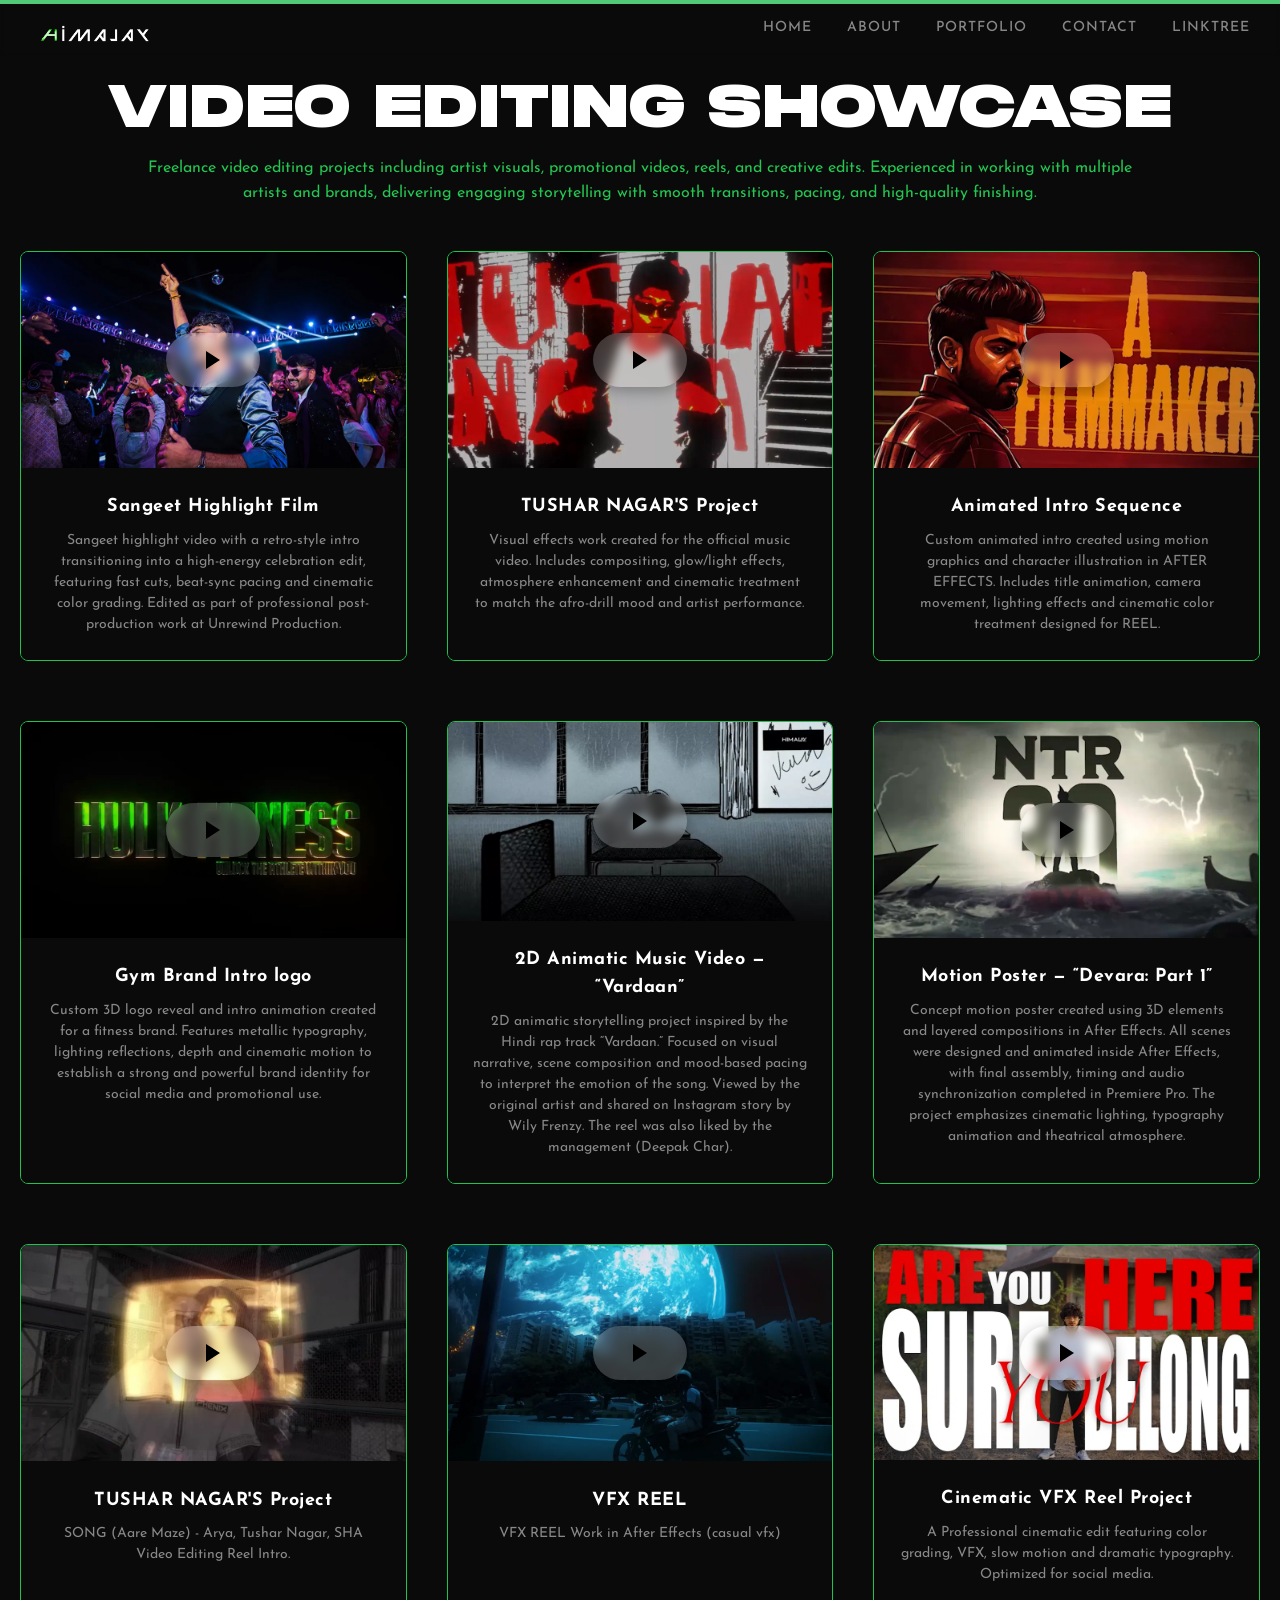
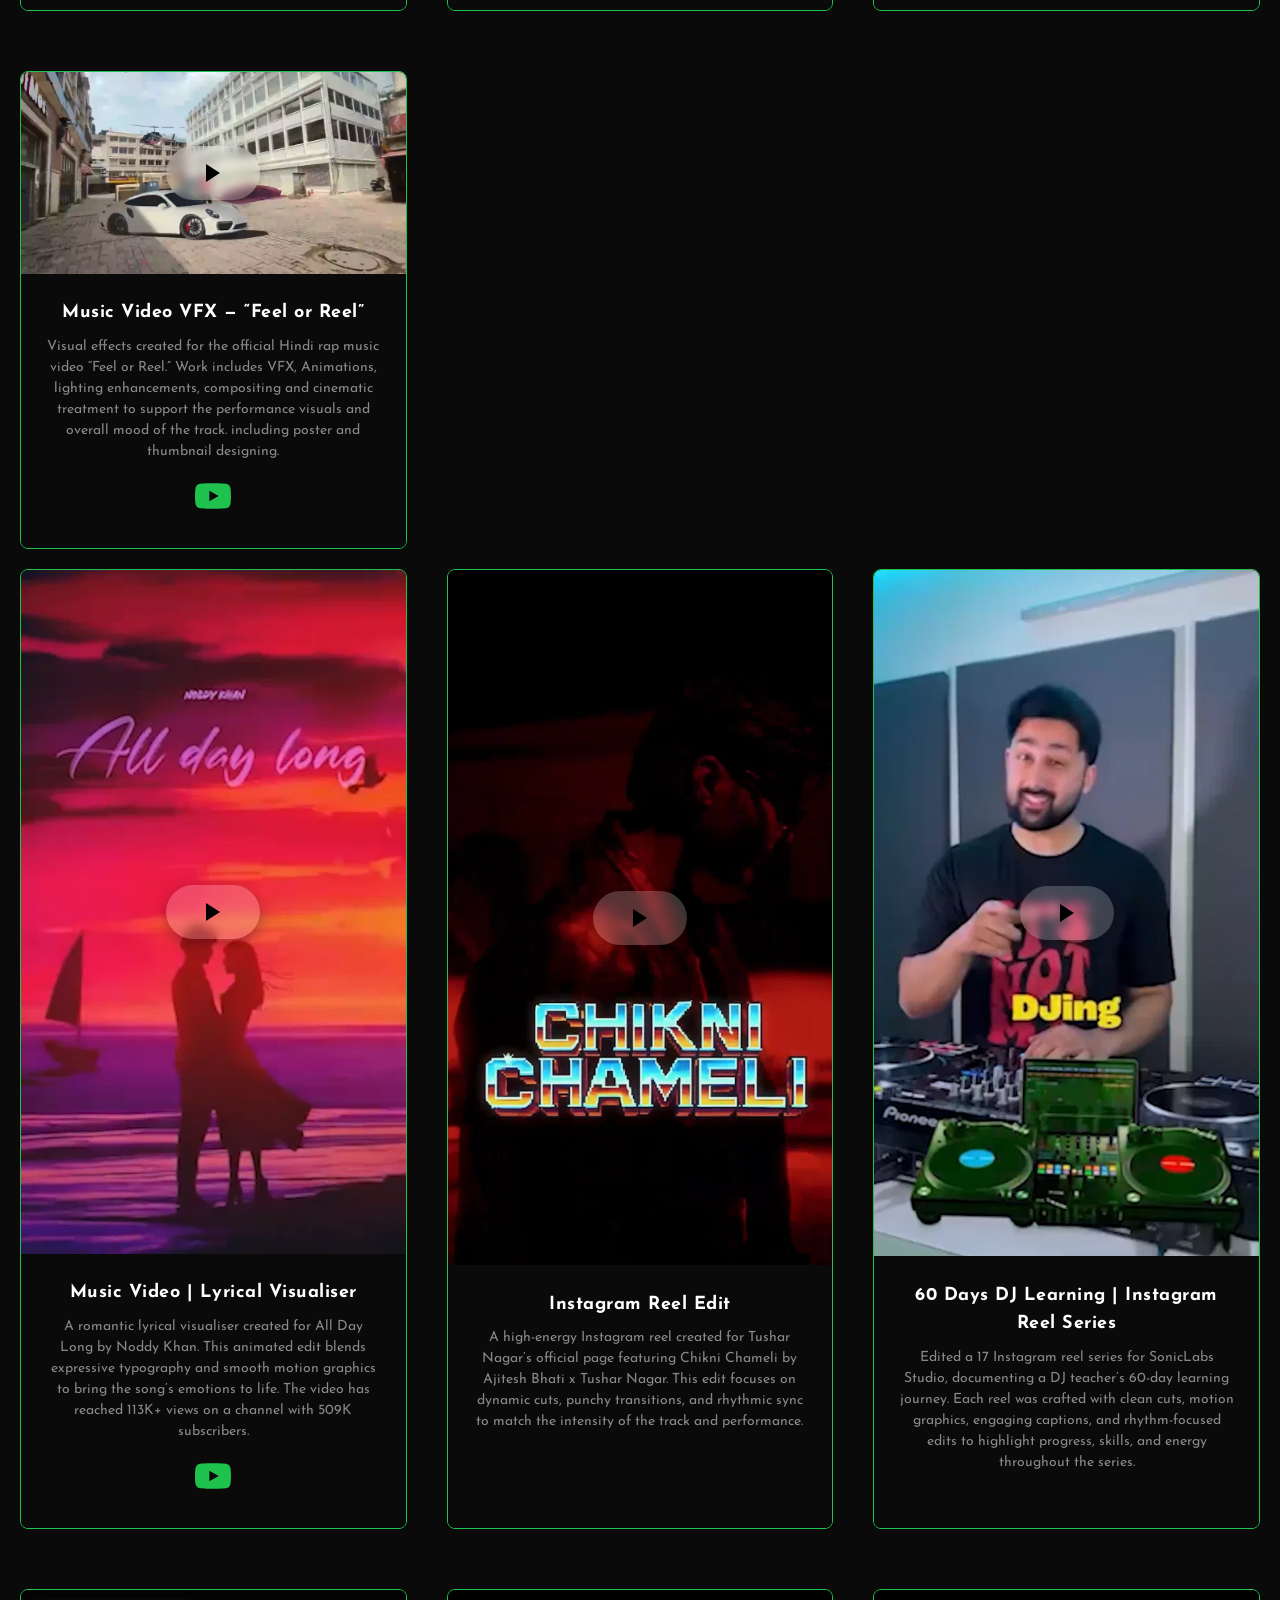
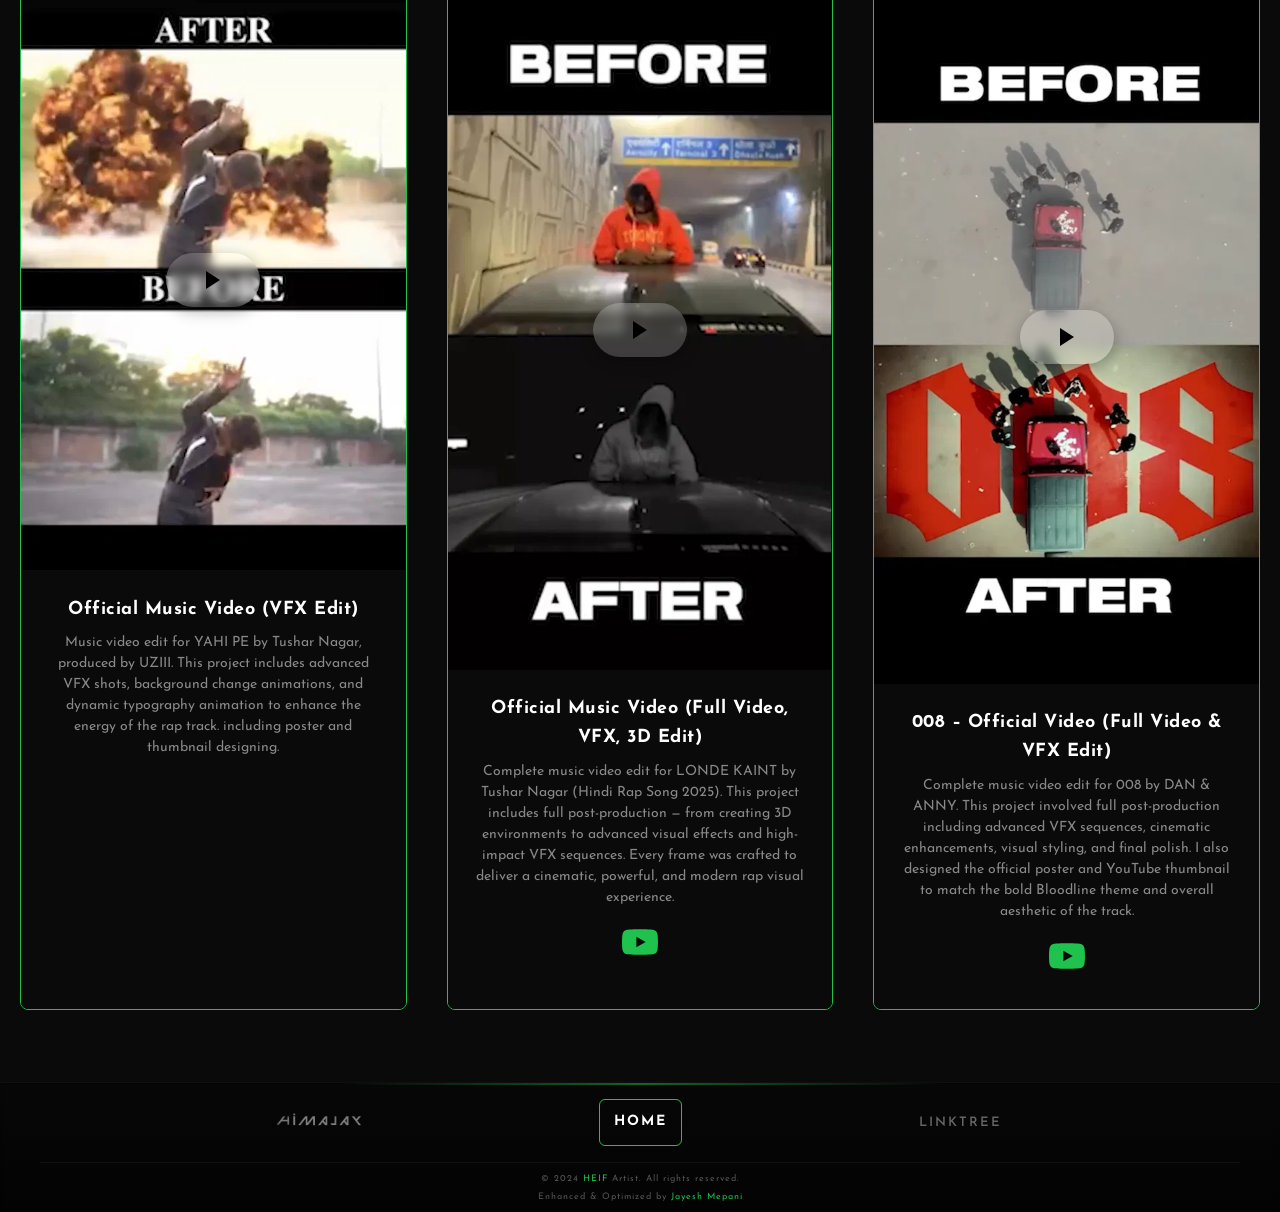
<file: work-detailvideowork.html>
<!DOCTYPE html>
<html lang="en">

<head>
    <meta charset="UTF-8">
    <meta name="viewport" content="width=device-width, initial-scale=1.0">

    <!-- SEO Meta Tags -->
    <title>Video Editing | HEIF Artist</title>
    <meta name="description"
        content="Explore HEIF's video editing portfolio featuring motion graphics, animations, intros, and professional video productions.">
    <meta name="author" content="Jayesh Mepani">
    <meta name="robots" content="index, follow">
    <meta name="theme-color" content="#000000">

    <!-- Open Graph / Facebook -->
    <meta property="og:type" content="website">
    <meta property="og:title" content="Video Editing | HEIF Artist">
    <meta property="og:description"
        content="Professional video editing, motion graphics, and animations by HEIF Artist.">
    <meta property="og:image" content="assets/img/thumbnail/VIDEO EDIT.jpg">
    <meta property="og:site_name" content="HEIF Artist">

    <!-- Preconnect for Performance (Google Fonts) -->

    <!-- Favicon -->
    <link rel="icon" type="image/png" href="assets/img/logow.png">
    <link rel="apple-touch-icon" href="assets/img/logow.png">

    <link rel="stylesheet" href="assets/css/css.css?v=20261026-speed2">
    <link rel="stylesheet" href="assets/css/masonry.css?v=20261026-speed2">
    <link rel="stylesheet" href="assets/css/cursor.css?v=20261026-speed2">

    <script src="assets/js/script.js?v=20261026-speed2" defer></script>

    <script src="assets/js/scroll-animations.js?v=20261026-speed2" defer></script>

<link rel="stylesheet" href="assets/css/performance.css?v=20261026-speed2">
<script src="assets/js/image-delivery.js?v=20261026-speed2" defer></script>
<noscript><style>.lazy-image{display:none!important}</style></noscript>
</head>

<body>
    <!-- Skip Link for Accessibility -->
    <a href="#main-content" class="skip-link">Skip to main content</a>
    <div class="scroll-tracker"></div>

    <!-- Preloader -->

    <div class="stars-layer">
        <div class="stars-extra"></div>
    </div>
    <!-- Header -->
    <header role="banner">
        <div class="header__logo">
            <a href="index.html" aria-label="HEIF Artist Home">
                <img src="assets/optimized/b6daf8fdbaca4369-480.webp" alt="HEIF Artist Logo" id="anim-logo-h" loading="eager" decoding="async">
            </a>
        </div>
        <nav aria-label="Main navigation">
            <ul role="list">
                <li><a href="index.html">Home</a></li>
                <li><a href="about.html">About</a></li>
                <li><a href="work.html">Portfolio</a></li>
                <li><a href="contact.html">Contact</a></li>
                <li><a href="linktree.html">Linktree</a></li>
            </ul>
            <a href="#" class="nav-toggle hover-link" aria-label="Toggle navigation menu" aria-expanded="false">
                <svg viewBox="0 0 24 24" fill="currentColor" aria-hidden="true" width="24" height="24">
                    <path d="M3 6h18v2H3V6zm0 5h18v2H3v-2zm0 5h18v2H3v-2z" />
                </svg>
            </a>
        </nav>
    </header>

    <!-- Main Content -->
    <main id="main-content">
        <div class="page-wrap" id="root">
            <h1 class="page-title__title">Video Editing Showcase</h1>
            <div class="page-title__divider">Freelance video editing projects including artist visuals, promotional
                videos, reels, and creative edits. Experienced in working with multiple artists and brands, delivering
                engaging storytelling with smooth transitions, pacing, and high-quality finishing.</div>
            <section class="video-showcase" aria-label="Video editing portfolio">
                <!-- Landscape Videos Grid -->
                <div class="video-grid">
                    <!-- SANGEET HIGHLIGHT -->
                    <article class="video-item">
                        <div class="video-thumbnail">
                            <video id="video-sangeet" preload="none" poster="assets/optimized/poster-276991ed5357.webp"
                                data-src="assets/VIDEO EDITING/MAYA & DHAVAL.mp4" playsinline webkit-playsinline
                                style="aspect-ratio: 16 / 9">
                                Your browser does not support the video tag.
                            </video>
                            <button class="play-btn" type="button" aria-label="Play video"><svg viewBox="0 0 24 24"
                                    fill="currentColor" width="24" height="24">
                                    <polygon points="5,3 19,12 5,21" />
                                </svg></button>
                        </div>
                        <div class="video-caption">
                            <h3>Sangeet Highlight Film</h3>
                            <p>Sangeet highlight video with a retro-style intro transitioning into a high-energy
                                celebration edit, featuring fast cuts, beat-sync pacing and cinematic color grading.
                                Edited as part of professional post-production work at Unrewind Production.</p>
                        </div>
                    </article>

                    <!-- VID 5 -->
                    <article class="video-item">
                        <div class="video-thumbnail">
                            <video id="video5" preload="none" poster="assets/optimized/poster-b880da805305.webp"
                                data-src="assets/VIDEO EDITING/vid 5 (2).mp4" playsinline webkit-playsinline>
                                Your browser does not support the video tag.
                            </video>
                            <button class="play-btn" type="button" aria-label="Play video"><svg viewBox="0 0 24 24"
                                    fill="currentColor" width="24" height="24">
                                    <polygon points="5,3 19,12 5,21" />
                                </svg></button>
                        </div>
                        <div class="video-caption">
                            <h3>TUSHAR NAGAR'S Project</h3>
                            <p>Visual effects work created for the official music video. Includes compositing,
                                glow/light effects, atmosphere enhancement and cinematic treatment to match the
                                afro-drill mood and artist performance.</p>
                        </div>
                    </article>

                    <!-- VID 6 -->
                    <article class="video-item">
                        <div class="video-thumbnail">
                            <video id="video6" preload="none" poster="assets/optimized/poster-f29264852e26.webp"
                                data-src="assets/VIDEO EDITING/vid 6 (2).mp4" playsinline webkit-playsinline>
                                Your browser does not support the video tag.
                            </video>
                            <button class="play-btn" type="button" aria-label="Play video"><svg viewBox="0 0 24 24"
                                    fill="currentColor" width="24" height="24">
                                    <polygon points="5,3 19,12 5,21" />
                                </svg></button>
                        </div>
                        <div class="video-caption">
                            <h3>Animated Intro Sequence</h3>
                            <p>Custom animated intro created using motion graphics and character illustration in AFTER
                                EFFECTS. Includes title animation, camera movement, lighting effects and cinematic color
                                treatment designed for REEL.</p>
                        </div>
                    </article>

                    <!-- VID 17 -->
                    <article class="video-item">
                        <div class="video-thumbnail">
                            <video id="video1" preload="none" poster="assets/optimized/poster-6ef37728ad03.webp"
                                data-src="assets/VIDEO EDITING/vid 17.mp4" playsinline webkit-playsinline>
                                Your browser does not support the video tag.
                            </video>
                            <button class="play-btn" type="button" aria-label="Play video"><svg viewBox="0 0 24 24"
                                    fill="currentColor" width="24" height="24">
                                    <polygon points="5,3 19,12 5,21" />
                                </svg></button>
                        </div>
                        <div class="video-caption">
                            <h3>Gym Brand Intro logo</h3>
                            <p>Custom 3D logo reveal and intro animation created for a fitness brand.
                                Features metallic typography, lighting reflections, depth and cinematic motion to
                                establish a strong and powerful brand identity for social media and promotional use.</p>
                        </div>
                    </article>

                    <!-- VID 7 -->
                    <article class="video-item">
                        <div class="video-thumbnail">
                            <video id="video7" preload="none" poster="assets/optimized/poster-b2282c952436.webp"
                                data-src="assets/VIDEO EDITING/vid 7.mp4" playsinline webkit-playsinline>
                                Your browser does not support the video tag.
                            </video>
                            <button class="play-btn" type="button" aria-label="Play video"><svg viewBox="0 0 24 24"
                                    fill="currentColor" width="24" height="24">
                                    <polygon points="5,3 19,12 5,21" />
                                </svg></button>
                        </div>
                        <div class="video-caption">
                            <h3>2D Animatic Music Video — “Vardaan”</h3>
                            <p>2D animatic storytelling project inspired by the Hindi rap track “Vardaan.” Focused on
                                visual narrative, scene composition and mood-based pacing to interpret the emotion of
                                the song. Viewed by the original artist and shared on Instagram story by Wily Frenzy.
                                The reel was also liked by the management (Deepak Char).</p>
                        </div>
                    </article>

                    <!-- VID 8 -->
                    <article class="video-item">
                        <div class="video-thumbnail">
                            <video id="video8" preload="none" poster="assets/optimized/poster-c8df4c14e810.webp"
                                data-src="assets/VIDEO EDITING/vid 8.mp4" playsinline webkit-playsinline>
                                Your browser does not support the video tag.
                            </video>
                            <button class="play-btn" type="button" aria-label="Play video"><svg viewBox="0 0 24 24"
                                    fill="currentColor" width="24" height="24">
                                    <polygon points="5,3 19,12 5,21" />
                                </svg></button>
                        </div>
                        <div class="video-caption">
                            <h3>Motion Poster — “Devara: Part 1”</h3>
                            <p>Concept motion poster created using 3D elements and layered compositions in After
                                Effects. All scenes were designed and animated inside After Effects, with final
                                assembly, timing and audio synchronization completed in Premiere Pro. The project
                                emphasizes cinematic lighting, typography animation and theatrical atmosphere.</p>
                        </div>
                    </article>

                    <!-- VID 1 -->
                    <article class="video-item">
                        <div class="video-thumbnail">
                            <video id="video1" preload="none" poster="assets/optimized/poster-0b68210724b5.webp"
                                data-src="assets/VIDEO EDITING/1_1.mp4" playsinline webkit-playsinline>
                                Your browser does not support the video tag.
                            </video>
                            <button class="play-btn" type="button" aria-label="Play video"><svg viewBox="0 0 24 24"
                                    fill="currentColor" width="24" height="24">
                                    <polygon points="5,3 19,12 5,21" />
                                </svg></button>
                        </div>
                        <div class="video-caption">
                            <h3>TUSHAR NAGAR'S Project</h3>
                            <p>SONG (Aare Maze) - Arya, Tushar Nagar, SHA Video Editing Reel Intro.</p>
                        </div>
                    </article>

                    <!-- VID 2 -->
                    <article class="video-item">
                        <div class="video-thumbnail">
                            <video id="video2" preload="none" poster="assets/optimized/poster-2f105f3baa58.webp"
                                data-src="assets/VIDEO EDITING/vid 2 (2).mp4" playsinline webkit-playsinline>
                                Your browser does not support the video tag.
                            </video>
                            <button class="play-btn" type="button" aria-label="Play video"><svg viewBox="0 0 24 24"
                                    fill="currentColor" width="24" height="24">
                                    <polygon points="5,3 19,12 5,21" />
                                </svg></button>
                        </div>
                        <div class="video-caption">
                            <h3>VFX REEL</h3>
                            <p>VFX REEL Work in After Effects (casual vfx)</p>
                        </div>
                    </article>

                    <!-- VID 4 -->
                    <article class="video-item">
                        <div class="video-thumbnail">
                            <video id="video4" preload="none" poster="assets/optimized/poster-9174bfbafa08.webp"
                                data-src="assets/VIDEO EDITING/vid 4 (2).mp4" playsinline webkit-playsinline>
                                Your browser does not support the video tag.
                            </video>
                            <button class="play-btn" type="button" aria-label="Play video"><svg viewBox="0 0 24 24"
                                    fill="currentColor" width="24" height="24">
                                    <polygon points="5,3 19,12 5,21" />
                                </svg></button>
                        </div>
                        <div class="video-caption">
                            <h3>Cinematic VFX Reel Project</h3>
                            <p>A Professional cinematic edit featuring color grading, VFX, slow motion and dramatic
                                typography. Optimized for social media.</p>
                        </div>
                    </article>

                    <!-- VID 9 -->
                    <article class="video-item">
                        <div class="video-thumbnail">
                            <video id="video9" preload="none" poster="assets/optimized/poster-935b36d0d27f.webp"
                                data-src="assets/VIDEO EDITING/vid 9.mp4" playsinline webkit-playsinline>
                                Your browser does not support the video tag.
                            </video>
                            <button class="play-btn" type="button" aria-label="Play video"><svg viewBox="0 0 24 24"
                                    fill="currentColor" width="24" height="24">
                                    <polygon points="5,3 19,12 5,21" />
                                </svg></button>
                        </div>
                        <div class="video-caption">
                            <h3>Music Video VFX — “Feel or Reel”</h3>
                            <p>Visual effects created for the official Hindi rap music video “Feel or Reel.” Work
                                includes VFX, Animations, lighting enhancements, compositing and cinematic treatment to
                                support the performance visuals and overall mood of the track. including poster and
                                thumbnail designing.</p>
                            <a href="https://youtu.be/FKi0tKuXdqw?si=QSqTPjYoDbVY4CRe" target="_blank"
                                class="video-link" aria-label="Watch on YouTube">
                                <svg class="yt-icon" xmlns="http://www.w3.org/2000/svg" viewBox="0 0 24 24"
                                    fill="currentColor" width="24" height="24">
                                    <path
                                        d="M23.498 6.186a3.016 3.016 0 0 0-2.122-2.136C19.505 3.545 12 3.545 12 3.545s-7.505 0-9.377.505A3.017 3.017 0 0 0 .502 6.186C0 8.07 0 12 0 12s0 3.93.502 5.814a3.016 3.016 0 0 0 2.122 2.136c1.871.505 9.376.505 9.376.505s7.505 0 9.377-.505a3.015 3.015 0 0 0 2.122-2.136C24 15.93 24 12 24 12s0-3.93-.502-5.814zM9.545 15.568V8.432L15.818 12l-6.273 3.568z" />
                                </svg>
                            </a>
                        </div>
                    </article>

                    <!-- VID 10 -->
                    <!-- <article class="video-item">
                        <div class="video-thumbnail">
                            <video id="video10" preload="none" poster="assets/optimized/poster-4063d384cf88.webp"
                                data-src="assets/VIDEO EDITING/11 (1).mp4" playsinline webkit-playsinline>
                                Your browser does not support the video tag.
                            </video>
                            <button class="play-btn" type="button" aria-label="Play video"><svg
                                    viewBox="0 0 24 24" fill="currentColor" width="24" height="24">
                                    <polygon points="5,3 19,12 5,21" />
                                </svg></button>
                        </div>
                        <div class="video-caption">
                            <h3>Album Intro Motion Graphics — “TIME MACHINE”</h3>
                            <p>Motion graphics intro created for Tushar Nagar’s album “TIME MACHINE.” Designed as an
                                opening reel featuring animated typography, cinematic lighting and rhythmic pacing to
                                establish the artist’s visual identity and set the tone for the project. including
                                poster and thumbnail designing.</p>
                        </div>
                    </article> -->
                </div>

                <!-- Portrait Videos Grid -->
                <div class="video-grid">
                    <!-- VID 3 -->
                    <!-- <article class="video-item">
                        <div class="video-thumbnail">
                            <video id="video3" preload="none" poster="assets/optimized/poster-5964425d0a34.webp"
                                data-src="assets/VIDEO EDITING/vid 3 (2).mp4" playsinline webkit-playsinline>
                                Your browser does not support the video tag.
                            </video>
                            <button class="play-btn" type="button" aria-label="Play video"><svg viewBox="0 0 24 24"
                                    fill="currentColor" width="24" height="24">
                                    <polygon points="5,3 19,12 5,21" />
                                </svg></button>
                        </div>
                        <div class="video-caption">
                            <h3>FREELANCING Project</h3>
                            <p>Wedding Invitation Card Animation Design by HEIF, Blender by Aatif</p>
                        </div>
                    </article> -->

                    <!-- VID 11 -->
                    <article class="video-item">
                        <div class="video-thumbnail">
                            <video id="video11" preload="none" poster="assets/optimized/poster-4063d384cf88.webp"
                                data-src="assets/VIDEO EDITING/vid 11.mp4" playsinline webkit-playsinline>
                                Your browser does not support the video tag.
                            </video>
                            <button class="play-btn" type="button" aria-label="Play video"><svg viewBox="0 0 24 24"
                                    fill="currentColor" width="24" height="24">
                                    <polygon points="5,3 19,12 5,21" />
                                </svg></button>
                        </div>
                        <div class="video-caption">
                            <h3>Music Video | Lyrical Visualiser</h3>
                            <p>A romantic lyrical visualiser created for All Day Long by Noddy Khan. This animated edit
                                blends expressive typography and smooth motion graphics to bring the song’s emotions to
                                life. The video has reached 113K+ views on a channel with 509K subscribers.</p>
                            <a href="https://www.youtube.com/watch?v=tF95GSkhJuU" target="_blank" class="video-link"
                                aria-label="Watch on YouTube">
                                <svg class="yt-icon" xmlns="http://www.w3.org/2000/svg" viewBox="0 0 24 24"
                                    fill="currentColor" width="24" height="24">
                                    <path
                                        d="M23.498 6.186a3.016 3.016 0 0 0-2.122-2.136C19.505 3.545 12 3.545 12 3.545s-7.505 0-9.377.505A3.017 3.017 0 0 0 .502 6.186C0 8.07 0 12 0 12s0 3.93.502 5.814a3.016 3.016 0 0 0 2.122 2.136c1.871.505 9.376.505 9.376.505s7.505 0 9.377-.505a3.015 3.015 0 0 0 2.122-2.136C24 15.93 24 12 24 12s0-3.93-.502-5.814zM9.545 15.568V8.432L15.818 12l-6.273 3.568z" />
                                </svg>
                            </a>
                        </div>
                    </article>

                    <!-- VID 12 -->
                    <article class="video-item">
                        <div class="video-thumbnail">
                            <video id="video12" preload="none" poster="assets/optimized/poster-35edb6107aa7.webp"
                                data-src="assets/VIDEO EDITING/11 (1).mp4" playsinline webkit-playsinline>
                                Your browser does not support the video tag.
                            </video>
                            <button class="play-btn" type="button" aria-label="Play video"><svg viewBox="0 0 24 24"
                                    fill="currentColor" width="24" height="24">
                                    <polygon points="5,3 19,12 5,21" />
                                </svg></button>
                        </div>
                        <div class="video-caption">
                            <h3>Instagram Reel Edit</h3>
                            <p>A high-energy Instagram reel created for Tushar Nagar’s official page featuring Chikni
                                Chameli by Ajitesh Bhati x Tushar Nagar. This edit focuses on dynamic cuts, punchy
                                transitions, and rhythmic sync to match the intensity of the track and performance.</p>
                        </div>
                    </article>

                    <!-- VID 13 -->
                    <article class="video-item">
                        <div class="video-thumbnail">
                            <video id="video13" preload="none" poster="assets/optimized/poster-b42c45f74df3.webp"
                                data-src="assets/VIDEO EDITING/vid 13.mp4" playsinline webkit-playsinline>
                                Your browser does not support the video tag.
                            </video>
                            <button class="play-btn" type="button" aria-label="Play video"><svg viewBox="0 0 24 24"
                                    fill="currentColor" width="24" height="24">
                                    <polygon points="5,3 19,12 5,21" />
                                </svg></button>
                        </div>
                        <div class="video-caption">
                            <h3>60 Days DJ Learning | Instagram Reel Series</h3>
                            <p>Edited a 17 Instagram reel series for SonicLabs Studio, documenting a DJ teacher’s 60-day
                                learning journey. Each reel was crafted with clean cuts, motion graphics, engaging
                                captions, and rhythm-focused edits to highlight progress, skills, and energy throughout
                                the series.</p>
                        </div>
                    </article>

                    <!-- VID 14 -->
                    <article class="video-item">
                        <div class="video-thumbnail">
                            <video id="video14" preload="none" poster="assets/optimized/poster-c59c81fe7557.webp"
                                data-src="assets/VIDEO EDITING/vid 14.mp4" playsinline webkit-playsinline>
                                Your browser does not support the video tag.
                            </video>
                            <button class="play-btn" type="button" aria-label="Play video"><svg viewBox="0 0 24 24"
                                    fill="currentColor" width="24" height="24">
                                    <polygon points="5,3 19,12 5,21" />
                                </svg></button>
                        </div>
                        <div class="video-caption">
                            <h3>Official Music Video (VFX Edit)</h3>
                            <p>Music video edit for YAHI PE by Tushar Nagar, produced by UZIII. This project includes
                                advanced VFX shots, background change animations, and dynamic typography animation to
                                enhance the energy of the rap track. including poster and thumbnail designing.</p>
                        </div>
                    </article>

                    <!-- VID 15 -->
                    <article class="video-item">
                        <div class="video-thumbnail">
                            <video id="video15" preload="none" poster="assets/optimized/poster-49fb632c4fde.webp"
                                data-src="assets/VIDEO EDITING/vid 15.mp4" playsinline webkit-playsinline>
                                Your browser does not support the video tag.
                            </video>
                            <button class="play-btn" type="button" aria-label="Play video"><svg viewBox="0 0 24 24"
                                    fill="currentColor" width="24" height="24">
                                    <polygon points="5,3 19,12 5,21" />
                                </svg></button>
                        </div>
                        <div class="video-caption">
                            <h3>Official Music Video (Full Video, VFX, 3D Edit)</h3>
                            <p>Complete music video edit for LONDE KAINT by Tushar Nagar (Hindi Rap Song 2025). This
                                project includes full post-production — from creating 3D environments to advanced visual
                                effects and high-impact VFX sequences. Every frame was crafted to deliver a cinematic,
                                powerful, and modern rap visual experience.</p>
                            <a href="https://youtu.be/fC-XAK9GhkM?si=RsAHk7aa6zJivqPH" target="_blank"
                                class="video-link" aria-label="Watch on YouTube">
                                <svg class="yt-icon" xmlns="http://www.w3.org/2000/svg" viewBox="0 0 24 24"
                                    fill="currentColor" width="24" height="24">
                                    <path
                                        d="M23.498 6.186a3.016 3.016 0 0 0-2.122-2.136C19.505 3.545 12 3.545 12 3.545s-7.505 0-9.377.505A3.017 3.017 0 0 0 .502 6.186C0 8.07 0 12 0 12s0 3.93.502 5.814a3.016 3.016 0 0 0 2.122 2.136c1.871.505 9.376.505 9.376.505s7.505 0 9.377-.505a3.015 3.015 0 0 0 2.122-2.136C24 15.93 24 12 24 12s0-3.93-.502-5.814zM9.545 15.568V8.432L15.818 12l-6.273 3.568z" />
                                </svg>
                            </a>
                        </div>
                    </article>

                    <!-- VID 16 -->
                    <article class="video-item">
                        <div class="video-thumbnail">
                            <video id="video16" preload="none" poster="assets/optimized/poster-171020eacdea.webp"
                                data-src="assets/VIDEO EDITING/vid 16.mp4" playsinline webkit-playsinline>
                                Your browser does not support the video tag.
                            </video>
                            <button class="play-btn" type="button" aria-label="Play video"><svg viewBox="0 0 24 24"
                                    fill="currentColor" width="24" height="24">
                                    <polygon points="5,3 19,12 5,21" />
                                </svg></button>
                        </div>
                        <div class="video-caption">
                            <h3>008 – Official Video (Full Video & VFX Edit)</h3>
                            <p>Complete music video edit for 008 by DAN & ANNY. This project involved full
                                post-production including advanced VFX sequences, cinematic enhancements, visual
                                styling, and final polish. I also designed the official poster and YouTube thumbnail to
                                match the bold Bloodline theme and overall aesthetic of the track.</p>
                            <a href="https://www.youtube.com/watch?v=lvsgKXAXK-k&list=RDlvsgKXAXK-k&start_radio=1"
                                target="_blank" class="video-link" aria-label="Watch on YouTube">
                                <svg class="yt-icon" xmlns="http://www.w3.org/2000/svg" viewBox="0 0 24 24"
                                    fill="currentColor" width="24" height="24">
                                    <path
                                        d="M23.498 6.186a3.016 3.016 0 0 0-2.122-2.136C19.505 3.545 12 3.545 12 3.545s-7.505 0-9.377.505A3.017 3.017 0 0 0 .502 6.186C0 8.07 0 12 0 12s0 3.93.502 5.814a3.016 3.016 0 0 0 2.122 2.136c1.871.505 9.376.505 9.376.505s7.505 0 9.377-.505a3.015 3.015 0 0 0 2.122-2.136C24 15.93 24 12 24 12s0-3.93-.502-5.814zM9.545 15.568V8.432L15.818 12l-6.273 3.568z" />
                                </svg>
                            </a>
                        </div>
                    </article>
                </div>
            </section>
        </div>
    </main>

    <!-- Footer -->
    <footer class="footer" role="contentinfo">
        <div class="footer-container">
            <div class="footer-logo-container">
                <a href="index.html" aria-label="HEIF Artist Home">
                    <img data-src="assets/optimized/b6daf8fdbaca4369-1600.webp" alt="HEIF Artist Logo" class="footer-logo lazy-image" loading="lazy"
                        decoding="async" data-srcset="assets/optimized/b6daf8fdbaca4369-480.webp 480w, assets/optimized/b6daf8fdbaca4369-960.webp 960w, assets/optimized/b6daf8fdbaca4369-1600.webp 1600w" sizes="160px" width="2550" height="596" src="data:image/svg+xml,%3Csvg%20xmlns%3D%27http%3A%2F%2Fwww.w3.org%2F2000%2Fsvg%27%20width%3D%272550%27%20height%3D%27596%27%2F%3E"><noscript><img src="assets/optimized/b6daf8fdbaca4369-1600.webp" alt="HEIF Artist Logo" class="footer-logo" loading="lazy"
                        decoding="async" srcset="assets/optimized/b6daf8fdbaca4369-480.webp 480w, assets/optimized/b6daf8fdbaca4369-960.webp 960w, assets/optimized/b6daf8fdbaca4369-1600.webp 1600w" sizes="160px" width="2550" height="596"></noscript>
                </a>
            </div>
            <div class="footer-home">
                <a class="footer-btn home-btn" href="index.html">Home</a>
            </div>
            <div class="footer-social-media">
                <a href="linktree.html" target="_blank" rel="noopener noreferrer">LINKTREE</a>
            </div>
        </div>
        <div class="footer-rights">
            <p>&copy; 2024 <a href="https://www.instagram.com/himalay.heif" target="_blank" rel="noopener noreferrer"
                    class="footer-brand-link">HEIF</a> Artist. All rights
                reserved.</p>
            <p class="developer-credit">Enhanced & Optimized by <a href="https://jayeshmepani.github.io/Portfolio/"
                    target="_blank" rel="noopener noreferrer">Jayesh Mepani</a></p>
        </div>
    </footer>

    <!-- Scripts with defer for performance -->
    <script src="assets/js/video.js?v=20261026-speed2" defer></script>

</body>

</html>
</file>
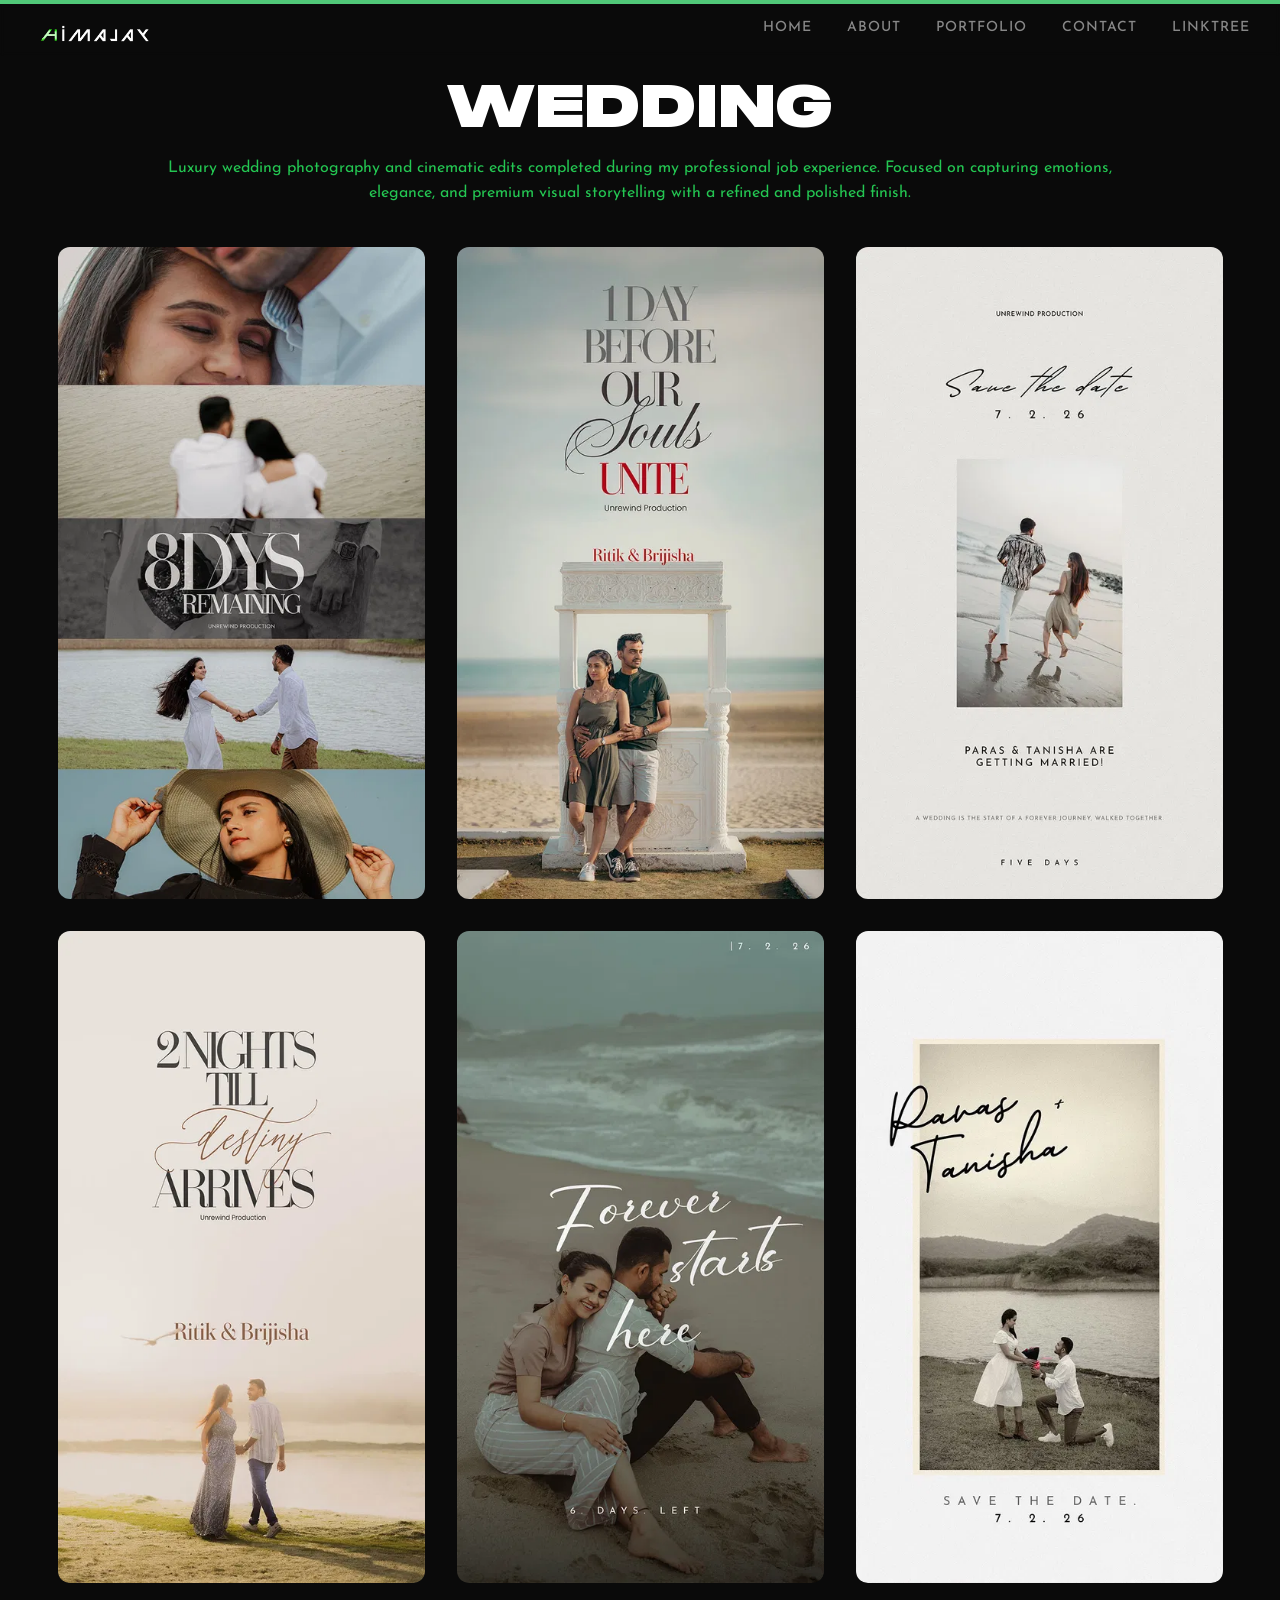
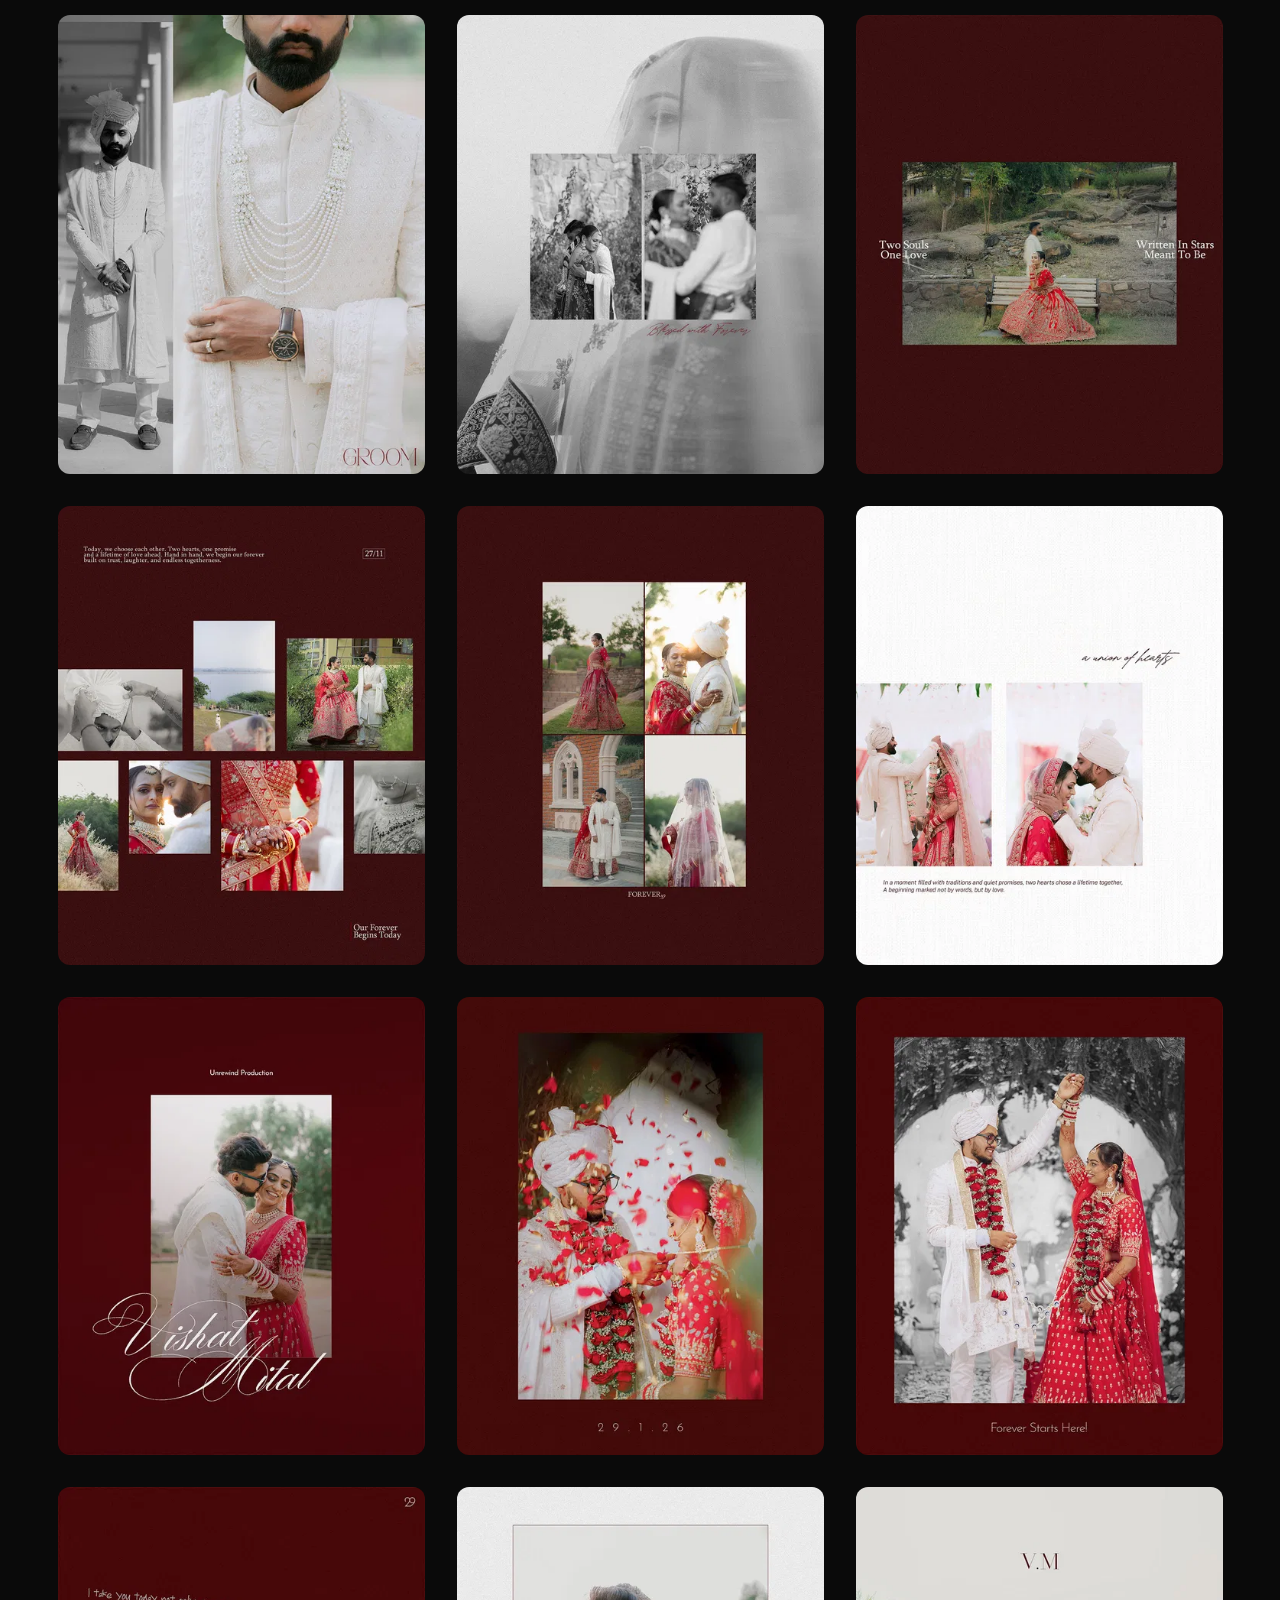
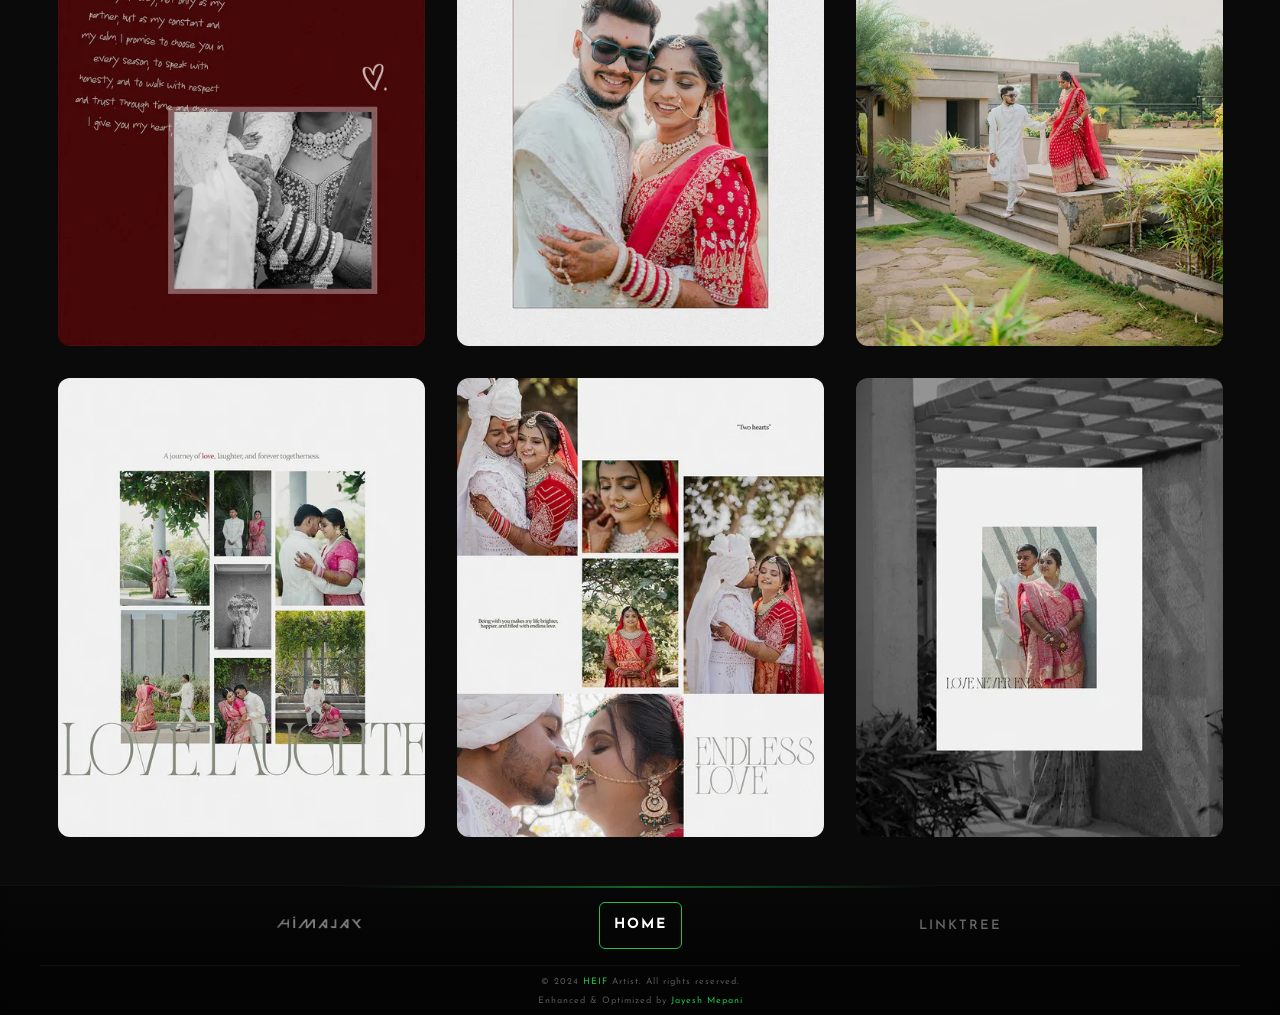
<file: work-detailwedding.html>
<!DOCTYPE html>
<html lang="en">

<head>
    <meta charset="UTF-8">
    <meta name="viewport" content="width=device-width, initial-scale=1.0">

    <!-- SEO Meta Tags -->
    <title>Wedding | HEIF Artist</title>
    <meta name="description"
        content="Explore HEIF's wedding photography and editing portfolio featuring beautiful wedding moments and creative edits.">
    <meta name="author" content="Jayesh Mepani">
    <meta name="robots" content="index, follow">
    <meta name="theme-color" content="#000000">

    <!-- Open Graph / Facebook -->
    <meta property="og:type" content="website">
    <meta property="og:title" content="Wedding | HEIF Artist">
    <meta property="og:description" content="Beautiful wedding photography and creative edits by HEIF Artist.">
    <meta property="og:image" content="assets/img/thumbnail-banner/WEDDING.jpeg">
    <meta property="og:site_name" content="HEIF Artist">

    <!-- Preconnect for Performance (Google Fonts) -->

    <!-- Favicon -->
    <link rel="icon" type="image/png" href="assets/img/logow.png">
    <link rel="apple-touch-icon" href="assets/img/logow.png">

    <!-- Stylesheets -->
    <link rel="stylesheet" href="assets/css/css.css?v=20261026-speed2">
    <link rel="stylesheet" href="assets/css/masonry.css?v=20261026-speed2">
    <link rel="stylesheet" href="assets/css/cursor.css?v=20261026-speed2">

    <script src="assets/js/script.js?v=20261026-speed2" defer></script>

    <script src="assets/js/scroll-animations.js?v=20261026-speed2" defer></script>

<link rel="stylesheet" href="assets/css/performance.css?v=20261026-speed2">
<script src="assets/js/image-delivery.js?v=20261026-speed2" defer></script>
<noscript><style>.lazy-image{display:none!important}</style></noscript>
</head>

<body>
    <!-- Skip Link for Accessibility -->
    <a href="#main-content" class="skip-link">Skip to main content</a>
    <div class="scroll-tracker"></div>

    <!-- Preloader -->

    <div class="stars-layer">
        <div class="stars-extra"></div>
    </div>

    <!-- Header -->
    <header role="banner">
        <div class="header__logo">
            <a href="index.html" aria-label="HEIF Artist Home">
                <img src="assets/optimized/b6daf8fdbaca4369-480.webp" alt="HEIF Artist Logo" id="anim-logo-h" loading="eager" decoding="async">
            </a>
        </div>
        <nav aria-label="Main navigation">
            <ul role="list">
                <li><a href="index.html">Home</a></li>
                <li><a href="about.html">About</a></li>
                <li><a href="work.html">Portfolio</a></li>
                <li><a href="contact.html">Contact</a></li>
                <li><a href="linktree.html">Linktree</a></li>
            </ul>
            <a href="#" class="nav-toggle hover-link" aria-label="Toggle navigation menu" aria-expanded="false">
                <svg viewBox="0 0 24 24" fill="currentColor" aria-hidden="true" width="24" height="24">
                    <path d="M3 6h18v2H3V6zm0 5h18v2H3v-2zm0 5h18v2H3v-2z" />
                </svg>
            </a>
        </nav>
    </header>

    <!-- Main Content -->
    <main id="main-content">
        <div class="wil-content">
            <section class="awe-section" aria-labelledby="page-title">
                <div class="container">
                    <div class="page-title pb-40">
                        <h1 id="page-title" class="page-title__title">Wedding</h1>
                        <div class="page-title__divider">Luxury wedding photography and cinematic edits completed during
                            my professional job experience. Focused on capturing emotions, elegance, and premium visual
                            storytelling with a refined and polished finish.</div>
                    </div>
                </div>
            </section>
            <section class="image-showcase" aria-label="Wedding gallery">
                <div class="flex-container">
                    <div class="image-item"><img data-src="assets/optimized/1d62ceabf864185d-800.webp" alt="Wedding 1" loading="lazy"
                            decoding="async" data-srcset="assets/optimized/1d62ceabf864185d-480.webp 480w, assets/optimized/1d62ceabf864185d-800.webp 800w" sizes="(max-width: 600px) 100vw, (max-width: 1024px) 50vw, 33vw" width="800" height="1422" class="lazy-image" src="data:image/svg+xml,%3Csvg%20xmlns%3D%27http%3A%2F%2Fwww.w3.org%2F2000%2Fsvg%27%20width%3D%27800%27%20height%3D%271422%27%2F%3E"><noscript><img src="assets/optimized/1d62ceabf864185d-800.webp" alt="Wedding 1" loading="lazy"
                            decoding="async" srcset="assets/optimized/1d62ceabf864185d-480.webp 480w, assets/optimized/1d62ceabf864185d-800.webp 800w" sizes="(max-width: 600px) 100vw, (max-width: 1024px) 50vw, 33vw" width="800" height="1422"></noscript>
                        <div class="image-overlay"><span class="image-overlay-text">STORY</span></div>
                    </div>
                    <div class="image-item"><img data-src="assets/optimized/6191eda7fb8dca2f-800.webp" alt="Wedding 2" loading="lazy"
                            decoding="async" data-srcset="assets/optimized/6191eda7fb8dca2f-480.webp 480w, assets/optimized/6191eda7fb8dca2f-800.webp 800w" sizes="(max-width: 600px) 100vw, (max-width: 1024px) 50vw, 33vw" width="800" height="1422" class="lazy-image" src="data:image/svg+xml,%3Csvg%20xmlns%3D%27http%3A%2F%2Fwww.w3.org%2F2000%2Fsvg%27%20width%3D%27800%27%20height%3D%271422%27%2F%3E"><noscript><img src="assets/optimized/6191eda7fb8dca2f-800.webp" alt="Wedding 2" loading="lazy"
                            decoding="async" srcset="assets/optimized/6191eda7fb8dca2f-480.webp 480w, assets/optimized/6191eda7fb8dca2f-800.webp 800w" sizes="(max-width: 600px) 100vw, (max-width: 1024px) 50vw, 33vw" width="800" height="1422"></noscript>
                        <div class="image-overlay"><span class="image-overlay-text">STORY</span></div>
                    </div>
                    <div class="image-item"><img data-src="assets/optimized/69badb7143337a3b-800.webp" alt="Wedding 3" loading="lazy"
                            decoding="async" data-srcset="assets/optimized/69badb7143337a3b-480.webp 480w, assets/optimized/69badb7143337a3b-800.webp 800w" sizes="(max-width: 600px) 100vw, (max-width: 1024px) 50vw, 33vw" width="800" height="1422" class="lazy-image" src="data:image/svg+xml,%3Csvg%20xmlns%3D%27http%3A%2F%2Fwww.w3.org%2F2000%2Fsvg%27%20width%3D%27800%27%20height%3D%271422%27%2F%3E"><noscript><img src="assets/optimized/69badb7143337a3b-800.webp" alt="Wedding 3" loading="lazy"
                            decoding="async" srcset="assets/optimized/69badb7143337a3b-480.webp 480w, assets/optimized/69badb7143337a3b-800.webp 800w" sizes="(max-width: 600px) 100vw, (max-width: 1024px) 50vw, 33vw" width="800" height="1422"></noscript>
                        <div class="image-overlay"><span class="image-overlay-text">STORY</span></div>
                    </div>
                    <div class="image-item"><img data-src="assets/optimized/3f944caef172bba8-800.webp" alt="Wedding 4" loading="lazy"
                            decoding="async" data-srcset="assets/optimized/3f944caef172bba8-480.webp 480w, assets/optimized/3f944caef172bba8-800.webp 800w" sizes="(max-width: 600px) 100vw, (max-width: 1024px) 50vw, 33vw" width="800" height="1422" class="lazy-image" src="data:image/svg+xml,%3Csvg%20xmlns%3D%27http%3A%2F%2Fwww.w3.org%2F2000%2Fsvg%27%20width%3D%27800%27%20height%3D%271422%27%2F%3E"><noscript><img src="assets/optimized/3f944caef172bba8-800.webp" alt="Wedding 4" loading="lazy"
                            decoding="async" srcset="assets/optimized/3f944caef172bba8-480.webp 480w, assets/optimized/3f944caef172bba8-800.webp 800w" sizes="(max-width: 600px) 100vw, (max-width: 1024px) 50vw, 33vw" width="800" height="1422"></noscript>
                        <div class="image-overlay"><span class="image-overlay-text">STORY</span></div>
                    </div>
                    <div class="image-item"><img data-src="assets/optimized/3d6810451fba5e96-800.webp" alt="Wedding 5" loading="lazy"
                            decoding="async" data-srcset="assets/optimized/3d6810451fba5e96-480.webp 480w, assets/optimized/3d6810451fba5e96-800.webp 800w" sizes="(max-width: 600px) 100vw, (max-width: 1024px) 50vw, 33vw" width="800" height="1422" class="lazy-image" src="data:image/svg+xml,%3Csvg%20xmlns%3D%27http%3A%2F%2Fwww.w3.org%2F2000%2Fsvg%27%20width%3D%27800%27%20height%3D%271422%27%2F%3E"><noscript><img src="assets/optimized/3d6810451fba5e96-800.webp" alt="Wedding 5" loading="lazy"
                            decoding="async" srcset="assets/optimized/3d6810451fba5e96-480.webp 480w, assets/optimized/3d6810451fba5e96-800.webp 800w" sizes="(max-width: 600px) 100vw, (max-width: 1024px) 50vw, 33vw" width="800" height="1422"></noscript>
                        <div class="image-overlay"><span class="image-overlay-text">STORY</span></div>
                    </div>
                    <div class="image-item"><img data-src="assets/optimized/f10b3f05e7398050-800.webp" alt="Wedding 6" loading="lazy"
                            decoding="async" data-srcset="assets/optimized/f10b3f05e7398050-480.webp 480w, assets/optimized/f10b3f05e7398050-800.webp 800w" sizes="(max-width: 600px) 100vw, (max-width: 1024px) 50vw, 33vw" width="800" height="1422" class="lazy-image" src="data:image/svg+xml,%3Csvg%20xmlns%3D%27http%3A%2F%2Fwww.w3.org%2F2000%2Fsvg%27%20width%3D%27800%27%20height%3D%271422%27%2F%3E"><noscript><img src="assets/optimized/f10b3f05e7398050-800.webp" alt="Wedding 6" loading="lazy"
                            decoding="async" srcset="assets/optimized/f10b3f05e7398050-480.webp 480w, assets/optimized/f10b3f05e7398050-800.webp 800w" sizes="(max-width: 600px) 100vw, (max-width: 1024px) 50vw, 33vw" width="800" height="1422"></noscript>
                        <div class="image-overlay"><span class="image-overlay-text">STORY</span></div>
                    </div>
                    <div class="image-item"><img data-src="assets/optimized/52ea96d33d3571cf-1000.webp" alt="Wedding post 1"
                            loading="lazy" decoding="async" data-srcset="assets/optimized/52ea96d33d3571cf-480.webp 480w, assets/optimized/52ea96d33d3571cf-960.webp 960w, assets/optimized/52ea96d33d3571cf-1000.webp 1000w" sizes="(max-width: 600px) 100vw, (max-width: 1024px) 50vw, 33vw" width="1000" height="1250" class="lazy-image" src="data:image/svg+xml,%3Csvg%20xmlns%3D%27http%3A%2F%2Fwww.w3.org%2F2000%2Fsvg%27%20width%3D%271000%27%20height%3D%271250%27%2F%3E"><noscript><img src="assets/optimized/52ea96d33d3571cf-1000.webp" alt="Wedding post 1"
                            loading="lazy" decoding="async" srcset="assets/optimized/52ea96d33d3571cf-480.webp 480w, assets/optimized/52ea96d33d3571cf-960.webp 960w, assets/optimized/52ea96d33d3571cf-1000.webp 1000w" sizes="(max-width: 600px) 100vw, (max-width: 1024px) 50vw, 33vw" width="1000" height="1250"></noscript>
                        <div class="image-overlay"><span class="image-overlay-text">POST</span></div>
                    </div>
                    <div class="image-item"><img data-src="assets/optimized/bdd63dcdd599e11e-1000.webp" alt="Wedding post 2"
                            loading="lazy" decoding="async" data-srcset="assets/optimized/bdd63dcdd599e11e-480.webp 480w, assets/optimized/bdd63dcdd599e11e-960.webp 960w, assets/optimized/bdd63dcdd599e11e-1000.webp 1000w" sizes="(max-width: 600px) 100vw, (max-width: 1024px) 50vw, 33vw" width="1000" height="1250" class="lazy-image" src="data:image/svg+xml,%3Csvg%20xmlns%3D%27http%3A%2F%2Fwww.w3.org%2F2000%2Fsvg%27%20width%3D%271000%27%20height%3D%271250%27%2F%3E"><noscript><img src="assets/optimized/bdd63dcdd599e11e-1000.webp" alt="Wedding post 2"
                            loading="lazy" decoding="async" srcset="assets/optimized/bdd63dcdd599e11e-480.webp 480w, assets/optimized/bdd63dcdd599e11e-960.webp 960w, assets/optimized/bdd63dcdd599e11e-1000.webp 1000w" sizes="(max-width: 600px) 100vw, (max-width: 1024px) 50vw, 33vw" width="1000" height="1250"></noscript>
                        <div class="image-overlay"><span class="image-overlay-text">POST</span></div>
                    </div>
                    <div class="image-item"><img data-src="assets/optimized/6436f2d6fe1f7784-1000.webp" alt="Wedding post 3"
                            loading="lazy" decoding="async" data-srcset="assets/optimized/6436f2d6fe1f7784-480.webp 480w, assets/optimized/6436f2d6fe1f7784-960.webp 960w, assets/optimized/6436f2d6fe1f7784-1000.webp 1000w" sizes="(max-width: 600px) 100vw, (max-width: 1024px) 50vw, 33vw" width="1000" height="1250" class="lazy-image" src="data:image/svg+xml,%3Csvg%20xmlns%3D%27http%3A%2F%2Fwww.w3.org%2F2000%2Fsvg%27%20width%3D%271000%27%20height%3D%271250%27%2F%3E"><noscript><img src="assets/optimized/6436f2d6fe1f7784-1000.webp" alt="Wedding post 3"
                            loading="lazy" decoding="async" srcset="assets/optimized/6436f2d6fe1f7784-480.webp 480w, assets/optimized/6436f2d6fe1f7784-960.webp 960w, assets/optimized/6436f2d6fe1f7784-1000.webp 1000w" sizes="(max-width: 600px) 100vw, (max-width: 1024px) 50vw, 33vw" width="1000" height="1250"></noscript>
                        <div class="image-overlay"><span class="image-overlay-text">POST</span></div>
                    </div>
                    <div class="image-item"><img data-src="assets/optimized/f3f98e1be301fe3b-1000.webp" alt="Wedding post 4"
                            loading="lazy" decoding="async" data-srcset="assets/optimized/f3f98e1be301fe3b-480.webp 480w, assets/optimized/f3f98e1be301fe3b-960.webp 960w, assets/optimized/f3f98e1be301fe3b-1000.webp 1000w" sizes="(max-width: 600px) 100vw, (max-width: 1024px) 50vw, 33vw" width="1000" height="1250" class="lazy-image" src="data:image/svg+xml,%3Csvg%20xmlns%3D%27http%3A%2F%2Fwww.w3.org%2F2000%2Fsvg%27%20width%3D%271000%27%20height%3D%271250%27%2F%3E"><noscript><img src="assets/optimized/f3f98e1be301fe3b-1000.webp" alt="Wedding post 4"
                            loading="lazy" decoding="async" srcset="assets/optimized/f3f98e1be301fe3b-480.webp 480w, assets/optimized/f3f98e1be301fe3b-960.webp 960w, assets/optimized/f3f98e1be301fe3b-1000.webp 1000w" sizes="(max-width: 600px) 100vw, (max-width: 1024px) 50vw, 33vw" width="1000" height="1250"></noscript>
                        <div class="image-overlay"><span class="image-overlay-text">POST</span></div>
                    </div>
                    <div class="image-item"><img data-src="assets/optimized/940f7f6856969a48-1000.webp" alt="Wedding post 5"
                            loading="lazy" decoding="async" data-srcset="assets/optimized/940f7f6856969a48-480.webp 480w, assets/optimized/940f7f6856969a48-960.webp 960w, assets/optimized/940f7f6856969a48-1000.webp 1000w" sizes="(max-width: 600px) 100vw, (max-width: 1024px) 50vw, 33vw" width="1000" height="1250" class="lazy-image" src="data:image/svg+xml,%3Csvg%20xmlns%3D%27http%3A%2F%2Fwww.w3.org%2F2000%2Fsvg%27%20width%3D%271000%27%20height%3D%271250%27%2F%3E"><noscript><img src="assets/optimized/940f7f6856969a48-1000.webp" alt="Wedding post 5"
                            loading="lazy" decoding="async" srcset="assets/optimized/940f7f6856969a48-480.webp 480w, assets/optimized/940f7f6856969a48-960.webp 960w, assets/optimized/940f7f6856969a48-1000.webp 1000w" sizes="(max-width: 600px) 100vw, (max-width: 1024px) 50vw, 33vw" width="1000" height="1250"></noscript>
                        <div class="image-overlay"><span class="image-overlay-text">POST</span></div>
                    </div>
                    <div class="image-item"><img data-src="assets/optimized/806a8ddcc507311f-1000.webp" alt="Wedding post 6"
                            loading="lazy" decoding="async" data-srcset="assets/optimized/806a8ddcc507311f-480.webp 480w, assets/optimized/806a8ddcc507311f-960.webp 960w, assets/optimized/806a8ddcc507311f-1000.webp 1000w" sizes="(max-width: 600px) 100vw, (max-width: 1024px) 50vw, 33vw" width="1000" height="1250" class="lazy-image" src="data:image/svg+xml,%3Csvg%20xmlns%3D%27http%3A%2F%2Fwww.w3.org%2F2000%2Fsvg%27%20width%3D%271000%27%20height%3D%271250%27%2F%3E"><noscript><img src="assets/optimized/806a8ddcc507311f-1000.webp" alt="Wedding post 6"
                            loading="lazy" decoding="async" srcset="assets/optimized/806a8ddcc507311f-480.webp 480w, assets/optimized/806a8ddcc507311f-960.webp 960w, assets/optimized/806a8ddcc507311f-1000.webp 1000w" sizes="(max-width: 600px) 100vw, (max-width: 1024px) 50vw, 33vw" width="1000" height="1250"></noscript>
                        <div class="image-overlay"><span class="image-overlay-text">POST</span></div>
                    </div>
                    <div class="image-item"><img data-src="assets/optimized/94ddfef242be8026-1000.webp"
                            alt="Wedding second post 1" loading="lazy" decoding="async" data-srcset="assets/optimized/94ddfef242be8026-480.webp 480w, assets/optimized/94ddfef242be8026-960.webp 960w, assets/optimized/94ddfef242be8026-1000.webp 1000w" sizes="(max-width: 600px) 100vw, (max-width: 1024px) 50vw, 33vw" width="1000" height="1250" class="lazy-image" src="data:image/svg+xml,%3Csvg%20xmlns%3D%27http%3A%2F%2Fwww.w3.org%2F2000%2Fsvg%27%20width%3D%271000%27%20height%3D%271250%27%2F%3E"><noscript><img src="assets/optimized/94ddfef242be8026-1000.webp"
                            alt="Wedding second post 1" loading="lazy" decoding="async" srcset="assets/optimized/94ddfef242be8026-480.webp 480w, assets/optimized/94ddfef242be8026-960.webp 960w, assets/optimized/94ddfef242be8026-1000.webp 1000w" sizes="(max-width: 600px) 100vw, (max-width: 1024px) 50vw, 33vw" width="1000" height="1250"></noscript>
                        <div class="image-overlay"><span class="image-overlay-text">POST</span></div>
                    </div>
                    <div class="image-item"><img data-src="assets/optimized/b978b4445bd7e071-1000.webp"
                            alt="Wedding second post 2" loading="lazy" decoding="async" data-srcset="assets/optimized/b978b4445bd7e071-480.webp 480w, assets/optimized/b978b4445bd7e071-960.webp 960w, assets/optimized/b978b4445bd7e071-1000.webp 1000w" sizes="(max-width: 600px) 100vw, (max-width: 1024px) 50vw, 33vw" width="1000" height="1250" class="lazy-image" src="data:image/svg+xml,%3Csvg%20xmlns%3D%27http%3A%2F%2Fwww.w3.org%2F2000%2Fsvg%27%20width%3D%271000%27%20height%3D%271250%27%2F%3E"><noscript><img src="assets/optimized/b978b4445bd7e071-1000.webp"
                            alt="Wedding second post 2" loading="lazy" decoding="async" srcset="assets/optimized/b978b4445bd7e071-480.webp 480w, assets/optimized/b978b4445bd7e071-960.webp 960w, assets/optimized/b978b4445bd7e071-1000.webp 1000w" sizes="(max-width: 600px) 100vw, (max-width: 1024px) 50vw, 33vw" width="1000" height="1250"></noscript>
                        <div class="image-overlay"><span class="image-overlay-text">POST</span></div>
                    </div>
                    <div class="image-item"><img data-src="assets/optimized/8981fd53454e5275-1000.webp"
                            alt="Wedding second post 3" loading="lazy" decoding="async" data-srcset="assets/optimized/8981fd53454e5275-480.webp 480w, assets/optimized/8981fd53454e5275-960.webp 960w, assets/optimized/8981fd53454e5275-1000.webp 1000w" sizes="(max-width: 600px) 100vw, (max-width: 1024px) 50vw, 33vw" width="1000" height="1250" class="lazy-image" src="data:image/svg+xml,%3Csvg%20xmlns%3D%27http%3A%2F%2Fwww.w3.org%2F2000%2Fsvg%27%20width%3D%271000%27%20height%3D%271250%27%2F%3E"><noscript><img src="assets/optimized/8981fd53454e5275-1000.webp"
                            alt="Wedding second post 3" loading="lazy" decoding="async" srcset="assets/optimized/8981fd53454e5275-480.webp 480w, assets/optimized/8981fd53454e5275-960.webp 960w, assets/optimized/8981fd53454e5275-1000.webp 1000w" sizes="(max-width: 600px) 100vw, (max-width: 1024px) 50vw, 33vw" width="1000" height="1250"></noscript>
                        <div class="image-overlay"><span class="image-overlay-text">POST</span></div>
                    </div>
                    <div class="image-item"><img data-src="assets/optimized/d14551af74adcdbb-1000.webp"
                            alt="Wedding second post 4" loading="lazy" decoding="async" data-srcset="assets/optimized/d14551af74adcdbb-480.webp 480w, assets/optimized/d14551af74adcdbb-960.webp 960w, assets/optimized/d14551af74adcdbb-1000.webp 1000w" sizes="(max-width: 600px) 100vw, (max-width: 1024px) 50vw, 33vw" width="1000" height="1250" class="lazy-image" src="data:image/svg+xml,%3Csvg%20xmlns%3D%27http%3A%2F%2Fwww.w3.org%2F2000%2Fsvg%27%20width%3D%271000%27%20height%3D%271250%27%2F%3E"><noscript><img src="assets/optimized/d14551af74adcdbb-1000.webp"
                            alt="Wedding second post 4" loading="lazy" decoding="async" srcset="assets/optimized/d14551af74adcdbb-480.webp 480w, assets/optimized/d14551af74adcdbb-960.webp 960w, assets/optimized/d14551af74adcdbb-1000.webp 1000w" sizes="(max-width: 600px) 100vw, (max-width: 1024px) 50vw, 33vw" width="1000" height="1250"></noscript>
                        <div class="image-overlay"><span class="image-overlay-text">POST</span></div>
                    </div>
                    <div class="image-item"><img data-src="assets/optimized/24bd2015a9705a3e-1000.webp"
                            alt="Wedding second post 5" loading="lazy" decoding="async" data-srcset="assets/optimized/24bd2015a9705a3e-480.webp 480w, assets/optimized/24bd2015a9705a3e-960.webp 960w, assets/optimized/24bd2015a9705a3e-1000.webp 1000w" sizes="(max-width: 600px) 100vw, (max-width: 1024px) 50vw, 33vw" width="1000" height="1250" class="lazy-image" src="data:image/svg+xml,%3Csvg%20xmlns%3D%27http%3A%2F%2Fwww.w3.org%2F2000%2Fsvg%27%20width%3D%271000%27%20height%3D%271250%27%2F%3E"><noscript><img src="assets/optimized/24bd2015a9705a3e-1000.webp"
                            alt="Wedding second post 5" loading="lazy" decoding="async" srcset="assets/optimized/24bd2015a9705a3e-480.webp 480w, assets/optimized/24bd2015a9705a3e-960.webp 960w, assets/optimized/24bd2015a9705a3e-1000.webp 1000w" sizes="(max-width: 600px) 100vw, (max-width: 1024px) 50vw, 33vw" width="1000" height="1250"></noscript>
                        <div class="image-overlay"><span class="image-overlay-text">POST</span></div>
                    </div>
                    <div class="image-item"><img data-src="assets/optimized/3e21856f34a89708-1000.webp"
                            alt="Wedding second post 6" loading="lazy" decoding="async" data-srcset="assets/optimized/3e21856f34a89708-480.webp 480w, assets/optimized/3e21856f34a89708-960.webp 960w, assets/optimized/3e21856f34a89708-1000.webp 1000w" sizes="(max-width: 600px) 100vw, (max-width: 1024px) 50vw, 33vw" width="1000" height="1250" class="lazy-image" src="data:image/svg+xml,%3Csvg%20xmlns%3D%27http%3A%2F%2Fwww.w3.org%2F2000%2Fsvg%27%20width%3D%271000%27%20height%3D%271250%27%2F%3E"><noscript><img src="assets/optimized/3e21856f34a89708-1000.webp"
                            alt="Wedding second post 6" loading="lazy" decoding="async" srcset="assets/optimized/3e21856f34a89708-480.webp 480w, assets/optimized/3e21856f34a89708-960.webp 960w, assets/optimized/3e21856f34a89708-1000.webp 1000w" sizes="(max-width: 600px) 100vw, (max-width: 1024px) 50vw, 33vw" width="1000" height="1250"></noscript>
                        <div class="image-overlay"><span class="image-overlay-text">POST</span></div>
                    </div>
                    <div class="image-item"><img data-src="assets/optimized/ef191bc3a9483730-1000.webp" alt="Wedding third post 1"
                            loading="lazy" decoding="async" data-srcset="assets/optimized/ef191bc3a9483730-480.webp 480w, assets/optimized/ef191bc3a9483730-960.webp 960w, assets/optimized/ef191bc3a9483730-1000.webp 1000w" sizes="(max-width: 600px) 100vw, (max-width: 1024px) 50vw, 33vw" width="1000" height="1250" class="lazy-image" src="data:image/svg+xml,%3Csvg%20xmlns%3D%27http%3A%2F%2Fwww.w3.org%2F2000%2Fsvg%27%20width%3D%271000%27%20height%3D%271250%27%2F%3E"><noscript><img src="assets/optimized/ef191bc3a9483730-1000.webp" alt="Wedding third post 1"
                            loading="lazy" decoding="async" srcset="assets/optimized/ef191bc3a9483730-480.webp 480w, assets/optimized/ef191bc3a9483730-960.webp 960w, assets/optimized/ef191bc3a9483730-1000.webp 1000w" sizes="(max-width: 600px) 100vw, (max-width: 1024px) 50vw, 33vw" width="1000" height="1250"></noscript>
                        <div class="image-overlay"><span class="image-overlay-text">POST</span></div>
                    </div>
                    <div class="image-item"><img data-src="assets/optimized/686f7bd804d6a551-1000.webp" alt="Wedding third post 2"
                            loading="lazy" decoding="async" data-srcset="assets/optimized/686f7bd804d6a551-480.webp 480w, assets/optimized/686f7bd804d6a551-960.webp 960w, assets/optimized/686f7bd804d6a551-1000.webp 1000w" sizes="(max-width: 600px) 100vw, (max-width: 1024px) 50vw, 33vw" width="1000" height="1250" class="lazy-image" src="data:image/svg+xml,%3Csvg%20xmlns%3D%27http%3A%2F%2Fwww.w3.org%2F2000%2Fsvg%27%20width%3D%271000%27%20height%3D%271250%27%2F%3E"><noscript><img src="assets/optimized/686f7bd804d6a551-1000.webp" alt="Wedding third post 2"
                            loading="lazy" decoding="async" srcset="assets/optimized/686f7bd804d6a551-480.webp 480w, assets/optimized/686f7bd804d6a551-960.webp 960w, assets/optimized/686f7bd804d6a551-1000.webp 1000w" sizes="(max-width: 600px) 100vw, (max-width: 1024px) 50vw, 33vw" width="1000" height="1250"></noscript>
                        <div class="image-overlay"><span class="image-overlay-text">POST</span></div>
                    </div>
                    <div class="image-item"><img data-src="assets/optimized/40ad554ed04d7508-1000.webp" alt="Wedding third post 3"
                            loading="lazy" decoding="async" data-srcset="assets/optimized/40ad554ed04d7508-480.webp 480w, assets/optimized/40ad554ed04d7508-960.webp 960w, assets/optimized/40ad554ed04d7508-1000.webp 1000w" sizes="(max-width: 600px) 100vw, (max-width: 1024px) 50vw, 33vw" width="1000" height="1250" class="lazy-image" src="data:image/svg+xml,%3Csvg%20xmlns%3D%27http%3A%2F%2Fwww.w3.org%2F2000%2Fsvg%27%20width%3D%271000%27%20height%3D%271250%27%2F%3E"><noscript><img src="assets/optimized/40ad554ed04d7508-1000.webp" alt="Wedding third post 3"
                            loading="lazy" decoding="async" srcset="assets/optimized/40ad554ed04d7508-480.webp 480w, assets/optimized/40ad554ed04d7508-960.webp 960w, assets/optimized/40ad554ed04d7508-1000.webp 1000w" sizes="(max-width: 600px) 100vw, (max-width: 1024px) 50vw, 33vw" width="1000" height="1250"></noscript>
                        <div class="image-overlay"><span class="image-overlay-text">POST</span></div>
                    </div>
                </div>
            </section>
        </div>
    </main>

    <!-- Footer -->
    <footer class="footer" role="contentinfo">
        <div class="footer-container">
            <div class="footer-logo-container">
                <a href="index.html" aria-label="HEIF Artist Home">
                    <img data-src="assets/optimized/b6daf8fdbaca4369-1600.webp" alt="HEIF Artist Logo" class="footer-logo lazy-image" loading="lazy"
                        decoding="async" data-srcset="assets/optimized/b6daf8fdbaca4369-480.webp 480w, assets/optimized/b6daf8fdbaca4369-960.webp 960w, assets/optimized/b6daf8fdbaca4369-1600.webp 1600w" sizes="160px" width="2550" height="596" src="data:image/svg+xml,%3Csvg%20xmlns%3D%27http%3A%2F%2Fwww.w3.org%2F2000%2Fsvg%27%20width%3D%272550%27%20height%3D%27596%27%2F%3E"><noscript><img src="assets/optimized/b6daf8fdbaca4369-1600.webp" alt="HEIF Artist Logo" class="footer-logo" loading="lazy"
                        decoding="async" srcset="assets/optimized/b6daf8fdbaca4369-480.webp 480w, assets/optimized/b6daf8fdbaca4369-960.webp 960w, assets/optimized/b6daf8fdbaca4369-1600.webp 1600w" sizes="160px" width="2550" height="596"></noscript>
                </a>
            </div>
            <div class="footer-home">
                <a class="footer-btn home-btn" href="index.html">Home</a>
            </div>
            <div class="footer-social-media">
                <a href="linktree.html" target="_blank" rel="noopener noreferrer">LINKTREE</a>
            </div>
        </div>
        <div class="footer-rights">
            <p>&copy; 2024 <a href="https://www.instagram.com/himalay.heif" target="_blank" rel="noopener noreferrer"
                    class="footer-brand-link">HEIF</a> Artist. All rights
                reserved.</p>
            <p class="developer-credit">Enhanced &amp; Optimized by <a href="https://jayeshmepani.github.io/Portfolio/"
                    target="_blank" rel="noopener noreferrer">Jayesh Mepani</a></p>
        </div>
    </footer>

</body>

</html>
</file>
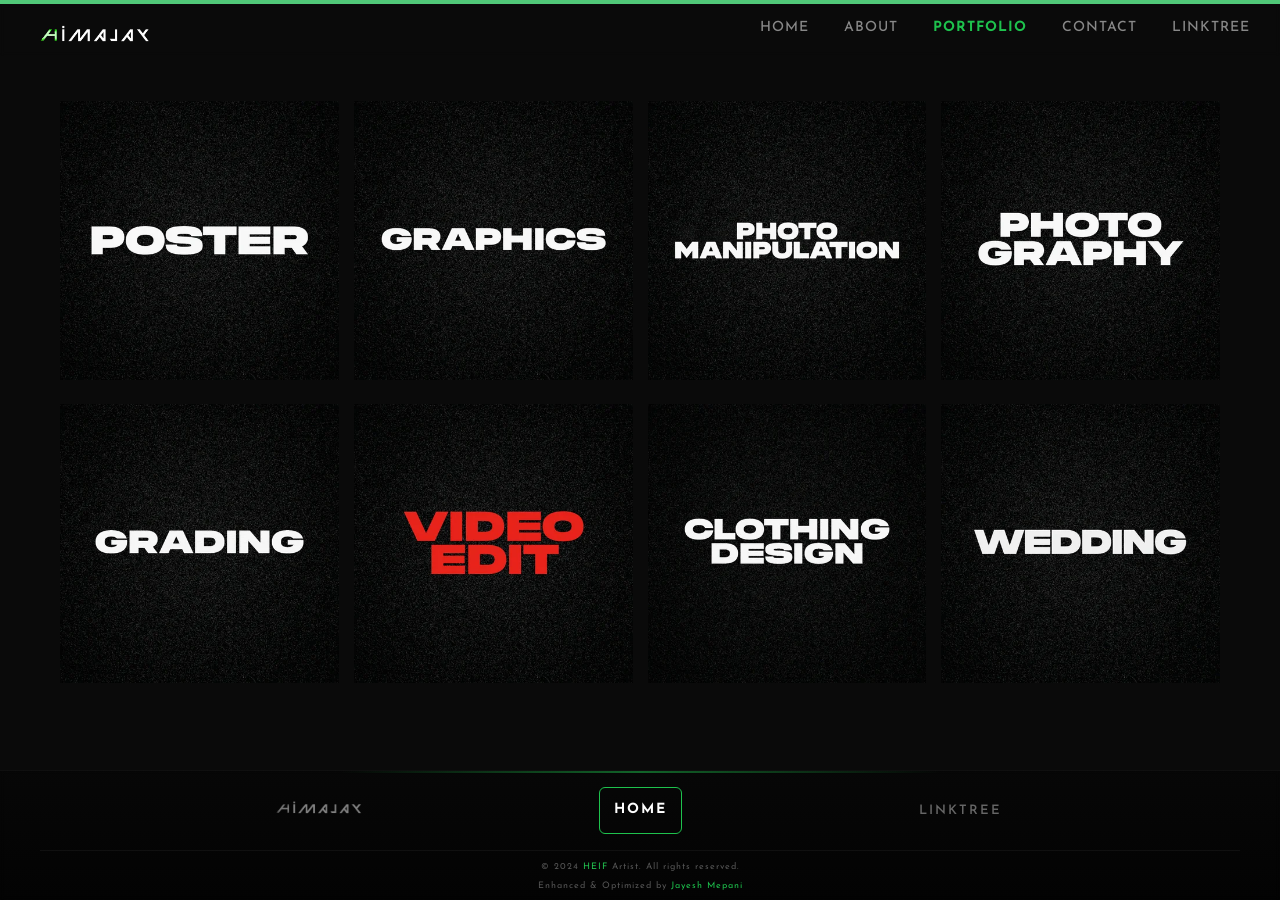
<file: work.html>
﻿<!DOCTYPE html>
<html lang="en">

<head>
    <meta charset="UTF-8">
    <meta name="viewport" content="width=device-width, initial-scale=1.0">

    <!-- SEO Meta Tags -->
    <title>Portfolio | HEIF Artist - Graphic Designer & Video Editor</title>
    <meta name="description"
        content="Explore HEIF's portfolio featuring poster designs, graphic design, photo manipulation, logo designs, photography, color grading, and video editing.">
    <meta name="author" content="Jayesh Mepani">
    <meta name="robots" content="index, follow">
    <meta name="theme-color" content="#000000">

    <!-- Open Graph / Facebook -->
    <meta property="og:type" content="website">
    <meta property="og:title" content="Portfolio | HEIF Artist">
    <meta property="og:description"
        content="Explore HEIF's creative work in graphic design, video editing, and visual arts.">
	<meta property="og:image" content="assets/img/logo-full.png" />
    <meta property="og:site_name" content="HEIF Artist">

    <!-- Preconnect for Performance (Google Fonts) -->

    <!-- Favicon -->
    <link rel="icon" type="image/png" href="assets/img/logow.png">
    <link rel="apple-touch-icon" href="assets/img/logow.png">

    <link rel="stylesheet" href="assets/css/css.css?v=20261026-speed2" />
    <link rel="stylesheet" href="assets/css/cursor.css?v=20261026-speed2" />

    <script src="assets/js/script.js?v=20261026-speed2" defer></script>

    <script src="assets/js/scroll-animations.js?v=20261026-speed2" defer></script>

<link rel="stylesheet" href="assets/css/performance.css?v=20261026-speed2">
<script src="assets/js/image-delivery.js?v=20261026-speed2" defer></script>
<noscript><style>.lazy-image{display:none!important}</style></noscript>
</head>

<body>
    <!-- Skip Link for Accessibility -->
    <a href="#main-content" class="skip-link">Skip to main content</a>
    <div class="scroll-tracker"></div>

    <!-- Preloader -->

    <div class="stars-layer">
        <div class="stars-extra"></div>
    </div>
    <!-- Header -->
    <header role="banner">
        <div class="header__logo">
            <a href="index.html" aria-label="HEIF Artist Home">
                <img src="assets/optimized/b6daf8fdbaca4369-480.webp" alt="HEIF Artist Logo" id="anim-logo-h" loading="eager" decoding="async">
            </a>
        </div>
        <nav aria-label="Main navigation">
            <ul role="list">
                <li><a href="index.html">Home</a></li>
                <li><a href="about.html">About</a></li>
                <li><a href="work.html" aria-current="page">Portfolio</a></li>
                <li><a href="contact.html">Contact</a></li>
                <li><a href="linktree.html">Linktree</a></li>
            </ul>
            <a href="#" class="nav-toggle hover-link" aria-label="Toggle navigation menu" aria-expanded="false">
                <svg viewBox="0 0 24 24" fill="currentColor" aria-hidden="true" width="24" height="24">
                    <path d="M3 6h18v2H3V6zm0 5h18v2H3v-2zm0 5h18v2H3v-2z" />
                </svg>
            </a>
        </nav>
    </header>

    <!-- Main Content -->
    <main id="main-content">
        <section class="portfolio-container" aria-labelledby="portfolio-heading">
            <h1 id="portfolio-heading" class="visually-hidden">Portfolio</h1>
            <div class="thumbnail">
                <a href="work-detailposter.html">
                    <img data-src="assets/optimized/7ca29b3886ff9124-750.webp" alt="Poster Design Portfolio" loading="lazy"
                        decoding="async" data-srcset="assets/optimized/7ca29b3886ff9124-480.webp 480w, assets/optimized/7ca29b3886ff9124-750.webp 750w" sizes="(max-width: 600px) 100vw, (max-width: 1024px) 50vw, 33vw" width="750" height="750" class="lazy-image" src="data:image/svg+xml,%3Csvg%20xmlns%3D%27http%3A%2F%2Fwww.w3.org%2F2000%2Fsvg%27%20width%3D%27750%27%20height%3D%27750%27%2F%3E"><noscript><img src="assets/optimized/7ca29b3886ff9124-750.webp" alt="Poster Design Portfolio" loading="lazy"
                        decoding="async" srcset="assets/optimized/7ca29b3886ff9124-480.webp 480w, assets/optimized/7ca29b3886ff9124-750.webp 750w" sizes="(max-width: 600px) 100vw, (max-width: 1024px) 50vw, 33vw" width="750" height="750"></noscript>
                    <div class="caption">POSTER DESIGN</div>
                </a>
            </div>
            <div class="thumbnail">
                <a href="work-detailgraphics.html">
                    <img data-src="assets/optimized/047d73d7ba27ed36-750.webp" alt="Graphic Design Portfolio" loading="lazy"
                        decoding="async" data-srcset="assets/optimized/047d73d7ba27ed36-480.webp 480w, assets/optimized/047d73d7ba27ed36-750.webp 750w" sizes="(max-width: 600px) 100vw, (max-width: 1024px) 50vw, 33vw" width="750" height="750" class="lazy-image" src="data:image/svg+xml,%3Csvg%20xmlns%3D%27http%3A%2F%2Fwww.w3.org%2F2000%2Fsvg%27%20width%3D%27750%27%20height%3D%27750%27%2F%3E"><noscript><img src="assets/optimized/047d73d7ba27ed36-750.webp" alt="Graphic Design Portfolio" loading="lazy"
                        decoding="async" srcset="assets/optimized/047d73d7ba27ed36-480.webp 480w, assets/optimized/047d73d7ba27ed36-750.webp 750w" sizes="(max-width: 600px) 100vw, (max-width: 1024px) 50vw, 33vw" width="750" height="750"></noscript>
                    <div class="caption">GRAPHIC DESIGN</div>
                </a>
            </div>
            <div class="thumbnail">
                <a href="work-detailmanipulation.html">
                    <img data-src="assets/optimized/44ca6e3bd7c35fba-750.webp" alt="Photo Manipulation Portfolio"
                        loading="lazy" decoding="async" data-srcset="assets/optimized/44ca6e3bd7c35fba-480.webp 480w, assets/optimized/44ca6e3bd7c35fba-750.webp 750w" sizes="(max-width: 600px) 100vw, (max-width: 1024px) 50vw, 33vw" width="750" height="750" class="lazy-image" src="data:image/svg+xml,%3Csvg%20xmlns%3D%27http%3A%2F%2Fwww.w3.org%2F2000%2Fsvg%27%20width%3D%27750%27%20height%3D%27750%27%2F%3E"><noscript><img src="assets/optimized/44ca6e3bd7c35fba-750.webp" alt="Photo Manipulation Portfolio"
                        loading="lazy" decoding="async" srcset="assets/optimized/44ca6e3bd7c35fba-480.webp 480w, assets/optimized/44ca6e3bd7c35fba-750.webp 750w" sizes="(max-width: 600px) 100vw, (max-width: 1024px) 50vw, 33vw" width="750" height="750"></noscript>
                    <div class="caption">PHOTO MANIPULATION</div>
                </a>
            </div>
            <div class="thumbnail">
                <a href="work-detailphotography.html">
                    <img data-src="assets/optimized/d8f2dd52a62703d9-750.webp" alt="Photography Portfolio" loading="lazy"
                        decoding="async" data-srcset="assets/optimized/d8f2dd52a62703d9-480.webp 480w, assets/optimized/d8f2dd52a62703d9-750.webp 750w" sizes="(max-width: 600px) 100vw, (max-width: 1024px) 50vw, 33vw" width="750" height="750" class="lazy-image" src="data:image/svg+xml,%3Csvg%20xmlns%3D%27http%3A%2F%2Fwww.w3.org%2F2000%2Fsvg%27%20width%3D%27750%27%20height%3D%27750%27%2F%3E"><noscript><img src="assets/optimized/d8f2dd52a62703d9-750.webp" alt="Photography Portfolio" loading="lazy"
                        decoding="async" srcset="assets/optimized/d8f2dd52a62703d9-480.webp 480w, assets/optimized/d8f2dd52a62703d9-750.webp 750w" sizes="(max-width: 600px) 100vw, (max-width: 1024px) 50vw, 33vw" width="750" height="750"></noscript>
                    <div class="caption">PHOTOGRAPHY</div>
                </a>
            </div>
            <div class="thumbnail">
                <a href="work-detailgrading.html">
                    <img data-src="assets/optimized/543cd27e62929a2a-750.webp" alt="Color Grading Portfolio" loading="lazy"
                        decoding="async" data-srcset="assets/optimized/543cd27e62929a2a-480.webp 480w, assets/optimized/543cd27e62929a2a-750.webp 750w" sizes="(max-width: 600px) 100vw, (max-width: 1024px) 50vw, 33vw" width="750" height="750" class="lazy-image" src="data:image/svg+xml,%3Csvg%20xmlns%3D%27http%3A%2F%2Fwww.w3.org%2F2000%2Fsvg%27%20width%3D%27750%27%20height%3D%27750%27%2F%3E"><noscript><img src="assets/optimized/543cd27e62929a2a-750.webp" alt="Color Grading Portfolio" loading="lazy"
                        decoding="async" srcset="assets/optimized/543cd27e62929a2a-480.webp 480w, assets/optimized/543cd27e62929a2a-750.webp 750w" sizes="(max-width: 600px) 100vw, (max-width: 1024px) 50vw, 33vw" width="750" height="750"></noscript>
                    <div class="caption">GRADING</div>
                </a>
            </div>
            <div class="thumbnail">
                <a href="work-detailvideowork.html">
                    <img data-src="assets/optimized/5f943dada0cefe4b-750.webp" alt="Video Editing Portfolio" loading="lazy"
                        decoding="async" data-srcset="assets/optimized/5f943dada0cefe4b-480.webp 480w, assets/optimized/5f943dada0cefe4b-750.webp 750w" sizes="(max-width: 600px) 100vw, (max-width: 1024px) 50vw, 33vw" width="750" height="750" class="lazy-image" src="data:image/svg+xml,%3Csvg%20xmlns%3D%27http%3A%2F%2Fwww.w3.org%2F2000%2Fsvg%27%20width%3D%27750%27%20height%3D%27750%27%2F%3E"><noscript><img src="assets/optimized/5f943dada0cefe4b-750.webp" alt="Video Editing Portfolio" loading="lazy"
                        decoding="async" srcset="assets/optimized/5f943dada0cefe4b-480.webp 480w, assets/optimized/5f943dada0cefe4b-750.webp 750w" sizes="(max-width: 600px) 100vw, (max-width: 1024px) 50vw, 33vw" width="750" height="750"></noscript>
                    <div class="caption">VIDEO EDITING</div>
                </a>
            </div>
            <div class="thumbnail">
                <a href="work-detailclothing.html">
                    <img data-src="assets/optimized/475c29327cdfbc1c-750.webp" alt="Clothing Design Portfolio"
                        loading="lazy" decoding="async" data-srcset="assets/optimized/475c29327cdfbc1c-480.webp 480w, assets/optimized/475c29327cdfbc1c-750.webp 750w" sizes="(max-width: 600px) 100vw, (max-width: 1024px) 50vw, 33vw" width="750" height="750" class="lazy-image" src="data:image/svg+xml,%3Csvg%20xmlns%3D%27http%3A%2F%2Fwww.w3.org%2F2000%2Fsvg%27%20width%3D%27750%27%20height%3D%27750%27%2F%3E"><noscript><img src="assets/optimized/475c29327cdfbc1c-750.webp" alt="Clothing Design Portfolio"
                        loading="lazy" decoding="async" srcset="assets/optimized/475c29327cdfbc1c-480.webp 480w, assets/optimized/475c29327cdfbc1c-750.webp 750w" sizes="(max-width: 600px) 100vw, (max-width: 1024px) 50vw, 33vw" width="750" height="750"></noscript>
                    <div class="caption">CLOTHING DESIGN</div>
                </a>
            </div>
            <div class="thumbnail">
                <a href="work-detailwedding.html">
                    <img data-src="assets/optimized/d92c7d3d3d96faa1-750.webp" alt="Wedding Portfolio" loading="lazy"
                        decoding="async" data-srcset="assets/optimized/d92c7d3d3d96faa1-480.webp 480w, assets/optimized/d92c7d3d3d96faa1-750.webp 750w" sizes="(max-width: 600px) 100vw, (max-width: 1024px) 50vw, 33vw" width="750" height="750" class="lazy-image" src="data:image/svg+xml,%3Csvg%20xmlns%3D%27http%3A%2F%2Fwww.w3.org%2F2000%2Fsvg%27%20width%3D%27750%27%20height%3D%27750%27%2F%3E"><noscript><img src="assets/optimized/d92c7d3d3d96faa1-750.webp" alt="Wedding Portfolio" loading="lazy"
                        decoding="async" srcset="assets/optimized/d92c7d3d3d96faa1-480.webp 480w, assets/optimized/d92c7d3d3d96faa1-750.webp 750w" sizes="(max-width: 600px) 100vw, (max-width: 1024px) 50vw, 33vw" width="750" height="750"></noscript>
                    <div class="caption">WEDDING</div>
                </a>
            </div>
        </section>
    </main>

    <!-- Footer -->
    <footer class="footer" role="contentinfo">
        <div class="footer-container">
            <div class="footer-logo-container">
                <a href="index.html" aria-label="HEIF Artist Home">
                    <img data-src="assets/optimized/b6daf8fdbaca4369-1600.webp" alt="HEIF Artist Logo" class="footer-logo lazy-image" loading="lazy"
                        decoding="async" data-srcset="assets/optimized/b6daf8fdbaca4369-480.webp 480w, assets/optimized/b6daf8fdbaca4369-960.webp 960w, assets/optimized/b6daf8fdbaca4369-1600.webp 1600w" sizes="160px" width="2550" height="596" src="data:image/svg+xml,%3Csvg%20xmlns%3D%27http%3A%2F%2Fwww.w3.org%2F2000%2Fsvg%27%20width%3D%272550%27%20height%3D%27596%27%2F%3E"><noscript><img src="assets/optimized/b6daf8fdbaca4369-1600.webp" alt="HEIF Artist Logo" class="footer-logo" loading="lazy"
                        decoding="async" srcset="assets/optimized/b6daf8fdbaca4369-480.webp 480w, assets/optimized/b6daf8fdbaca4369-960.webp 960w, assets/optimized/b6daf8fdbaca4369-1600.webp 1600w" sizes="160px" width="2550" height="596"></noscript>
                </a>
            </div>
            <div class="footer-home">
                <a class="footer-btn home-btn" href="index.html">Home</a>
            </div>
            <div class="footer-social-media">
                <a href="linktree.html" target="_blank" rel="noopener noreferrer">LINKTREE</a>
            </div>
        </div>
        <div class="footer-rights">
            <p>&copy; 2024 <a href="https://www.instagram.com/himalay.heif" target="_blank" rel="noopener noreferrer"
                    class="footer-brand-link">HEIF</a> Artist. All rights
                reserved.</p>
            <p class="developer-credit">Enhanced & Optimized by <a href="https://jayeshmepani.github.io/Portfolio/"
                    target="_blank" rel="noopener noreferrer">Jayesh Mepani</a></p>
        </div>
    </footer>

</body>

</html>
</file>
<file: assets/css/css.css>
@font-face {
    font-family: 'Halyard Display';
    src: url('../FOnts/Halyard_Display_ExtraLight.otf') format('opentype');
    font-weight: 200;
    font-style: normal;
    font-display: swap
}

@font-face {
    font-family: 'Halyard Display';
    src: url('../FOnts/Halyard_Display_Light.otf') format('opentype');
    font-weight: 300;
    font-style: normal;
    font-display: swap
}

@font-face {
    font-family: 'Halyard Display';
    src: url('../FOnts/Halyard_Display_Book.otf') format('opentype');
    font-weight: 350;
    font-style: normal;
    font-display: swap
}

@font-face {
    font-family: 'Halyard Display';
    src: url('../FOnts/Halyard_Display_Regular.otf') format('opentype');
    font-weight: 400;
    font-style: normal;
    font-display: swap
}

@font-face {
    font-family: 'Halyard Display';
    src: url('../FOnts/Halyard_Display_Medium.otf') format('opentype');
    font-weight: 500;
    font-style: normal;
    font-display: swap
}

@font-face {
    font-family: 'Halyard Display';
    src: url('../FOnts/Halyard_Display_SemiBold.otf') format('opentype');
    font-weight: 600;
    font-style: normal;
    font-display: swap
}

@font-face {
    font-family: 'Halyard Display';
    src: url('../FOnts/Halyard_Display_Bold.otf') format('opentype');
    font-weight: 700;
    font-style: normal;
    font-display: swap
}

@font-face {
    font-family: 'Halyard Display';
    src: url('../FOnts/Halyard_Display_Black.otf') format('opentype');
    font-weight: 900;
    font-style: normal;
    font-display: swap
}

@font-face {
    font-family: 'Phonk Contrast';
    src: url('../FOnts/Phonk Contrast DEMO.otf') format('opentype');
    font-weight: normal;
    font-style: normal;
    font-display: swap
}

@font-face {
    font-family: 'Josefin Sans';
    src: url('../FOnts/JosefinSans-Thin.ttf') format('truetype');
    font-weight: 100;
    font-style: normal;
    font-display: swap
}

@font-face {
    font-family: 'Josefin Sans';
    src: url('../FOnts/JosefinSans-ExtraLight.ttf') format('truetype');
    font-weight: 200;
    font-style: normal;
    font-display: swap
}

@font-face {
    font-family: 'Josefin Sans';
    src: url('../FOnts/JosefinSans-Light.ttf') format('truetype');
    font-weight: 300;
    font-style: normal;
    font-display: swap
}

@font-face {
    font-family: 'Josefin Sans';
    src: url('../FOnts/JosefinSans-Regular.ttf') format('truetype');
    font-weight: 400;
    font-style: normal;
    font-display: swap
}

@font-face {
    font-family: 'Josefin Sans';
    src: url('../FOnts/JosefinSans-Medium.ttf') format('truetype');
    font-weight: 500;
    font-style: normal;
    font-display: swap
}

@font-face {
    font-family: 'Josefin Sans';
    src: url('../FOnts/JosefinSans-SemiBold.ttf') format('truetype');
    font-weight: 600;
    font-style: normal;
    font-display: swap
}

@font-face {
    font-family: 'Josefin Sans';
    src: url('../FOnts/JosefinSans-Bold.ttf') format('truetype');
    font-weight: 700;
    font-style: normal;
    font-display: swap
}

@font-face {
    font-family: 'Josefin Sans';
    src: url('../FOnts/JosefinSans-Italic.ttf') format('truetype');
    font-weight: 400;
    font-style: italic;
    font-display: swap
}

@font-face {
    font-family: 'Josefin Sans';
    src: url('../FOnts/JosefinSans-BoldItalic.ttf') format('truetype');
    font-weight: 700;
    font-style: italic;
    font-display: swap
}

:root {
    --font-heading: 'Phonk Contrast', 'Arial Black', sans-serif;
    --font-body: 'Josefin Sans', 'Arial', sans-serif;
    --emerald: hsl(160, 84%, 39%);
    --teal-dark: #2e7d32;
    --lavender: #bfe7bf;
    --primary: hsl(113, 71%, 49%);
    --mix: color-mix(in srgb, var(--primary), var(--emerald));
    --mix-code: rgb(30, 194, 77);
    --mix-code-hsl: hsl(137, 73%, 37%)
}

* {
    margin: 0;
    padding: 0;
    box-sizing: border-box;
    -webkit-text-size-adjust: 100%;
    -moz-text-size-adjust: 100%;
    -ms-text-size-adjust: 100%;
    text-size-adjust: 100%
}

::-webkit-scrollbar {
    width: 8px;
    height: 8px
}

::-webkit-scrollbar-track {
    background: #0a0a0a
}

::-webkit-scrollbar-thumb {
    background: linear-gradient(180deg, var(--mix-code), var(--mix-code));
    border-radius: 10px;
    border: 2px solid #0a0a0a
}

::-webkit-scrollbar-thumb:hover {
    background: linear-gradient(180deg, var(--mix-code), var(--mix-code))
}

@supports (scrollbar-width:thin) {
    * {
        scrollbar-width: thin;
        scrollbar-color: var(--mix-code) #0a0a0a
    }
}

h1:not(.hero h1, #profile-heading) {
    font-family: var(--font-heading)
}

#hero-heading {
    font-family: 'Halyard Display', sans-serif;
    font-weight: 300
}

.skip-link {
    position: absolute;
    top: -100%;
    left: -100%;
    background: var(--mix-code);
    color: #fff;
    padding: 8px 16px;
    z-index: 10000;
    text-decoration: none;
    font-weight: 600;
    transition: top .3s ease;
    height: 1px;
    width: 1px
}

.skip-link:focus {
    top: 0
}

.visually-hidden {
    position: absolute;
    width: 1px;
    height: 1px;
    padding: 0;
    margin: -1px;
    overflow: hidden;
    clip: rect(0, 0, 0, 0);
    white-space: nowrap;
    border: 0
}

.role-badges {
    display: flex;
    flex-wrap: wrap;
    gap: 1px;
    justify-content: center;
    margin-top: 40px;
    padding: 0 20px
}

.role-badge {
    display: inline-flex;
    align-items: center;
    gap: 8px;
    padding: 10px 16px;
    background: rgba(255, 255, 255, .05);
    border: 1px solid rgba(255, 255, 255, .15);
    border-radius: 50px;
    font-size: 12px;
    font-weight: 500;
    letter-spacing: 1px;
    text-transform: uppercase;
    color: #fff;
    -webkit-backdrop-filter: blur(10px);
    backdrop-filter: blur(10px);
    transition: all .4s cubic-bezier(.175, .885, .32, 1.275);
    position: relative;
    overflow: hidden;
    max-width: fit-content !important;
    scale: .9;

    img,
    svg {
        max-width: 18px
    }
}

.role-badge::before {
    content: '';
    position: absolute;
    inset: 0;
    border-radius: 50px;
    padding: 1px;
    background: linear-gradient(135deg, var(--mix-code), var(--mix-code), var(--mix-code));
    -webkit-mask: linear-gradient(#fff 0 0) content-box, linear-gradient(#fff 0 0);
    -webkit-mask-composite: xor;
    mask: linear-gradient(#fff 0 0) content-box, linear-gradient(#fff 0 0);
    mask-composite: exclude;
    opacity: 0;
    transition: opacity .3s ease
}

.role-badge:hover::before {
    opacity: 1
}

.role-badge:hover {
    max-width: fit-content !important;
    background: rgba(30, 194, 77, .15);
    transform: translateY(-5px) scale(1.05);
    box-shadow: 0 15px 40px rgba(30, 194, 77, .3);
    color: var(--mix-code)
}

.role-badge svg {
    opacity: .7;
    transition: all .3s ease
}

.role-badge:hover svg {
    opacity: 1;
    transform: rotate(10deg) scale(1.2);
    color: var(--mix-code)
}

@media (max-width:768px) {
    .role-badges {
        flex-direction: column;
        align-items: center;
        gap: 0
    }

    .role-badge {
        padding: 7px 14px;
        font-size: 10px;
        scale: .8
    }
}

#webgl-canvas {
    position: fixed;
    top: 0;
    left: 0;
    width: 100%;
    height: 100%;
    z-index: -1;
    pointer-events: none
}

html {
    scroll-behavior: smooth
}

@media (max-width:768px) {
    .container {
        flex-direction: column;
        padding: 10px
    }

    .hero {
        padding-left: 20px;
        padding-right: 20px
    }

    .hero1 h1,
    .hero1 h2,
    .hero1 h2 span {
        font-size: 28px !important;
        white-space: nowrap;
        line-height: 1.3
    }
}

body {
    background-color: hsl(0, 0%, 4%);
    color: #fff;
    font-family: var(--font-body);
    overflow-x: hidden;
    display: flex;
    flex-direction: column;

    &#home-page {
        font-family: 'Arial', sans-serif
    }
}

html,
body {
    min-width: 100dvw;
    min-height: 100dvh;
    height: auto;
    width: auto;
    margin: 0;
    padding: 0;
    background-attachment: scroll;
    isolation: isolate;
    z-index: 9999;
    position: relative
}

@media (max-width:768px) {

    html,
    body {
        width: 100%
    }

    .page-title__title {
        font-size: 36px
    }

    .container,
    .masonry-container,
    .portfolio-container {
        width: 100%
    }

    .portfolio-container,
    .video-grid {
        grid-template-columns: 1fr
    }

    .contact-grid {
        flex-direction: column;
        gap: 30px
    }

    .contact-item {
        min-width: 100%
    }

    img,
    video {
        max-width: 100%;
        height: auto
    }

    header {
        padding: 13px !important
    }
}

@media (max-width:480px) {
    .page-title__title {
        font-size: 28px
    }
}

#preloader {
    position: fixed;
    top: 0;
    left: 0;
    width: 100dvw;
    height: 100dvh;
    background-color: #000;
    display: flex;
    justify-content: center;
    align-items: center;
    z-index: 10000;
    transition: opacity .3s ease-in-out
}

.loader {
    width: 150px;
    height: 150px;
    background: url('../img/loading%20animation_1.gif') no-repeat center center;
    background-size: contain
}

@keyframes spin {
    0% {
        transform: rotate(0deg)
    }

    100% {
        transform: rotate(360deg)
    }
}

header {
    display: flex;
    justify-content: space-between;
    padding: 15px;
    align-items: center;
    position: sticky;
    top: 0;
    background: hsla(0, 0%, 4%, .5);
    -webkit-backdrop-filter: blur(2px);
    backdrop-filter: blur(2px);
    z-index: 50;
    width: 100%
}

header .logo {
    font-size: 24px;
    color: #fff
}

header nav ul {
    list-style-type: none
}

header nav ul li {
    display: inline-block;
    margin: 0 15px
}

header nav ul li a {
    position: relative;
    color: #888;
    text-decoration: none;
    font-size: 14px;
    font-weight: 500;
    letter-spacing: 1px;
    text-transform: uppercase;
    padding-bottom: 5px;
    transition: color .3s ease
}

header nav ul li a::after {
    content: '';
    position: absolute;
    bottom: 0;
    left: 50%;
    width: 0;
    height: 2px;
    background: linear-gradient(90deg, var(--mix-code), var(--mix-code));
    transition: all .3s ease;
    transform: translateX(-50%)
}

header nav ul li a:hover {
    color: #fff
}

header nav ul li a:hover::after {
    width: 100%
}

.hero {
    text-align: left;
    padding: 30px 0;
    padding-left: 30px;
    background-color: transparent;
    position: relative;
    z-index: 10
}

.hero h1 {
    font-size: min(160px, 17vw);
    font-weight: 500;
    line-height: .8;
    opacity: 0;
    animation: fadeInUp 1s ease-out forwards;
    animation-delay: .5s;
    letter-spacing: -2px
}

@keyframes fadeInUp {
    from {
        opacity: 0;
        transform: translateY(20px)
    }

    to {
        opacity: 1;
        transform: translateY(0)
    }
}

.hero h1 span {
    font-size: min(185px, 16vw);
    font-weight: 600;
    color: #ccc;
    display: inline-block;
    transition: transform .3s ease, color .3s ease
}

.hero h1 span:hover {
    color: var(--mix-code);
    transform: translateX(10px)
}

.hero p {
    margin-top: 20px;
    font-size: 14px
}

.hover-image {
    position: absolute;
    top: 0;
    left: 0;
    width: 330px;
    height: 330px;
    display: none;
    pointer-events: none;
    z-index: 99999;
    /* animation removed to prevent conflict with JS transform */

    @media (max-width: 768px) {
        width: 175px !important;
        height: 175px !important
    }

    @starting-style {
        visibility: hidden;
        opacity: 0;
        display: none
    }
}

.hover-image img {
    width: 100%;
    height: 100%;
    animation: fadeIn .7s ease-in-out;
}

.hover-text,
.hero1 h2 span {
    cursor: url('../optimized/cursor.png') 16 16, pointer !important;
}

* {
    margin: 0;
    padding: 0;
    box-sizing: border-box
}

body {
    background-color: #f4f4f4;
    color: #333
}

.header {
    background-color: #000;
    color: #fff;
    text-align: center;
    padding: 50px 20px
}

.header h1 {
    font-size: 2.5rem;
    margin-bottom: 10px
}

.header p {
    font-size: 1.2rem
}

body {
    background-color: #1a1a1a;
    color: #fff;
    line-height: 1.6
}

.header {
    background-color: hsl(0, 0%, 0%);
    color: #fff;
    text-align: center;
    padding: 50px 20px
}

.header h1 {
    font-size: 2.5rem;
    margin-bottom: 10px;
    text-align: center
}

.header p {
    font-size: 1.2rem
}

.video-showcase {
    padding: 20px
}

.video-grid {
    display: grid;
    grid-template-columns: repeat(auto-fit, minmax(350px, 1fr));
    gap: 40px;
    max-width: 1400px;
    margin: 0 auto
}

.video-item {
    position: relative;
    background-color: hsl(0, 0%, 4%);
    border-radius: 20px;
    overflow: hidden;
    transition: transform .3s ease, box-shadow .3s ease;
    box-shadow: 0 10px 30px rgba(0, 0, 0, .5);
    border: 1px solid var(--mix-code);
    max-height: fit-content
}

.video-item:hover {
    transform: translateY(-5px);
    box-shadow: 0 15px 40px rgba(30, 194, 77, .25);
    border-color: var(--mix-code)
}

.video-thumbnail {
    position: relative
}

.video-thumbnail video {
    width: 100%;
    height: 100%;
    object-fit: cover;
    display: block;
    border-radius: 0
}

.play-btn {
    position: absolute;
    top: 50%;
    left: 50%;
    transform: translate(-50%, -50%);
    background: rgba(255, 255, 255, .2);
    border: none;
    color: #000;
    padding: 15px 35px;
    font-size: 16px;
    font-weight: 700;
    text-transform: uppercase;
    letter-spacing: 1px;
    cursor: pointer;
    border-radius: 50px;
    z-index: 10;
    -webkit-backdrop-filter: blur(5px);
    backdrop-filter: blur(5px);
    transition: all .3s cubic-bezier(.175, .885, .32, 1.275);
    box-shadow: 0 4px 15px rgba(0, 0, 0, .3);
    margin: 0;
    opacity: 1;
    visibility: visible;
    display: flex;
    align-items: center;
    gap: 10px
}

.play-btn:hover {
    background: #fff;
    transform: translate(-50%, -50%) scale(1.1);
    box-shadow: 0 8px 25px rgba(255, 255, 255, .3)
}

.video-item.is-playing .play-btn {
    opacity: 0;
    visibility: hidden;
    transform: translate(-50%, -40%) scale(.9);
    pointer-events: none
}

@media (pointer:fine) {
    .video-item.is-playing:hover .play-btn {
        opacity: 1;
        visibility: visible;
        transform: translate(-50%, -50%) scale(1);
        background: rgba(30, 194, 77, .3);
        backdrop-filter: blur(5px);
        color: #fff;
        pointer-events: auto
    }

    .video-item.is-playing:hover .play-btn:hover {
        background: var(--mix-code);
        transform: translate(-50%, -50%) scale(1.1);
        box-shadow: 0 8px 25px rgba(30, 194, 77, .5)
    }
}

.video-item.is-playing.show-controls .play-btn {
    opacity: 1;
    visibility: visible;
    transform: translate(-50%, -50%) scale(1);
    background: rgba(30, 194, 77, .3);
    backdrop-filter: blur(5px);
    color: #fff;
    pointer-events: auto
}

.video-item.is-playing.show-controls .play-btn:hover {
    background: var(--mix-code);
    transform: translate(-50%, -50%) scale(1.1);
    box-shadow: 0 8px 25px rgba(30, 194, 77, .3)
}

.image-item {
    position: relative;
    overflow: hidden
}

.image-overlay {
    position: absolute;
    bottom: -1px;
    left: 0;
    width: 100%;
    padding: 15px;
    background: linear-gradient(0deg, rgba(3, 3, 3, .8), transparent);
    backdrop-filter: blur(1px);
    -webkit-backdrop-filter: blur(2px);
    transform: translateY(100%);
    transition: transform .5s ease-in-out;
    display: flex;
    align-items: center;
    justify-content: center;
    pointer-events: none
}

.image-item:hover .image-overlay {
    transform: translateY(1px)
}

.image-overlay-text {
    color: #fff;
    font-family: var(--font-heading);
    font-size: 1.2rem;
    text-transform: uppercase;
    letter-spacing: 2px;
    font-weight: 500
}

.play-btn i {
    font-style: normal
}

.video-caption {
    padding: 25px;
    text-align: center;
    background: hsl(0, 0%, 4%);
    border-radius: 0;
    max-height: inherit;
    height: 100%
}

.video-caption h3 {
    font-size: 18px;
    color: #fff;
    margin-bottom: 8px;
    font-weight: 700;
    letter-spacing: .5px
}

.video-caption p {
    font-size: 14px;
    color: #888;
    line-height: 1.5;
    margin: 0
}

body {
    background-color: hsl(0, 0%, 4%);
    color: #fff;
    text-align: center;
    margin: 0;
    padding: 0
}

.hero1 {
    padding: 30px
}

.hero1 h1 {
    font-size: 130px;
    font-weight: 300;
    line-height: .8
}

.hero1 h2 {
    font-size: 130px;
    font-weight: 300;
    line-height: .8
}

#heif {
    opacity: 30%
}

#hei {
    opacity: 30%
}

#he {
    opacity: 30%;
    margin-left: 10PX
}

#h {
    opacity: 30%;
    margin-left: 20PX;
    margin-bottom: 10PX
}

.hero1 h2 Span {
    font-size: 130px;
    font-weight: 300;
    line-height: .8
}

.hero1 h2 span {
    cursor: pointer;
    color: var(--mix-code);
    font-weight: bold;
    display: inline-block
}

.hero1 h1 span {
    cursor: pointer;
    color: #ccc;
    font-weight: bold;
    display: inline-block;
    margin-bottom: 15px
}

.hero1 h2 {
    cursor: pointer;
    color: #ccc;
    font-weight: bold;
    display: inline-block
}



.page-title__title {
    font-family: var(--font-heading);
    font-size: clamp(2rem, 8vw, 60px);
    margin-block: 20px;
    margin-inline: auto;
    width: 95%;
    text-transform: uppercase;
    font-weight: normal;
    line-height: 1
}

.page-title__divider {
    max-width: 1000px;
    width: 90%;
    margin-inline: auto;
    margin-bottom: 1.5rem;
    color: var(--mix);

    @media (width<768px) {
        margin-bottom: 1rem
    }
}

.contact-section {
    text-align: center;
    background-color: transparent;
    position: relative;
    z-index: 2;
    display: flex;
    justify-content: flex-end;
    align-items: center;
    flex-direction: column
}

.contact-title {
    font-family: var(--font-heading);
    font-size: 48px;
    margin-bottom: 60px;
    letter-spacing: 2px;
    text-transform: uppercase
}

.contact-grid {
    display: flex;
    justify-content: center;
    gap: 50px;
    flex-wrap: wrap;
    width: 100%
}

.contact-item {
    display: flex;
    flex-direction: column;
    align-items: center;
    gap: 15px;
    flex: 1;
    min-width: 250px;
    border: 1px solid var(--mix);
    padding: 1rem 0;
    transition: all .3s ease-in-out;

    &:hover {
        background-color: rgb(30 194 77 / 31%);
        color: #fff;
        backdrop-filter: blur(1px);
        transition: all .3s ease-in-out
    }
}

.icon-box {
    font-size: 32px;
    color: var(--mix-code);
    margin-bottom: 10px
}

.contact-item h3 {
    font-size: 20px;
    color: #fff;
    margin-bottom: 5px;
    font-weight: 700
}

.contact-item p,
.contact-item p a {
    color: #ccc;
    font-size: 16px;
    line-height: 1.6;
    text-decoration: none;
    transition: color .3s ease
}

.contact-item p a:hover {
    color: var(--mix-code)
}

@media (max-width:768px) {
    .contact-grid {
        flex-direction: column;
        gap: 40px
    }

    .contact-section {
        padding: 20px;
        margin-top: 88px
    }

    .contact-title {
        font-size: 36px;
        margin-bottom: 40px
    }
}

.nav-toggle {
    display: none
}

@media (max-width:768px) {
    .nav-toggle {
        display: block;
        margin-right: 10px
    }

    header nav ul {
        display: none;
        flex-direction: column;
        width: 100%;
        position: absolute;
        top: 100%;
        left: 0;
        background-color: rgba(17, 17, 17, .95);
        text-align: center;
        padding: 20px 0
    }

    header nav ul.active {
        display: flex
    }

    header nav ul li {
        display: block;
        margin: 15px 0
    }
}

.portfolio-container {
    display: grid;
    grid-template-columns: repeat(4, 1fr);
    gap: 15px;
    max-width: 1200px;
    margin: auto;
    padding: 20px;

    #home-page & {
        margin-block: 50px
    }
}

.thumbnail {
    position: relative;
    overflow: hidden
}

.thumbnail a {
    text-decoration: none
}

.thumbnail img {
    width: 100%;
    height: auto;
    transition: transform .3s ease
}

.caption {
    position: absolute;
    bottom: 0;
    left: 0;
    width: 100%;
    background-color: rgba(0, 0, 0, .7);
    color: white;
    padding: 10px;
    box-sizing: border-box
}

.caption {
    display: none !important
}

.thumbnail:hover img {
    transform: scale(1.05);
    filter: invert(1)
}

.thumbnail:hover .caption {
    background-color: rgba(0, 0, 0, .9)
}

@media (max-width:800px) {
    .portfolio-container {
        grid-template-columns: repeat(2, 1fr)
    }
}

.image-showcase {
    padding: 1rem;
    text-align: center
}

.vertical-masonry-container {
    display: flex;
    flex-direction: column;
    align-items: center;
    gap: 10px
}

.image-item {
    position: relative;
    overflow: hidden;
    border-radius: 15px;
    box-shadow: 0 4px 8px rgba(0, 0, 0, .2);
    transition: transform .3s ease
}

.image-item img {
    width: 100%;
    height: auto;
    border-radius: 15px
}

.hero {
    text-align: center;
    text-align: left;
    color: white
}

.hero h1 {
    margin: 0
}

.hero p {
    font-size: 1.5em;
    margin: 10px 0;

    @media (width<786px) {
        font-size: clamp(12px, 2vw, 15px)
    }
}

.portfolio-gallery {
    padding: 40px 20px;
    max-width: 1200px;
    margin: 0 auto
}

.portfolio-gallery h2 {
    text-align: center;
    font-size: 2.5em;
    margin-bottom: 40px
}

.gallery-grid {
    display: grid;
    grid-template-columns: repeat(auto-fill, minmax(250px, 1fr));
    gap: 20px
}

.gallery-item {
    position: relative;
    overflow: hidden;
    border-radius: 10px;
    box-shadow: 0 4px 8px rgba(0, 0, 0, .2)
}

.gallery-item img {
    width: 100px;
    height: 100%;
    object-fit: cover;
    transition: transform .3s ease
}

.gallery-item:hover img {
    transform: scale(1.1)
}

.overlay {
    position: absolute;
    top: 0;
    left: 0;
    width: 100%;
    height: 100%;
    background-color: rgba(0, 0, 0, .6);
    opacity: 0;
    transition: opacity .3s ease;
    display: flex;
    justify-content: center;
    align-items: center
}

.gallery-item:hover .overlay {
    opacity: 1
}

.overlay h3 {
    color: white;
    font-size: 1.5em
}

.footer {
    background: linear-gradient(180deg, hsla(0, 0%, 2%, .7), hsla(0, 0%, 0%, .7));
    backdrop-filter: blur(2px);
    color: #fff;
    padding: 16px 30px;
    margin-top: 0;
    border-top: 1px solid rgba(255, 255, 255, .05);
    position: relative;
    overflow: hidden;
    z-index: 50
}

.footer::before {
    content: '';
    position: absolute;
    top: 0;
    left: 50%;
    transform: translateX(-50%);
    width: 600px;
    height: 2px;
    background: linear-gradient(90deg, transparent, rgba(30, 194, 77, .5), transparent)
}

.footer-container {
    max-width: 1200px;
    margin: 0 auto;
    display: flex;
    justify-content: space-between;
    align-items: center;
    padding-bottom: 1rem;
    border-bottom: 1px solid rgba(255, 255, 255, .05);

    @media (width < 768px) {
        padding-bottom: 10px
    }
}

.footer-logo-container {
    flex: 1;
    display: flex;
    justify-content: center;
    align-items: center;

    a {
        display: contents
    }
}

.footer-logo-container img {
    width: 100px;
    opacity: .5;
    transition: all .3s ease;
    filter: grayscale(100%)
}

.footer-logo-container img:hover {
    opacity: 1;
    filter: grayscale(0%);
    transform: scale(1.05)
}

.footer-home {
    flex: 1;
    text-align: center;
    display: contents;

    @media (width < 768px) {
        display: none
    }
}

.footer-btn {
    position: relative;
    display: inline-block;
    padding: 7px 14px;
    font-size: 14px;
    font-weight: 700;
    letter-spacing: 2px;
    text-transform: uppercase;
    color: #fff;
    background: transparent;
    border: 1px solid var(--mix-code);
    border-radius: 6px;
    text-decoration: none;
    overflow: hidden;
    transition: all .3s ease;
    text-box-trim: trim-both;
    text-box-edge: text alphabetic;
    padding-block: 11px 12px
}

.footer-btn:hover {
    background: var(--mix-code);
    box-shadow: 0 0 30px 5px rgba(30, 194, 77, .5);
    transform: translateY(-3px)
}

.footer-btn::before {
    content: '';
    position: absolute;
    top: 7%;
    left: 0;
    width: 0;
    height: 86%;
    background: #fff;
    box-shadow: 0 0 50px 30px #fff;
    opacity: 0;
    transform: skewX(-20deg);
    transition: none
}

.footer-btn:hover::before {
    animation: footerSweep .5s linear
}

@keyframes footerSweep {
    0% {
        opacity: 0;
        left: 0
    }

    50% {
        opacity: 1
    }

    100% {
        opacity: 0;
        left: 100%
    }
}

.footer-social-media {
    flex: 1;

    @media (width < 768px) {
        display: none
    }
}

.footer-social-media a {
    position: relative;
    color: #666;
    font-size: 13px;
    font-weight: 600;
    text-decoration: none;
    letter-spacing: 2px;
    text-transform: uppercase;
    transition: color .3s ease;
    padding-bottom: 5px
}

.footer-social-media a::after {
    content: '';
    position: absolute;
    bottom: 0;
    left: 0;
    width: 0;
    height: 2px;
    background: linear-gradient(90deg, var(--mix-code), var(--mix-code));
    transition: width .3s ease
}

.footer-social-media a:hover {
    color: #fff
}

.footer-social-media a:hover::after {
    width: 100%
}

.footer-rights {
    text-align: center;
    margin-block: 9px -9px;
    color: #333;
    font-size: 9px;
    letter-spacing: 1px
}

.footer-brand-link {
    color: var(--mix);
    text-decoration: none;
    font-weight: inherit
}

.developer-credit {
    margin-top: 4px;
    font-size: 9px;
    color: #444
}

.developer-credit a {
    color: var(--mix-code);
    text-decoration: none;
    transition: color .3s ease
}

.developer-credit a:hover {
    color: var(--mix-code)
}

.footer-rights p {
    color: #555
}

@media (max-width:768px) {
    .footer {
        padding: 14px
    }

    .footer-container {
        flex-direction: column;
        gap: 15px;
        text-align: center
    }

    .footer-logo-container,
    .footer-home,
    .footer-social-media {
        flex: none;
        text-align: center
    }

    .footer::before {
        width: 200px
    }
}

.skills-section {
    padding: 80px 20px;
    text-align: left;
    display: flex;
    justify-content: center
}

.skills-container {
    width: 90%;
    max-width: 800px
}

.skills-title {
    font-size: 48px;
    font-weight: 800;
    color: #fff;
    margin-bottom: 50px;
    text-align: center;
    letter-spacing: 2px;
    text-transform: uppercase;
    text-shadow: 0 0 20px rgba(30, 194, 77, .3)
}

.skill-item {
    margin-bottom: 22px
}

.skill-info {
    display: flex;
    justify-content: space-between;
    color: #fff;
    font-weight: 700;
    text-transform: uppercase;
    letter-spacing: 1px
}

@media (max-width:768px) {
    .skills-section {
        padding: 50px 20px
    }

    .skills-title {
        font-size: 32px
    }

    .skill-info {
        font-size: 14px
    }
}

.reveal {
    opacity: 0;
    transform: translateY(40px);
    transition: opacity .6s ease-out, transform .6s ease-out
}

.reveal.visible {
    opacity: 1;
    transform: translateY(0)
}

.hero1 .reveal.visible {
    font-size: clamp(1.75rem, .0724rem + 6.7105vw, 8.125rem) !important;

    .hover-text {
        font-size: clamp(1.75rem, .0724rem + 6.7105vw, 8.125rem) !important
    }
}

.reveal-left {
    opacity: 0;
    transform: translateX(-40px);
    transition: opacity .6s ease-out, transform .6s ease-out
}

.reveal-left.visible {
    opacity: 1;
    transform: translateX(0)
}

.reveal-right {
    opacity: 0;
    transform: translateX(40px);
    transition: opacity .6s ease-out, transform .6s ease-out
}

.reveal-right.visible {
    opacity: 1;
    transform: translateX(0)
}

.reveal-scale {
    opacity: 0;
    transform: scale(.9);
    transition: opacity .6s ease-out, transform .6s ease-out
}

.reveal-scale.visible {
    opacity: 1;
    transform: scale(1)
}

html.lenis,
html.lenis body {
    height: auto
}

.lenis.lenis-smooth {
    scroll-behavior: auto !important
}

.lenis.lenis-smooth [data-lenis-prevent] {
    overscroll-behavior: contain
}

.lenis.lenis-stopped {
    overflow: hidden
}

.lenis.lenis-scrolling iframe {
    pointer-events: none
}

header nav ul li a[aria-current="page"] {
    color: var(--mix-code);
    font-weight: 700
}

header nav ul li a:hover {
    color: var(--mix-code)
}

.nav-toggle {
    display: none;
    cursor: pointer;
    font-size: 24px;
    color: #fff;
    border: none;
    background: transparent;
    padding: 5px
}

@media (max-width:768px) {
    header {
        background: hsla(0, 0%, 4%, .9)
    }

    .nav-toggle {
        display: block;
        margin-left: auto
    }

    header nav {
        display: flex;
        align-items: center;
        width: 100%;
        justify-content: flex-end
    }

    header nav>ul {
        display: none;
        flex-direction: column;
        position: absolute;
        top: 100%;
        left: 0;
        width: 100%;
        background-color: rgba(10, 10, 10, .95);
        -webkit-backdrop-filter: blur(10px);
        backdrop-filter: blur(10px);
        padding: 20px 0;
        text-align: center;
        border-top: 1px solid rgba(255, 255, 255, .1);
        border-bottom: 1px solid rgba(255, 255, 255, .1);
        z-index: 1000;
        box-shadow: 0 10px 30px rgba(0, 0, 0, .5)
    }

    header nav>ul.active {
        display: flex;
        animation: slideDown .3s ease-out forwards
    }

    header nav>ul li {
        display: block;
        margin: 15px 0
    }

    header nav>ul li a {
        font-size: 18px;
        letter-spacing: 2px
    }

    @keyframes slideDown {
        from {
            opacity: 0;
            transform: translateY(-20px)
        }

        to {
            opacity: 1;
            transform: translateY(0)
        }
    }
}

.stars-layer {
    position: fixed;
    top: 0;
    left: 0;
    width: 100dvw;
    height: 100dvh;
    z-index: -2;
    pointer-events: none;
    overflow: hidden;

    &::before {
        background-image: radial-gradient(1px 1px at 20px 30px, white, transparent), radial-gradient(1px 1px at 40px 70px, rgba(255, 255, 255, .8), transparent), radial-gradient(1px 1px at 50px 160px, rgba(255, 255, 255, .6), transparent), radial-gradient(1px 1px at 90px 40px, white, transparent), radial-gradient(1px 1px at 130px 80px, rgba(255, 255, 255, .7), transparent), radial-gradient(1px 1px at 160px 120px, white, transparent), radial-gradient(1px 1px at 200px 200px, rgba(255, 255, 255, .5), transparent), radial-gradient(1px 1px at 220px 50px, rgba(255, 255, 255, .8), transparent), radial-gradient(1px 1px at 280px 90px, white, transparent), radial-gradient(1px 1px at 320px 140px, rgba(255, 255, 255, .6), transparent), radial-gradient(1px 1px at 350px 30px, rgba(255, 255, 255, .9), transparent), radial-gradient(1px 1px at 400px 180px, white, transparent), radial-gradient(1px 1px at 430px 60px, rgba(255, 255, 255, .7), transparent), radial-gradient(1px 1px at 480px 100px, rgba(255, 255, 255, .8), transparent), radial-gradient(1px 1px at 520px 150px, white, transparent), radial-gradient(1px 1px at 580px 40px, rgba(255, 255, 255, .6), transparent), radial-gradient(1px 1px at 620px 200px, rgba(255, 255, 255, .9), transparent), radial-gradient(1px 1px at 680px 80px, white, transparent), radial-gradient(1px 1px at 720px 130px, rgba(255, 255, 255, .7), transparent), radial-gradient(1px 1px at 780px 170px, rgba(255, 255, 255, .5), transparent);
        background-size: 800px 400px;
        animation: twinkle 4s ease-in-out infinite alternate
    }

    &::after {
        background-image: radial-gradient(1.5px 1.5px at 100px 100px, white, transparent), radial-gradient(1.5px 1.5px at 250px 50px, rgba(255, 255, 255, .9), transparent), radial-gradient(1.5px 1.5px at 380px 150px, white, transparent), radial-gradient(1.5px 1.5px at 500px 70px, rgba(255, 255, 255, .8), transparent), radial-gradient(1.5px 1.5px at 650px 180px, white, transparent), radial-gradient(1.5px 1.5px at 750px 30px, rgba(255, 255, 255, .9), transparent), radial-gradient(1.5px 1.5px at 180px 220px, rgba(255, 255, 255, .7), transparent), radial-gradient(1.5px 1.5px at 320px 280px, white, transparent), radial-gradient(1.5px 1.5px at 480px 250px, rgba(255, 255, 255, .8), transparent), radial-gradient(1.5px 1.5px at 600px 300px, white, transparent);
        background-size: 900px 500px;
        animation: twinkle 6s ease-in-out infinite alternate-reverse
    }

    &::before,
    &::after,
    .stars-extra {
        content: '';
        position: absolute;
        top: 0;
        left: 0;
        width: 100%;
        height: 200%;
        background: transparent
    }
}

@keyframes twinkle {
    0% {
        opacity: .5
    }

    50% {
        opacity: .8
    }

    100% {
        opacity: .6
    }
}

.perspective {
    perspective: 1000px
}

main#main-content {
    margin-block: auto 0;
    padding-bottom: 2rem;
    overflow-x: hidden;
}

footer.footer {
    margin-block: auto 0
}

.page-wrap {
    display: contents
}

.about-section {
    padding: 60px;
    color: #fff
}

.about-layout {
    display: grid;
    grid-template-columns: 1fr 1fr;
    gap: 60px;
    max-width: 1200px;
    margin: 0 auto;
    align-items: start
}

.about-portrait {
    position: sticky;
    top: 120px
}

.about-portrait :is(img, source) {
    height: auto;
    display: block;
    object-fit: contain;
    max-height: 500px;
    border-radius: 12px;
    margin: auto
}

.about-right {
    display: flex;
    flex-direction: column;
    align-items: center;
    text-align: center
}

.about-name {
    font-family: var(--font-heading);
    font-size: 2.8rem;
    font-weight: 800;
    letter-spacing: 3px;
    margin-bottom: 10px;
    color: #fff;
    line-height: 1
}

.about-tagline {
    font-family: var(--font-body);
    font-size: 1rem;
    font-style: italic;
    color: var(--mix);
    margin-bottom: 30px;
    letter-spacing: .5px
}

.about-bio-text {
    font-size: clamp(12px, 1vw, 16px);
    color: #bbb;
    line-height: 1.5;
    margin-bottom: 40px;
    text-transform: uppercase;
    letter-spacing: .5px;
    font-weight: 400
}

.about-skills-list {
    width: 90%;
    display: flex;
    flex-direction: column;
    gap: 20px !important;
    margin-bottom: 2rem !important;

    @media (width<768px) {
        width: 85%
    }
}

.about-skill {
    width: 100%
}

.about-skill-info {
    display: flex;
    justify-content: space-between;
    align-items: center;
    margin-bottom: 6px
}

.about-skill-info .skill-name {
    font-size: .85rem;
    font-weight: 700;
    letter-spacing: 2px;
    color: #fff
}

.about-skill-info .skill-percentage {
    font-size: .85rem;
    font-weight: 600;
    color: #999
}

.skill-bar {
    width: 100%;
    height: 10px;
    background: rgba(255, 255, 255, .06);
    border-radius: 6px;
    overflow: hidden;
    border: 1px solid rgba(255, 255, 255, .08)
}

.skill-fill {
    height: 100%;
    border-radius: 6px;
    background: linear-gradient(90deg, var(--mix-code-hsl), #2dd4bf, var(--mix-code-hsl));
    background-size: 200% 100%;
    transform: scaleX(0);
    transform-origin: left;
    transition: transform 1.2s cubic-bezier(.22, 1, .36, 1);
    position: relative;
    overflow: hidden;
    -webkit-mask-image: linear-gradient(to right, black 80%, transparent 100%);
    mask-image: linear-gradient(to right, black 80%, transparent 100%)
}

.skill-fill.in-view {
    transform: scaleX(1)
}

.skill-liquid {
    position: absolute;
    inset: 0;
    border-radius: inherit;
    background: radial-gradient(ellipse 60% 80% at 30% 50%, rgba(255, 255, 255, .35) 0%, transparent 70%), radial-gradient(ellipse 50% 90% at 70% 40%, rgba(255, 255, 255, .2) 0%, transparent 60%);
    background-size: 200% 100%;
    animation: liquid-flow 3s ease-in-out infinite
}

.skill-fill::after {
    content: '';
    position: absolute;
    inset: 0;
    background: linear-gradient(90deg, transparent 0%, rgba(255, 255, 255, .15) 40%, rgba(255, 255, 255, .3) 50%, rgba(255, 255, 255, .15) 60%, transparent 100%);
    background-size: 200% 100%;
    animation: liquid-shimmer 2.5s ease-in-out infinite
}

@keyframes liquid-flow {

    0%,
    100% {
        background-position: 0 50%
    }

    50% {
        background-position: 100% 50%
    }
}

@keyframes liquid-shimmer {
    0% {
        background-position: -200% 0
    }

    100% {
        background-position: 200% 0
    }
}

@media (max-width:768px) {
    .about-section {
        padding: 100px 20px 40px
    }

    .about-layout {
        grid-template-columns: 1fr;
        gap: 30px
    }

    .about-portrait {
        position: static;
        max-width: 400px;
        margin: 0 auto
    }

    .about-name {
        font-size: 2rem
    }
}

.about-right .about-cta {
    display: flex;
    gap: 16px;
    margin-bottom: 40px;
    justify-content: center;
    flex-wrap: wrap
}

.about-lower {
    padding: 20px;
    color: #fff
}

.about-lower-inner {
    max-width: 800px;
    margin: 0 auto;
    display: flex;
    flex-direction: column;
    gap: 40px;
    text-align: center
}

.about-lower-inner .subheading {
    text-align: center
}

.about-lower-inner .timeline-container {
    text-align: left
}

.timeline-container {
    display: grid;
    grid-template-columns: 140px 60px 1fr;
    gap: 0 2rem;
    position: relative;
    padding: 0;
    margin: 0;
    list-style: none
}

.timeline-container::before {
    content: '';
    position: absolute;
    left: calc(140px + 2rem + 30px);
    top: 0;
    bottom: 0;
    width: 2px;
    background: linear-gradient(to bottom, rgba(30, 194, 77, .1) 0%, rgba(30, 194, 77, .8) 50%, rgba(30, 194, 77, .1) 100%);
    transform: translateX(-50%);
    z-index: 0
}

.timeline-item {
    display: grid;
    grid-template-columns: subgrid;
    grid-column: 1 / -1;
    align-items: center;
    margin-block: 0 3rem
}

.timeline-item:hover .timeline-icon {
    background: var(--teal-dark);
    box-shadow: 0 0 20px var(--teal-dark), 0 0 40px var(--teal-dark);
    transform: scale(1.5)
}

.timeline-item>article {
    display: contents
}

.timeline-date {
    text-align: right;
    font-family: var(--font-body);
    color: var(--lavender);
    font-size: .85rem;
    letter-spacing: .05em;
    font-weight: 700;
    opacity: .8
}

.timeline-icon {
    width: 16px;
    height: 16px;
    border-radius: 50%;
    background: var(--mix-code);
    border: 2px solid rgba(255, 255, 255, .1);
    box-shadow: 0 0 15px var(--mix-code);
    position: relative;
    z-index: 1;
    justify-self: center;
    transition: all .3s ease
}

.timeline-icon::after {
    content: '';
    position: absolute;
    inset: -4px;
    border-radius: 50%;
    border: 1px solid var(--mix-code);
    opacity: .5;
    animation: pulse-ring 2s infinite
}

@keyframes pulse-ring {
    0% {
        transform: scale(.8);
        opacity: .8
    }

    100% {
        transform: scale(2);
        opacity: 0
    }
}

.timeline-content {
    padding-block: 0
}

.timeline-body h3 {
    margin-bottom: 4px;
    font-size: 1.25rem;
    color: #fff;
    font-weight: 700;
    text-align: left
}

.timeline-body p {
    font-size: .95rem;
    color: #ccc;
    line-height: 1.6;
    text-align: left
}

@media (max-width:768px) {
    .timeline-container {
        grid-template-columns: 20px 1fr;
        gap: 0 1rem
    }

    .timeline-container::before {
        left: 10px
    }

    .timeline-date {
        display: none
    }

    .timeline-icon {
        width: 12px;
        height: 12px;
        border-width: 1px
    }

    .timeline-item {
        margin-block: 0 2rem;
        grid-template-columns: subgrid
    }

    .mobile-date {
        display: block;
        font-size: .75rem;
        color: var(--mix-code);
        letter-spacing: .1em;
        margin-top: .5rem;
        font-weight: 700
    }
}

@media (min-width:769px) {
    .mobile-date {
        display: none
    }
}

.edu-card {
    padding: 24px
}

.edu-card p:first-child {
    font-size: 1.25rem;
    color: #fff;
    margin-bottom: 8px
}

.edu-card p:last-child {
    font-size: 1rem;
    color: var(--mix-code);
    font-weight: 600
}

.section-title {
    font-size: 3.5rem;
    font-weight: 800;
    margin-bottom: 1.5rem;
    background: linear-gradient(90deg, var(--mix-code), #2dd4bf);
    -webkit-background-clip: text;
    -webkit-text-fill-color: transparent;
    background-clip: text;
    text-shadow: 0 0 20px rgba(58, 212, 37, .3)
}

.skills-grid {
    display: grid;
    grid-template-columns: 1fr 1fr;
    gap: 16px 40px
}

@media (max-width:768px) {
    .skills-grid {
        grid-template-columns: 1fr
    }
}

.subheading {
    font-size: 1.8rem;
    font-weight: 700;
    color: var(--mix-code);
    margin-bottom: 1.5rem
}

.glass-card {
    background: linear-gradient(135deg, rgba(58, 212, 37, .05) 0%, rgba(15, 0, 20, .2) 100%);
    backdrop-filter: blur(24px) saturate(180%);
    -webkit-backdrop-filter: blur(24px) saturate(180%);
    border: 1px solid rgba(58, 212, 37, .25);
    box-shadow: 0 8px 32px rgba(0, 0, 0, .3), inset 0 1px 0 rgba(255, 255, 255, .05);
    transition: all .4s cubic-bezier(.175, .885, .32, 1.275);
    border-radius: 16px;
    padding: 1.5rem
}

.glass-card:hover {
    border-color: rgba(58, 212, 37, .7);
    box-shadow: 0 0 40px rgba(58, 212, 37, .3), inset 0 0 30px rgba(58, 212, 37, .08);
    background: linear-gradient(135deg, rgba(58, 212, 37, .15) 0%, rgba(26, 26, 46, .3) 100%);
    transform: translateY(-8px) scale(1.02)
}

.hero-title {
    font-family: var(--font-body);
    font-weight: 900;
    text-align: center;
    background: linear-gradient(to right, #fff, var(--mix-code), #2dd4bf);
    -webkit-background-clip: text;
    -webkit-text-fill-color: transparent;
    background-clip: text;
    text-shadow: 0 0 20px rgba(58, 212, 37, .3);
    animation: glow 2s ease-in-out infinite alternate
}

@keyframes glow {
    from {
        text-shadow: 0 0 5px #fff, 0 0 10px var(--mix-code), 0 0 15px #2dd4bf
    }

    to {
        text-shadow: 0 0 10px #fff, 0 0 20px var(--mix-code), 0 0 30px #2dd4bf
    }
}

.button {
    position: relative;
    transition: all .3s ease-in-out;
    box-shadow: 0 10px 20px rgba(15, 0, 20, .5);
    padding-block: .5rem;
    padding-inline: 1.25rem;
    border-radius: 9999px;
    display: flex;
    align-items: center;
    justify-content: center;
    color: white;
    gap: 10px;
    font-weight: bold;
    border: 3px solid rgba(30, 194, 77, .3);
    outline: none;
    overflow: hidden;
    font-size: 15px;
    cursor: pointer;
    text-decoration: none
}

.button:hover {
    transform: scale(1.05);
    border-color: var(--mix-code);
    text-decoration: none;
    color: white
}

.button:hover .icon {
    transform: translate(4px)
}

.button::before {
    content: "";
    position: absolute;
    width: 100px;
    height: 100%;
    background-image: linear-gradient(120deg, rgba(255, 255, 255, 0) 30%, var(--mix-code), rgba(255, 255, 255, 0) 70%);
    top: 0;
    left: -100px;
    opacity: .6
}

.button:hover::before {
    animation: shine 1.5s ease-out infinite
}

.icon {
    width: 24px;
    height: 24px;
    transition: all .3s ease-in-out
}

.button.ghost {
    background-color: transparent;
    border: 2px solid rgba(30, 194, 77, .5);
    box-shadow: none
}

.button.ghost:hover {
    background-color: rgba(30, 194, 77, .1);
    border-color: var(--mix-code);
    box-shadow: 0 0 20px rgba(30, 194, 77, .3)
}

@keyframes shine {
    0% {
        left: -100px
    }

    60% {
        left: 100%
    }

    to {
        left: 100%
    }
}

.nav-link-desktop {
    font-family: var(--font-body);
    font-size: .875rem;
    letter-spacing: .025em;
    transition: all .3s ease;
    text-decoration: none;
    color: inherit;
    position: relative
}

.nav-link-desktop::after {
    content: '';
    position: absolute;
    bottom: -5px;
    left: 0;
    width: 0;
    height: 2px;
    background: linear-gradient(90deg, var(--mix-code), #2dd4bf);
    transition: width .3s ease
}

.nav-link-desktop:hover {
    color: var(--mix-code);
    letter-spacing: .1em
}

.nav-link-desktop:hover::after {
    width: 100%
}

.nav-link-mobile {
    font-family: var(--font-body);
    font-size: 1.875rem;
    font-weight: 700;
    color: white;
    transition: color .2s ease;
    text-decoration: none;
    position: relative
}

.nav-link-mobile::after {
    content: '';
    position: absolute;
    bottom: -5px;
    left: 0;
    width: 0;
    height: 3px;
    background: linear-gradient(90deg, var(--mix-code), #2dd4bf);
    transition: width .3s ease
}

.nav-link-mobile:hover {
    color: var(--mix-code)
}

.nav-link-mobile:hover::after {
    width: 100%
}

@media (max-width:900px) {
    .about-grid {
        grid-template-columns: 1fr
    }

    .about-photo {
        order: -1;
        margin-bottom: 20px
    }

    .about-container {
        padding: 0 16px
    }

    .hero-title {
        font-size: 2.5rem !important
    }

    .section-title {
        font-size: 2.5rem
    }

    .subheading {
        font-size: 1.5rem
    }
}

.logo-link {
    max-height: min-content;
    display: flex
}

.text-trim {
    &+* {
        line-height: .5
    }
}

@keyframes grow-progress {
    from {
        transform: scaleX(0)
    }

    to {
        transform: scaleX(1)
    }
}

.scroll-tracker {
    position: fixed;
    top: 0;
    left: 0;
    width: 100%;
    height: 4px;
    background: #50C878;
    transform-origin: left;
    z-index: 1000;
    animation: grow-progress auto linear;
    animation-timeline: scroll()
}

.play-btn.loading {
    pointer-events: none;
    color: transparent !important
}

.play-btn.loading::after {
    content: '';
    position: absolute;
    top: 50%;
    left: 50%;
    width: 20px;
    height: 20px;
    margin-top: -10px;
    margin-left: -10px;
    border: 2px solid rgba(0, 0, 0, .1);
    border-top-color: #000;
    border-radius: 50%;
    animation: spin .8s linear infinite
}

.video-item.is-playing .play-btn.loading::after {
    border-top-color: #fff;
    border-right-color: rgba(255, 255, 255, .2);
    border-bottom-color: rgba(255, 255, 255, .2);
    border-left-color: rgba(255, 255, 255, .2)
}

.clothing-showcase .image-item {
    box-shadow: none;

    &:hover {
        box-shadow: none
    }

    &::before {
        display: none
    }
}

.contact-info * {
    text-decoration: none
}

#clothing-showcase h2.page-title__title {
    font-family: var(--font-body);
    font-weight: 900;
    color: white;
    background: rgb(30 194 77 / 11%);
    backdrop-filter: blur(1px);
    text-box-edge: text alphabetic;
    text-box-trim: trim-both;
    padding-block: 1rem
}



@keyframes fadeIn {
    from {
        opacity: 0;
        transform: translateY(20px)
    }

    to {
        opacity: 1;
        transform: translateY(0)
    }
}

@keyframes fadeOut {
    from {
        opacity: 1;
        transform: translateY(0)
    }

    to {
        opacity: 0;
        transform: translateY(20px)
    }
}

.role-badge:hover img {
    transform: scale(1.1) rotate(15deg)
}

.video-link {
    display: inline-flex;
    align-items: center;
    gap: 8px;
    padding: 1rem 0 0;

    &:hover {
        text-decoration: underline;

        .yt-icon {
            fill: rgb(194 30 30);
            filter: drop-shadow(0 0 10px rgba(194, 30, 30, .5));
            transition: all .4s ease-in-out;
            text-decoration: underline
        }
    }
}

.yt-icon {
    fill: var(--mix-code);
    width: 36px;
    height: 36px
}

.compare {
    --mask-width: 30%;
    --handle-size: 32px;
    position: relative;
    border: 1px solid rgba(0, 0, 0, .05);
    border-radius: 12px;
    overflow: hidden
}

.compare__separator {
    position: absolute;
    top: 0;
    height: 100%;
    left: var(--mask-width);
    width: 2px;
    margin-left: -1px;
    background: linear-gradient(white, var(--mix-code), white);
    z-index: 3;
    pointer-events: none;
    box-shadow: 0 0 10px rgba(0, 0, 0, .5)
}

.compare__image-one {
    width: 100%;
    display: block;
    height: auto
}

.compare__mask {
    position: absolute;
    top: 0;
    left: 0;
    height: 100%;
    z-index: 1;
    background: transparent;
    overflow: hidden;
    width: var(--mask-width);
    border-right: 1px solid rgba(255, 255, 255, .2)
}

.compare__image-two {
    height: 100%;
    width: auto;
    max-width: none;
    position: absolute;
    left: 0;
    top: 0
}

.compare__input {
    appearance: none;
    -webkit-appearance: none;
    -webkit-tap-highlight-color: transparent;
    position: absolute;
    top: 0;
    left: 0;
    width: 100%;
    height: 100%;
    opacity: 0;
    z-index: 4;
    cursor: col-resize;
    background-color: transparent;
    margin: 0
}

.compare__input::-moz-range-track {
    height: 100%
}

.compare__input::-moz-range-thumb {
    height: 100%;
    border-radius: 0;
    width: var(--handle-size);
    border: none;
    background: transparent
}

.compare__input::-webkit-slider-runnable-track {
    height: 100%
}

.compare__input::-webkit-slider-thumb {
    -webkit-appearance: none;
    appearance: none;
    height: 100%;
    border-radius: 0;
    width: var(--handle-size);
    border: none;
    background: transparent
}

.compare__icon {
    position: absolute;
    z-index: 4;
    width: var(--handle-size);
    height: var(--handle-size);
    top: 50%;
    left: var(--mask-width);
    transform: translate(-50%, -50%);
    pointer-events: none;
    background: url('../optimized/cursor.png') no-repeat center;
    background-size: contain;
    border: none;
    box-shadow: none;
    background-color: var(--mix-code);
    border-radius: 100%
}

#anim-logo-h {
    width: 80px;
    height: auto;
    scale: 1.6;
    margin: 0 0 -1rem 2.5rem;

    @media (width<768px) {
        scale: 1.4;
        margin: 0 0 0 1rem
    }
}

#hero-3d-model {
    position: absolute;
    right: -20%;
    left: 20%;
    top: -25%;
    bottom: 0;
    z-index: 10;
    pointer-events: none;
}

#hero-3d-model canvas {
    width: 100% !important;
    height: 100% !important;
    outline: none;
}

@media (max-width: 768px) {
    #hero-3d-model {
        right: auto;
        left: 80%;
        top: auto;
        transform: translateX(-50%);
        width: 100vw;
        height: 55vh;
        opacity: 0.6;
    }
}
</file>
<file: assets/css/cursor.css>
html,body{cursor:url('../optimized/cursor.png') 16 16,auto}a,button,.clickable,.hover-link{cursor:url('../optimized/cursor.png') 16 16,pointer}#custom-cursor,.cursor-trail{display:none!important}
</file>
<file: assets/css/performance.css>
/* Content is accessible even when scripts or optional effects fail. */
#preloader { display: none !important; }
.reveal:not(.reveal-pending) { opacity: 1; transform: none; }
img { max-width: 100%; }
img[width][height] { height: auto; }
@media (prefers-reduced-motion: reduce) {
 *, *::before, *::after { animation-duration: .01ms !important; animation-iteration-count: 1 !important; transition-duration: .01ms !important; scroll-behavior: auto !important; }
 .reveal { opacity: 1 !important; transform: none !important; }
 #webgl-canvas, #hero-3d-model, #ae-3d-model { display: none; }
}

.masonry-container { display: grid; grid-template-columns: repeat(3,minmax(0,1fr)); gap: 15px; translate: none; box-sizing: border-box; }
.masonry-container .image-item { margin: 0; align-self: start; }
.masonry-container .image-item img { display: block; width: 100%; height: auto; }
@media(max-width:900px) { .masonry-container { grid-template-columns:repeat(2,minmax(0,1fr)); } }
@media(max-width:540px) { .masonry-container { grid-template-columns:minmax(0,1fr); padding:12px; } }

/* Preserve the heading entrance motion while keeping its start almost immediate. */
.hero h1 { animation-duration:.9s; animation-delay:.12s; animation-timing-function:cubic-bezier(.22,.68,0,1.02); }

/* Keep the lightweight artwork visible while the interactive models load. */
.model-still { pointer-events:none; object-fit:contain; transition:opacity .65s ease; }
.model-still.model-still-loaded { opacity:0; }
.model-still-ps { position:absolute; width:clamp(100px,16vw,220px); height:auto; right:18%; top:18%; }
.model-still-ae { position:absolute; width:clamp(64px,10vw,145px); height:auto; left:7%; bottom:7%; }
.stars-layer { z-index:-1; }
@media(max-width:768px) { .model-still-ps { width:70px; right:12%; top:10%; opacity:.8; } .model-still-ae { width:52px; left:10%; bottom:5%; } }
@media(prefers-reduced-motion:reduce) { .model-still { transform:none!important; } }
</file>
<file: assets/css/LINKTRERE.css>
body{margin:0;font-family:'Syne',Arial,sans-serif;background-color:#0a0a0a;color:#fff;min-height:100vh;display:flex;flex-direction:column;overflow-x:hidden}main{padding-block:2rem 4rem}.container{max-width:500px;margin:0 auto;padding:0 20px}.profile-section{text-align:center}@property --border-angle{syntax:"<angle>";initial-value:0deg;inherits:false}.profile-pic{--conical-gradient:conic-gradient(from var(--border-angle),ghostwhite,var(--mix-code),ghostwhite,var(--mix-code),ghostwhite,var(--mix-code),ghostwhite);width:100px;height:100px;border-radius:50%;object-fit:cover;display:block;margin:0 auto 20px;border:1px solid transparent;box-shadow:0 0 30px rgba(30,194,77,.4);opacity:0;border-image-slice:1;background:var(--conical-gradient);background-origin:border-box;background-clip:border-box;opacity:1;animation:border-angle-rotate 3.33s infinite linear}@keyframes border-angle-rotate{from{--border-angle:0deg}to{--border-angle:360deg}}.name{font-size:28px;font-weight:800;color:var(--mix-code);margin-bottom:8px;letter-spacing:2px;animation:fadeSlideUp .6s ease-out .3s forwards;opacity:0;transform:translateY(20px)}.bio{font-size:16px;opacity:.8;margin-bottom:30px;text-transform:uppercase;letter-spacing:3px;animation:fadeSlideUp .6s ease-out .5s forwards;opacity:0;transform:translateY(20px)}@keyframes fadeSlideUp{0%{opacity:0;transform:translateY(20px)}100%{opacity:1;transform:translateY(0)}}.links-section{display:flex;flex-direction:column;align-items:center;gap:15px}.links-section a.link{position:relative;display:flex;align-items:center;width:100%;max-width:320px;padding:14px 25px;border-radius:7px;border:1px solid var(--mix-code);font-size:14px;text-transform:uppercase;font-weight:600;letter-spacing:2px;background:#ffffff21;color:#fff;text-decoration:none;overflow:hidden;box-shadow:0 0 0 0 transparent;transition:all .2s ease-in;opacity:0;transform:translateY(30px);animation:buttonSlideIn .5s ease-out forwards;span{text-box-edge:text alphabetic;text-box-trim:trim-both}}.links-section a.link:nth-child(1){animation-delay:.6s}.links-section a.link:nth-child(2){animation-delay:.7s}.links-section a.link:nth-child(3){animation-delay:.8s}.links-section a.link:nth-child(4){animation-delay:.9s}.links-section a.link:nth-child(5){animation-delay:1.0s}.links-section a.link:nth-child(6){animation-delay:1.1s}.links-section a.link:nth-child(7){animation-delay:1.2s}.links-section a.link:nth-child(8){animation-delay:1.3s}@keyframes buttonSlideIn{0%{opacity:0;transform:translateY(30px) scale(.95)}100%{opacity:1;transform:translateY(0) scale(1)}}.links-section a.link:hover{background:var(--mix-code);box-shadow:0 0 30px 5px rgba(30,194,77,.815);transition:all .2s ease-out}.links-section a.link:hover::before{animation:sh02 .5s 0s linear}.links-section a.link::before{content:'';display:block;width:0;height:86%;position:absolute;top:7%;left:0;opacity:0;background:#fff;box-shadow:0 0 50px 30px #fff;transform:skewX(-20deg)}@keyframes sh02{from{opacity:0;left:0}50%{opacity:1}to{opacity:0;left:100%}}.links-section a.link:active{box-shadow:0 0 0 0 transparent;transition:box-shadow .2s ease-in}.links-section a.link .icon,.icon{width:24px;height:24px;margin-right:15px;object-fit:contain;border-radius:5px;transition:transform .3s ease}.links-section a.link:hover .icon{transform:scale(1.1)}.profile-pic::before{content:'';position:absolute;width:120px;height:120px;border-radius:50%;border:2px solid rgba(30,194,77,.3);animation:pulseRing 2s ease-out infinite}@keyframes pulseRing{0%{transform:scale(.8);opacity:1}100%{transform:scale(1.5);opacity:0}}.footer{background-color:#000;margin-top:auto}@media (max-width:600px){.links-section a.link{max-width:90%}.name{font-size:24px}}.wil-content{min-height:80cqh;display:flex;align-items:center}
</file>
<file: assets/css/tools-showcase.css>
:root{interpolate-size:allow-keywords;--mouse-x:0;--mouse-y:0;--depth-factor:20px}@property --glow-angle{syntax:'<angle>';initial-value:90deg;inherits:false}@property --glow-color{syntax:'<color>';initial-value:rgba(30,194,77,.4);inherits:false}.showcase-canvas{position:fixed;top:0;left:0;width:100vw;height:100vh;z-index:5;pointer-events:none;perspective:1000px}.scroll-content{position:relative;z-index:15}main#main-content{container-type:inline-size;container-name:showcase-bounds}.scroll-content section{min-height:80vh;width:100%;display:flex;align-items:center;justify-content:center;position:relative;box-sizing:border-box}.icon-3d{position:absolute;transform-origin:center center;will-change:transform,top,left,opacity;transform-style:preserve-3d;width:clamp(280px,35vw,600px);opacity:0;transform:none!important}.icon-3d img{width:100%;height:auto;transform:translate3d(calc(var(--mouse-x,0) * var(--depth-factor,20px)),calc(var(--mouse-y,0) * var(--depth-factor,20px)),0) rotateX(calc(var(--mouse-y,0) * -15deg)) rotateY(calc(var(--mouse-x,0) * 15deg));transition:transform .2s cubic-bezier(.25,.46,.45,.94);animation:float-idle alternate ease-in-out infinite}#icon-ps img{--depth-factor:20px;animation-duration:3.0s;animation-delay:.1s}#icon-ps{left:50%;top:110vh;translate:-50% -50%;rotate:15deg;scale:.8}#icon-ai img{--depth-factor:40px;animation-duration:4.0s;animation-delay:.5s}#icon-ai{left:50%;top:-50%;translate:-50% -50%;rotate:-15deg;scale:.6}#icon-ae img{--depth-factor:60px;animation-duration:5.0s;animation-delay:.2s}#icon-ae{left:50%;top:110vh;translate:-50% -50%;rotate:-5deg;scale:1.1}#icon-pr img{--depth-factor:80px;animation-duration:3.5s;animation-delay:.7s}#icon-pr{left:50%;top:110vh;translate:-50% -50%;rotate:10deg;scale:.9}#icon-dr img{--depth-factor:100px;animation-duration:4.5s;animation-delay:.4s}#icon-dr{left:110vw;top:50%;translate:-50% -50%;rotate:-10deg;scale:1.2}#icon-fcp img{--depth-factor:120px;animation-duration:5.5s;animation-delay:.9s}#icon-fcp{left:50%;top:110vh;translate:-50% -50%;rotate:5deg;scale:.8}.text-block{opacity:0;transform:translateY(40px);background:rgba(10,10,10,.55);backdrop-filter:blur(16px) saturate(1.3);-webkit-backdrop-filter:blur(16px) saturate(1.3);padding:clamp(28px,4vw,48px);border-radius:20px;border:1px solid rgba(255,255,255,.08);max-width:520px;width:100%;position:relative;overflow:hidden;animation:card-glow-rotate 4s ease infinite}.text-block::before{content:'';position:absolute;top:0;left:10%;right:10%;height:1.5px;background:ease-gradient(var(--glow-angle),transparent,var(--glow-color),transparent);pointer-events:none}.sec-intro .text-block{opacity:1;transform:none;max-width:1000px;margin-inline:auto}.sec-intro .text-block,.sec-ai .text-block,.sec-pr .text-block,.sec-fcp .text-block{text-align:left}.sec-ps .text-block,.sec-ae .text-block,.sec-dr .text-block{margin-inline:auto 0!important;text-align:right}.sec-ps .tool-meta,.sec-ae .tool-meta,.sec-dr .tool-meta{flex-direction:row-reverse}.sec-ps .tool-divider,.sec-ae .tool-divider,.sec-dr .tool-divider{margin-inline:auto 0}.showcase-h1{font-family:'Halyard Display',sans-serif;font-weight:300;font-size:clamp(40px,6.5vw,84px);line-height:.95;margin-bottom:20px;letter-spacing:-2px}.showcase-h1 em{font-style:normal;color:var(--mix-code);font-weight:400}.intro-sub{font-family:var(--font-body);font-size:clamp(13px,1.2vw,16px);color:rgba(255,255,255,.55);line-height:1.8;margin-bottom:0}.tool-h2{font-family:var(--font-heading);font-size:clamp(28px,3.8vw,52px);margin-bottom:14px;color:#fff;line-height:1.1}.tool-p{font-family:var(--font-body);font-size:clamp(13px,1.1vw,15px);line-height:1.85;color:rgba(255,255,255,.65);margin-bottom:24px}.tool-meta{font-family:var(--font-body);font-size:11px;letter-spacing:3px;text-transform:uppercase;color:var(--mix-code);display:flex;align-items:center;gap:10px;margin-bottom:16px;font-weight:500}.tool-meta::before{content:'';display:block;width:20px;height:1px;background:var(--mix-code);flex-shrink:0}.tool-divider{width:40px;height:2px;background:ease-gradient(90deg,var(--mix-code),transparent);border:none;margin:0 0 18px 0;border-radius:1px}.showcase-cta{display:inline-flex;align-items:center;gap:8px;padding:12px 28px;background:rgba(30,194,77,.08);border:1px solid rgba(30,194,77,.4);color:var(--mix-code);text-decoration:none;font-family:var(--font-body);font-size:11px;font-weight:600;text-transform:uppercase;letter-spacing:1.5px;border-radius:50px;transition:all .35s cubic-bezier(.4,0,.2,1);position:relative;overflow:hidden}.showcase-cta::after{content:'→';font-size:14px;transition:transform .3s ease}.showcase-cta:hover{background:var(--mix-code);color:#000;border-color:var(--mix-code);transform:translateY(-2px)}.showcase-cta:hover::after{transform:translateX(4px)}.scroll-hint{display:flex;align-items:center;gap:10px;margin-top:28px;color:rgba(255,255,255,.35);font-family:var(--font-body);font-size:11px;letter-spacing:2px;text-transform:uppercase;animation:scrollPulse 2.5s ease-in-out infinite}.scroll-hint-line{display:block;width:40px;height:1px;background:ease-gradient(90deg,var(--mix-code),transparent)}@keyframes float-idle{0%{translate:0px -15px;rotate:-3deg}100%{translate:0 15px;rotate:3deg}}@keyframes card-glow-rotate{0%{--glow-angle:0deg;--glow-color:rgba(30,194,77,.2)}50%{--glow-color:rgba(30,194,77,.8)}100%{--glow-angle:360deg;--glow-color:rgba(30,194,77,.2)}}@keyframes scrollPulse{0%,100%{opacity:.35}50%{opacity:.7}}@container showcase-bounds (max-width:1024px){.scroll-content section{padding:60px clamp(20px,5vw,60px)}.text-block{max-width:460px}.icon-3d{width:clamp(240px,40vw,480px)}}@container showcase-bounds (max-width:768px){.scroll-content section{padding:80px 20px 40px;justify-content:center!important;align-items:center}.scroll-content section:not(.sec-intro){align-items:flex-end}.text-block{max-width:100%;padding:clamp(24px,5vw,36px);border-radius:16px;margin-inline:auto!important}@scope (.scroll-content){:scope section .text-block{margin-inline:auto!important;text-align:center;width:90%}.tool-meta{justify-content:center}.tool-meta::before{display:none}.tool-divider{margin-inline:auto}}.showcase-h1{font-size:clamp(40px,12vw,64px);text-align:center;letter-spacing:-1px}.tool-h2{font-size:clamp(26px,8vw,38px)}.tool-p{font-size:13px}.icon-3d{width:clamp(210px,62vw,350px);--icon-target-top:25%;--icon-target-left:50%}.scroll-hint{justify-content:center}.showcase-cta{padding:10px 24px;font-size:10px}}@container showcase-bounds (max-width:400px){.scroll-content section{min-height:80vh;padding:60px 16px 30px}.scroll-content section:not(.sec-intro){align-items:flex-end;padding-bottom:10vh}.text-block{padding:20px}.showcase-h1{font-size:clamp(34px,11vw,50px)}.tool-h2{font-size:clamp(22px,7vw,32px)}}@supports (animation-timeline:view()){body{timeline-scope:--intro-tl,--ps-tl,--ai-tl,--ae-tl,--pr-tl,--dr-tl,--fcp-tl}.sec-intro{view-timeline-name:--intro-tl}.sec-ps{view-timeline-name:--ps-tl}.sec-ai{view-timeline-name:--ai-tl}.sec-ae{view-timeline-name:--ae-tl}.sec-pr{view-timeline-name:--pr-tl}.sec-dr{view-timeline-name:--dr-tl}.sec-fcp{view-timeline-name:--fcp-tl}.text-block{animation:text-reveal-scroll ease both;animation-range:cover 0% cover 100%;opacity:0;position:fixed;top:50%;translate:0 -50%;inset-inline:clamp(24px,8vw,10vw);margin:0;z-index:10;pointer-events:none;@media (width<768px){translate:0 -33.33%;inset-inline:auto}}.text-block *{pointer-events:auto}.sec-intro .text-block,.sec-ai .text-block,.sec-pr .text-block,.sec-fcp .text-block{margin-inline:0 auto!important}.sec-ps .text-block,.sec-ae .text-block,.sec-dr .text-block{margin-inline:auto 0!important}.sec-intro .text-block{animation-timeline:--intro-tl;animation-name:intro-text-scroll}.sec-ps .text-block{animation-timeline:--ps-tl}.sec-ai .text-block{animation-timeline:--ai-tl}.sec-ae .text-block{animation-timeline:--ae-tl}.sec-pr .text-block{animation-timeline:--pr-tl}.sec-dr .text-block{animation-timeline:--dr-tl}.sec-fcp .text-block{animation-timeline:--fcp-tl}.icon-3d{transform:none!important}#icon-ps{animation:icon-ps-anim ease both;animation-timeline:--ps-tl;animation-range:cover 0% cover 100%}#icon-ai{animation:icon-ai-anim ease both;animation-timeline:--ai-tl;animation-range:cover 0% cover 100%}#icon-ae{animation:icon-ae-anim ease both;animation-timeline:--ae-tl;animation-range:cover 0% cover 100%}#icon-pr{animation:icon-pr-anim ease both;animation-timeline:--pr-tl;animation-range:cover 0% cover 100%}#icon-dr{animation:icon-dr-anim ease both;animation-timeline:--dr-tl;animation-range:cover 0% cover 100%}#icon-fcp{animation:icon-fcp-anim ease both;animation-timeline:--fcp-tl;animation-range:cover 0% cover 100%}.scroll-hint{transition:opacity 1s allow-discrete;@starting-style{opacity:0}}@keyframes text-reveal-scroll{0%,33%{opacity:0}45%,55%{opacity:1}70%,100%{opacity:0}}@keyframes intro-text-scroll{0%,55%{opacity:1}75%,100%{opacity:0}}@media (width<768px){@keyframes intro-text-scroll{0%,55%{opacity:1}60%,100%{opacity:0}}@keyframes text-reveal-scroll{0%,45%{opacity:0}50%,65%{opacity:1}75%,100%{opacity:0}}}@keyframes icon-ps-anim{0%,25%{top:110vh;left:50%;translate:-50% -50% -222px;scale:.33;opacity:0;rotate:15deg}45%,55%{top:var(--icon-target-top,50%);left:var(--icon-target-left,25%);translate:-50% -50% 0px;scale:1.05;opacity:1;rotate:0deg}75%,100%{top:-20vh;left:40%;translate:-50% -50% -222px;scale:.33;opacity:0;rotate:-15deg;perspective:1000px}}@keyframes icon-ai-anim{0%,25%{top:110vh;left:50%;translate:-50% -50% -222px;scale:.33;opacity:0;rotate:-15deg}45%,55%{top:var(--icon-target-top,50%);left:var(--icon-target-left,75%);translate:-50% -50% 0px;scale:1.15;opacity:1;rotate:0deg}75%,100%{top:-20vh;left:60%;translate:-50% -50% -222px;scale:.33;opacity:0;rotate:10deg}}@keyframes icon-ae-anim{0%,25%{top:110vh;left:50%;translate:-50% -50% -222px;scale:.33;opacity:0;rotate:-5deg}45%,55%{top:var(--icon-target-top,50%);left:var(--icon-target-left,25%);translate:-50% -50% 0px;scale:1.10;opacity:1;rotate:0deg}75%,100%{top:-20vh;left:40%;translate:-50% -50% -222px;scale:.3;opacity:0;rotate:15deg}}@keyframes icon-pr-anim{0%,25%{top:110vh;left:50%;translate:-50% -50% -222px;scale:.33;opacity:0;rotate:10deg}45%,55%{top:var(--icon-target-top,50%);left:var(--icon-target-left,75%);translate:-50% -50% 0px;scale:1.20;opacity:1;rotate:0deg}75%,100%{top:-20vh;left:60%;translate:-50% -50% -222px;scale:.33;opacity:0;rotate:-10deg}}@keyframes icon-dr-anim{0%,25%{top:110vh;left:50%;translate:-50% -50% -222px;scale:.33;opacity:0;rotate:-10deg}45%,55%{top:var(--icon-target-top,50%);left:var(--icon-target-left,25%);translate:-50% -50% 0px;scale:1.10;opacity:1;rotate:0deg}75%,100%{top:-20vh;left:40%;translate:-50% -50% -222px;scale:.33;opacity:0;rotate:15deg}}@keyframes icon-fcp-anim{0%,25%{top:110vh;left:50%;translate:-50% -50% 0px;scale:.33;opacity:0;rotate:5deg}45%,55%{top:var(--icon-target-top,50%);left:var(--icon-target-left,75%);translate:-50% -50% 0px;scale:1.30;opacity:1;rotate:0deg}75%,100%{top:-20vh;left:60%;translate:-50% -50% -222px;scale:.33;opacity:0;rotate:-5deg}}}
</file>
<file: assets/css/masonry.css>
.masonry-container{width:100%;max-width:1400px;margin:0 auto;padding:20px;translate:21px 0;.wil-content{margin-top:100px}}.image-item,.video-item{cursor:pointer;overflow:hidden;border-radius:8px;box-shadow:none!important;transition:transform .3s ease,box-shadow .3s ease}.image-item>img,.video-item video,.video-thumbnail img{width:100%;height:auto;display:block;border-radius:12px}.image-item:has(.compare):hover{transform:none}.image-item:has(.compare)::before{display:none}.video-item{margin-bottom:20px;img,video{object-fit:cover;border-radius:0}}.image-item::before,.video-item::before{content:'';position:absolute;top:0;left:0;width:100%;height:3px;z-index:10;background:linear-gradient(90deg,var(--mix-code),#ffffff,var(--mix-code));transform:scaleX(0);transform-origin:left;transition:transform .5s ease}.image-item:hover::before,.video-item:hover::before{transform:scaleX(1)}.flex-container{display:flex;max-width:1200px;margin:auto;flex-wrap:wrap;justify-content:center;gap:2rem;.image-item,.video-item{width:367px}}.grid-container{display:grid;max-width:1200px;margin:auto;gap:20px;justify-content:center;grid-template-columns:repeat(auto-fit,minmax(min(250px,45%),1fr))}
</file>
